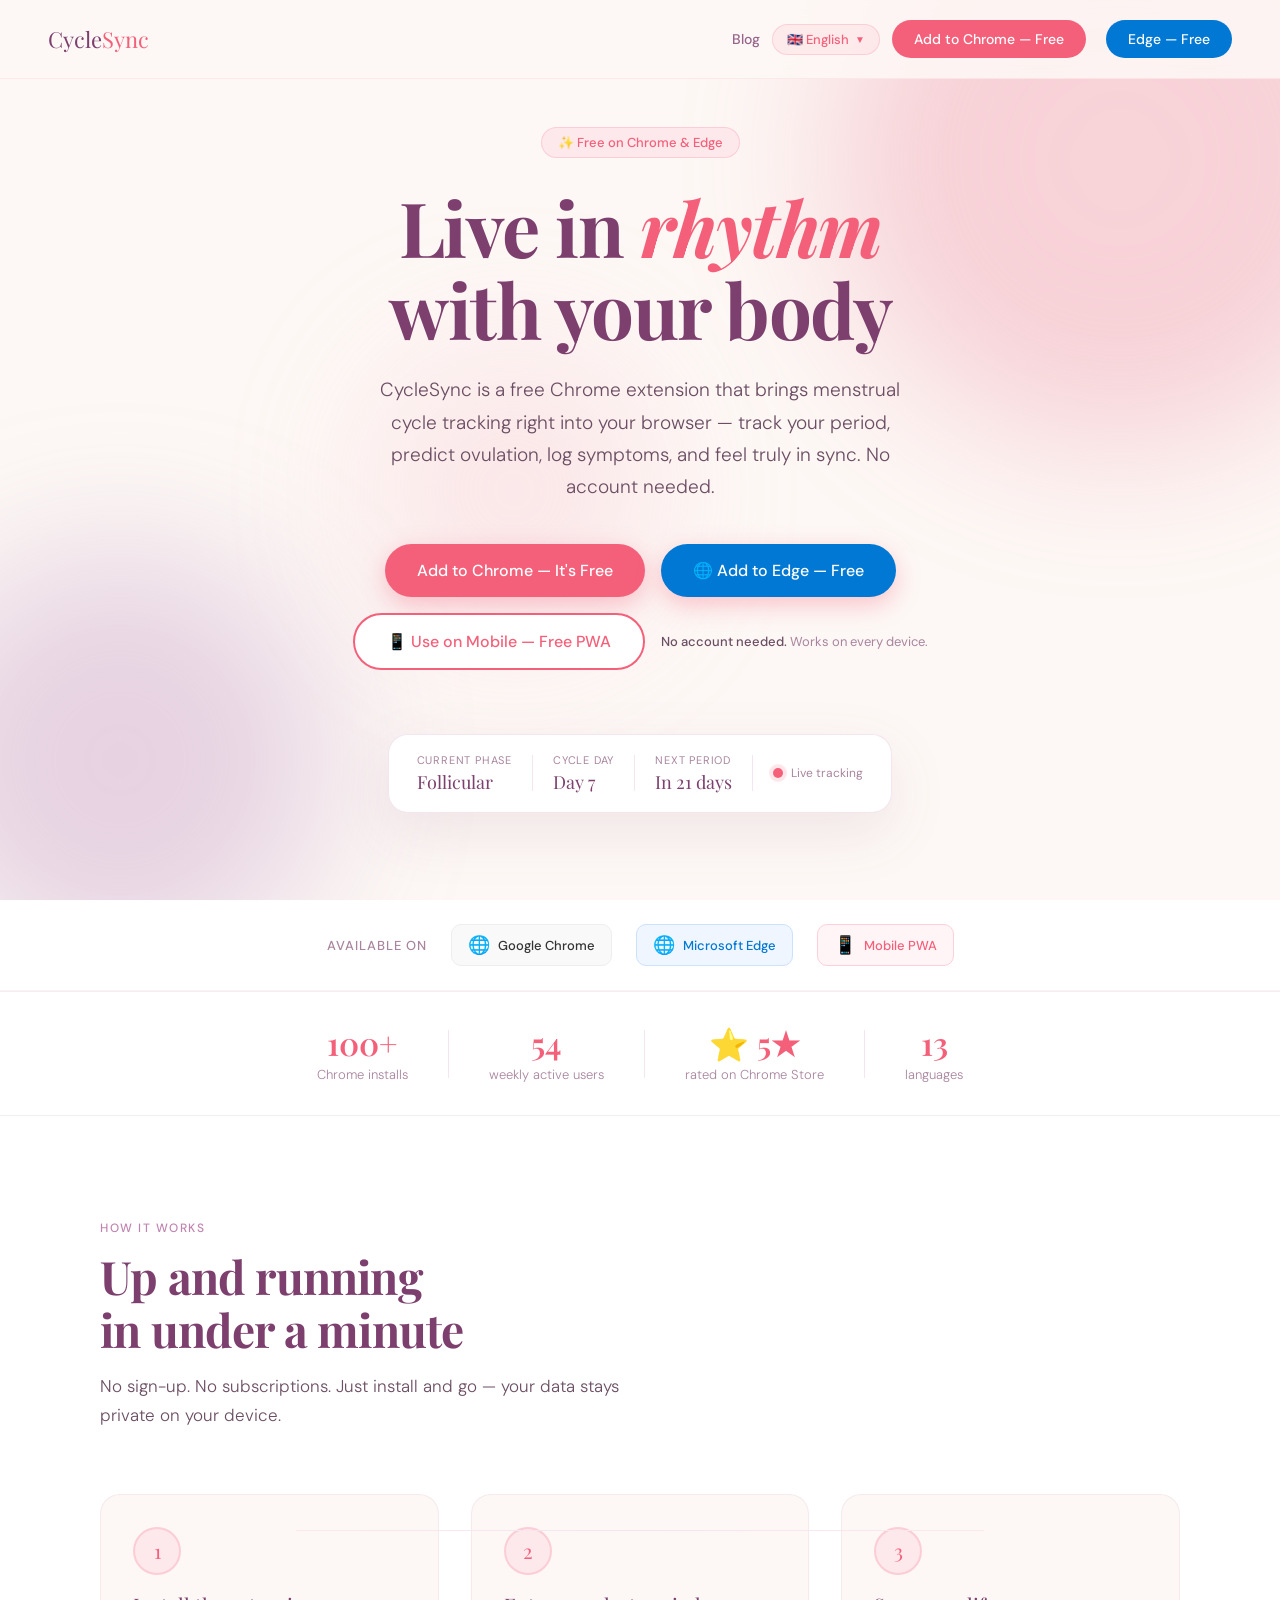
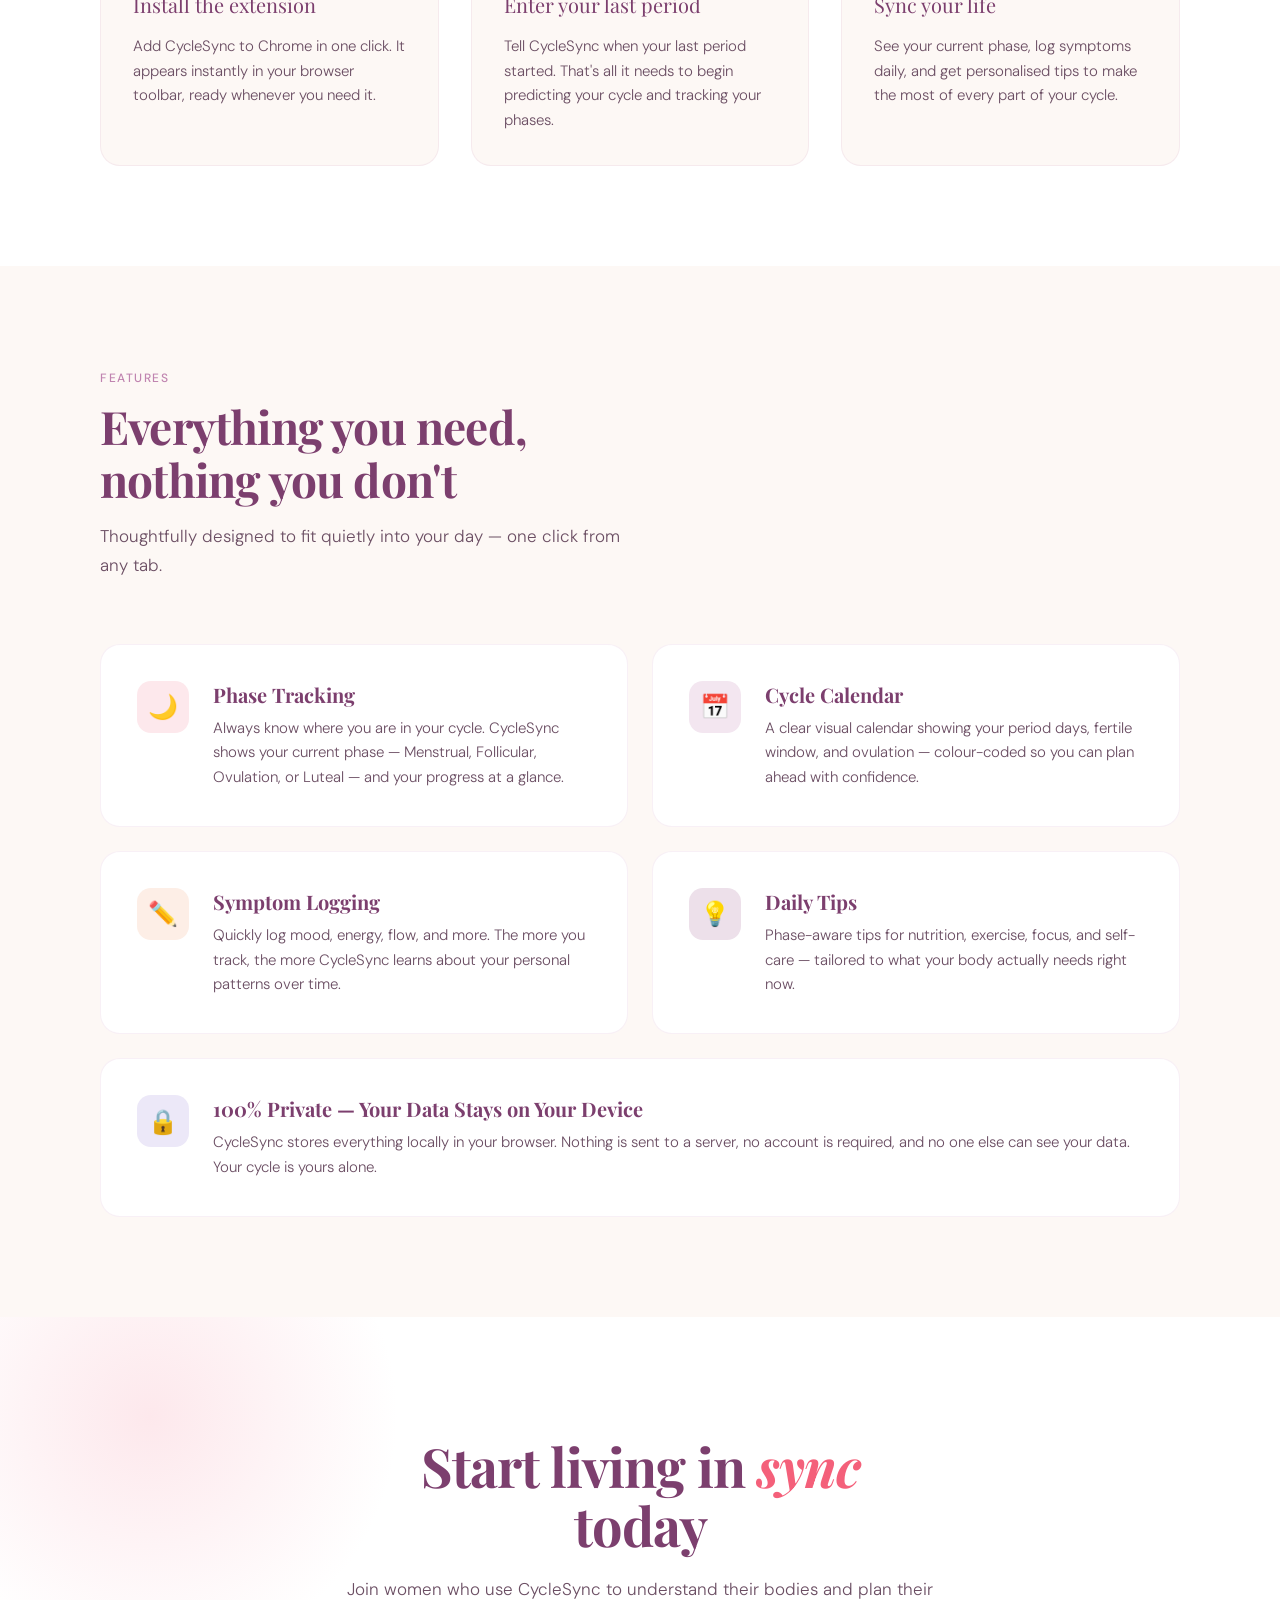
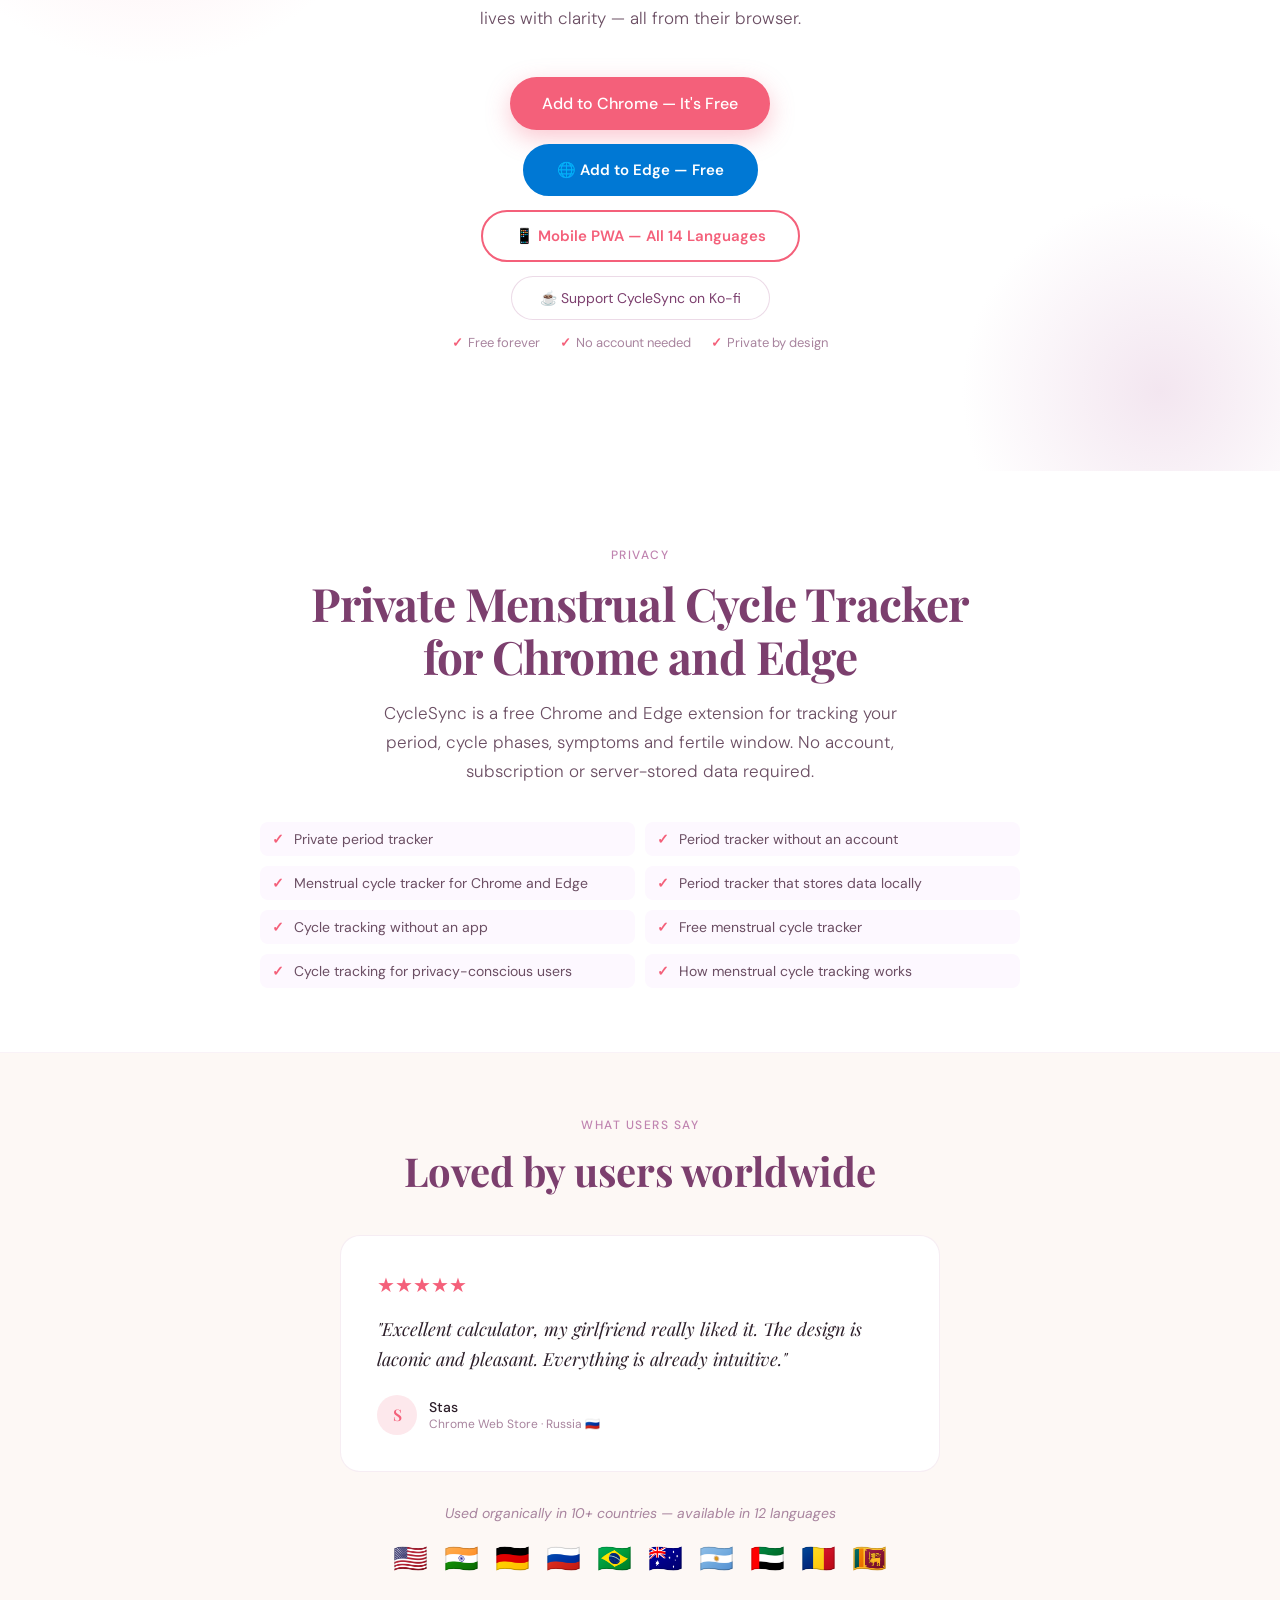
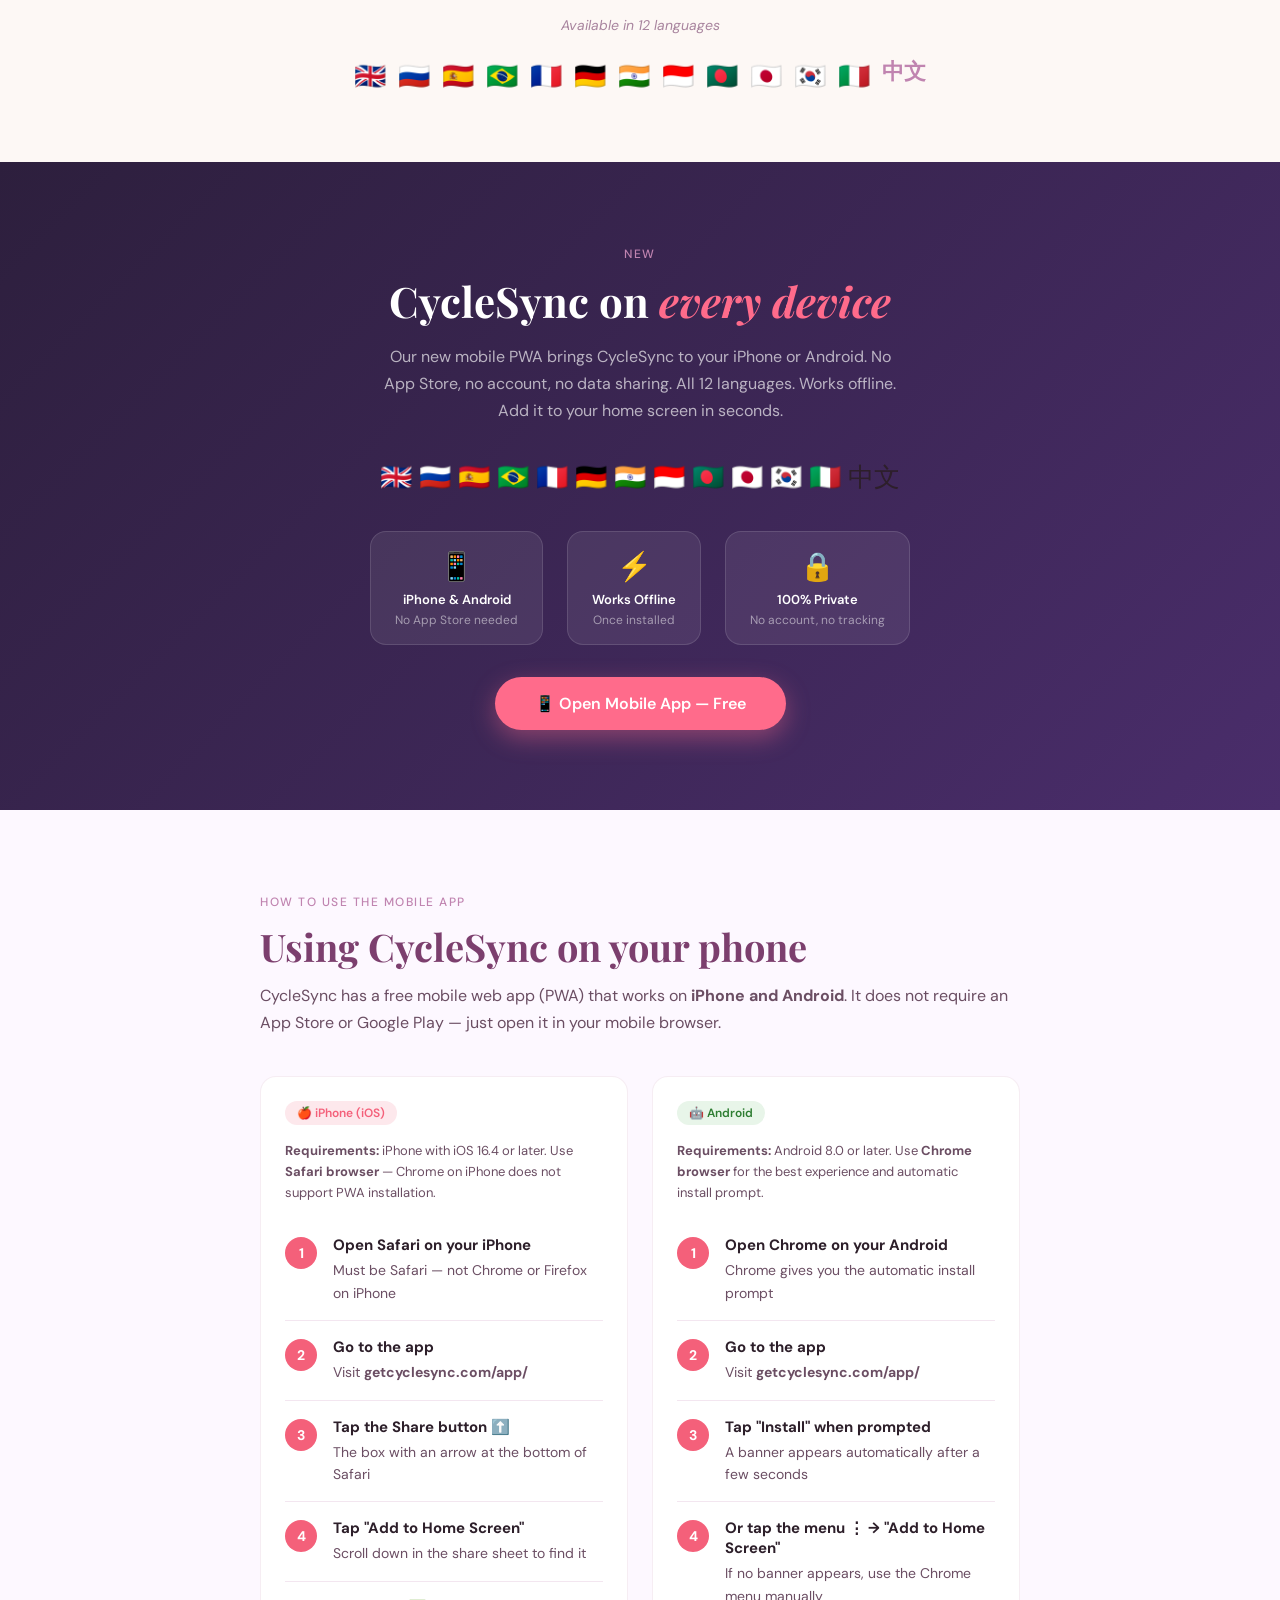
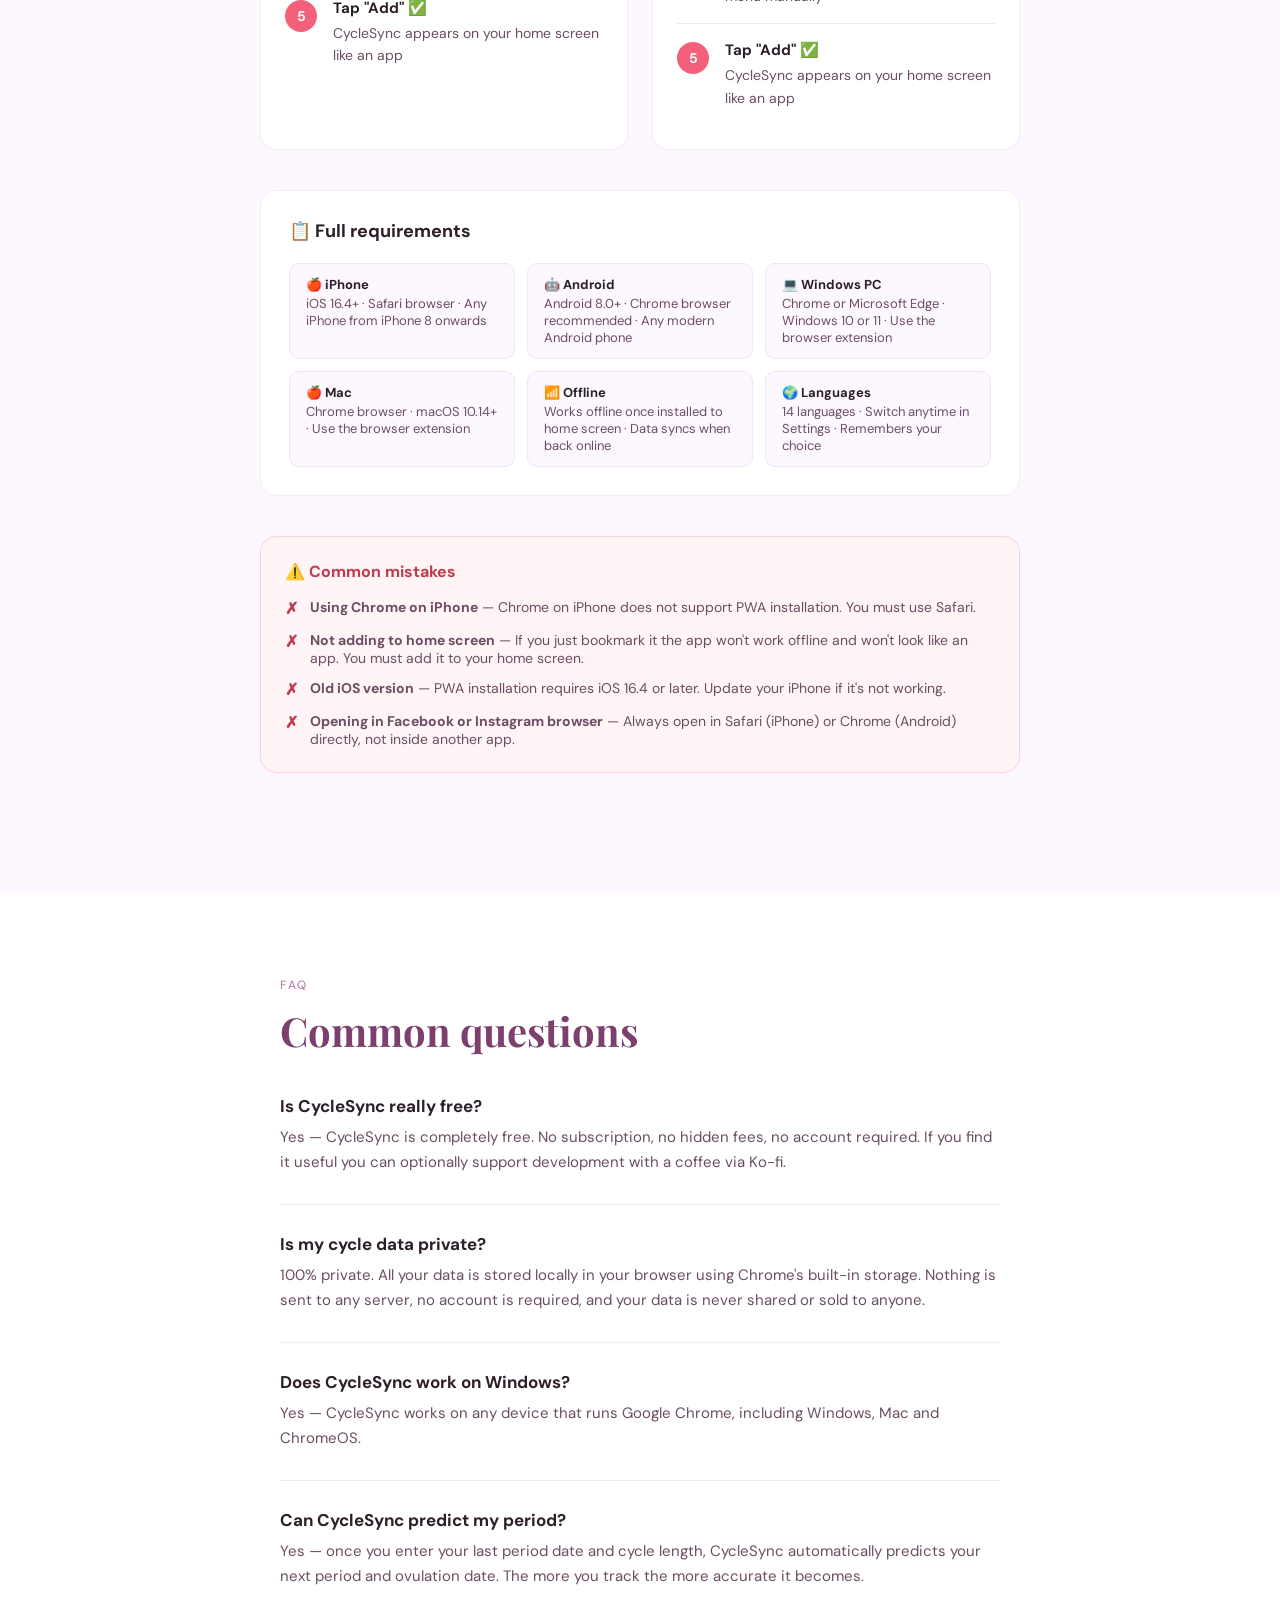
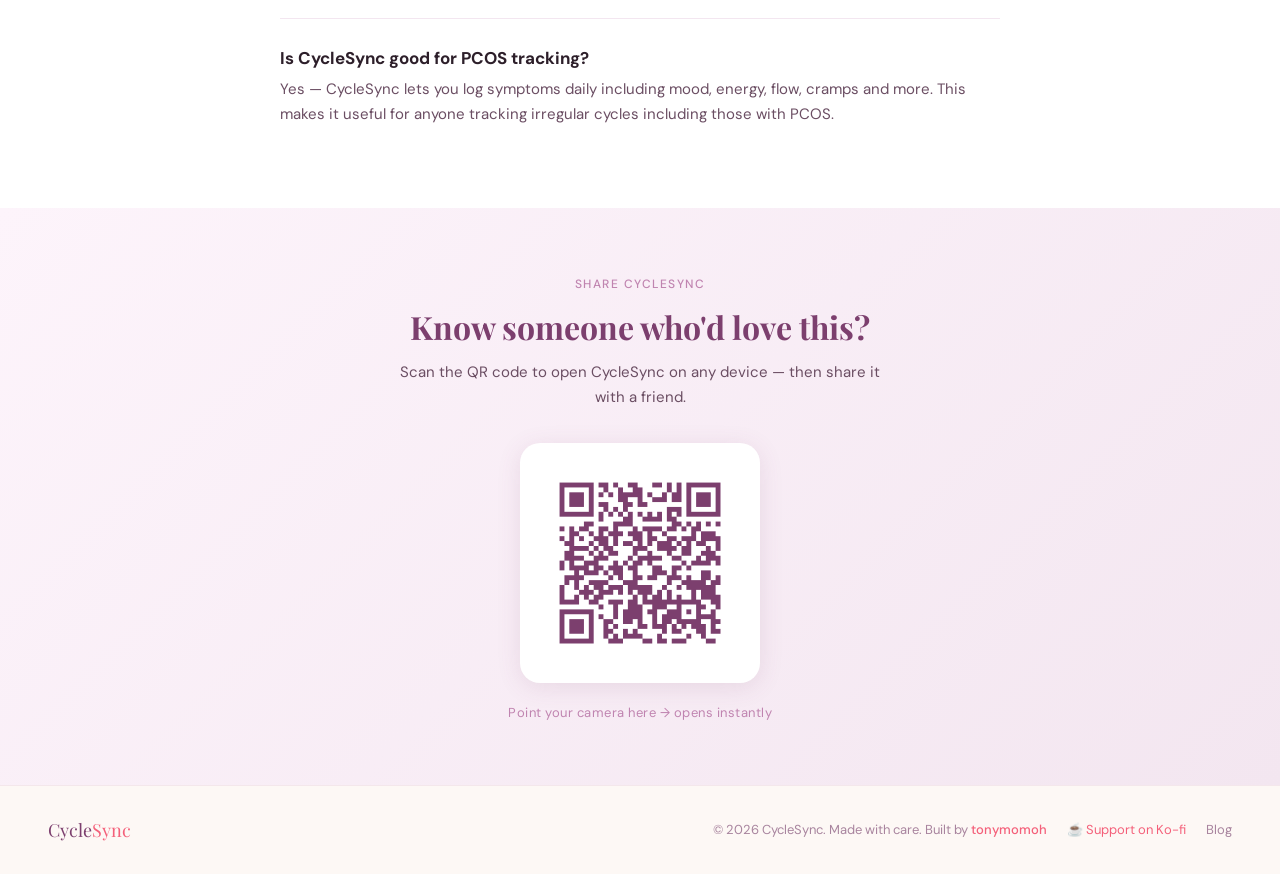
<file: index.html>
<!DOCTYPE html>
<html lang="en">
<head>
  <meta charset="UTF-8" />
  <meta name="viewport" content="width=device-width, initial-scale=1.0" />

  <!-- Primary SEO -->
  <title>CycleSync — Free Period & Cycle Tracker Chrome Extension | No Account Needed</title>
  <meta name="description" content="CycleSync is a free Chrome and Edge extension for tracking your period, cycle phases, symptoms and fertile window. No account, subscription or server-stored data required. Private period tracker that stores data locally. Available in 14 languages." />
  <meta name="keywords" content="private period tracker, period tracker without an account, menstrual cycle tracker for Chrome, period tracker that stores data locally, cycle tracking without an app, free menstrual cycle tracker, cycle tracking for privacy-conscious users, how menstrual cycle tracking works, menstrual cycle tracker Edge, period tracker Microsoft Edge, private cycle tracker browser extension, PCOS tracker no account, ovulation predictor Chrome" />
  <meta name="author" content="CycleSync" />
  <link rel="canonical" href="https://getcyclesync.com/" />

  <!-- Open Graph (Facebook, LinkedIn) -->
  <meta property="og:type" content="website" />
  <meta property="og:url" content="https://getcyclesync.com/" />
  <meta property="og:title" content="CycleSync — Free Period & Cycle Tracker Chrome Extension" />
  <meta property="og:description" content="Track your menstrual cycle privately in your browser. No account, no app, no data sharing. Free Chrome extension available in 14 languages including Simplified Chinese. Used in 10+ countries." />
  <meta property="og:image" content="https://getcyclesync.com/images/og-image.png" />

  <!-- Twitter Card -->
  <meta name="twitter:card" content="summary_large_image" />
  <meta name="twitter:title" content="CycleSync — Free Period & Cycle Tracker Chrome Extension" />
  <meta name="twitter:description" content="Private Menstrual Cycle Tracker for Chrome and Edge. No account, no server, no data sharing. Free extension in 14 languages. Period tracker that stores data locally on your device." />
  <meta name="twitter:image" content="https://getcyclesync.com/images/og-image.png" />

  <!-- Schema.org Structured Data -->
  <script type="application/ld+json">
  {
    "@context": "https://schema.org",
    "@type": "SoftwareApplication",
    "name": "CycleSync",
    "applicationCategory": "HealthApplication",
    "operatingSystem": "Chrome, Edge, Firefox",
    "description": "A free Chrome extension for menstrual cycle tracking. Track your period, predict ovulation, log symptoms and get daily tips — all privately in your browser.",
    "url": "https://getcyclesync.com/",
    "downloadUrl": "https://chromewebstore.google.com/detail/cyclesync/egmjjdfhnnbkloiijjehpkjgfeghifeb",
    "offers": {
      "@type": "Offer",
      "price": "0",
      "priceCurrency": "GBP"
    },
    "aggregateRating": {
      "@type": "AggregateRating",
      "ratingValue": "5",
      "reviewCount": "1"
    },
    "author": {
      "@type": "Person",
      "name": "CycleSync"
    }
  }
  </script>

  <!-- Robots -->
  <meta name="robots" content="index, follow" />
  <meta name="googlebot" content="index, follow, max-snippet:-1, max-image-preview:large, max-video-preview:-1" />

  <!-- Schema.org structured data -->
  <script type="application/ld+json">
  {
    "@context": "https://schema.org",
    "@type": "SoftwareApplication",
    "name": "CycleSync",
    "applicationCategory": "HealthApplication",
    "operatingSystem": "Chrome, Edge, iOS, Android",
    "description": "Private menstrual cycle tracker for Chrome and Edge. No account, no server, no data sharing. Free period tracker that stores data locally in your browser.",
    "url": "https://getcyclesync.com/",
    "downloadUrl": "https://chromewebstore.google.com/detail/cyclesync/egmjjdfhnnbkloiijjehpkjgfeghifeb",
    "offers": {
      "@type": "Offer",
      "price": "0",
      "priceCurrency": "USD"
    },
    "author": {
      "@type": "Person",
      "name": "Tony Momoh",
      "url": "https://tonymomoh.co.uk/"
    },
    "aggregateRating": {
      "@type": "AggregateRating",
      "ratingValue": "5",
      "ratingCount": "1"
    },
    "featureList": [
      "Private period tracker without an account",
      "Menstrual cycle tracker for Chrome and Edge",
      "Period tracker that stores data locally",
      "Cycle tracking without an app",
      "Free menstrual cycle tracker",
      "14 languages supported",
      "Offline capable PWA",
      "iCal calendar export"
    ]
  }
  </script>

  <link rel="preconnect" href="https://fonts.googleapis.com" />
  <link rel="preconnect" href="https://fonts.gstatic.com" crossorigin />
  <link href="https://fonts.googleapis.com/css2?family=Playfair+Display:ital,wght@0,400;0,600;1,400&family=DM+Sans:wght@300;400;500&display=swap" rel="stylesheet" />
  <style>
    :root {
      --rose: #f4607a;
      --rose-light: #fde8ec;
      --mauve: #c084b0;
      --mauve-light: #f3e6f0;
      --plum: #7c3f6e;
      --cream: #fdf8f5;
      --text: #2d1f2a;
      --text-mid: #6b4e63;
      --text-light: #a8849e;
    }
    *, *::before, *::after { box-sizing: border-box; margin: 0; padding: 0; }
    html { scroll-behavior: smooth; }
    body { font-family: 'DM Sans', sans-serif; background: var(--cream); color: var(--text); overflow-x: hidden; }

    /* NAV */
    nav {
      position: fixed; top: 0; left: 0; right: 0; z-index: 100;
      display: flex; align-items: center; justify-content: space-between;
      padding: 20px 48px;
      background: rgba(253,248,245,0.88);
      backdrop-filter: blur(12px);
      border-bottom: 1px solid rgba(244,96,122,0.1);
    }
    .nav-logo { font-family: 'Playfair Display', serif; font-size: 22px; color: var(--plum); text-decoration: none; }
    .nav-logo span { color: var(--rose); }
    .nav-cta {
      display: inline-flex; align-items: center; gap: 8px;
      background: var(--rose); color: white; text-decoration: none;
      font-size: 14px; font-weight: 500; padding: 10px 22px;
      border-radius: 100px; transition: background 0.2s, transform 0.2s;
    }
    .nav-cta:hover { background: #d44d67; transform: translateY(-1px); }

    /* HERO */
    .hero {
      min-height: 100vh; display: flex; align-items: center; justify-content: center;
      padding: 120px 48px 80px; position: relative; overflow: hidden;
    }
    .blob { position: absolute; border-radius: 50%; filter: blur(80px); opacity: 0.35; pointer-events: none; }
    .blob-1 { width: 560px; height: 560px; background: radial-gradient(circle, #f4a0b0, #e06080); top: -120px; right: -120px; animation: drift 12s ease-in-out infinite alternate; }
    .blob-2 { width: 400px; height: 400px; background: radial-gradient(circle, #d4a0cc, #9060a0); bottom: -60px; left: -80px; animation: drift 16s ease-in-out infinite alternate-reverse; }
    .blob-3 { width: 260px; height: 260px; background: radial-gradient(circle, #f9d0dc, #f4a0b0); top: 40%; left: 30%; animation: drift 10s ease-in-out infinite alternate; }
    @keyframes drift { from { transform: translate(0,0) scale(1); } to { transform: translate(30px,20px) scale(1.05); } }

    .hero-inner { max-width: 780px; text-align: center; position: relative; z-index: 1; }
    .hero-badge {
      display: inline-flex; align-items: center; gap: 6px;
      background: var(--rose-light); color: var(--rose);
      font-size: 13px; font-weight: 500; padding: 6px 16px; border-radius: 100px;
      margin-bottom: 28px; border: 1px solid rgba(244,96,122,0.2);
      animation: fadeUp 0.6s ease both;
    }
    .hero-title {
      font-family: 'Playfair Display', serif;
      font-size: clamp(44px,7vw,76px); line-height: 1.08;
      letter-spacing: -1.5px; color: var(--plum); margin-bottom: 24px;
      animation: fadeUp 0.6s 0.1s ease both;
    }
    .hero-title em { font-style: italic; color: var(--rose); }
    .hero-subtitle {
      font-size: clamp(16px,2vw,19px); font-weight: 300; color: var(--text-mid);
      line-height: 1.7; max-width: 560px; margin: 0 auto 40px;
      animation: fadeUp 0.6s 0.2s ease both;
    }
    .hero-actions {
      display: flex; align-items: center; justify-content: center; gap: 16px; flex-wrap: wrap;
      animation: fadeUp 0.6s 0.3s ease both;
    }
    .btn-primary {
      display: inline-flex; align-items: center; gap: 10px;
      background: var(--rose); color: white; text-decoration: none;
      font-size: 16px; font-weight: 500; padding: 16px 32px; border-radius: 100px;
      transition: all 0.25s; box-shadow: 0 8px 24px rgba(244,96,122,0.35);
    }
    .btn-primary:hover { background: #d44d67; transform: translateY(-2px); box-shadow: 0 12px 32px rgba(244,96,122,0.45); }
    .hero-note { font-size: 13px; color: var(--text-light); }
    .hero-note strong { color: var(--text-mid); font-weight: 500; }

    .hero-preview {
      margin-top: 64px; display: inline-flex; align-items: center; gap: 20px; flex-wrap: wrap; justify-content: center;
      background: white; border: 1px solid rgba(192,132,176,0.2); border-radius: 20px;
      padding: 18px 28px; box-shadow: 0 20px 60px rgba(124,63,110,0.1);
      animation: fadeUp 0.6s 0.4s ease both;
    }
    .preview-col { display: flex; flex-direction: column; align-items: flex-start; }
    .preview-label { font-size: 11px; color: var(--text-light); text-transform: uppercase; letter-spacing: 0.8px; margin-bottom: 3px; }
    .preview-value { font-family: 'Playfair Display', serif; font-size: 18px; color: var(--plum); }
    .preview-divider { width: 1px; height: 36px; background: var(--mauve-light); flex-shrink: 0; }
    .preview-live { display: flex; align-items: center; gap: 8px; font-size: 12px; color: var(--text-light); }
    .preview-dot { width: 10px; height: 10px; border-radius: 50%; background: var(--rose); box-shadow: 0 0 0 4px rgba(244,96,122,0.15); animation: pulse 2s ease infinite; }
    @keyframes pulse { 0%,100% { box-shadow: 0 0 0 4px rgba(244,96,122,0.15); } 50% { box-shadow: 0 0 0 8px rgba(244,96,122,0.06); } }
    @keyframes fadeUp { from { opacity: 0; transform: translateY(20px); } to { opacity: 1; transform: translateY(0); } }

    /* SHARED */
    section { position: relative; z-index: 1; }
    .section-label { display: inline-block; font-size: 12px; font-weight: 500; letter-spacing: 1.5px; text-transform: uppercase; color: var(--mauve); margin-bottom: 14px; }
    .section-title { font-family: 'Playfair Display', serif; font-size: clamp(30px,4vw,46px); line-height: 1.15; letter-spacing: -0.8px; color: var(--plum); margin-bottom: 16px; }
    .section-subtitle { font-size: 17px; font-weight: 300; color: var(--text-mid); line-height: 1.7; max-width: 520px; }

    /* TRUST BAR */
    .trust-bar {
      background: white;
      border-top: 1px solid rgba(192,132,176,0.15);
      border-bottom: 1px solid rgba(192,132,176,0.15);
      padding: 32px 48px;
    }
    .trust-bar-inner {
      max-width: 1080px; margin: 0 auto;
      display: flex; justify-content: center; align-items: center;
      flex-wrap: wrap; gap: 0;
    }
    .trust-stat {
      display: flex; flex-direction: column; align-items: center;
      padding: 0 40px;
    }
    .trust-number {
      font-family: 'Playfair Display', serif;
      font-size: 32px; font-weight: 600;
      color: var(--rose); line-height: 1.2;
    }
    .trust-label {
      font-size: 13px; font-weight: 300;
      color: var(--text-light); margin-top: 4px; text-align: center;
    }
    .trust-divider {
      width: 1px; height: 48px;
      background: rgba(192,132,176,0.2);
    }
    @media (max-width: 768px) {
      .trust-bar { padding: 28px 24px; }
      .trust-divider { display: none; }
      .trust-bar-inner { gap: 24px; }
      .trust-stat { padding: 0 16px; }
      .trust-number { font-size: 26px; }
    }

    /* HOW IT WORKS */
    .how { padding: 100px 48px; background: white; }
    .how-inner { max-width: 1080px; margin: 0 auto; }
    .how-header { margin-bottom: 64px; }
    .steps { display: grid; grid-template-columns: repeat(3,1fr); gap: 32px; position: relative; }
    .steps::before {
      content: ''; position: absolute; top: 36px;
      left: calc(16.66% + 16px); right: calc(16.66% + 16px); height: 1px;
      background: linear-gradient(to right, var(--rose-light), var(--mauve-light), var(--rose-light));
    }
    .step {
      display: flex; flex-direction: column; align-items: flex-start; gap: 16px;
      padding: 32px; border-radius: 20px; background: var(--cream);
      border: 1px solid rgba(192,132,176,0.12); transition: transform 0.25s, box-shadow 0.25s;
    }
    .step:hover { transform: translateY(-4px); box-shadow: 0 16px 40px rgba(124,63,110,0.1); }
    .step-number {
      width: 48px; height: 48px; border-radius: 50%;
      background: var(--rose-light); color: var(--rose);
      font-family: 'Playfair Display', serif; font-size: 20px;
      display: flex; align-items: center; justify-content: center;
      border: 2px solid rgba(244,96,122,0.2); flex-shrink: 0;
    }
    .step-title { font-family: 'Playfair Display', serif; font-size: 20px; color: var(--plum); }
    .step-desc { font-size: 15px; font-weight: 300; color: var(--text-mid); line-height: 1.65; }

    /* FEATURES */
    .features { padding: 100px 48px; background: var(--cream); }
    .features-inner { max-width: 1080px; margin: 0 auto; }
    .features-header { margin-bottom: 64px; }
    .features-grid { display: grid; grid-template-columns: repeat(2,1fr); gap: 24px; }
    .feature-card {
      background: white; border-radius: 20px; padding: 36px;
      border: 1px solid rgba(192,132,176,0.12);
      display: flex; gap: 24px; align-items: flex-start;
      transition: transform 0.25s, box-shadow 0.25s;
    }
    .feature-card:hover { transform: translateY(-3px); box-shadow: 0 16px 40px rgba(124,63,110,0.08); }
    .feature-card.wide { grid-column: span 2; }
    .feature-icon { width: 52px; height: 52px; border-radius: 14px; display: flex; align-items: center; justify-content: center; font-size: 24px; flex-shrink: 0; }
    .icon-rose  { background: var(--rose-light); }
    .icon-mauve { background: var(--mauve-light); }
    .icon-plum  { background: #ede0ea; }
    .icon-peach { background: #fdeee6; }
    .icon-lilac { background: #ece8f8; }
    .feature-title { font-family: 'Playfair Display', serif; font-size: 20px; color: var(--plum); margin-bottom: 8px; }
    .feature-desc { font-size: 15px; font-weight: 300; color: var(--text-mid); line-height: 1.65; }

    /* CTA */
    .cta { padding: 120px 48px; text-align: center; background: white; position: relative; overflow: hidden; }
    .cta-blob-1 { position: absolute; width: 500px; height: 500px; background: radial-gradient(circle, #fde8ec, transparent 70%); top: -150px; left: -100px; border-radius: 50%; pointer-events: none; }
    .cta-blob-2 { position: absolute; width: 400px; height: 400px; background: radial-gradient(circle, #f3e6f0, transparent 70%); bottom: -120px; right: -80px; border-radius: 50%; pointer-events: none; }
    .cta-inner { max-width: 620px; margin: 0 auto; position: relative; z-index: 1; }
    .cta-title { font-family: 'Playfair Display', serif; font-size: clamp(34px,5vw,54px); line-height: 1.1; letter-spacing: -1px; color: var(--plum); margin-bottom: 20px; }
    .cta-title em { font-style: italic; color: var(--rose); }
    .cta-subtitle { font-size: 17px; font-weight: 300; color: var(--text-mid); line-height: 1.7; margin-bottom: 44px; }
    .cta-actions { display: flex; flex-direction: column; align-items: center; gap: 14px; }
    .cta-perks { display: flex; align-items: center; gap: 20px; flex-wrap: wrap; justify-content: center; font-size: 13px; color: var(--text-light); }
    .perk { display: flex; align-items: center; gap: 5px; }
    .perk-check { color: var(--rose); font-weight: 700; }

    /* FOOTER */
    footer {
      padding: 32px 48px; background: var(--cream);
      border-top: 1px solid rgba(192,132,176,0.15);
      display: flex; align-items: center; justify-content: space-between; flex-wrap: wrap; gap: 16px;
    }
    .footer-logo { font-family: 'Playfair Display', serif; font-size: 18px; color: var(--plum); text-decoration: none; }
    .footer-logo span { color: var(--rose); }
    .footer-note { font-size: 13px; color: var(--text-light); }

    /* RESPONSIVE */
    @media (max-width: 768px) {
      nav { padding: 16px 24px; }
      .hero { padding: 100px 24px 60px; }
      .how, .features, .cta { padding: 72px 24px; }
      .steps { grid-template-columns: 1fr; }
      .steps::before { display: none; }
      .features-grid { grid-template-columns: 1fr; }
      .feature-card.wide { grid-column: span 1; }
      footer { padding: 24px; flex-direction: column; text-align: center; }
    }
  </style>

<style>
/* Language Switcher */
.lang-switcher {
  position: relative;
  display: inline-block;
}
.lang-btn-top {
  background: rgba(244,96,122,0.08);
  border: 1px solid rgba(244,96,122,0.2);
  border-radius: 20px;
  padding: 6px 14px;
  font-size: 13px;
  color: #f4607a;
  cursor: pointer;
  font-family: inherit;
  font-weight: 500;
  display: flex;
  align-items: center;
  gap: 6px;
  transition: all 0.2s;
}
.lang-btn-top:hover { background: rgba(244,96,122,0.15); }
.lang-dropdown {
  display: none;
  position: absolute;
  top: calc(100% + 8px);
  right: 0;
  background: white;
  border: 1px solid rgba(192,132,176,0.2);
  border-radius: 14px;
  box-shadow: 0 8px 32px rgba(45,31,61,0.12);
  z-index: 1000;
  min-width: 220px;
  padding: 8px;
  display: none;
}
.lang-dropdown.open { display: block; }
.lang-option {
  display: flex;
  align-items: center;
  gap: 10px;
  padding: 8px 12px;
  border-radius: 8px;
  cursor: pointer;
  font-size: 13px;
  color: #2d1f2a;
  transition: background 0.15s;
  border: none;
  background: none;
  width: 100%;
  text-align: left;
  font-family: inherit;
}
.lang-option:hover { background: #fdf0f3; }
.lang-option.active { background: #fde8ec; color: #f4607a; font-weight: 500; }
.lang-flag { font-size: 18px; }
.pwa-em { color: #FF6B8B; font-style: italic; }
/* PWA Guide */
.pwa-step {
  display: flex;
  gap: 16px;
  align-items: flex-start;
  padding: 16px 0;
  border-bottom: 1px solid #f3e6f0;
}
.pwa-step:last-child { border-bottom: none; }
.pwa-step-num {
  width: 32px;
  height: 32px;
  border-radius: 50%;
  background: #f4607a;
  color: white;
  display: flex;
  align-items: center;
  justify-content: center;
  font-weight: 700;
  font-size: 14px;
  flex-shrink: 0;
  margin-top: 2px;
}
.pwa-step-content h4 { font-size: 15px; color: #2d1f2a; margin-bottom: 4px; }
.pwa-step-content p { font-size: 14px; color: #6b4e63; line-height: 1.6; margin: 0; }
.device-card {
  background: white;
  border-radius: 16px;
  padding: 24px;
  border: 1px solid rgba(192,132,176,0.15);
}
.device-badge {
  display: inline-flex;
  align-items: center;
  gap: 6px;
  background: #fde8ec;
  color: #f4607a;
  padding: 4px 12px;
  border-radius: 20px;
  font-size: 12px;
  font-weight: 600;
  margin-bottom: 16px;
}
.req-grid {
  display: grid;
  grid-template-columns: repeat(auto-fit, minmax(200px, 1fr));
  gap: 12px;
  margin-top: 16px;
}
.req-item {
  background: #fdf8ff;
  border: 1px solid #f0e4f5;
  border-radius: 10px;
  padding: 12px 16px;
  font-size: 13px;
}
.req-item strong { color: #2d1f2a; display: block; margin-bottom: 2px; }
.req-item span { color: #6b4e63; }
</style>

<script>
// ===== WEBSITE TRANSLATIONS =====
const SITE_TRANSLATIONS = {
  en: {
    flag: '🇬🇧', name: 'English',
    heroBadge: '✨ Free on Chrome & Edge',
    heroTitle: 'Live in <em>rhythm</em><br/>with your body',
    heroSub: 'CycleSync is a free Chrome extension that brings menstrual cycle tracking right into your browser — track your period, predict ovulation, log symptoms, and feel truly in sync. No account needed.',
    heroNote: 'No account needed.', heroNoteText: 'Works on every device.',
    addChrome: "Add to Chrome — It's Free", useMobile: '📱 Use on Mobile — Free PWA',
    trustInstalls: 'Chrome installs', trustUsers: 'weekly active users',
    trustRated: 'rated on Chrome Store', trustLangs: 'languages',
    howLabel: 'How it works', howTitle: 'Up and running<br/>in under a minute',
    howSub: 'No sign-up. No subscriptions. Just install and go — your data stays private on your device.',
    step1Title: 'Install the extension', step1Desc: 'Add CycleSync to Chrome in one click. It appears instantly in your browser toolbar, ready whenever you need it.',
    step2Title: 'Enter your last period', step2Desc: "Tell CycleSync when your last period started. That's all it needs to begin predicting your cycle and tracking your phases.",
    step3Title: 'Sync your life', step3Desc: 'See your current phase, log symptoms daily, and get personalised tips to make the most of every part of your cycle.',
    featLabel: 'Features', featTitle: "Everything you need,<br/>nothing you don't",
    featSub: 'Thoughtfully designed to fit quietly into your day — one click from any tab.',
    feat1Title: 'Phase Tracking', feat1Desc: 'Always know where you are in your cycle. CycleSync shows your current phase — Menstrual, Follicular, Ovulation, or Luteal — and your progress at a glance.',
    feat2Title: 'Cycle Calendar', feat2Desc: 'A clear visual calendar showing your period days, fertile window, and ovulation — colour-coded so you can plan ahead with confidence.',
    feat3Title: 'Symptom Logging', feat3Desc: 'Quickly log mood, energy, flow, and more. The more you track, the more CycleSync learns about your personal patterns over time.',
    feat4Title: 'Daily Tips', feat4Desc: 'Phase-aware tips for nutrition, exercise, focus, and self-care — tailored to what your body actually needs right now.',
    feat5Title: '100% Private — Your Data Stays on Your Device', feat5Desc: 'CycleSync stores everything locally in your browser. Nothing is sent to a server, no account is required, and no one else can see your data. Your cycle is yours alone.',
    ctaTitle: 'Start living in <em>sync</em><br/>today', ctaSub: 'Join women who use CycleSync to understand their bodies and plan their lives with clarity — all from their browser.',
    faqTitle: 'Common questions', footerNote: '© 2026 CycleSync. Made with care.',
    pwaLabel: 'New',
    pwaTitle: 'CycleSync on <em class="pwa-em">every device</em>',
    pwaDesc: 'Our new mobile PWA brings CycleSync to your iPhone or Android. No App Store, no account, no data sharing. All 14 languages. Works offline. Add it to your home screen in seconds.',
    pwaCard1: 'iPhone & Android',
    pwaCard1Sub: 'No App Store needed',
    pwaCard2: 'Works Offline',
    pwaCard2Sub: 'Once installed',
    pwaCard3: '100% Private',
    pwaCard3Sub: 'No account, no tracking',
    pwaBtn: '📱 Open Mobile App — Free',
    guideLabel: 'How to use the mobile app',
    guideTitle: 'Using CycleSync on your phone',
    guideDesc: 'CycleSync has a free mobile web app (PWA) that works on iPhone and Android. It does not require an App Store or Google Play — just open it in your mobile browser.',
    ios1: 'Open Safari on your iPhone',
    ios1d: 'Must be Safari — not Chrome or Firefox on iPhone',
    ios2: 'Go to the app',
    ios2d: 'Visit getcyclesync.com/app/',
    ios3: 'Tap the Share button ⬆️',
    ios3d: 'The box with an arrow at the bottom of Safari',
    ios4: "Tap “Add to Home Screen”",
    ios4d: 'Scroll down in the share sheet to find it',
    and1: 'Open Chrome on your Android',
    and1d: 'Chrome gives you the automatic install prompt',
    and3: "Tap “Install” when prompted",
    and3d: 'A banner appears automatically after a few seconds',
    and4: "Or tap the menu ⋮ → “Add to Home Screen”",
    and4d: 'If no banner appears, use the Chrome menu manually',
    reqTitle: '📋 Full requirements',
    mistakesTitle: '⚠️ Common mistakes',
    reviewLabel: 'What users say',
    reviewTitle: 'Loved by users worldwide',
    faq1q: 'Is CycleSync really free?',
    faq1a: 'Yes — CycleSync is completely free. No subscription, no hidden fees, no account required.',
    faq2q: 'Is my cycle data private?',
    faq2a: '100% private. All your data is stored locally in your browser. Nothing is sent to any server, no account is required, and your data is never shared or sold.',
    faq3q: 'Does CycleSync work on Windows?',
    faq3a: 'Yes — CycleSync works on any device that runs Google Chrome or Microsoft Edge, including Windows, Mac and ChromeOS.',
    faq4q: 'Can CycleSync predict my period?',
    faq5q: 'Is CycleSync good for PCOS tracking?',
    footerKofi: '☕ Support on Ko-fi',
    iosReq: 'Requirements: iPhone with iOS 16.4 or later. Use Safari browser — Chrome on iPhone does not support PWA installation.',
    andReq: 'Requirements: Android 8.0 or later. Use Chrome browser for the best experience and automatic install prompt.',
    reqIphone: 'iOS 16.4+ · Safari browser · Any iPhone from iPhone 8 onwards',
    reqAndroid: 'Android 8.0+ · Chrome browser recommended · Any modern Android phone',
    reqWindows: 'Chrome or Microsoft Edge · Windows 10 or 11 · Use the browser extension',
    reqMac: 'Chrome browser · macOS 10.14+ · Use the browser extension',
    reqOffline: 'Works offline once installed to home screen · Data syncs when back online',
    reqLangs: '14 languages · Switch anytime in Settings · Remembers your choice',
    m1t: 'Using Chrome on iPhone',
    m1d: 'Chrome on iPhone does not support PWA installation. You must use Safari.',
    m2t: 'Not adding to home screen',
    m2d: 'If you just bookmark it the app won’t work offline and won’t look like an app. You must add it to your home screen.',
    m3t: 'Old iOS version',
    m3d: 'PWA installation requires iOS 16.4 or later. Update your iPhone if it’s not working.',
    m4t: 'Opening in Facebook or Instagram browser',
    m4d: 'Always open in Safari (iPhone) or Chrome (Android) directly, not inside another app.',
    faq4a: 'Yes — once you enter your last period date and cycle length, CycleSync automatically predicts your next period and ovulation date. The more you track the more accurate it becomes.',
    faq5a: 'Yes — CycleSync lets you log symptoms daily including mood, energy, flow, cramps and more. This makes it useful for anyone tracking irregular cycles including those with PCOS.',
    ios5: 'Tap "Add" ✅',
    ios5d: 'CycleSync appears on your home screen like an app',
    and5: 'Tap "Add" ✅',
    and5d: 'CycleSync appears on your home screen like an app',
    seoLabel: 'Privacy',
    seoTitle: 'Private Menstrual Cycle Tracker<br/>for Chrome and Edge',
    seoSub: 'CycleSync is a free Chrome and Edge extension for tracking your period, cycle phases, symptoms and fertile window. No account, subscription or server-stored data required.',
    seoF1: 'Private period tracker',
    seoF2: 'Period tracker without an account',
    seoF3: 'Menstrual cycle tracker for Chrome and Edge',
    seoF4: 'Period tracker that stores data locally',
    seoF5: 'Cycle tracking without an app',
    seoF6: 'Free menstrual cycle tracker',
    seoF7: 'Cycle tracking for privacy-conscious users',
    seoF8: 'How menstrual cycle tracking works'
  },
  ru: {
    flag: '🇷🇺', name: 'Русский',
    heroBadge: '✨ Бесплатно для Chrome и Edge',
    heroTitle: 'Живите в <em>ритме</em><br/>своего тела',
    heroSub: 'CycleSync — бесплатное расширение Chrome для отслеживания менструального цикла прямо в браузере. Без аккаунта. Без передачи данных.',
    heroNote: 'Аккаунт не нужен.', heroNoteText: 'Работает на любом устройстве.',
    addChrome: 'Добавить в Chrome — Бесплатно', useMobile: '📱 Мобильная версия — Бесплатно',
    trustInstalls: 'установок Chrome', trustUsers: 'активных пользователей в неделю',
    trustRated: 'рейтинг в Chrome Store', trustLangs: 'языков',
    howLabel: 'Как это работает', howTitle: 'Готово<br/>за одну минуту',
    howSub: 'Без регистрации. Без подписки. Просто установите — ваши данные остаются приватными.',
    step1Title: 'Установите расширение', step1Desc: 'Добавьте CycleSync в Chrome одним кликом. Он сразу появится в панели браузера.',
    step2Title: 'Введите дату последних месячных', step2Desc: 'Укажите, когда начались последние месячные. Это всё, что нужно для начала отслеживания цикла.',
    step3Title: 'Синхронизируйте свою жизнь', step3Desc: 'Узнайте текущую фазу, ведите дневник симптомов и получайте персональные советы.',
    featLabel: 'Возможности', featTitle: 'Всё необходимое,<br/>ничего лишнего',
    featSub: 'Разработано так, чтобы ненавязчиво вписаться в ваш день — один клик из любой вкладки.',
    feat1Title: 'Отслеживание фаз', feat1Desc: 'Всегда знайте, в какой фазе цикла вы находитесь — Менструальная, Фолликулярная, Овуляция или Лютеиновая.',
    feat2Title: 'Календарь цикла', feat2Desc: 'Наглядный календарь с днями менструации, фертильным окном и овуляцией — цветовая кодировка для удобства планирования.',
    feat3Title: 'Ведение дневника симптомов', feat3Desc: 'Быстро отмечайте настроение, энергию, выделения и многое другое. Чем больше вы отслеживаете, тем точнее прогнозы.',
    feat4Title: 'Ежедневные советы', feat4Desc: 'Советы по питанию, упражнениям, концентрации и уходу за собой — адаптированные к вашей текущей фазе.',
    feat5Title: '100% конфиденциально — ваши данные остаются на устройстве', feat5Desc: 'CycleSync хранит всё локально в вашем браузере. Ничего не отправляется на сервер, аккаунт не нужен.',
    ctaTitle: 'Начните жить<br/>в <em>синхронизации</em>', ctaSub: 'Присоединяйтесь к женщинам, которые используют CycleSync для понимания своего тела.',
    faqTitle: 'Частые вопросы', footerNote: '© 2026 CycleSync. Сделано с заботой.',
    pwaLabel: 'Новое',
    pwaTitle: 'CycleSync on <em class="pwa-em">every device</em>',
    pwaDesc: 'Наше новое мобильное приложение PWA доступно на iPhone и Android. Без App Store, без аккаунта, без передачи данных. 14 языков. Работает офлайн.',
    pwaCard1: 'iPhone и Android',
    pwaCard1Sub: 'App Store не нужен',
    pwaCard2: 'Работает офлайн',
    pwaCard2Sub: 'После установки',
    pwaCard3: '100% конфиденциально',
    pwaCard3Sub: 'Без аккаунта и слежки',
    pwaBtn: '📱 Открыть мобильное приложение — Бесплатно',
    guideLabel: 'Как использовать мобильное приложение',
    guideTitle: 'CycleSync на вашем телефоне',
    guideDesc: 'CycleSync — бесплатное мобильное веб-приложение (PWA) для iPhone и Android. Не требует App Store или Google Play.',
    ios1: 'Откройте Safari на iPhone',
    ios1d: 'Только Safari — не Chrome и не Firefox на iPhone',
    ios2: 'Перейдите в приложение',
    ios2d: 'Посетите getcyclesync.com/app/',
    ios3: 'Нажмите кнопку «Поделиться» ⬆️',
    ios3d: 'Кнопка со стрелкой внизу Safari',
    ios4: 'Нажмите «На экран «Домой»',
    ios4d: 'Прокрутите вниз в меню «Поделиться»',
    and1: 'Откройте Chrome на Android',
    and1d: 'Chrome покажет автоматический запрос установки',
    and3: 'Нажмите «Установить»',
    and3d: 'Баннер появится автоматически через несколько секунд',
    and4: 'Или меню ⋮ → «Добавить на главный экран»',
    and4d: 'Если баннер не появился, используйте меню Chrome',
    reqTitle: '📋 Требования',
    mistakesTitle: '⚠️ Частые ошибки',
    reviewLabel: 'Отзывы пользователей',
    reviewTitle: 'Любимое приложение по всему миру',
    faq1q: 'CycleSync действительно бесплатный?',
    faq1a: 'Да — CycleSync полностью бесплатен. Без подписки, без скрытых платежей, без аккаунта.',
    faq2q: 'Мои данные о цикле приватны?',
    faq2a: '100% приватно. Все данные хранятся локально в вашем браузере. Ничего не отправляется на сервер.',
    faq3q: 'CycleSync работает на Windows?',
    faq3a: 'Да — CycleSync работает на любом устройстве с Google Chrome или Microsoft Edge, включая Windows, Mac и ChromeOS.',
    faq4q: 'CycleSync может предсказать месячные?',
    faq5q: 'CycleSync подходит для отслеживания СПКЯ?',
    footerKofi: '☕ Поддержать на Ko-fi',
    iosReq: 'Требования: iPhone с iOS 16.4 или выше. Используйте браузер Safari — Chrome на iPhone не поддерживает установку PWA.',
    andReq: 'Требования: Android 8.0 или выше. Рекомендуется Chrome для автоматического запроса установки.',
    reqIphone: 'iOS 16.4+ · Браузер Safari · Любой iPhone начиная с iPhone 8',
    reqAndroid: 'Android 8.0+ · Рекомендуется Chrome · Любой современный Android',
    reqWindows: 'Chrome или Microsoft Edge · Windows 10 или 11 · Используйте расширение браузера',
    reqMac: 'Браузер Chrome · macOS 10.14+ · Используйте расширение браузера',
    reqOffline: 'Работает офлайн после установки на главный экран · Данные синхронизируются при подключении',
    reqLangs: '14 языков · Переключайте в любое время в Настройках · Запоминает ваш выбор',
    m1t: 'Использование Chrome на iPhone',
    m1d: 'Chrome на iPhone не поддерживает установку PWA. Необходимо использовать Safari.',
    m2t: 'Не добавляете на главный экран',
    m2d: 'Если просто добавить в закладки, приложение не будет работать офлайн. Необходимо добавить на главный экран.',
    m3t: 'Старая версия iOS',
    m3d: 'Для установки PWA требуется iOS 16.4 или выше. Обновите iPhone если не работает.',
    m4t: 'Открытие во встроенном браузере Facebook или Instagram',
    m4d: 'Всегда открывайте напрямую в Safari (iPhone) или Chrome (Android), не внутри другого приложения.',
    faq4a: 'Да — как только вы введёте дату последних месячных и длину цикла, CycleSync автоматически предскажет следующие месячные и овуляцию. Чем больше вы отслеживаете, тем точнее прогноз.',
    faq5a: 'Да — CycleSync позволяет ежедневно записывать симптомы: настроение, энергию, выделения, спазмы и многое другое. Это полезно для всех, кто отслеживает нерегулярные циклы, включая СПКЯ.',
    ios5: 'Нажмите «Добавить» ✅',
    ios5d: 'CycleSync появится на главном экране как приложение',
    and5: 'Нажмите «Добавить» ✅',
    and5d: 'CycleSync появится на главном экране как приложение',
    seoLabel: 'Конфиденциальность',
    seoTitle: 'Приватный трекер цикла<br/>для Chrome и Edge',
    seoSub: 'CycleSync — бесплатное расширение для Chrome и Edge для отслеживания цикла, фаз, симптомов и окна овуляции. Без аккаунта, подписки и хранения данных на серверах.',
    seoF1: 'Приватный трекер месячных',
    seoF2: 'Без регистрации аккаунта',
    seoF3: 'Трекер цикла для Chrome и Edge',
    seoF4: 'Данные хранятся локально',
    seoF5: 'Отслеживание без приложения',
    seoF6: 'Бесплатный трекер цикла',
    seoF7: 'Для пользователей, ценящих конфиденциальность',
    seoF8: 'Как работает отслеживание цикла'
  },
  es: {
    flag: '🇪🇸', name: 'Español',
    heroBadge: '✨ Extensión gratuita de Chrome',
    heroTitle: 'Vive en <em>ritmo</em><br/>con tu cuerpo',
    heroSub: 'CycleSync es una extensión gratuita de Chrome que lleva el seguimiento del ciclo menstrual directamente a tu navegador. Sin cuenta. Sin compartir datos.',
    heroNote: 'Sin cuenta necesaria.', heroNoteText: 'Funciona en cualquier dispositivo.',
    addChrome: 'Añadir a Chrome — Gratis', useMobile: '📱 Usar en Móvil — PWA Gratis',
    trustInstalls: 'instalaciones en Chrome', trustUsers: 'usuarias activas semanales',
    trustRated: 'valorado en Chrome Store', trustLangs: 'idiomas',
    howLabel: 'Cómo funciona', howTitle: 'Listo<br/>en menos de un minuto',
    howSub: 'Sin registro. Sin suscripciones. Solo instala — tus datos se quedan en tu dispositivo.',
    step1Title: 'Instala la extensión', step1Desc: 'Añade CycleSync a Chrome con un clic. Aparece instantáneamente en tu barra del navegador.',
    step2Title: 'Introduce tu última menstruación', step2Desc: 'Dile a CycleSync cuándo comenzó tu última menstruación. Es todo lo que necesita para empezar.',
    step3Title: 'Sincroniza tu vida', step3Desc: 'Ve tu fase actual, registra síntomas diariamente y recibe consejos personalizados.',
    featLabel: 'Funciones', featTitle: 'Todo lo que necesitas,<br/>nada que no necesitas',
    featSub: 'Diseñado para encajar discretamente en tu día — un clic desde cualquier pestaña.',
    feat1Title: 'Seguimiento de fases', feat1Desc: 'Siempre sabe en qué fase de tu ciclo estás — Menstrual, Folicular, Ovulación o Lútea.',
    feat2Title: 'Calendario del ciclo', feat2Desc: 'Un calendario visual claro con tus días de menstruación, ventana fértil y ovulación.',
    feat3Title: 'Registro de síntomas', feat3Desc: 'Registra rápidamente estado de ánimo, energía, flujo y más. Cuanto más registras, más aprende CycleSync.',
    feat4Title: 'Consejos diarios', feat4Desc: 'Consejos de nutrición, ejercicio, concentración y autocuidado adaptados a tu fase actual.',
    feat5Title: '100% privado — Tus datos se quedan en tu dispositivo', feat5Desc: 'CycleSync almacena todo localmente en tu navegador. Nada se envía a un servidor y no se necesita cuenta.',
    ctaTitle: 'Empieza a vivir en <em>sintonía</em><br/>hoy', ctaSub: 'Únete a mujeres que usan CycleSync para entender su cuerpo y planificar su vida con claridad.',
    faqTitle: 'Preguntas frecuentes', footerNote: '© 2026 CycleSync. Hecho con cuidado.',
    pwaLabel: 'Nuevo',
    pwaTitle: 'CycleSync on <em class="pwa-em">every device</em>',
    pwaDesc: 'Nuestra nueva app móvil PWA lleva CycleSync a tu iPhone o Android. Sin App Store, sin cuenta, sin compartir datos. 14 idiomas. Funciona sin conexión.',
    pwaCard1: 'iPhone y Android',
    pwaCard1Sub: 'Sin App Store',
    pwaCard2: 'Funciona sin conexión',
    pwaCard2Sub: 'Una vez instalada',
    pwaCard3: '100% Privado',
    pwaCard3Sub: 'Sin cuenta, sin rastreo',
    pwaBtn: '📱 Abrir app móvil — Gratis',
    guideLabel: 'Cómo usar la app móvil',
    guideTitle: 'CycleSync en tu teléfono',
    guideDesc: 'CycleSync tiene una app web móvil gratuita (PWA) que funciona en iPhone y Android. No requiere App Store ni Google Play.',
    ios1: 'Abre Safari en tu iPhone',
    ios1d: 'Debe ser Safari — no Chrome ni Firefox en iPhone',
    ios2: 'Ve a la app',
    ios2d: 'Visita getcyclesync.com/app/',
    ios3: 'Toca el botón Compartir ⬆️',
    ios3d: 'El cuadro con flecha en la parte inferior de Safari',
    ios4: "Toca “Añadir a pantalla de inicio”",
    ios4d: 'Desplázate hacia abajo en el menú compartir',
    and1: 'Abre Chrome en tu Android',
    and1d: 'Chrome muestra el aviso de instalación automáticamente',
    and3:'Toca "Instalar" cuando aparezca',
    and3d: 'Un banner aparece automáticamente después de unos segundos',
    and4: "O menú ⋮ → “Añadir a pantalla de inicio”",
    and4d: 'Si no aparece el banner, usa el menú de Chrome',
    reqTitle: '📋 Requisitos completos',
    mistakesTitle: '⚠️ Errores comunes',
    reviewLabel: 'Lo que dicen los usuarios',
    reviewTitle: 'Amado por usuarios en todo el mundo',
    faq1q: '¿CycleSync es realmente gratuito?',
    faq1a: 'Sí — CycleSync es completamente gratuito. Sin suscripción, sin cargos ocultos, sin cuenta.',
    faq2q: '¿Son privados mis datos del ciclo?',
    faq2a: '100% privado. Todos tus datos se almacenan localmente en tu navegador. Nada se envía a ningún servidor.',
    faq3q: '¿CycleSync funciona en Windows?',
    faq3a: 'Sí — CycleSync funciona en cualquier dispositivo con Google Chrome o Microsoft Edge, incluyendo Windows, Mac y ChromeOS.',
    faq4q: '¿CycleSync puede predecir mi período?',
    faq5q: '¿CycleSync es bueno para el seguimiento del SOP?',
    footerKofi: '☕ Apoyar en Ko-fi',
    iosReq: 'Requisitos: iPhone con iOS 16.4 o posterior. Usa Safari — Chrome en iPhone no admite la instalación de PWA.',
    andReq: 'Requisitos: Android 8.0 o posterior. Usa Chrome para la mejor experiencia y el aviso de instalación automático.',
    reqIphone: 'iOS 16.4+ · Navegador Safari · Cualquier iPhone desde iPhone 8',
    reqAndroid: 'Android 8.0+ · Chrome recomendado · Cualquier Android moderno',
    reqWindows: 'Chrome o Microsoft Edge · Windows 10 u 11 · Usa la extensión del navegador',
    reqMac: 'Navegador Chrome · macOS 10.14+ · Usa la extensión del navegador',
    reqOffline: 'Funciona sin conexión una vez instalada en la pantalla de inicio · Los datos se sincronizan al conectarse',
    reqLangs: '14 idiomas · Cambia en cualquier momento en Ajustes · Recuerda tu elección',
    m1t: 'Usar Chrome en iPhone',
    m1d: 'Chrome en iPhone no admite la instalación de PWA. Debes usar Safari.',
    m2t: 'No añadir a la pantalla de inicio',
    m2d: 'Si solo la marcas como favorita, la app no funcionará sin conexión. Debes añadirla a la pantalla de inicio.',
    m3t: 'Versión de iOS antigua',
    m3d: 'La instalación de PWA requiere iOS 16.4 o posterior. Actualiza tu iPhone si no funciona.',
    m4t: 'Abrir en el navegador de Facebook o Instagram',
    m4d: 'Siempre abre directamente en Safari (iPhone) o Chrome (Android), no dentro de otra app.',
    faq4a: 'Sí — una vez que introduces la fecha de tu última menstruación y la duración del ciclo, CycleSync predice automáticamente tu próxima menstruación y ovulación. Cuanto más registres, más preciso será.',
    faq5a: 'Sí — CycleSync te permite registrar síntomas diariamente incluyendo estado de ánimo, energía, flujo, cólicos y más. Esto lo hace útil para cualquiera que siga ciclos irregulares, incluidas las personas con SOP.',
    ios5: 'Toca "Añadir" ✅',
    ios5d: 'CycleSync aparece en tu pantalla de inicio como una app',
    and5: 'Toca "Añadir" ✅',
    and5d: 'CycleSync aparece en tu pantalla de inicio como una app',
    seoLabel: 'Privacidad',
    seoTitle: 'Rastreador de ciclo menstrual privado<br/>para Chrome y Edge',
    seoSub: 'CycleSync es una extensión gratuita para Chrome y Edge para rastrear tu período, fases del ciclo, síntomas y ventana fértil. Sin cuenta, suscripción ni datos en servidores.',
    seoF1: 'Rastreador de período privado',
    seoF2: 'Sin necesidad de cuenta',
    seoF3: 'Rastreador de ciclo para Chrome y Edge',
    seoF4: 'Datos almacenados localmente',
    seoF5: 'Seguimiento sin aplicación',
    seoF6: 'Rastreador de ciclo gratuito',
    seoF7: 'Para usuarias que valoran su privacidad',
    seoF8: 'Cómo funciona el seguimiento del ciclo'
  },
  pt: {
    flag: '🇧🇷', name: 'Português',
    heroBadge: '✨ Extensão gratuita do Chrome',
    heroTitle: 'Viva em <em>ritmo</em><br/>com seu corpo',
    heroSub: 'CycleSync é uma extensão gratuita do Chrome que traz o rastreamento do ciclo menstrual diretamente ao seu navegador. Sem conta. Sem compartilhamento de dados.',
    heroNote: 'Sem conta necessária.', heroNoteText: 'Funciona em qualquer dispositivo.',
    addChrome: 'Adicionar ao Chrome — Grátis', useMobile: '📱 Usar no Celular — PWA Grátis',
    trustInstalls: 'instalações no Chrome', trustUsers: 'usuárias ativas semanais',
    trustRated: 'avaliado na Chrome Store', trustLangs: 'idiomas',
    howLabel: 'Como funciona', howTitle: 'Pronto<br/>em menos de um minuto',
    howSub: 'Sem cadastro. Sem assinatura. Instale e use — seus dados ficam no seu dispositivo.',
    step1Title: 'Instale a extensão', step1Desc: 'Adicione o CycleSync ao Chrome com um clique. Aparece instantaneamente na sua barra do navegador.',
    step2Title: 'Insira sua última menstruação', step2Desc: 'Diga ao CycleSync quando sua última menstruação começou. É tudo que precisa para começar.',
    step3Title: 'Sincronize sua vida', step3Desc: 'Veja sua fase atual, registre sintomas diariamente e receba dicas personalizadas.',
    featLabel: 'Recursos', featTitle: 'Tudo que você precisa,<br/>nada que não precisa',
    featSub: 'Projetado para se encaixar discretamente no seu dia — um clique de qualquer aba.',
    feat1Title: 'Rastreamento de fases', feat1Desc: 'Sempre saiba em que fase do ciclo você está — Menstrual, Folicular, Ovulação ou Lútea.',
    feat2Title: 'Calendário do ciclo', feat2Desc: 'Um calendário visual claro com seus dias de menstruação, janela fértil e ovulação.',
    feat3Title: 'Registro de sintomas', feat3Desc: 'Registre rapidamente humor, energia, fluxo e mais. Quanto mais você registra, mais o CycleSync aprende.',
    feat4Title: 'Dicas diárias', feat4Desc: 'Dicas de nutrição, exercício, foco e autocuidado adaptadas à sua fase atual.',
    feat5Title: '100% privado — Seus dados ficam no seu dispositivo', feat5Desc: 'O CycleSync armazena tudo localmente no seu navegador. Nada é enviado a um servidor e não é necessária conta.',
    ctaTitle: 'Comece a viver em <em>sintonia</em><br/>hoje', ctaSub: 'Junte-se a mulheres que usam o CycleSync para entender seu corpo e planejar sua vida com clareza.',
    faqTitle: 'Perguntas frequentes', footerNote: '© 2026 CycleSync. Feito com cuidado.',
    pwaLabel: 'Novo',
    pwaTitle: 'CycleSync on <em class="pwa-em">every device</em>',
    pwaDesc: 'Nosso novo app móvel PWA leva o CycleSync ao seu iPhone ou Android. Sem App Store, sem conta, sem compartilhamento. 14 idiomas. Funciona offline.',
    pwaCard1: 'iPhone e Android',
    pwaCard1Sub: 'Sem App Store',
    pwaCard2: 'Funciona offline',
    pwaCard2Sub: 'Após instalação',
    pwaCard3: '100% Privado',
    pwaCard3Sub: 'Sem conta, sem rastreamento',
    pwaBtn: '📱 Abrir app móvel — Grátis',
    guideLabel: 'Como usar o app móvel',
    guideTitle: 'CycleSync no seu celular',
    guideDesc: 'O CycleSync tem um app web móvel gratuito (PWA) que funciona no iPhone e Android. Não requer App Store ou Google Play.',
    ios1: 'Abra o Safari no iPhone',
    ios1d: 'Deve ser Safari — não Chrome ou Firefox no iPhone',
    ios2: 'Vá para o app',
    ios2d: 'Visite getcyclesync.com/app/',
    ios3: 'Toque no botão Compartilhar ⬆️',
    ios3d: 'A caixa com seta na parte inferior do Safari',
    ios4: "Toque em “Adicionar à Tela de Início”",
    ios4d: 'Role para baixo no menu compartilhar',
    and1: 'Abra o Chrome no Android',
    and1d: 'O Chrome mostra o aviso de instalação automaticamente',
    and3:'Toque em "Instalar" quando solicitado',
    and3d: 'Um banner aparece automaticamente após alguns segundos',
    and4: "Ou menu ⋮ → “Adicionar à Tela de Início”",
    and4d: 'Se não aparecer banner, use o menu do Chrome',
    reqTitle: '📋 Requisitos completos',
    mistakesTitle: '⚠️ Erros comuns',
    reviewLabel: 'O que os usuários dizem',
    reviewTitle: 'Amado por usuários no mundo todo',
    faq1q: 'O CycleSync é realmente gratuito?',
    faq1a: 'Sim — o CycleSync é completamente gratuito. Sem assinatura, sem taxas ocultas, sem conta.',
    faq2q: 'Meus dados do ciclo são privados?',
    faq2a: '100% privado. Todos os dados são armazenados localmente no seu navegador. Nada é enviado a nenhum servidor.',
    faq3q: 'O CycleSync funciona no Windows?',
    faq3a: 'Sim — funciona em qualquer dispositivo com Google Chrome ou Microsoft Edge, incluindo Windows, Mac e ChromeOS.',
    faq4q: 'O CycleSync pode prever minha menstruação?',
    faq5q: 'O CycleSync é bom para rastrear SOP?',
    footerKofi: '☕ Apoiar no Ko-fi',
    iosReq: 'Requisitos: iPhone com iOS 16.4 ou posterior. Use Safari — Chrome no iPhone não suporta instalação de PWA.',
    andReq: 'Requisitos: Android 8.0 ou posterior. Use Chrome para a melhor experiência e aviso de instalação automático.',
    reqIphone: 'iOS 16.4+ · Navegador Safari · Qualquer iPhone a partir do iPhone 8',
    reqAndroid: 'Android 8.0+ · Chrome recomendado · Qualquer Android moderno',
    reqWindows: 'Chrome ou Microsoft Edge · Windows 10 ou 11 · Use a extensão do navegador',
    reqMac: 'Navegador Chrome · macOS 10.14+ · Use a extensão do navegador',
    reqOffline: 'Funciona offline após instalação na tela inicial · Dados sincronizam ao conectar',
    reqLangs: '14 idiomas · Troque a qualquer momento nas Configurações · Lembra sua escolha',
    m1t: 'Usar Chrome no iPhone',
    m1d: 'Chrome no iPhone não suporta instalação de PWA. Você deve usar Safari.',
    m2t: 'Não adicionar à tela inicial',
    m2d: 'Se apenas marcar como favorito, o app não funcionará offline. Você deve adicioná-lo à tela inicial.',
    m3t: 'Versão antiga do iOS',
    m3d: 'A instalação de PWA requer iOS 16.4 ou posterior. Atualize seu iPhone se não funcionar.',
    m4t: 'Abrir no navegador do Facebook ou Instagram',
    m4d: 'Sempre abra diretamente no Safari (iPhone) ou Chrome (Android), não dentro de outro app.',
    faq4a: 'Sim — assim que você inserir a data da última menstruação e a duração do ciclo, o CycleSync prevê automaticamente a próxima menstruação e ovulação. Quanto mais você registra, mais preciso fica.',
    faq5a: 'Sim — o CycleSync permite registrar sintomas diariamente, incluindo humor, energia, fluxo, cólicas e muito mais. Isso o torna útil para qualquer pessoa com ciclos irregulares, incluindo SOP.',
    ios5: 'Toque em "Adicionar" ✅',
    ios5d: 'CycleSync aparece na sua tela inicial como um app',
    and5: 'Toque em "Adicionar" ✅',
    and5d: 'CycleSync aparece na sua tela inicial como um app',
    seoLabel: 'Privacidade',
    seoTitle: 'Rastreador de ciclo menstrual privado<br/>para Chrome e Edge',
    seoSub: 'CycleSync é uma extensão gratuita para Chrome e Edge para rastrear seu ciclo, fases, sintomas e janela fértil. Sem conta, assinatura ou dados em servidores.',
    seoF1: 'Rastreador de período privado',
    seoF2: 'Sem necessidade de conta',
    seoF3: 'Rastreador de ciclo para Chrome e Edge',
    seoF4: 'Dados armazenados localmente',
    seoF5: 'Rastreamento sem aplicativo',
    seoF6: 'Rastreador de ciclo gratuito',
    seoF7: 'Para usuárias que valorizam privacidade',
    seoF8: 'Como funciona o rastreamento do ciclo'
  },
  fr: {
    flag: "🇫🇷", name: "Français",
    heroBadge: "✨ Extension Chrome gratuite",
    heroTitle: "Vivez en <em>rythme</em><br/>avec votre corps",
    heroSub: "CycleSync est une extension Chrome gratuite qui apporte le suivi du cycle menstruel directement dans votre navigateur. Sans compte. Sans partage de données.",
    heroNote: "Sans compte requis.", heroNoteText: "Fonctionne sur tous les appareils.",
    addChrome: "Ajouter à Chrome — Gratuit", useMobile: "📱 Utiliser sur Mobile — PWA Gratuit",
    trustInstalls: "installations Chrome", trustUsers: "utilisatrices actives par semaine",
    trustRated: "noté sur Chrome Store", trustLangs: "langues",
    howLabel: "Comment ça marche", howTitle: "Prêt<br/>en moins d’une minute",
    howSub: "Sans inscription. Sans abonnement. Installez et utilisez — vos données restent sur votre appareil.",
    step1Title: "Installez l’extension", step1Desc: "Ajoutez CycleSync à Chrome en un clic. Il apparaît instantanément dans votre barre de navigation.",
    step2Title: "Entrez vos dernières règles", step2Desc: "Dites à CycleSync quand vos dernières règles ont commencé. C’est tout ce dont il a besoin.",
    step3Title: "Synchronisez votre vie", step3Desc: "Voyez votre phase actuelle, enregistrez vos symptômes quotidiennement et recevez des conseils personnalisés.",
    featLabel: "Fonctionnalités", featTitle: "Tout ce dont vous avez besoin,<br/>rien de superflu",
    featSub: "Conçu pour s’intégrer discrètement dans votre journée — un clic depuis n’importe quel onglet.",
    feat1Title: "Suivi des phases", feat1Desc: "Sachez toujours dans quelle phase de votre cycle vous vous trouvez — Menstruelle, Folliculaire, Ovulation ou Lutéale.",
    feat2Title: "Calendrier du cycle", feat2Desc: "Un calendrier visuel clair montrant vos jours de règles, votre fenêtre fertile et l’ovulation.",
    feat3Title: "Enregistrement des symptômes", feat3Desc: "Enregistrez rapidement humeur, énergie, flux et plus. Plus vous suivez, plus CycleSync apprend.",
    feat4Title: "Conseils quotidiens", feat4Desc: "Conseils de nutrition, d’exercice, de concentration et d’autosoins adaptés à votre phase actuelle.",
    feat5Title: "100% privé — Vos données restent sur votre appareil", feat5Desc: "CycleSync stocke tout localement dans votre navigateur. Rien n’est envoyé à un serveur et aucun compte n’est requis.",
    ctaTitle: "Commencez à vivre en <em>sync</em><br/>aujourd’hui", ctaSub: "Rejoignez des femmes qui utilisent CycleSync pour comprendre leur corps et planifier leur vie avec clarté.",
    faqTitle: "Questions fréquentes", footerNote: "© 2026 CycleSync. Fait avec soin.",
    pwaLabel: 'Nouveau',
    pwaTitle: 'CycleSync on <em class="pwa-em">every device</em>',
    pwaDesc: 'Notre nouvelle app mobile PWA apporte CycleSync sur votre iPhone ou Android. Sans App Store, sans compte, sans partage. 14 langues. Fonctionne hors ligne.',
    pwaCard1: 'iPhone et Android',
    pwaCard1Sub: 'Sans App Store',
    pwaCard2: 'Fonctionne hors ligne',
    pwaCard2Sub: 'Une fois installée',
    pwaCard3: '100% Privé',
    pwaCard3Sub: 'Sans compte, sans traçage',
    pwaBtn: "📱 Ouvrir l’app mobile — Gratuit",
    guideLabel: "Comment utiliser l’app mobile",
    guideTitle: 'CycleSync sur votre téléphone',
    guideDesc: "CycleSync dispose d’une app web mobile gratuite (PWA) qui fonctionne sur iPhone et Android. Elle ne nécessite pas l’App Store ni Google Play.",
    ios1: 'Ouvrez Safari sur votre iPhone',
    ios1d: 'Doit être Safari — pas Chrome ou Firefox sur iPhone',
    ios2: "Allez sur l’app",
    ios2d: 'Visitez getcyclesync.com/app/',
    ios3: 'Appuyez sur le bouton Partager ⬆️',
    ios3d: 'La boîte avec flèche en bas de Safari',
    ios4: "Appuyez sur “Sur l’écran d’accueil”",
    ios4d: 'Faites défiler vers le bas dans le menu partager',
    and1: 'Ouvrez Chrome sur votre Android',
    and1d: "Chrome affiche automatiquement l’invite d’installation",
    and3:'Appuyez sur "Installer"',
    and3d: 'Une bannière apparaît automatiquement après quelques secondes',
    and4:'Ou menu ⋮ → "Ajouter à l’écran d’accueil"',
    and4d: 'Si aucune bannière, utilisez le menu Chrome',
    reqTitle: '📋 Configuration requise',
    mistakesTitle: '⚠️ Erreurs courantes',
    reviewLabel: 'Ce que disent les utilisateurs',
    reviewTitle: 'Apprécié dans le monde entier',
    faq1q: 'CycleSync est-il vraiment gratuit?',
    faq1a: 'Oui — CycleSync est entièrement gratuit. Sans abonnement, sans frais cachés, sans compte.',
    faq2q: 'Mes données de cycle sont-elles privées?',
    faq2a: '100% privé. Toutes vos données sont stockées localement dans votre navigateur. Rien n’est envoyé à aucun serveur.',
    faq3q: 'CycleSync fonctionne-t-il sur Windows?',
    faq3a: 'Oui — fonctionne sur tout appareil avec Google Chrome ou Microsoft Edge, y compris Windows, Mac et ChromeOS.',
    faq4q: 'CycleSync peut-il prédire mes règles?',
    faq5q: 'CycleSync est-il bon pour le suivi du SOPK?',
    footerKofi: '☕ Soutenir sur Ko-fi',
    iosReq: 'Exigences : iPhone avec iOS 16.4 ou version ultérieure. Utilisez Safari — Chrome sur iPhone ne prend pas en charge l’installation PWA.',
    andReq: 'Exigences : Android 8.0 ou version ultérieure. Utilisez Chrome pour la meilleure expérience et l’invite d’installation automatique.',
    reqIphone: 'iOS 16.4+ · Navigateur Safari · Tout iPhone à partir de l’iPhone 8',
    reqAndroid: 'Android 8.0+ · Chrome recommandé · Tout Android moderne',
    reqWindows: 'Chrome ou Microsoft Edge · Windows 10 ou 11 · Utilisez l’extension navigateur',
    reqMac: 'Navigateur Chrome · macOS 10.14+ · Utilisez l’extension navigateur',
    reqOffline: 'Fonctionne hors ligne une fois installée sur l’écran d’accueil · Les données se synchronisent en ligne',
    reqLangs: '14 langues · Changez à tout moment dans Paramètres · Mémorise votre choix',
    m1t: 'Utiliser Chrome sur iPhone',
    m1d: 'Chrome sur iPhone ne prend pas en charge l’installation PWA. Vous devez utiliser Safari.',
    m2t: 'Ne pas ajouter à l’écran d’accueil',
    m2d: 'Si vous mettez juste en favori, l’app ne fonctionnera pas hors ligne. Vous devez l’ajouter à l’écran d’accueil.',
    m3t: 'Version iOS ancienne',
    m3d: 'L’installation PWA nécessite iOS 16.4 ou ultérieur. Mettez à jour votre iPhone si ça ne fonctionne pas.',
    m4t: 'Ouvrir dans le navigateur Facebook ou Instagram',
    m4d: 'Ouvrez toujours directement dans Safari (iPhone) ou Chrome (Android), pas dans une autre app.',
    faq4a: 'Oui — une fois que vous avez entré la date de vos dernières règles et la durée du cycle, CycleSync prédit automatiquement vos prochaines règles et l’ovulation. Plus vous suivez, plus c’est précis.',
    faq5a: 'Oui — CycleSync vous permet d’enregistrer quotidiennement vos symptômes : humeur, énergie, flux, crampes et plus encore. Cela le rend utile pour toutes celles qui suivent des cycles irréguliers, y compris en cas de SOPK.',
    ios5: 'Appuyez sur « Ajouter » ✅',
    ios5d: 'CycleSync apparaît sur votre écran d’accueil comme une app',
    and5: 'Appuyez sur « Ajouter » ✅',
    and5d: 'CycleSync apparaît sur votre écran d’accueil comme une app',
    seoLabel: 'Confidentialité',
    seoTitle: 'Suivi du cycle menstruel privé<br/>pour Chrome et Edge',
    seoSub: 'CycleSync est une extension gratuite pour Chrome et Edge pour suivre votre cycle, phases, symptômes et fenêtre fertile. Sans compte, abonnement ni données sur serveur.',
    seoF1: 'Suivi des règles privé',
    seoF2: 'Sans compte requis',
    seoF3: 'Suivi du cycle pour Chrome et Edge',
    seoF4: 'Données stockées localement',
    seoF5: 'Suivi sans application',
    seoF6: 'Suivi du cycle gratuit',
    seoF7: 'Pour les utilisatrices soucieuses de leur vie privée',
    seoF8: 'Comment fonctionne le suivi du cycle'
  },
  de: {
    flag: '🇩🇪', name: 'Deutsch',
    heroBadge: '✨ Kostenlos für Chrome und Edge',
    heroTitle: 'Leben Sie im <em>Rhythmus</em><br/>Ihres Körpers',
    heroSub: 'CycleSync ist eine kostenlose Chrome-Erweiterung, die die Verfolgung des Menstruationszyklus direkt in Ihren Browser bringt. Ohne Konto. Ohne Datenweitergabe.',
    heroNote: 'Kein Konto erforderlich.', heroNoteText: 'Funktioniert auf jedem Gerät.',
    addChrome: 'Zu Chrome hinzufügen — Kostenlos', useMobile: '📱 Mobil nutzen — Kostenlose PWA',
    trustInstalls: 'Chrome-Installationen', trustUsers: 'aktive Nutzerinnen pro Woche',
    trustRated: 'bewertet im Chrome Store', trustLangs: 'Sprachen',
    howLabel: 'So funktioniert es', howTitle: 'Startklar<br/>in unter einer Minute',
    howSub: 'Ohne Anmeldung. Ohne Abonnement. Einfach installieren — Ihre Daten bleiben auf Ihrem Gerät.',
    step1Title: 'Erweiterung installieren', step1Desc: 'Fügen Sie CycleSync mit einem Klick zu Chrome hinzu. Es erscheint sofort in Ihrer Browser-Symbolleiste.',
    step2Title: 'Letzte Periode eingeben', step2Desc: 'Teilen Sie CycleSync mit, wann Ihre letzte Periode begann. Das ist alles, was es braucht.',
    step3Title: 'Leben synchronisieren', step3Desc: 'Sehen Sie Ihre aktuelle Phase, protokollieren Sie täglich Symptome und erhalten Sie personalisierte Tipps.',
    featLabel: 'Funktionen', featTitle: 'Alles was Sie brauchen,<br/>nichts was Sie nicht brauchen',
    featSub: 'Durchdacht gestaltet, um sich unauffällig in Ihren Tag einzufügen — ein Klick von jedem Tab.',
    feat1Title: 'Phasenverfolgung', feat1Desc: 'Wissen Sie immer, in welcher Phase Ihres Zyklus Sie sich befinden — Menstruation, Follikelphase, Eisprung oder Lutealphase.',
    feat2Title: 'Zykluskalender', feat2Desc: 'Ein übersichtlicher visueller Kalender mit Ihren Periodentagen, dem fruchtbaren Fenster und dem Eisprung.',
    feat3Title: 'Symptomprotokollierung', feat3Desc: 'Protokollieren Sie schnell Stimmung, Energie, Fluss und mehr. Je mehr Sie verfolgen, desto mehr lernt CycleSync.',
    feat4Title: 'Tägliche Tipps', feat4Desc: 'Tipps zu Ernährung, Bewegung, Fokus und Selbstfürsorge — abgestimmt auf Ihre aktuelle Phase.',
    feat5Title: '100% privat — Ihre Daten bleiben auf Ihrem Gerät', feat5Desc: 'CycleSync speichert alles lokal in Ihrem Browser. Nichts wird an einen Server gesendet und kein Konto wird benötigt.',
    ctaTitle: 'Leben Sie ab heute<br/>in <em>Synchronisierung</em>', ctaSub: 'Schließen Sie sich Frauen an, die CycleSync nutzen, um ihren Körper zu verstehen und ihr Leben zu planen.',
    faqTitle: 'Häufige Fragen', footerNote: '© 2026 CycleSync. Mit Sorgfalt gemacht.',
    pwaLabel: 'Neu',
    pwaTitle: 'CycleSync on <em class="pwa-em">every device</em>',
    pwaDesc: 'Unsere neue mobile PWA bringt CycleSync auf Ihr iPhone oder Android. Ohne App Store, ohne Konto, ohne Datenweitergabe. 14 Sprachen. Funktioniert offline.',
    pwaCard1: 'iPhone und Android',
    pwaCard1Sub: 'Kein App Store nötig',
    pwaCard2: 'Offline verfügbar',
    pwaCard2Sub: 'Nach der Installation',
    pwaCard3: '100% Privat',
    pwaCard3Sub: 'Kein Konto, kein Tracking',
    pwaBtn: '📱 Mobile App öffnen — Kostenlos',
    guideLabel: 'So nutzen Sie die mobile App',
    guideTitle: 'CycleSync auf Ihrem Telefon',
    guideDesc: 'CycleSync hat eine kostenlose mobile Web-App (PWA) für iPhone und Android. Kein App Store oder Google Play erforderlich.',
    ios1: 'Öffnen Sie Safari auf Ihrem iPhone',
    ios1d: 'Muss Safari sein — nicht Chrome oder Firefox auf iPhone',
    ios2: 'Gehen Sie zur App',
    ios2d: 'Besuchen Sie getcyclesync.com/app/',
    ios3: 'Tippen Sie auf Teilen ⬆️',
    ios3d: 'Das Feld mit Pfeil am unteren Rand von Safari',
    ios4: "Tippen Sie auf “Zum Startbildschirm”",
    ios4d: 'Scrollen Sie im Teilen-Menü nach unten',
    and1: 'Öffnen Sie Chrome auf Ihrem Android',
    and1d: 'Chrome zeigt automatisch eine Installationsaufforderung',
    and3:'Tippen Sie auf "Installieren"',
    and3d: 'Ein Banner erscheint automatisch nach einigen Sekunden',
    and4:'Oder Menü ⋮ → "Zum Startbildschirm hinzufügen"',
    and4d: 'Falls kein Banner erscheint, nutzen Sie das Chrome-Menü',
    reqTitle: '📋 Systemanforderungen',
    mistakesTitle: '⚠️ Häufige Fehler',
    reviewLabel: 'Was Nutzerinnen sagen',
    reviewTitle: 'Weltweit geliebt',
    faq1q: 'Ist CycleSync wirklich kostenlos?',
    faq1a: 'Ja — CycleSync ist vollständig kostenlos. Ohne Abonnement, ohne versteckte Gebühren, ohne Konto.',
    faq2q: 'Sind meine Zyklusdaten privat?',
    faq2a: '100% privat. Alle Daten werden lokal in Ihrem Browser gespeichert. Nichts wird an einen Server gesendet.',
    faq3q: 'Funktioniert CycleSync auf Windows?',
    faq3a: 'Ja — funktioniert auf jedem Gerät mit Google Chrome oder Microsoft Edge, einschließlich Windows, Mac und ChromeOS.',
    faq4q: 'Kann CycleSync meine Periode vorhersagen?',
    faq5q: 'Ist CycleSync gut für PCOS-Tracking?',
    footerKofi: '☕ Auf Ko-fi unterstützen',
    iosReq: 'Anforderungen: iPhone mit iOS 16.4 oder höher. Verwenden Sie Safari — Chrome auf iPhone unterstützt keine PWA-Installation.',
    andReq: 'Anforderungen: Android 8.0 oder höher. Chrome empfohlen für automatische Installationsaufforderung.',
    reqIphone: 'iOS 16.4+ · Safari-Browser · Jedes iPhone ab iPhone 8',
    reqAndroid: 'Android 8.0+ · Chrome empfohlen · Jedes moderne Android-Gerät',
    reqWindows: 'Chrome oder Microsoft Edge · Windows 10 oder 11 · Browser-Erweiterung verwenden',
    reqMac: 'Chrome-Browser · macOS 10.14+ · Browser-Erweiterung verwenden',
    reqOffline: 'Funktioniert offline nach Installation auf dem Startbildschirm · Daten synchronisieren bei Verbindung',
    reqLangs: '14 Sprachen · Jederzeit in den Einstellungen wechseln · Merkt sich Ihre Wahl',
    m1t: 'Chrome auf iPhone verwenden',
    m1d: 'Chrome auf iPhone unterstützt keine PWA-Installation. Sie müssen Safari verwenden.',
    m2t: 'Nicht zum Startbildschirm hinzufügen',
    m2d: 'Wenn Sie nur ein Lesezeichen setzen, funktioniert die App nicht offline. Sie müssen sie zum Startbildschirm hinzufügen.',
    m3t: 'Alte iOS-Version',
    m3d: 'Die PWA-Installation erfordert iOS 16.4 oder höher. Aktualisieren Sie Ihr iPhone wenn es nicht funktioniert.',
    m4t: 'Im Facebook- oder Instagram-Browser öffnen',
    m4d: 'Immer direkt in Safari (iPhone) oder Chrome (Android) öffnen, nicht innerhalb einer anderen App.',
    faq4a: 'Ja — sobald Sie das Datum Ihrer letzten Periode und die Zykluslänge eingeben, sagt CycleSync automatisch Ihre nächste Periode und den Eisprung vorher. Je mehr Sie tracken, desto genauer wird es.',
    faq5a: 'Ja — CycleSync ermöglicht es Ihnen, täglich Symptome zu protokollieren, darunter Stimmung, Energie, Fluss, Krämpfe und mehr. Das macht es nützlich für alle, die unregelmäßige Zyklen verfolgen, einschließlich PCOS.',
    ios5: 'Tippen Sie auf «Hinzufügen» ✅',
    ios5d: 'CycleSync erscheint auf Ihrem Startbildschirm wie eine App',
    and5: 'Tippen Sie auf «Hinzufügen» ✅',
    and5d: 'CycleSync erscheint auf Ihrem Startbildschirm wie eine App',
    seoLabel: 'Datenschutz',
    seoTitle: 'Privater Menstruationszyklus-Tracker<br/>für Chrome und Edge',
    seoSub: 'CycleSync ist eine kostenlose Erweiterung für Chrome und Edge zur Verfolgung Ihres Zyklus, der Phasen, Symptome und des fruchtbaren Fensters. Ohne Konto, Abonnement oder Serverdaten.',
    seoF1: 'Privater Periodentracker',
    seoF2: 'Ohne Konto',
    seoF3: 'Zyklustracker für Chrome und Edge',
    seoF4: 'Daten lokal gespeichert',
    seoF5: 'Tracking ohne App',
    seoF6: 'Kostenloser Zyklustracker',
    seoF7: 'Für datenschutzbewusste Nutzerinnen',
    seoF8: 'Wie die Zyklusverfolgung funktioniert'
  },
  hi: {
    flag: '🇮🇳', name: 'हिन्दी',
    heroBadge: '✨ Chrome और Edge के लिए मुफ्त',
    heroTitle: 'अपने शरीर के <em>ताल</em><br/>में जीएं',
    heroSub: 'CycleSync एक मुफ्त Chrome एक्सटेंशन है जो मासिक धर्म चक्र ट्रैकिंग को सीधे आपके ब्राउज़र में लाता है। कोई खाता नहीं। कोई डेटा साझाकरण नहीं।',
    heroNote: 'कोई खाता नहीं चाहिए।', heroNoteText: 'हर डिवाइस पर काम करता है।',
    addChrome: 'Chrome में जोड़ें — मुफ्त', useMobile: '📱 मोबाइल पर उपयोग करें — मुफ्त PWA',
    trustInstalls: 'Chrome इंस्टॉल', trustUsers: 'साप्ताहिक सक्रिय उपयोगकर्ता',
    trustRated: 'Chrome Store पर रेटिंग', trustLangs: 'भाषाएं',
    howLabel: 'यह कैसे काम करता है', howTitle: 'एक मिनट में<br/>तैयार',
    howSub: 'कोई साइनअप नहीं। कोई सदस्यता नहीं। बस इंस्टॉल करें — आपका डेटा आपके डिवाइस पर रहता है।',
    step1Title: 'एक्सटेंशन इंस्टॉल करें', step1Desc: 'एक क्लिक में CycleSync को Chrome में जोड़ें। यह तुरंत आपके ब्राउज़र टूलबार में दिखाई देता है।',
    step2Title: 'अपना आखिरी मासिक धर्म दर्ज करें', step2Desc: 'CycleSync को बताएं कि आपका आखिरी मासिक धर्म कब शुरू हुआ। यही सब चाहिए।',
    step3Title: 'अपनी जिंदगी सिंक करें', step3Desc: 'अपनी वर्तमान फेज देखें, रोज लक्षण दर्ज करें और व्यक्तिगत सुझाव पाएं।',
    featLabel: 'विशेषताएं', featTitle: 'जो चाहिए वो सब,<br/>जो नहीं चाहिए वो नहीं',
    featSub: 'आपके दिन में चुपचाप फिट होने के लिए डिज़ाइन किया गया — किसी भी टैब से एक क्लिक।',
    feat1Title: 'फेज ट्रैकिंग', feat1Desc: 'हमेशा जानें आप अपने चक्र की किस फेज में हैं — मासिक धर्म, फॉलिकुलर, ओव्यूलेशन या ल्यूटियल।',
    feat2Title: 'चक्र कैलेंडर', feat2Desc: 'आपके मासिक धर्म के दिनों, उपजाऊ खिड़की और ओव्यूलेशन को दिखाने वाला स्पष्ट कैलेंडर।',
    feat3Title: 'लक्षण लॉगिंग', feat3Desc: 'मूड, ऊर्जा, प्रवाह और अधिक को जल्दी से दर्ज करें। जितना अधिक आप ट्रैक करती हैं, उतना अधिक CycleSync सीखता है।',
    feat4Title: 'दैनिक सुझाव', feat4Desc: 'पोषण, व्यायाम, फोकस और स्व-देखभाल के लिए सुझाव — आपकी वर्तमान फेज के अनुसार।',
    feat5Title: '100% निजी — आपका डेटा आपके डिवाइस पर रहता है', feat5Desc: 'CycleSync सब कुछ आपके ब्राउज़र में स्थानीय रूप से संग्रहीत करता है। कुछ भी सर्वर पर नहीं भेजा जाता।',
    ctaTitle: 'आज <em>सिंक</em> में<br/>जीना शुरू करें', ctaSub: 'उन महिलाओं से जुड़ें जो CycleSync का उपयोग अपने शरीर को समझने और अपने जीवन की योजना बनाने के लिए करती हैं।',
    faqTitle: 'सामान्य प्रश्न', footerNote: '© 2026 CycleSync. देखभाल के साथ बनाया गया।',
    pwaLabel: 'नया',
    pwaTitle: 'CycleSync on <em class="pwa-em">every device</em>',
    pwaDesc: 'हमारा नया मोबाइल PWA ऐप CycleSync को iPhone और Android पर लाता है। कोई App Store नहीं, कोई खाता नहीं, कोई डेटा साझाकरण नहीं। 13 भाषाएं। ऑफलाइन काम करता है।',
    pwaCard1: 'iPhone और Android',
    pwaCard1Sub: 'App Store की जरूरत नहीं',
    pwaCard2: 'ऑफलाइन काम करता है',
    pwaCard2Sub: 'इंस्टॉल होने के बाद',
    pwaCard3: '100% निजी',
    pwaCard3Sub: 'कोई खाता नहीं, कोई ट्रैकिंग नहीं',
    pwaBtn: '📱 मोबाइल ऐप खोलें — मुफ्त',
    guideLabel: 'मोबाइल ऐप कैसे इस्तेमाल करें',
    guideTitle: 'अपने फोन पर CycleSync',
    guideDesc: 'CycleSync में एक मुफ्त मोबाइल वेब ऐप (PWA) है जो iPhone और Android पर काम करता है। App Store या Google Play की जरूरत नहीं।',
    ios1: 'iPhone पर Safari खोलें',
    ios1d: 'Safari होना चाहिए — iPhone पर Chrome या Firefox नहीं',
    ios2: 'ऐप पर जाएं',
    ios2d: 'getcyclesync.com/app/ विजिट करें',
    ios3: 'Share बटन ⬆️ टैप करें',
    ios3d: 'Safari के नीचे तीर वाला बॉक्स',
    ios4:'"होम स्क्रीन पर जोड़ें" टैप करें',
    ios4d: 'शेयर शीट में नीचे स्क्रॉल करें',
    and1: 'Android पर Chrome खोलें',
    and1d: 'Chrome अपने आप इंस्टॉल प्रॉम्प्ट दिखाएगा',
    and3: "“इंस्टॉल करें” टैप करें",
    and3d: 'कुछ सेकंड बाद बैनर अपने आप आ जाता है',
    and4:'या मेनू ⋮ → "होम स्क्रीन पर जोड़ें"',
    and4d: 'अगर बैनर न आए तो Chrome मेनू इस्तेमाल करें',
    reqTitle: '📋 पूरी आवश्यकताएं',
    mistakesTitle: '⚠️ सामान्य गलतियां',
    reviewLabel: 'उपयोगकर्ताओं की राय',
    reviewTitle: 'दुनिया भर में पसंद किया गया',
    faq1q: 'क्या CycleSync सच में मुफ्त है?',
    faq1a: 'हां — CycleSync पूरी तरह मुफ्त है। कोई सदस्यता नहीं, कोई छिपी फीस नहीं, कोई खाता नहीं।',
    faq2q: 'क्या मेरा चक्र डेटा निजी है?',
    faq2a: '100% निजी। सभी डेटा आपके ब्राउज़र में स्थानीय रूप से संग्रहीत होता है। कुछ भी किसी सर्वर पर नहीं भेजा जाता।',
    faq3q: 'क्या CycleSync Windows पर काम करता है?',
    faq3a: 'हां — Google Chrome या Microsoft Edge वाले किसी भी डिवाइस पर, जिसमें Windows, Mac और ChromeOS शामिल हैं।',
    faq4q: 'क्या CycleSync मेरी माहवारी की भविष्यवाणी कर सकता है?',
    faq5q: 'क्या CycleSync PCOS ट्रैकिंग के लिए अच्छा है?',
    footerKofi: '☕ Ko-fi पर समर्थन करें',
    iosReq: 'आवश्यकताएं: iOS 16.4 या बाद वाले iPhone। Safari ब्राउज़र का उपयोग करें — iPhone पर Chrome PWA इंस्टॉलेशन को सपोर्ट नहीं करता।',
    andReq: 'आवश्यकताएं: Android 8.0 या बाद वाला। सबसे अच्छे अनुभव के लिए Chrome का उपयोग करें।',
    reqIphone: 'iOS 16.4+ · Safari ब्राउज़र · iPhone 8 से कोई भी iPhone',
    reqAndroid: 'Android 8.0+ · Chrome अनुशंसित · कोई भी आधुनिक Android',
    reqWindows: 'Chrome या Microsoft Edge · Windows 10 या 11 · ब्राउज़र एक्सटेंशन का उपयोग करें',
    reqMac: 'Chrome ब्राउज़र · macOS 10.14+ · ब्राउज़र एक्सटेंशन का उपयोग करें',
    reqOffline: 'होम स्क्रीन पर इंस्टॉल होने के बाद ऑफलाइन काम करता है · कनेक्शन आने पर डेटा सिंक होता है',
    reqLangs: '13 भाषाएं · Settings में कभी भी बदलें · आपकी पसंद याद रखता है',
    m1t: 'iPhone पर Chrome का उपयोग करना',
    m1d: 'iPhone पर Chrome PWA इंस्टॉलेशन को सपोर्ट नहीं करता। Safari का उपयोग करना अनिवार्य है।',
    m2t: 'होम स्क्रीन पर न जोड़ना',
    m2d: 'अगर आप केवल बुकमार्क करते हैं तो ऐप ऑफलाइन काम नहीं करेगा। होम स्क्रीन पर जोड़ना अनिवार्य है।',
    m3t: 'पुराना iOS वर्शन',
    m3d: 'PWA इंस्टॉलेशन के लिए iOS 16.4 या बाद का वर्शन चाहिए। अगर काम नहीं कर रहा तो iPhone अपडेट करें।',
    m4t: 'Facebook या Instagram ब्राउज़र में खोलना',
    m4d: 'हमेशा Safari (iPhone) या Chrome (Android) में सीधे खोलें, किसी अन्य ऐप के अंदर नहीं।',
    faq4a: 'हां — एक बार जब आप अपनी आखिरी माहवारी की तारीख और चक्र की लंबाई दर्ज करते हैं, CycleSync स्वतः अगली माहवारी और ओव्यूलेशन की भविष्यवाणी करता है। जितना अधिक ट्रैक करेंगी, उतना सटीक होगा।',
    faq5a: 'हां — CycleSync आपको रोज मूड, ऊर्जा, प्रवाह, ऐंठन और अधिक सहित लक्षण दर्ज करने देता है। यह अनियमित चक्र ट्रैक करने वालों के लिए उपयोगी है, जिनमें PCOS वाली महिलाएं शामिल हैं।',
    ios5: '"जोड़ें" टैप करें ✅',
    ios5d: 'CycleSync आपकी होम स्क्रीन पर एक ऐप की तरह दिखाई देता है',
    and5: '"जोड़ें" टैप करें ✅',
    and5d: 'CycleSync आपकी होम स्क्रीन पर एक ऐप की तरह दिखाई देता है',
    seoLabel: 'गोपनीयता',
    seoTitle: 'Chrome और Edge के लिए<br/>निजी मासिक धर्म चक्र ट्रैकर',
    seoSub: 'CycleSync Chrome और Edge के लिए एक मुफ़्त एक्सटेंशन है। कोई खाता नहीं, सदस्यता नहीं, सर्वर पर डेटा नहीं।',
    seoF1: 'निजी पीरियड ट्रैकर',
    seoF2: 'खाते के बिना ट्रैकिंग',
    seoF3: 'Chrome और Edge के लिए ट्रैकर',
    seoF4: 'डेटा स्थानीय रूप से संग्रहीत',
    seoF5: 'एप के बिना ट्रैकिंग',
    seoF6: 'मुफ़्त मासिक ट्रैकर',
    seoF7: 'गोपनीयता सचेत उपयोगकर्ताओं के लिए',
    seoF8: 'मासिक चक्र ट्रैकिंग कैसे काम करती है'
  },
  id: {
    flag: '🇮🇩', name: 'Indonesia',
    heroBadge: '✨ Gratis untuk Chrome dan Edge',
    heroTitle: 'Hiduplah dalam <em>irama</em><br/>tubuh Anda',
    heroSub: 'CycleSync adalah ekstensi Chrome gratis yang membawa pelacakan siklus menstruasi langsung ke browser Anda. Tanpa akun. Tanpa berbagi data.',
    heroNote: 'Tanpa akun diperlukan.', heroNoteText: 'Bekerja di semua perangkat.',
    addChrome: 'Tambahkan ke Chrome — Gratis', useMobile: '📱 Gunakan di Ponsel — PWA Gratis',
    trustInstalls: 'instalasi Chrome', trustUsers: 'pengguna aktif mingguan',
    trustRated: 'dinilai di Chrome Store', trustLangs: 'bahasa',
    howLabel: 'Cara kerja', howTitle: 'Siap<br/>dalam satu menit',
    howSub: 'Tanpa daftar. Tanpa langganan. Instal dan gunakan — data Anda tetap di perangkat Anda.',
    step1Title: 'Instal ekstensi', step1Desc: 'Tambahkan CycleSync ke Chrome dengan satu klik. Muncul langsung di bilah browser Anda.',
    step2Title: 'Masukkan haid terakhir Anda', step2Desc: 'Beritahu CycleSync kapan haid terakhir Anda dimulai. Itu saja yang dibutuhkan.',
    step3Title: 'Sinkronkan hidup Anda', step3Desc: 'Lihat fase Anda saat ini, catat gejala setiap hari, dan dapatkan tips yang dipersonalisasi.',
    featLabel: 'Fitur', featTitle: 'Semua yang Anda butuhkan,<br/>tidak ada yang tidak perlu',
    featSub: 'Dirancang untuk masuk dengan tenang ke hari Anda — satu klik dari tab mana saja.',
    feat1Title: 'Pelacakan Fase', feat1Desc: 'Selalu tahu di fase mana siklus Anda — Menstruasi, Folikular, Ovulasi, atau Luteal.',
    feat2Title: 'Kalender Siklus', feat2Desc: 'Kalender visual yang jelas menampilkan hari haid, jendela subur, dan ovulasi Anda.',
    feat3Title: 'Pencatatan Gejala', feat3Desc: 'Catat suasana hati, energi, aliran, dan lainnya dengan cepat. Semakin banyak Anda melacak, semakin banyak CycleSync belajar.',
    feat4Title: 'Tips Harian', feat4Desc: 'Tips nutrisi, olahraga, fokus, dan perawatan diri — disesuaikan dengan fase Anda saat ini.',
    feat5Title: '100% Pribadi — Data Anda Tetap di Perangkat Anda', feat5Desc: 'CycleSync menyimpan segalanya secara lokal di browser Anda. Tidak ada yang dikirim ke server dan tidak perlu akun.',
    ctaTitle: 'Mulailah hidup dalam <em>sinkronisasi</em><br/>hari ini', ctaSub: 'Bergabunglah dengan wanita yang menggunakan CycleSync untuk memahami tubuh mereka dan merencanakan hidup mereka.',
    faqTitle: 'Pertanyaan umum', footerNote: '© 2026 CycleSync. Dibuat dengan penuh perhatian.',
    pwaLabel: 'Baru',
    pwaTitle: 'CycleSync on <em class="pwa-em">every device</em>',
    pwaDesc: 'PWA mobile baru kami membawa CycleSync ke iPhone atau Android Anda. Tanpa App Store, tanpa akun, tanpa berbagi data. 14 bahasa. Bekerja offline.',
    pwaCard1: 'iPhone & Android',
    pwaCard1Sub: 'Tanpa App Store',
    pwaCard2: 'Bekerja Offline',
    pwaCard2Sub: 'Setelah diinstal',
    pwaCard3: '100% Pribadi',
    pwaCard3Sub: 'Tanpa akun, tanpa pelacakan',
    pwaBtn: '📱 Buka Aplikasi Mobile — Gratis',
    guideLabel: 'Cara menggunakan aplikasi mobile',
    guideTitle: 'CycleSync di ponsel Anda',
    guideDesc: 'CycleSync memiliki aplikasi web mobile gratis (PWA) yang bekerja di iPhone dan Android. Tidak memerlukan App Store atau Google Play.',
    ios1: 'Buka Safari di iPhone Anda',
    ios1d: 'Harus Safari — bukan Chrome atau Firefox di iPhone',
    ios2: 'Buka aplikasinya',
    ios2d: 'Kunjungi getcyclesync.com/app/',
    ios3: 'Ketuk tombol Bagikan ⬆️',
    ios3d: 'Kotak dengan panah di bagian bawah Safari',
    ios4: "Ketuk “Tambahkan ke Layar Utama”",
    ios4d: 'Gulir ke bawah di lembar berbagi',
    and1: 'Buka Chrome di Android Anda',
    and1d: 'Chrome menampilkan prompt instalasi otomatis',
    and3: "Ketuk “Instal” saat diminta",
    and3d: 'Banner muncul otomatis setelah beberapa detik',
    and4: "Atau menu ⋮ → “Tambahkan ke Layar Utama”",
    and4d: 'Jika tidak ada banner, gunakan menu Chrome',
    reqTitle: '📋 Persyaratan lengkap',
    mistakesTitle: '⚠️ Kesalahan umum',
    reviewLabel: 'Apa kata pengguna',
    reviewTitle: 'Disukai pengguna di seluruh dunia',
    faq1q: 'Apakah CycleSync benar-benar gratis?',
    faq1a: 'Ya — CycleSync sepenuhnya gratis. Tanpa langganan, tanpa biaya tersembunyi, tanpa akun.',
    faq2q: 'Apakah data siklus saya pribadi?',
    faq2a: '100% pribadi. Semua data disimpan secara lokal di browser Anda. Tidak ada yang dikirim ke server.',
    faq3q: 'Apakah CycleSync bekerja di Windows?',
    faq3a: 'Ya — bekerja di perangkat apa pun dengan Google Chrome atau Microsoft Edge, termasuk Windows, Mac, dan ChromeOS.',
    faq4q: 'Bisakah CycleSync memprediksi haid saya?',
    faq5q: 'Apakah CycleSync bagus untuk melacak PCOS?',
    footerKofi: '☕ Dukung di Ko-fi',
    iosReq: 'Persyaratan: iPhone dengan iOS 16.4 atau lebih baru. Gunakan Safari — Chrome di iPhone tidak mendukung instalasi PWA.',
    andReq: 'Persyaratan: Android 8.0 atau lebih baru. Gunakan Chrome untuk pengalaman terbaik dan prompt instalasi otomatis.',
    reqIphone: 'iOS 16.4+ · Browser Safari · iPhone apa pun mulai dari iPhone 8',
    reqAndroid: 'Android 8.0+ · Chrome direkomendasikan · Android modern apa pun',
    reqWindows: 'Chrome atau Microsoft Edge · Windows 10 atau 11 · Gunakan ekstensi browser',
    reqMac: 'Browser Chrome · macOS 10.14+ · Gunakan ekstensi browser',
    reqOffline: 'Bekerja offline setelah dipasang di layar utama · Data tersinkron saat online',
    reqLangs: '14 bahasa · Ganti kapan saja di Pengaturan · Mengingat pilihan Anda',
    m1t: 'Menggunakan Chrome di iPhone',
    m1d: 'Chrome di iPhone tidak mendukung instalasi PWA. Anda harus menggunakan Safari.',
    m2t: 'Tidak menambahkan ke layar utama',
    m2d: 'Jika hanya membookmark, app tidak akan bekerja offline. Anda harus menambahkannya ke layar utama.',
    m3t: 'Versi iOS lama',
    m3d: 'Instalasi PWA memerlukan iOS 16.4 atau lebih baru. Perbarui iPhone jika tidak berfungsi.',
    m4t: 'Membuka di browser Facebook atau Instagram',
    m4d: 'Selalu buka langsung di Safari (iPhone) atau Chrome (Android), bukan di dalam aplikasi lain.',
    faq4a: 'Ya — setelah Anda memasukkan tanggal haid terakhir dan panjang siklus, CycleSync secara otomatis memprediksi haid berikutnya dan ovulasi. Semakin banyak Anda melacak, semakin akurat prediksinya.',
    faq5a: 'Ya — CycleSync memungkinkan Anda mencatat gejala setiap hari termasuk suasana hati, energi, aliran, kram, dan banyak lagi. Ini berguna bagi siapa saja yang melacak siklus tidak teratur termasuk PCOS.',
    ios5: 'Ketuk "Tambahkan" ✅',
    ios5d: 'CycleSync muncul di layar utama Anda seperti aplikasi',
    and5: 'Ketuk "Tambahkan" ✅',
    and5d: 'CycleSync muncul di layar utama Anda seperti aplikasi',
    seoLabel: 'Privasi',
    seoTitle: 'Pelacak Siklus Menstruasi Pribadi<br/>untuk Chrome dan Edge',
    seoSub: 'CycleSync adalah ekstensi gratis untuk Chrome dan Edge untuk melacak siklus, fase, gejala, dan jendela subur Anda. Tanpa akun, langganan, atau data di server.',
    seoF1: 'Pelacak haid pribadi',
    seoF2: 'Tanpa akun diperlukan',
    seoF3: 'Pelacak siklus untuk Chrome dan Edge',
    seoF4: 'Data tersimpan secara lokal',
    seoF5: 'Pelacakan tanpa aplikasi',
    seoF6: 'Pelacak siklus gratis',
    seoF7: 'Untuk pengguna yang peduli privasi',
    seoF8: 'Cara kerja pelacakan siklus menstruasi'
  },
  bn: {
    flag: '🇧🇩', name: 'বাংলা',
    heroBadge: '✨ Chrome ও Edge-এ বিনামূল্যে',
    heroTitle: 'আপনার শরীরের <em>ছন্দে</em><br/>বেঁচে থাকুন',
    heroSub: 'CycleSync একটি বিনামূল্যের Chrome এক্সটেনশন যা মাসিক চক্র ট্র্যাকিং সরাসরি আপনার ব্রাউজারে নিয়ে আসে। কোনো অ্যাকাউন্ট নেই। কোনো ডেটা শেয়ার নেই।',
    heroNote: 'কোনো অ্যাকাউন্ট লাগবে না।', heroNoteText: 'যেকোনো ডিভাইসে কাজ করে।',
    addChrome: 'Chrome-এ যোগ করুন — বিনামূল্যে', useMobile: '📱 মোবাইলে ব্যবহার করুন — বিনামূল্যে PWA',
    trustInstalls: 'Chrome ইনস্টল', trustUsers: 'সাপ্তাহিক সক্রিয় ব্যবহারকারী',
    trustRated: 'Chrome Store-এ রেটিং', trustLangs: 'ভাষা',
    howLabel: 'এটি কীভাবে কাজ করে', howTitle: 'এক মিনিটে<br/>প্রস্তুত',
    howSub: 'কোনো সাইনআপ নেই। কোনো সাবস্ক্রিপশন নেই। শুধু ইনস্টল করুন — আপনার ডেটা আপনার ডিভাইসে থাকে।',
    step1Title: 'এক্সটেনশন ইনস্টল করুন', step1Desc: 'এক ক্লিকে Chrome-এ CycleSync যোগ করুন। এটি আপনার ব্রাউজার টুলবারে তাৎক্ষণিকভাবে দেখা যায়।',
    step2Title: 'আপনার শেষ মাসিক দিন দিন', step2Desc: 'CycleSync-কে বলুন আপনার শেষ মাসিক কখন শুরু হয়েছিল। এটুকুই দরকার।',
    step3Title: 'আপনার জীবন সিঙ্ক করুন', step3Desc: 'আপনার বর্তমান পর্যায় দেখুন, প্রতিদিন লক্ষণ লগ করুন এবং ব্যক্তিগতকৃত টিপস পান।',
    featLabel: 'বৈশিষ্ট্য', featTitle: 'যা দরকার সব আছে,<br/>যা দরকার নেই তা নেই',
    featSub: 'আপনার দিনে চুপচাপ মিশে যাওয়ার জন্য ডিজাইন করা হয়েছে।',
    feat1Title: 'পর্যায় ট্র্যাকিং', feat1Desc: 'সবসময় জানুন আপনি আপনার চক্রের কোন পর্যায়ে আছেন।',
    feat2Title: 'চক্র ক্যালেন্ডার', feat2Desc: 'আপনার মাসিকের দিন, উর্বর উইন্ডো এবং ডিম্বস্ফোটন দেখানো স্পষ্ট ক্যালেন্ডার।',
    feat3Title: 'লক্ষণ লগিং', feat3Desc: 'মেজাজ, শক্তি, প্রবাহ এবং আরও দ্রুত লগ করুন।',
    feat4Title: 'দৈনিক টিপস', feat4Desc: 'পুষ্টি, ব্যায়াম, ফোকাস এবং স্ব-যত্নের জন্য টিপস — আপনার বর্তমান পর্যায় অনুযায়ী।',
    feat5Title: '100% ব্যক্তিগত — আপনার ডেটা আপনার ডিভাইসে থাকে', feat5Desc: 'CycleSync সব কিছু আপনার ব্রাউজারে স্থানীয়ভাবে সংরক্ষণ করে।',
    ctaTitle: 'আজই <em>সিঙ্কে</em><br/>বাঁচতে শুরু করুন', ctaSub: 'সেই মহিলাদের সাথে যোগ দিন যারা তাদের শরীর বুঝতে CycleSync ব্যবহার করেন।',
    faqTitle: 'সাধারণ প্রশ্ন', footerNote: '© 2026 CycleSync. যত্ন সহকারে তৈরি।',
    pwaLabel: 'নতুন',
    pwaTitle: 'CycleSync on <em class="pwa-em">every device</em>',
    pwaDesc: 'আমাদের নতুন মোবাইল PWA অ্যাপ iPhone এবং Android-এ CycleSync নিয়ে আসে। কোনো App Store নেই, কোনো অ্যাকাউন্ট নেই। 14টি ভাষা। অফলাইনে কাজ করে।',
    pwaCard1: 'iPhone ও Android',
    pwaCard1Sub: 'App Store লাগবে না',
    pwaCard2: 'অফলাইনে কাজ করে',
    pwaCard2Sub: 'একবার ইনস্টল হলে',
    pwaCard3: '100% ব্যক্তিগত',
    pwaCard3Sub: 'কোনো অ্যাকাউন্ট নেই',
    pwaBtn: '📱 মোবাইল অ্যাপ খুলুন — বিনামূল্যে',
    guideLabel: 'মোবাইল অ্যাপ কীভাবে ব্যবহার করবেন',
    guideTitle: 'আপনার ফোনে CycleSync',
    guideDesc: 'CycleSync-এর একটি বিনামূল্যের মোবাইল ওয়েব অ্যাপ (PWA) আছে যা iPhone এবং Android-এ কাজ করে।',
    ios1: 'iPhone-এ Safari খুলুন',
    ios1d: 'Safari হতে হবে — iPhone-এ Chrome বা Firefox নয়',
    ios2: 'অ্যাপে যান',
    ios2d: 'getcyclesync.com/app/ ভিজিট করুন',
    ios3: 'Share বাটন ⬆️ ট্যাপ করুন',
    ios3d: 'Safari-র নিচে তীর সহ বাক্স',
    ios4: "“হোম স্ক্রিনে যোগ করুন” ট্যাপ করুন",
    ios4d: 'শেয়ার শীটে নিচে স্ক্রোল করুন',
    and1: 'Android-এ Chrome খুলুন',
    and1d: 'Chrome স্বয়ংক্রিয়ভাবে ইনস্টল প্রম্পট দেখাবে',
    and3: "“ইনস্টল করুন” ট্যাপ করুন",
    and3d: 'কয়েক সেকেন্ড পরে ব্যানার স্বয়ংক্রিয়ভাবে দেখা যাবে',
    and4: "বা মেনু ⋮ → “হোম স্ক্রিনে যোগ করুন”",
    and4d: 'ব্যানার না এলে Chrome মেনু ব্যবহার করুন',
    reqTitle: '📋 সম্পূর্ণ প্রয়োজনীয়তা',
    mistakesTitle: '⚠️ সাধারণ ভুল',
    reviewLabel: 'ব্যবহারকারীরা কী বলছেন',
    reviewTitle: 'সারা বিশ্বে প্রিয়',
    faq1q: 'CycleSync কি সত্যিই বিনামূল্যে?',
    faq1a: 'হ্যাঁ — CycleSync সম্পূর্ণ বিনামূল্যে। কোনো সদস্যতা নেই, কোনো লুকানো ফি নেই।',
    faq2q: 'আমার চক্রের ডেটা কি ব্যক্তিগত?',
    faq2a: '100% ব্যক্তিগত। সমস্ত ডেটা আপনার ব্রাউজারে স্থানীয়ভাবে সংরক্ষিত হয়।',
    faq3q: 'CycleSync কি Windows-এ কাজ করে?',
    faq3a: 'হ্যাঁ — Google Chrome বা Microsoft Edge সহ যেকোনো ডিভাইসে কাজ করে।',
    faq4q: 'CycleSync কি আমার মাসিক পূর্বাভাস দিতে পারে?',
    faq5q: 'CycleSync কি PCOS ট্র্যাকিংয়ের জন্য ভালো?',
    footerKofi: '☕ Ko-fi-এ সহায়তা করুন',
    iosReq: 'প্রয়োজনীয়তা: iOS 16.4 বা তার পরবর্তী iPhone। Safari ব্যবহার করুন — iPhone-এ Chrome PWA ইনস্টলেশন সমর্থন করে না।',
    andReq: 'প্রয়োজনীয়তা: Android 8.0 বা তার পরে। সেরা অভিজ্ঞতার জন্য Chrome ব্যবহার করুন।',
    reqIphone: 'iOS 16.4+ · Safari ব্রাউজার · iPhone 8 থেকে যেকোনো iPhone',
    reqAndroid: 'Android 8.0+ · Chrome প্রস্তাবিত · যেকোনো আধুনিক Android',
    reqWindows: 'Chrome বা Microsoft Edge · Windows 10 বা 11 · ব্রাউজার এক্সটেনশন ব্যবহার করুন',
    reqMac: 'Chrome ব্রাউজার · macOS 10.14+ · ব্রাউজার এক্সটেনশন ব্যবহার করুন',
    reqOffline: 'হোম স্ক্রিনে ইনস্টল হওয়ার পরে অফলাইনে কাজ করে · সংযোগ এলে ডেটা সিঙ্ক হয়',
    reqLangs: '14টি ভাষা · Settings-এ যেকোনো সময় পরিবর্তন করুন · আপনার পছন্দ মনে রাখে',
    m1t: 'iPhone-এ Chrome ব্যবহার করা',
    m1d: 'iPhone-এ Chrome PWA ইনস্টলেশন সমর্থন করে না। Safari ব্যবহার করতে হবে।',
    m2t: 'হোম স্ক্রিনে না যোগ করা',
    m2d: 'শুধু বুকমার্ক করলে অ্যাপ অফলাইনে কাজ করবে না। হোম স্ক্রিনে যোগ করতে হবে।',
    m3t: 'পুরনো iOS সংস্করণ',
    m3d: 'PWA ইনস্টলেশনের জন্য iOS 16.4 বা তার পরে প্রয়োজন। কাজ না করলে iPhone আপডেট করুন।',
    m4t: 'Facebook বা Instagram ব্রাউজারে খোলা',
    m4d: 'সবসময় Safari (iPhone) বা Chrome (Android)-এ সরাসরি খুলুন, অন্য অ্যাপের ভেতরে নয়।',
    faq4a: 'হ্যাঁ — একবার আপনি আপনার শেষ মাসিকের তারিখ এবং চক্রের দৈর্ঘ্য দিলে, CycleSync স্বয়ংক্রিয়ভাবে পরবর্তী মাসিক এবং ডিম্বস্ফোটনের পূর্বাভাস দেয়। যত বেশি ট্র্যাক করবেন, তত সঠিক হবে।',
    faq5a: 'হ্যাঁ — CycleSync আপনাকে প্রতিদিন মেজাজ, শক্তি, প্রবাহ, ক্র্যাম্প সহ আরও অনেক লক্ষণ লগ করতে দেয়। এটি PCOS সহ অনিয়মিত চক্র ট্র্যাককারীদের জন্য উপযোগী।',
    ios5: '"যোগ করুন" ট্যাপ করুন ✅',
    ios5d: 'CycleSync আপনার হোম স্ক্রিনে একটি অ্যাপের মতো দেখা যাবে',
    and5: '"যোগ করুন" ট্যাপ করুন ✅',
    and5d: 'CycleSync আপনার হোম স্ক্রিনে একটি অ্যাপের মতো দেখা যাবে',
    seoLabel: 'গোপনীয়তা',
    seoTitle: 'Chrome ও Edge-এর জন্য<br/>ব্যক্তিগত মাসিক চক্র ট্র্যাকার',
    seoSub: 'CycleSync Chrome ও Edge-এর জন্য বিনামূল্যে একটি এক্সটেনশন। কোনো অ্যাকাউন্ট নেই, সার্ভারে ডেটা নেই।',
    seoF1: 'ব্যক্তিগত মাসিক ট্র্যাকার',
    seoF2: 'অ্যাকাউন্ট ছাড়া',
    seoF3: 'Chrome ও Edge-এর জন্য ট্র্যাকার',
    seoF4: 'ডেটা স্থানীয়ভাবে সংরক্ষিত',
    seoF5: 'অ্যাপ ছাড়া ট্র্যাকিং',
    seoF6: 'বিনামূল্যে মাসিক ট্র্যাকার',
    seoF7: 'গোপনীয়তা সচেতন ব্যবহারকারীদের জন্য',
    seoF8: 'মাসিক চক্র ট্র্যাকিং কীভাবে কাজ করে'
  },
  ja: {
    flag: '🇯🇵', name: '日本語',
    heroBadge: '✨ ChromeとEdgeで無料',
    heroTitle: '体の<em>リズム</em>に<br/>合わせて生きる',
    heroSub: 'CycleSyncは生理周期の追跡をブラウザで直接行える無料のChrome拡張機能です。アカウント不要。データ共有なし。',
    heroNote: 'アカウント不要。', heroNoteText: 'あらゆるデバイスで動作します。',
    addChrome: 'Chromeに追加 — 無料', useMobile: '📱 モバイルで使う — 無料PWA',
    trustInstalls: 'Chromeインストール数', trustUsers: '週間アクティブユーザー',
    trustRated: 'Chrome Storeでの評価', trustLangs: '言語',
    howLabel: '使い方', howTitle: '1分以内に<br/>準備完了',
    howSub: '登録不要。サブスクリプション不要。インストールするだけ — データはあなたのデバイスに保存されます。',
    step1Title: '拡張機能をインストール', step1Desc: 'ワンクリックでCycleSyncをChromeに追加。ブラウザのツールバーにすぐに表示されます。',
    step2Title: '最後の生理日を入力', step2Desc: '最後の生理がいつ始まったかをCycleSyncに伝えるだけ。それだけで追跡が始まります。',
    step3Title: '生活をシンクする', step3Desc: '現在のフェーズを確認し、毎日症状を記録して、パーソナライズされたヒントを受け取りましょう。',
    featLabel: '機能', featTitle: '必要なものすべて、<br/>不要なものは一切なし',
    featSub: '毎日のルーティンにひっそりと溶け込むよう設計されています。',
    feat1Title: 'フェーズトラッキング', feat1Desc: '月経期、卵胞期、排卵期、黄体期のどのフェーズにいるか常に把握できます。',
    feat2Title: 'サイクルカレンダー', feat2Desc: '生理日、妊娠可能期間、排卵日を色分けで表示する見やすいカレンダー。',
    feat3Title: '症状の記録', feat3Desc: '気分、エネルギー、経血量などを素早く記録。記録するほどCycleSyncがあなたのパターンを学習します。',
    feat4Title: '毎日のヒント', feat4Desc: '現在のフェーズに合わせた栄養、運動、集中力、セルフケアのヒント。',
    feat5Title: '100%プライベート — データはあなたのデバイスに保存', feat5Desc: 'CycleSyncはすべてをブラウザにローカル保存します。サーバーには何も送信されず、アカウントも不要です。',
    ctaTitle: '今日から<em>シンク</em>した<br/>生活を始めよう', ctaSub: 'CycleSyncを使って自分の体を理解し、人生を計画している女性たちに参加しましょう。',
    faqTitle: 'よくある質問', footerNote: '© 2026 CycleSync. 心を込めて作りました。',
    pwaLabel: '新機能',
    pwaTitle: 'CycleSync on <em class="pwa-em">every device</em>',
    pwaDesc: '新しいモバイルPWAがCycleSyncをiPhoneやAndroidにお届けします。App Store不要、アカウント不要、データ共有なし。13言語対応。オフラインで動作します。',
    pwaCard1: 'iPhone & Android',
    pwaCard1Sub: 'App Store不要',
    pwaCard2: 'オフライン対応',
    pwaCard2Sub: 'インストール後に利用可能',
    pwaCard3: '100%プライベート',
    pwaCard3Sub: 'アカウント不要、追跡なし',
    pwaBtn: '📱 モバイルアプリを開く — 無料',
    guideLabel: 'モバイルアプリの使い方',
    guideTitle: 'スマートフォンでのCycleSync',
    guideDesc: 'CycleSyncにはiPhoneとAndroidで動作する無料のモバイルウェブアプリ（PWA）があります。App StoreやGoogle Playは不要です。',
    ios1: 'iPhoneでSafariを開く',
    ios1d: 'SafariのみOK — iPhone上のChromeやFirefoxは不可',
    ios2: 'アプリにアクセス',
    ios2d: 'getcyclesync.com/app/にアクセス',
    ios3: '共有ボタン ⬆️ をタップ',
    ios3d: 'Safariの下部にある矢印付きのボックス',
    ios4: '「ホーム画面に追加」をタップ',
    ios4d: '共有シートで下にスクロールして見つける',
    and1: 'AndroidでChromeを開く',
    and1d: 'Chromeが自動的にインストールプロンプトを表示します',
    and3: '「インストール」をタップ',
    and3d: '数秒後にバナーが自動的に表示されます',
    and4: 'またはメニュー ⋮ →「ホーム画面に追加」',
    and4d: 'バナーが表示されない場合はChromeメニューを使用',
    reqTitle: '📋 動作要件',
    mistakesTitle: '⚠️ よくある間違い',
    reviewLabel: 'ユーザーの声',
    reviewTitle: '世界中で愛されています',
    faq1q: 'CycleSyncは本当に無料ですか？',
    faq1a: 'はい — CycleSyncは完全無料です。サブスクリプションなし、隠れた料金なし、アカウント不要。',
    faq2q: '私のサイクルデータはプライベートですか？',
    faq2a: '100%プライベート。すべてのデータはブラウザにローカル保存されます。サーバーには何も送信されません。',
    faq3q: 'CycleSyncはWindowsで動作しますか？',
    faq3a: 'はい — Google ChromeまたはMicrosoft Edgeが動作するデバイスならどこでも使えます。',
    faq4q: 'CycleSyncは生理日を予測できますか？',
    faq5q: 'PCOSの追跡にCycleSyncは適していますか？',
    footerKofi: '☕ Ko-fiでサポート',
    iosReq: '要件：iOS 16.4以降のiPhone。Safariを使用してください — iPhone上のChromeはPWAインストールをサポートしていません。',
    andReq: '要件：Android 8.0以降。自動インストールプロンプトのためChromeを推奨します。',
    reqIphone: 'iOS 16.4以降 · Safariブラウザ · iPhone 8以降のiPhone',
    reqAndroid: 'Android 8.0以降 · Chrome推奨 · 最新のAndroid端末',
    reqWindows: 'ChromeまたはMicrosoft Edge · Windows 10または11 · ブラウザ拡張機能を使用',
    reqMac: 'Chromeブラウザ · macOS 10.14以降 · ブラウザ拡張機能を使用',
    reqOffline: 'ホーム画面にインストール後はオフラインで動作 · オンライン時にデータ同期',
    reqLangs: '13言語 · 設定でいつでも切替可能 · 選択を記憶します',
    m1t: 'iPhone上でChromeを使用',
    m1d: 'iPhone上のChromeはPWAインストールをサポートしていません。Safariを使用する必要があります。',
    m2t: 'ホーム画面に追加しない',
    m2d: 'ブックマークするだけではオフラインで動作しません。ホーム画面に追加する必要があります。',
    m3t: '古いiOSバージョン',
    m3d: 'PWAインストールにはiOS 16.4以降が必要です。動作しない場合はiPhoneをアップデートしてください。',
    m4t: 'FacebookやInstagramのブラウザで開く',
    m4d: '必ずSafari（iPhone）またはChrome（Android）で直接開いてください。別のアプリ内では不可です。',
    faq4a: 'はい — 最後の生理日とサイクルの長さを入力すると、CycleSyncが次の生理日と排卵日を自動的に予測します。記録するほど予測が正確になります。',
    faq5a: 'はい — CycleSyncでは気分、エネルギー、経血量、生理痛など毎日症状を記録できます。PCOSを含む不規則なサイクルを追跡する方にも役立ちます。',
    ios5: '「追加」をタップ ✅',
    ios5d: 'CycleSyncがホーム画面にアプリのように表示されます',
    and5: '「追加」をタップ ✅',
    and5d: 'CycleSyncがホーム画面にアプリのように表示されます',
    seoLabel: 'プライバシー',
    seoTitle: 'ChromeとEdgeのための<br/>プライベート生理周期トラッカー',
    seoSub: 'CycleSyncはChromeとEdgeの無料拡張機能です。周期、フェーズ、症状、妊娠可能期間を追跡します。アカウント不要、サブスクリプション不要、サーバー保存なし。',
    seoF1: 'プライベートな生理トラッカー',
    seoF2: 'アカウント不要のトラッカー',
    seoF3: 'ChromeとEdge用サイクルトラッカー',
    seoF4: 'データをローカルに保存',
    seoF5: 'アプリなしでのトラッキング',
    seoF6: '無料の生理周期トラッカー',
    seoF7: 'プライバシー重視のユーザー向け',
    seoF8: 'サイクルトラッキングの仕組み'
  },
  ko: {
    flag: '🇰🇷', name: '한국어',
    heroBadge: '✨ Chrome 및 Edge 무료',
    heroTitle: '몸의 <em>리듬</em>에<br/>맞춰 살아가세요',
    heroSub: 'CycleSync는 생리 주기 추적을 브라우저에서 직접 할 수 있는 무료 Chrome 확장 프로그램입니다. 계정 불필요. 데이터 공유 없음.',
    heroNote: '계정이 필요 없습니다.', heroNoteText: '모든 기기에서 작동합니다.',
    addChrome: 'Chrome에 추가 — 무료', useMobile: '📱 모바일에서 사용 — 무료 PWA',
    trustInstalls: 'Chrome 설치 수', trustUsers: '주간 활성 사용자',
    trustRated: 'Chrome Store 평점', trustLangs: '언어',
    howLabel: '사용 방법', howTitle: '1분 안에<br/>준비 완료',
    howSub: '회원가입 불필요. 구독 불필요. 설치하고 바로 사용 — 데이터는 내 기기에 저장됩니다.',
    step1Title: '확장 프로그램 설치', step1Desc: '클릭 한 번으로 CycleSync를 Chrome에 추가하세요. 브라우저 툴바에 즉시 나타납니다.',
    step2Title: '마지막 생리 날짜 입력', step2Desc: '마지막 생리가 언제 시작됐는지 CycleSync에 알려주세요. 그것만으로 충분합니다.',
    step3Title: '생활을 동기화하세요', step3Desc: '현재 단계를 확인하고, 매일 증상을 기록하고, 맞춤형 팁을 받으세요.',
    featLabel: '기능', featTitle: '필요한 모든 것,<br/>불필요한 것은 없음',
    featSub: '하루에 조용히 녹아드는 설계 — 어느 탭에서나 클릭 한 번.',
    feat1Title: '주기 단계 추적', feat1Desc: '월경기, 난포기, 배란기, 황체기 중 어느 단계인지 항상 파악하세요.',
    feat2Title: '사이클 달력', feat2Desc: '생리일, 가임기, 배란일을 색상으로 구분해 표시하는 명확한 달력.',
    feat3Title: '증상 기록', feat3Desc: '기분, 에너지, 혈량 등을 빠르게 기록하세요. 기록할수록 CycleSync가 더 잘 이해합니다.',
    feat4Title: '매일 팁', feat4Desc: '현재 단계에 맞춘 영양, 운동, 집중력, 자기 관리 팁.',
    feat5Title: '100% 프라이빗 — 데이터는 내 기기에 저장', feat5Desc: 'CycleSync는 모든 것을 브라우저에 로컬 저장합니다. 서버로 전송되는 것은 없으며 계정도 필요 없습니다.',
    ctaTitle: '오늘부터 <em>동기화된</em><br/>삶을 시작하세요', ctaSub: 'CycleSync를 사용해 자신의 몸을 이해하고 삶을 계획하는 여성들과 함께하세요.',
    faqTitle: '자주 묻는 질문', footerNote: '© 2026 CycleSync. 정성껏 만들었습니다.',
    pwaLabel: '신규',
    pwaTitle: 'CycleSync on <em class="pwa-em">every device</em>',
    pwaDesc: '새로운 모바일 PWA가 CycleSync를 iPhone과 Android에 제공합니다. App Store 불필요, 계정 불필요, 데이터 공유 없음. 14개 언어. 오프라인 작동.',
    pwaCard1: 'iPhone & Android',
    pwaCard1Sub: 'App Store 불필요',
    pwaCard2: '오프라인 지원',
    pwaCard2Sub: '설치 후 사용 가능',
    pwaCard3: '100% 프라이빗',
    pwaCard3Sub: '계정 없음, 추적 없음',
    pwaBtn: '📱 모바일 앱 열기 — 무료',
    guideLabel: '모바일 앱 사용 방법',
    guideTitle: '스마트폰에서 CycleSync',
    guideDesc: 'CycleSync에는 iPhone과 Android에서 작동하는 무료 모바일 웹 앱(PWA)이 있습니다. App Store나 Google Play가 필요 없습니다.',
    ios1: 'iPhone에서 Safari 열기',
    ios1d: 'Safari만 가능 — iPhone의 Chrome이나 Firefox는 불가',
    ios2: '앱으로 이동',
    ios2d: 'getcyclesync.com/app/ 방문',
    ios3: '공유 버튼 ⬆️ 탭',
    ios3d: 'Safari 하단의 화살표가 있는 상자',
    ios4: "“홈 화면에 추가” 탭",
    ios4d: '공유 시트를 아래로 스크롤하여 찾기',
    and1: 'Android에서 Chrome 열기',
    and1d: 'Chrome이 자동으로 설치 프롬프트를 표시합니다',
    and3: "“설치” 탭",
    and3d: '몇 초 후 배너가 자동으로 나타납니다',
    and4: "또는 메뉴 ⋮ → “홈 화면에 추가”",
    and4d: '배너가 없으면 Chrome 메뉴 사용',
    reqTitle: '📋 전체 요구사항',
    mistakesTitle: '⚠️ 흔한 실수',
    reviewLabel: '사용자 후기',
    reviewTitle: '전 세계에서 사랑받고 있습니다',
    faq1q: 'CycleSync는 정말 무료인가요?',
    faq1a: '네 — CycleSync는 완전 무료입니다. 구독 없음, 숨겨진 비용 없음, 계정 불필요.',
    faq2q: '내 주기 데이터는 비공개인가요?',
    faq2a: '100% 비공개. 모든 데이터는 브라우저에 로컬 저장됩니다. 서버로 전송되는 것은 없습니다.',
    faq3q: 'CycleSync는 Windows에서 작동하나요?',
    faq3a: '네 — Google Chrome 또는 Microsoft Edge가 있는 모든 기기에서 작동합니다.',
    faq4q: 'CycleSync가 생리 예측을 할 수 있나요?',
    faq5q: 'CycleSync는 PCOS 추적에 좋은가요?',
    footerKofi: '☕ Ko-fi로 후원',
    iosReq: '요구사항: iOS 16.4 이상의 iPhone. Safari를 사용하세요 — iPhone의 Chrome은 PWA 설치를 지원하지 않습니다.',
    andReq: '요구사항: Android 8.0 이상. 자동 설치 프롬프트를 위해 Chrome을 권장합니다.',
    reqIphone: 'iOS 16.4+ · Safari 브라우저 · iPhone 8부터 모든 iPhone',
    reqAndroid: 'Android 8.0+ · Chrome 권장 · 모든 최신 Android',
    reqWindows: 'Chrome 또는 Microsoft Edge · Windows 10 또는 11 · 브라우저 확장 프로그램 사용',
    reqMac: 'Chrome 브라우저 · macOS 10.14+ · 브라우저 확장 프로그램 사용',
    reqOffline: '홈 화면에 설치 후 오프라인 사용 가능 · 온라인 시 데이터 동기화',
    reqLangs: '14개 언어 · 설정에서 언제든지 변경 · 선택 사항 저장',
    m1t: 'iPhone에서 Chrome 사용',
    m1d: 'iPhone의 Chrome은 PWA 설치를 지원하지 않습니다. Safari를 사용해야 합니다.',
    m2t: '홈 화면에 추가하지 않음',
    m2d: '북마크만 하면 앱이 오프라인으로 작동하지 않습니다. 홈 화면에 추가해야 합니다.',
    m3t: '오래된 iOS 버전',
    m3d: 'PWA 설치에는 iOS 16.4 이상이 필요합니다. 작동하지 않으면 iPhone을 업데이트하세요.',
    m4t: 'Facebook 또는 Instagram 브라우저에서 열기',
    m4d: '항상 Safari(iPhone) 또는 Chrome(Android)에서 직접 여세요. 다른 앱 내에서 열지 마세요.',
    faq4a: '네 — 마지막 생리 날짜와 주기 길이를 입력하면 CycleSync가 다음 생리와 배란일을 자동으로 예측합니다. 더 많이 기록할수록 더 정확해집니다.',
    faq5a: '네 — CycleSync를 사용하면 기분, 에너지, 혈량, 생리통 등의 증상을 매일 기록할 수 있습니다. PCOS를 포함한 불규칙한 주기를 추적하는 모든 분께 유용합니다.',
    ios5: '"추가" 탭 ✅',
    ios5d: 'CycleSync가 홈 화면에 앱처럼 나타납니다',
    and5: '"추가" 탭 ✅',
    and5d: 'CycleSync가 홈 화면에 앱처럼 나타납니다',
    seoLabel: '개인정보 보호',
    seoTitle: 'Chrome과 Edge를 위한<br/>프라이빗 생리 주기 트래커',
    seoSub: 'CycleSync는 Chrome과 Edge의 무료 확장 프로그램입니다. 주기, 단계, 증상, 가임기를 추적합니다. 계정 불필요, 구독 불필요, 서버 저장 없음.',
    seoF1: '프라이빗 생리 트래커',
    seoF2: '계정 없이 사용하는 트래커',
    seoF3: 'Chrome과 Edge용 사이클 트래커',
    seoF4: '데이터 로컬 저장',
    seoF5: '앱 없이 트래킹',
    seoF6: '무료 생리 주기 트래커',
    seoF7: '개인정보 중시 사용자를 위한',
    seoF8: '생리 주기 트래킹 작동 방식'
  },
  it: {
    flag: '🇮🇹', name: 'Italiano',
    heroBadge: '✨ Gratis per Chrome ed Edge',
    heroTitle: 'Vivi nel <em>ritmo</em><br/>del tuo corpo',
    heroSub: "CycleSync è un'estensione Chrome gratuita che porta il monitoraggio del ciclo mestruale direttamente nel tuo browser. Senza account. Senza condivisione dei dati.",
    heroNote: 'Nessun account richiesto.', heroNoteText: 'Funziona su qualsiasi dispositivo.',
    addChrome: 'Aggiungi a Chrome — Gratis', useMobile: '📱 Usa su Mobile — PWA Gratis',
    trustInstalls: 'installazioni Chrome', trustUsers: 'utenti attive settimanali',
    trustRated: 'valutato su Chrome Store', trustLangs: 'lingue',
    howLabel: 'Come funziona', howTitle: 'Pronto<br/>in meno di un minuto',
    howSub: 'Senza registrazione. Senza abbonamento. Installa e vai — i tuoi dati rimangono sul tuo dispositivo.',
    step1Title: "Installa l'estensione", step1Desc: "Aggiungi CycleSync a Chrome con un clic. Appare immediatamente nella barra del browser.",
    step2Title: 'Inserisci il tuo ultimo ciclo', step2Desc: "Dimmi a CycleSync quando è iniziato il tuo ultimo ciclo. È tutto ciò che serve.",
    step3Title: 'Sincronizza la tua vita', step3Desc: 'Vedi la tua fase attuale, registra i sintomi ogni giorno e ricevi consigli personalizzati.',
    featLabel: 'Funzionalità', featTitle: 'Tutto ciò di cui hai bisogno,<br/>niente di superfluo',
    featSub: 'Progettato per integrarsi discretamente nella tua giornata — un clic da qualsiasi scheda.',
    feat1Title: 'Monitoraggio delle fasi', feat1Desc: 'Sappi sempre in quale fase del ciclo ti trovi — Mestruale, Follicolare, Ovulazione o Luteale.',
    feat2Title: 'Calendario del ciclo', feat2Desc: "Un calendario visivo chiaro con i giorni del ciclo, la finestra fertile e l’ovulazione.",
    feat3Title: 'Registrazione dei sintomi', feat3Desc: 'Registra rapidamente umore, energia, flusso e altro. Più tieni traccia, più CycleSync impara.',
    feat4Title: 'Consigli quotidiani', feat4Desc: 'Consigli su nutrizione, esercizio, concentrazione e autocura — adattati alla tua fase attuale.',
    feat5Title: '100% privato — I tuoi dati restano sul tuo dispositivo', feat5Desc: 'CycleSync memorizza tutto localmente nel tuo browser. Nulla viene inviato a un server e non è richiesto alcun account.',
    ctaTitle: 'Inizia a vivere in <em>sincronia</em><br/>oggi', ctaSub: 'Unisciti alle donne che usano CycleSync per capire il proprio corpo e pianificare la propria vita con chiarezza.',
    faqTitle: 'Domande frequenti', footerNote: '© 2026 CycleSync. Fatto con cura.',
    pwaLabel: 'Novità',
    pwaTitle: 'CycleSync on <em class="pwa-em">every device</em>',
    pwaDesc: 'La nostra nuova PWA mobile porta CycleSync su iPhone o Android. Senza App Store, senza account, senza condivisione dati. 14 lingue. Funziona offline.',
    pwaCard1: 'iPhone e Android',
    pwaCard1Sub: 'Senza App Store',
    pwaCard2: 'Funziona offline',
    pwaCard2Sub: 'Una volta installata',
    pwaCard3: '100% Privato',
    pwaCard3Sub: 'Senza account, senza tracciamento',
    pwaBtn: '📱 Apri app mobile — Gratis',
    guideLabel: "Come usare l’app mobile",
    guideTitle: 'CycleSync sul tuo telefono',
    guideDesc: "CycleSync ha un’app web mobile gratuita (PWA) che funziona su iPhone e Android. Non richiede App Store o Google Play.",
    ios1: 'Apri Safari sul tuo iPhone',
    ios1d: 'Deve essere Safari — non Chrome o Firefox su iPhone',
    ios2: "Vai all’app",
    ios2d: 'Visita getcyclesync.com/app/',
    ios3: 'Tocca il pulsante Condividi ⬆️',
    ios3d: 'Il riquadro con la freccia in basso in Safari',
    ios4: "Tocca “Aggiungi alla schermata Home”",
    ios4d: 'Scorri verso il basso nel foglio di condivisione',
    and1: 'Apri Chrome su Android',
    and1d: 'Chrome mostra automaticamente il prompt di installazione',
    and3: "Tocca “Installa” quando richiesto",
    and3d: 'Un banner appare automaticamente dopo pochi secondi',
    and4: "O menu ⋮ → “Aggiungi alla schermata Home”",
    and4d: 'Se nessun banner, usa il menu Chrome',
    reqTitle: '📋 Requisiti completi',
    mistakesTitle: '⚠️ Errori comuni',
    reviewLabel: 'Cosa dicono gli utenti',
    reviewTitle: 'Amato dagli utenti in tutto il mondo',
    faq1q: 'CycleSync è davvero gratuito?',
    faq1a: 'Sì — CycleSync è completamente gratuito. Senza abbonamento, senza costi nascosti, senza account.',
    faq2q: 'I miei dati del ciclo sono privati?',
    faq2a: '100% privato. Tutti i dati sono memorizzati localmente nel browser. Nulla viene inviato a nessun server.',
    faq3q: 'CycleSync funziona su Windows?',
    faq3a: 'Sì — funziona su qualsiasi dispositivo con Google Chrome o Microsoft Edge, inclusi Windows, Mac e ChromeOS.',
    faq4q: 'CycleSync può prevedere il mio ciclo?',
    faq5q: 'CycleSync è adatto per tracciare la PCOS?',
    footerKofi: '☕ Supporta su Ko-fi',
    iosReq: 'Requisiti: iPhone con iOS 16.4 o successivo. Usa Safari — Chrome su iPhone non supporta l’installazione PWA.',
    andReq: 'Requisiti: Android 8.0 o successivo. Usa Chrome per la migliore esperienza e il prompt di installazione automatico.',
    reqIphone: 'iOS 16.4+ · Browser Safari · Qualsiasi iPhone dall’iPhone 8 in poi',
    reqAndroid: 'Android 8.0+ · Chrome consigliato · Qualsiasi Android moderno',
    reqWindows: 'Chrome o Microsoft Edge · Windows 10 o 11 · Usa l’estensione del browser',
    reqMac: 'Browser Chrome · macOS 10.14+ · Usa l’estensione del browser',
    reqOffline: 'Funziona offline una volta installata sulla schermata Home · I dati si sincronizzano quando sei online',
    reqLangs: '14 lingue · Cambia in qualsiasi momento nelle Impostazioni · Ricorda la tua scelta',
    m1t: 'Usare Chrome su iPhone',
    m1d: 'Chrome su iPhone non supporta l’installazione PWA. Devi usare Safari.',
    m2t: 'Non aggiungere alla schermata Home',
    m2d: 'Se metti solo un segnalibro, l’app non funzionerà offline. Devi aggiungerla alla schermata Home.',
    m3t: 'Versione iOS vecchia',
    m3d: 'L’installazione PWA richiede iOS 16.4 o successivo. Aggiorna il tuo iPhone se non funziona.',
    m4t: 'Aprire nel browser di Facebook o Instagram',
    m4d: 'Apri sempre direttamente in Safari (iPhone) o Chrome (Android), non all’interno di un’altra app.',
    faq4a: 'Sì — una volta inserita la data dell’ultimo ciclo e la durata, CycleSync prevede automaticamente il ciclo successivo e l’ovulazione. Più tieni traccia, più diventa preciso.',
    faq5a: 'Sì — CycleSync ti permette di registrare quotidianamente i sintomi inclusi umore, energia, flusso, crampi e altro. È utile per chiunque tenga traccia di cicli irregolari, incluse le persone con PCOS.',
    ios5: 'Tocca "Aggiungi" ✅',
    ios5d: 'CycleSync appare sulla schermata Home come un\'app',
    and5: 'Tocca "Aggiungi" ✅',
    and5d: 'CycleSync appare sulla schermata Home come un\'app',
    seoLabel: 'Privacy',
    seoTitle: 'Tracker del ciclo mestruale privato<br/>per Chrome ed Edge',
    seoSub: 'CycleSync è un’estensione gratuita per Chrome ed Edge per tracciare il ciclo, le fasi, i sintomi e la finestra fertile. Senza account, abbonamento o dati su server.',
    seoF1: 'Tracker del ciclo privato',
    seoF2: 'Senza account richiesto',
    seoF3: 'Tracker del ciclo per Chrome ed Edge',
    seoF4: 'Dati archiviati localmente',
    seoF5: 'Tracciamento senza app',
    seoF6: 'Tracker del ciclo gratuito',
    seoF7: 'Per utenti attente alla privacy',
    seoF8: 'Come funziona il tracciamento del ciclo'
  },
  zh: {
    flag: '🇨🇳', name: '中文(简体)',
    heroBadge: '✨ Chrome和Edge免费使用',
    heroTitle: '与您的身体<em>节奏</em><br/>同步生活',
    heroSub: 'CycleSync是一款免费的Chrome扩展程序，将月经周期追踪直接带入您的浏览器。无需账户。不共享数据。',
    heroNote: '无需账户。', heroNoteText: '适用于所有设备。',
    addChrome: '添加到Chrome — 免费', useMobile: '📱 在手机上使用 — 免费PWA',
    trustInstalls: 'Chrome安装量', trustUsers: '每周活跃用户',
    trustRated: 'Chrome商店评分', trustLangs: '种语言',
    howLabel: '使用方法', howTitle: '不到一分钟<br/>即可准备就绪',
    howSub: '无需注册。无需订阅。安装即用 — 您的数据保存在您的设备上。',
    step1Title: '安装扩展程序', step1Desc: '一键将CycleSync添加到Chrome。它会立即出现在您的浏览器工具栏中。',
    step2Title: '输入最近一次月经日期', step2Desc: '告诉CycleSync您最近一次月经是什么时候开始的。这就是开始所需的全部信息。',
    step3Title: '同步您的生活', step3Desc: '查看当前周期阶段，每天记录症状，获取个性化建议。',
    featLabel: '功能', featTitle: '一切您需要的，<br/>没有多余的',
    featSub: '精心设计，悄然融入您的日常 — 从任何标签页一键即达。',
    feat1Title: '周期阶段追踪', feat1Desc: '随时了解您处于周期的哪个阶段 — 月经期、卵泡期、排卵期或黄体期。',
    feat2Title: '周期日历', feat2Desc: '清晰的可视化日历，显示您的月经日、排卵窗口和排卵期，颜色编码，便于提前规划。',
    feat3Title: '症状记录', feat3Desc: '快速记录情绪、精力、经量等。追踪越多，CycleSync对您的了解越深。',
    feat4Title: '每日建议', feat4Desc: '根据您当前周期阶段定制的营养、运动、专注力和自我护理建议。',
    feat5Title: '100%私密 — 您的数据保存在您的设备上', feat5Desc: 'CycleSync将所有内容本地存储在您的浏览器中。没有任何内容发送到服务器，也不需要账户。',
    ctaTitle: '今天就开始<em>同步</em><br/>生活吧', ctaSub: '加入使用CycleSync了解自己身体、清晰规划生活的女性们。',
    faqTitle: '常见问题', footerNote: '© 2026 CycleSync. 用心制作。',
    pwaLabel: '全新',
    pwaTitle: 'CycleSync on <em class="pwa-em">every device</em>',
    pwaDesc: '我们全新的移动PWA将CycleSync带到您的iPhone或Android上。无需App Store，无需账户，不共享数据。14种语言。支持离线使用。',
    pwaCard1: 'iPhone和Android',
    pwaCard1Sub: '无需App Store',
    pwaCard2: '支持离线使用',
    pwaCard2Sub: '安装后即可离线',
    pwaCard3: '100%私密',
    pwaCard3Sub: '无账户，无追踪',
    pwaBtn: '📱 打开移动应用 — 免费',
    guideLabel: '如何使用移动应用',
    guideTitle: '在手机上使用CycleSync',
    guideDesc: 'CycleSync有一个免费的移动网络应用（PWA），适用于iPhone和Android。无需App Store或Google Play。',
    ios1: '在iPhone上打开Safari',
    ios1d: '必须是Safari — iPhone上的Chrome或Firefox不支持',
    ios2: '前往应用',
    ios2d: '访问getcyclesync.com/app/',
    ios3: '点击分享按钮 ⬆️',
    ios3d: 'Safari底部带箭头的方框',
    ios4: "点击“添加到主屏幕”",
    ios4d: '在分享菜单中向下滚动找到它',
    and1: '在Android上打开Chrome',
    and1d: 'Chrome会自动显示安装提示',
    and3: "出现提示时点击“安装”",
    and3d: '几秒后横幅会自动出现',
    and4: "或菜单 ⋮ → “添加到主屏幕”",
    and4d: '如果没有横幅，手动使用Chrome菜单',
    reqTitle: '📋 完整要求',
    mistakesTitle: '⚠️ 常见错误',
    reviewLabel: '用户评价',
    reviewTitle: '深受全球用户喜爱',
    faq1q: 'CycleSync真的免费吗？',
    faq1a: '是的 — CycleSync完全免费。无订阅费，无隐藏费用，无需账户。',
    faq2q: '我的周期数据是私密的吗？',
    faq2a: '100%私密。所有数据都本地存储在您的浏览器中。没有任何内容发送到服务器。',
    faq3q: 'CycleSync在Windows上运行吗？',
    faq3a: '是的 — 适用于任何运行Google Chrome或Microsoft Edge的设备，包括Windows、Mac和ChromeOS。',
    faq4q: 'CycleSync能预测我的月经吗？',
    faq5q: 'CycleSync适合追踪PCOS吗？',
    footerKofi: '☕ 在Ko-fi上支持',
    iosReq: '要求：iOS 16.4或更高版本的iPhone。使用Safari — iPhone上的Chrome不支持PWA安装。',
    andReq: '要求：Android 8.0或更高版本。使用Chrome获得最佳体验和自动安装提示。',
    reqIphone: 'iOS 16.4+ · Safari浏览器 · iPhone 8及以上的任何iPhone',
    reqAndroid: 'Android 8.0+ · 推荐Chrome · 任何现代Android手机',
    reqWindows: 'Chrome或Microsoft Edge · Windows 10或11 · 使用浏览器扩展程序',
    reqMac: 'Chrome浏览器 · macOS 10.14+ · 使用浏览器扩展程序',
    reqOffline: '安装到主屏幕后可离线使用 · 联网时数据自动同步',
    reqLangs: '14种语言 · 随时在设置中切换 · 记住您的选择',
    m1t: '在iPhone上使用Chrome',
    m1d: 'iPhone上的Chrome不支持PWA安装。您必须使用Safari。',
    m2t: '未添加到主屏幕',
    m2d: '如果只是收藏书签，应用将无法离线使用。您必须将其添加到主屏幕。',
    m3t: 'iOS版本过旧',
    m3d: 'PWA安装需要iOS 16.4或更高版本。如果无法使用，请更新您的iPhone。',
    m4t: '在Facebook或Instagram浏览器中打开',
    m4d: '始终直接在Safari（iPhone）或Chrome（Android）中打开，不要在其他应用内打开。',
    faq4a: '是的 — 输入最近一次月经日期和周期长度后，CycleSync会自动预测下次月经和排卵日期。追踪得越多，预测就越准确。',
    faq5a: '是的 — CycleSync让您每天记录情绪、精力、经量、痛经等症状。这对追踪不规则周期的人非常有用，包括多囊卵巢综合征（PCOS）患者。',
    ios5: '点击"添加" ✅',
    ios5d: 'CycleSync将像应用程序一样出现在您的主屏幕上',
    and5: '点击"添加" ✅',
    and5d: 'CycleSync将像应用程序一样出现在您的主屏幕上',
    seoLabel: '隐私保护',
    seoTitle: 'Chrome和Edge专属<br/>私密月经周期追踪器',
    seoSub: 'CycleSync是Chrome和Edge的免费扩展程序。追踪您的周期、阶段、症状和排卵窗口。无需账户、订阅或服务器存储。',
    seoF1: '私密月经追踪器',
    seoF2: '无需账户',
    seoF3: 'Chrome和Edge周期追踪器',
    seoF4: '数据本地存储',
    seoF5: '无需应用程序',
    seoF6: '免费月经周期追踪器',
    seoF7: '隐私意识用户的首选',
    seoF8: '月经周期追踪如何工作'
  },
  ar: {
    flag: '🇸🇦', name: 'العربية',
    heroBadge: '✨ مجاني على Chrome و Edge',
    heroTitle: 'تتبعي دورتك،<br/><em>مباشرة في متصفحك</em>',
    heroSub: 'متتبع الدورة الشهرية الوحيد في المتصفح. خاص وآمن دائماً.',
    navCta: 'أضيفي إلى Chrome — مجاناً',
    trustInstalls: 'تثبيت Chrome', trustUsers: 'مستخدمون أسبوعياً',
    trustRated: 'تقييم على Chrome Store', trustLangs: 'لغة',
    howLabel: 'كيف يعمل', howTitle: 'جاهز<br/>في أقل من دقيقة',
    howSub: 'بدون تسجيل. بدون اشتراكات. بياناتك تبقى خاصة.',
    step1Title: 'ثبّتي الإضافة', step1Desc: 'أضيفي CycleSync إلى Chrome بنقرة واحدة.',
    step2Title: 'أدخلي آخر دورة', step2Desc: 'أخبري CycleSync متى بدأت آخر دورتك.',
    step3Title: 'زامني حياتك', step3Desc: 'اعرفي مرحلتك الحالية وسجّلي الأعراض يومياً.',
    featLabel: 'الميزات', featTitle: 'كل ما تحتاجينه،<br/>بدون ما لا تحتاجينه',
    featSub: 'مصمّم بعناية ليناسب يومك.',
    feat1Title: 'تتبع المراحل', feat1Desc: 'اعرفي دائماً أين أنت في دورتك.',
    feat2Title: 'تقويم الدورة', feat2Desc: 'تقويم مرئي يُظهِر أيام الدورة ونافذة الخصوبة.',
    feat3Title: 'تسجيل الأعراض', feat3Desc: 'سجّلي المزاج والطاقة والتدفق بسرعة.',
    feat4Title: 'نصائح يومية', feat4Desc: 'نصائح مخصصة للتغذية والرياضة.',
    feat5Title: '100% خصوصية', feat5Desc: 'CycleSync يحفظ كل شيء محلياً. لا شيء يُرسل لأي خادم.',
    ctaTitle: 'ابدئي العيش في <em>توافق</em><br/>اليوم', ctaSub: 'انضمّي للنساء اللواتي يستخدمن CycleSync.',
    faqTitle: 'أسئلة شائعة', footerNote: '© 2026 CycleSync. صُنع بعناية.',
    pwaLabel: 'جديد',
    pwaTitle: 'CycleSync على <em class="pwa-em">كل جهاز</em>',
    pwaDesc: 'تطبيق PWA الجديد يجلب CycleSync إلى iPhone و Android. بدون App Store، بدون حساب. 14 لغة.',
    pwaCard1: 'iPhone و Android', pwaCard1Sub: 'بدون App Store',
    pwaCard2: 'يعمل دون اتصال', pwaCard2Sub: 'بعد التثبيت',
    pwaCard3: '100% خاص', pwaCard3Sub: 'بدون حساب',
    pwaBtn: '📱 افتحي تطبيق الجوال — مجاناً',
    footerKofi: '☉ ادعمينا على Ko-fi',
    faq1q: 'هل CycleSync مجاني تماماً؟', faq1a: 'نعم، CycleSync مجاني تماماً.',
    faq2q: 'هل بياناتي آمنة؟', faq2a: 'نعم. كل شيء يُحفظ على جهازك فقط.',
    faq3q: 'هل يعمل على iPhone؟', faq3a: 'نعم. افتحي cyclesync.app/app في Safari وأضيفيه للشاشة الرئيسية.',
    faq4q: 'هل يمكن لـ CycleSync توقع دورتي؟', faq4a: 'نعم — بمجرد إدخال تاريخ آخر دورة وطولها.',
    faq5q: 'هل CycleSync مفيد لتتبع متلازمة المبيض؟', faq5a: 'نعم — يمكنك تسجيل الأعراض يومياً.',
    iosStep1: 'افتحي cyclesync.app/app في Safari', iosStep2: 'اضغطي على زر المشاركة ⬆️',
    iosStep3: 'اختاري إضافة إلى الشاشة الرئيسية', iosStep4: 'اضغطي إضافة ✅',
    andStep1: 'افتحي cyclesync.app/app في Chrome', andStep2: 'اضغطي على القائمة ⋮',
    andStep3: 'اختاري إضافة إلى الشاشة الرئيسية', andStep4: 'اضغطي إضافة ✅',
    ios5: 'اضغطي إضافة ✅', ios5d: 'يظهر CycleSync على شاشتك كتطبيق',
    and5: 'اضغطي إضافة ✅', and5d: 'يظهر CycleSync على شاشتك كتطبيق',
    iosReq: 'المتطلبات: iPhone مع iOS 16.4 أو أحدث. استخدمي Safari.',
    andReq: 'المتطلبات: Android 8.0 أو أحدث. استخدمي Chrome.',
    reqIphone: 'iOS 16.4+ · متصفح Safari · أي iPhone من iPhone 8',
    reqAndroid: 'Android 8.0+ · Chrome مُوصى به · أي Android حديث',
    reqWindows: 'Chrome أو Microsoft Edge · Windows 10 أو 11',
    reqMac: 'متصفح Chrome · macOS 10.14+',
    reqOffline: 'يعمل دون اتصال بعد التثبيت',
    reqLangs: '14 لغة · غيّري في أي وقت · يتذكّر اختيارك',
    mistake1: 'استخدام Chrome على iPhone', mistake1d: 'Chrome على iPhone لا يدعم PWA.',
    mistake2: 'عدم الإضافة للشاشة الرئيسية', mistake2d: 'يجب إضافته للشاشة الرئيسية.',
    mistake3: 'إصدار iOS قديم', mistake3d: 'يتطلب iOS 16.4 أو أحدث.',
    mistake4: 'فتحه في متصفح Facebook أو Instagram', mistake4d: 'افتحيه دائماً في Safari أو Chrome مباشرة.',
    seoLabel: 'الخصوصية',
    seoTitle: 'متتبع الدورة الشهرية الخاص<br/>لـ Chrome و Edge',
    seoSub: 'CycleSync إضافة مجانية لـ Chrome و Edge. بدون حساب أو بيانات على خادم.',
    seoF1: 'متتبع دورة خاص', seoF2: 'بدون حساب',
    seoF3: 'لـ Chrome و Edge', seoF4: 'بيانات محلية',
    seoF5: 'تتبع بدون تطبيق', seoF6: 'مجاني',
    seoF7: 'للمهتمات بالخصوصية', seoF8: 'كيف يعمل التتبع'
  }
};

function setText(id, val, isHTML) {
  var el = document.getElementById(id);
  if (!el || !val) return;
  if (isHTML) el.innerHTML = val; else el.textContent = val;
}

function switchLang(code) {
  var t = SITE_TRANSLATIONS[code];
  if (!t) return;
  localStorage.setItem('site_lang', code);

  // RTL for Arabic
  if (code === 'ar') {
    document.documentElement.dir = 'rtl';
    document.body.style.fontFamily = "'Cairo','Geeza Pro','Arabic UI Text',sans-serif";
  } else {
    document.documentElement.dir = 'ltr';
    document.body.style.fontFamily = '';
  }

  // Hero
  setText('hero-badge', t.heroBadge);
  setText('hero-title', t.heroTitle, true);
  setText('hero-sub', t.heroSub);
  setText('hero-note-strong', t.heroNote);
  setText('hero-note-text', t.heroNoteText);

  // Buttons
  document.querySelectorAll('.chrome-cta').forEach(function(el) { el.textContent = t.addChrome; });
  document.querySelectorAll('.pwa-cta').forEach(function(el) { el.textContent = t.useMobile; });

  // Trust bar
  setText('trust-installs', t.trustInstalls);
  setText('trust-users', t.trustUsers);
  setText('trust-rated', t.trustRated);
  setText('trust-langs', t.trustLangs);

  // How it works
  setText('how-label', t.howLabel);
  setText('how-title', t.howTitle, true);
  setText('how-sub', t.howSub);
  setText('step1-title', t.step1Title);
  setText('step1-desc', t.step1Desc);
  setText('step2-title', t.step2Title);
  setText('step2-desc', t.step2Desc);
  setText('step3-title', t.step3Title);
  setText('step3-desc', t.step3Desc);

  // Features
  setText('feat-label', t.featLabel);
  setText('feat-title', t.featTitle, true);
  setText('feat-sub', t.featSub);
  setText('feat1-title', t.feat1Title);
  setText('feat1-desc', t.feat1Desc);
  setText('feat2-title', t.feat2Title);
  setText('feat2-desc', t.feat2Desc);
  setText('feat3-title', t.feat3Title);
  setText('feat3-desc', t.feat3Desc);
  setText('feat4-title', t.feat4Title);
  setText('feat4-desc', t.feat4Desc);
  setText('feat5-title', t.feat5Title);
  setText('feat5-desc', t.feat5Desc);

  // CTA
  setText('cta-title', t.ctaTitle, true);
  setText('cta-sub', t.ctaSub);

  // PWA promo section
  setText('pwa-label', t.pwaLabel);
  setText('pwa-title', t.pwaTitle, true);
  setText('pwa-desc', t.pwaDesc);
  setText('pwa-card1-title', t.pwaCard1);
  setText('pwa-card1-sub', t.pwaCard1Sub);
  setText('pwa-card2-title', t.pwaCard2);
  setText('pwa-card2-sub', t.pwaCard2Sub);
  setText('pwa-card3-title', t.pwaCard3);
  setText('pwa-card3-sub', t.pwaCard3Sub);
  setText('pwa-open-btn', t.pwaBtn);

  // PWA guide section
  setText('guide-label', t.guideLabel);
  setText('guide-title', t.guideTitle);
  setText('guide-desc', t.guideDesc);
  setText('ios1-title', t.ios1); setText('ios1-desc', t.ios1d);
  setText('ios2-title', t.ios2); setText('ios2-desc', t.ios2d);
  setText('ios3-title', t.ios3); setText('ios3-desc', t.ios3d);
  setText('ios4-title', t.ios4); setText('ios4-desc', t.ios4d);
  setText('and1-title', t.and1); setText('and1-desc', t.and1d);
  setText('and3-title', t.and3); setText('and3-desc', t.and3d);
  setText('and4-title', t.and4); setText('and4-desc', t.and4d);
  setText('ios5-title', t.ios5); setText('ios5-desc', t.ios5d);
  setText('and5-title', t.and5); setText('and5-desc', t.and5d);
  setText('req-title', t.reqTitle);
  setText('mistakes-title', t.mistakesTitle);

  // Review section
  setText('review-label', t.reviewLabel);
  setText('review-title', t.reviewTitle);

  // FAQ questions
  setText('faq1-q', t.faq1q); setText('faq1-a', t.faq1a);
  setText('faq2-q', t.faq2q); setText('faq2-a', t.faq2a);
  setText('faq3-q', t.faq3q); setText('faq3-a', t.faq3a);
  setText('faq4-q', t.faq4q);
  setText('faq5-q', t.faq5q);
  setText('faq4-a', t.faq4a);
  setText('faq5-a', t.faq5a);

  // FAQ title + Footer
  setText('faq-title', t.faqTitle);
  setText('footer-note', t.footerNote);
  setText('footer-kofi', t.footerKofi);

  // SEO section
  setText('seo-label', t.seoLabel);
  setText('seo-title', t.seoTitle, true);
  setText('seo-sub', t.seoSub);
  setText('seo-f1', t.seoF1);
  setText('seo-f2', t.seoF2);
  setText('seo-f3', t.seoF3);
  setText('seo-f4', t.seoF4);
  setText('seo-f5', t.seoF5);
  setText('seo-f6', t.seoF6);
  setText('seo-f7', t.seoF7);
  setText('seo-f8', t.seoF8);

  // Requirements grid
  setText('req-iphone', t.reqIphone);
  setText('req-android', t.reqAndroid);
  setText('req-windows', t.reqWindows);
  setText('req-mac', t.reqMac);
  setText('req-offline', t.reqOffline);
  setText('req-langs', t.reqLangs);
  setText('ios-req', t.iosReq);
  setText('and-req', t.andReq);

  // Common mistakes
  setText('mistake1-title', t.m1t);
  setText('mistake1-desc', t.m1d);
  setText('mistake2-title', t.m2t);
  setText('mistake2-desc', t.m2d);
  setText('mistake3-title', t.m3t);
  setText('mistake3-desc', t.m3d);
  setText('mistake4-title', t.m4t);
  setText('mistake4-desc', t.m4d);

  // Nav lang button
  document.getElementById('current-lang').textContent = t.flag + ' ' + t.name;

  // Mark active lang
  document.querySelectorAll('.lang-option').forEach(function(el) {
    el.classList.toggle('active', el.getAttribute('data-lang') === code);
  });

  // Close dropdown
  document.getElementById('lang-dropdown').classList.remove('open');

  // RTL for Arabic (future)
  document.documentElement.dir = (code === 'ar') ? 'rtl' : 'ltr';
}

function toggleLangDropdown() {
  document.getElementById('lang-dropdown').classList.toggle('open');
}

// Close dropdown when clicking outside
document.addEventListener('click', function(e) {
  if (!e.target.closest('.lang-switcher')) {
    var dd = document.getElementById('lang-dropdown');
    if (dd) dd.classList.remove('open');
  }
});

// Load saved language on page load
window.addEventListener('DOMContentLoaded', function() {
  var saved = localStorage.getItem('site_lang');
  if (saved && SITE_TRANSLATIONS[saved]) {
    switchLang(saved);
  }
});
</script>
</head>
<body>

<nav>
  <a href="#" class="nav-logo">Cycle<span>Sync</span></a>
  <div style="display:flex; align-items:center; gap:12px;">
    <a href="/blog/privacy-period-tracking.html" style="font-size:14px; font-weight:500; color:var(--plum); text-decoration:none; opacity:0.8; white-space:nowrap; transition:opacity 0.2s;" onmouseover="this.style.opacity='1'" onmouseout="this.style.opacity='0.8'">Blog</a>
    <div class="lang-switcher">
      <button class="lang-btn-top" onclick="toggleLangDropdown()">
        <span id="current-lang">🇬🇧 English</span>
        <span style="font-size:10px;">▼</span>
      </button>
      <div class="lang-dropdown" id="lang-dropdown">
        <button class="lang-option active" data-lang="en" onclick="switchLang('en')"><span class="lang-flag">🇬🇧</span> English</button>
        <button class="lang-option" data-lang="ru" onclick="switchLang('ru')"><span class="lang-flag">🇷🇺</span> Русский</button>
        <button class="lang-option" data-lang="es" onclick="switchLang('es')"><span class="lang-flag">🇪🇸</span> Español</button>
        <button class="lang-option" data-lang="pt" onclick="switchLang('pt')"><span class="lang-flag">🇧🇷</span> Português</button>
        <button class="lang-option" data-lang="fr" onclick="switchLang('fr')"><span class="lang-flag">🇫🇷</span> Français</button>
        <button class="lang-option" data-lang="de" onclick="switchLang('de')"><span class="lang-flag">🇩🇪</span> Deutsch</button>
        <button class="lang-option" data-lang="hi" onclick="switchLang('hi')"><span class="lang-flag">🇮🇳</span> हिन्दी</button>
        <button class="lang-option" data-lang="id" onclick="switchLang('id')"><span class="lang-flag">🇮🇩</span> Indonesia</button>
        <button class="lang-option" data-lang="bn" onclick="switchLang('bn')"><span class="lang-flag">🇧🇩</span> বাংলা</button>
        <button class="lang-option" data-lang="ja" onclick="switchLang('ja')"><span class="lang-flag">🇯🇵</span> 日本語</button>
        <button class="lang-option" data-lang="ko" onclick="switchLang('ko')"><span class="lang-flag">🇰🇷</span> 한국어</button>
        <button class="lang-option" data-lang="it" onclick="switchLang('it')"><span class="lang-flag">🇮🇹</span> Italiano</button>
        <button class="lang-option" data-lang="zh" onclick="switchLang('zh')"><span class="lang-flag">🇨🇳</span> 中文(简体)</button>
        <button class="lang-option" data-lang="ar" onclick="switchLang('ar')" style="font-family:'Cairo','Geeza Pro',sans-serif;"><span class="lang-flag">🇸🇦</span> العربية</button>
      </div>
    </div>
    <a href="https://chromewebstore.google.com/detail/cyclesync/egmjjdfhnnbkloiijjehpkjgfeghifeb" class="nav-cta chrome-cta" target="_blank" rel="noopener">Add to Chrome &mdash; Free</a>
  <a href="https://microsoftedge.microsoft.com/addons/detail/cyclesync-%E2%80%94-menstrual-cyc/eogbdgceflibienfibgkjaabagnehheh" class="nav-cta edge-cta" target="_blank" rel="noopener" style="background:#0078d4; border-color:#0078d4; margin-left:8px;">Edge &mdash; Free</a>
  </div>
</nav>

<section class="hero">
  <div class="blob blob-1"></div>
  <div class="blob blob-2"></div>
  <div class="blob blob-3"></div>
  <div class="hero-inner">
    <div class="hero-badge" id="hero-badge">&#10024; Free on Chrome &amp; Edge</div>
    <h1 class="hero-title" id="hero-title">Live in <em>rhythm</em><br/>with your body</h1>
    <p class="hero-subtitle" id="hero-sub">CycleSync is a free Chrome extension that brings menstrual cycle tracking right into your browser &mdash; track your period, predict ovulation, log symptoms, and feel truly in sync. No account needed.</p>
    <div class="hero-actions">
      <a href="https://chromewebstore.google.com/detail/cyclesync/egmjjdfhnnbkloiijjehpkjgfeghifeb" class="btn-primary chrome-cta" target="_blank" rel="noopener">Add to Chrome &mdash; It's Free</a>
      <a href="https://microsoftedge.microsoft.com/addons/detail/cyclesync-%E2%80%94-menstrual-cyc/eogbdgceflibienfibgkjaabagnehheh" class="btn-primary edge-cta" target="_blank" rel="noopener" style="background:#0078d4; border-color:#0078d4;">🌐 Add to Edge &mdash; Free</a>
      <a href="https://getcyclesync.com/app/" class="btn-primary pwa-cta" target="_blank" rel="noopener" style="background:white; color:#f4607a; border:2px solid #f4607a; box-shadow:none;">📱 Use on Mobile &mdash; Free PWA</a>
      <span class="hero-note" id="hero-note"><strong id="hero-note-strong">No account needed.</strong> <span id="hero-note-text">Works on every device.</span></span>
    </div>
    <div class="hero-preview">
      <div class="preview-col">
        <span class="preview-label">Current Phase</span>
        <span class="preview-value">Follicular</span>
      </div>
      <div class="preview-divider"></div>
      <div class="preview-col">
        <span class="preview-label">Cycle Day</span>
        <span class="preview-value">Day 7</span>
      </div>
      <div class="preview-divider"></div>
      <div class="preview-col">
        <span class="preview-label">Next Period</span>
        <span class="preview-value">In 21 days</span>
      </div>
      <div class="preview-divider"></div>
      <div class="preview-live"><div class="preview-dot"></div> Live tracking</div>
    </div>
  </div>
</section>

<section style="padding:24px 48px; background:white; border-bottom:1px solid rgba(192,132,176,0.1);">
  <div style="max-width:760px; margin:0 auto; display:flex; justify-content:center; align-items:center; gap:24px; flex-wrap:wrap;">
    <span style="font-size:13px; color:#a8849e; font-weight:500; text-transform:uppercase; letter-spacing:1px;">Available on</span>
    <a href="https://chromewebstore.google.com/detail/cyclesync/egmjjdfhnnbkloiijjehpkjgfeghifeb" target="_blank" rel="noopener" style="display:flex; align-items:center; gap:8px; padding:8px 16px; background:#f9f9f9; border:1px solid #eee; border-radius:10px; text-decoration:none; color:#333; font-size:13px; font-weight:500;">
      <span style="font-size:18px;">🌐</span> Google Chrome
    </a>
    <a href="https://microsoftedge.microsoft.com/addons/detail/cyclesync-%E2%80%94-menstrual-cyc/eogbdgceflibienfibgkjaabagnehheh" target="_blank" rel="noopener" style="display:flex; align-items:center; gap:8px; padding:8px 16px; background:#f0f6ff; border:1px solid #cce0ff; border-radius:10px; text-decoration:none; color:#0078d4; font-size:13px; font-weight:500;">
      <span style="font-size:18px;">🌐</span> Microsoft Edge
    </a>
    <a href="https://getcyclesync.com/app/" target="_blank" rel="noopener" style="display:flex; align-items:center; gap:8px; padding:8px 16px; background:#fff4f6; border:1px solid #ffd0da; border-radius:10px; text-decoration:none; color:#f4607a; font-size:13px; font-weight:500;">
      <span style="font-size:18px;">📱</span> Mobile PWA
    </a>
  </div>
</section>

<section class="trust-bar">
  <div class="trust-bar-inner">
    <div class="trust-stat">
      <span class="trust-number">100+</span>
      <span class="trust-label" id="trust-installs">Chrome installs</span>
    </div>
    <div class="trust-divider"></div>
    <div class="trust-stat">
      <span class="trust-number">54</span>
      <span class="trust-label" id="trust-users">weekly active users</span>
    </div>
    <div class="trust-divider"></div>
    <div class="trust-stat">
      <span class="trust-number">⭐ 5★</span>
      <span class="trust-label" id="trust-rated">rated on Chrome Store</span>
    </div>
    <div class="trust-divider"></div>
    <div class="trust-stat">
      <span class="trust-number">13</span>
      <span class="trust-label" id="trust-langs">languages</span>
    </div>
  </div>
</section>

<section class="how">
  <div class="how-inner">
    <div class="how-header">
      <span class="section-label" id="how-label">How it works</span>
      <h2 class="section-title" id="how-title">Up and running<br/>in under a minute</h2>
      <p class="section-subtitle" id="how-sub">No sign-up. No subscriptions. Just install and go &mdash; your data stays private on your device.</p>
    </div>
    <div class="steps">
      <div class="step">
        <div class="step-number">1</div>
        <div class="step-title" id="step1-title">Install the extension</div>
        <p class="step-desc" id="step1-desc">Add CycleSync to Chrome in one click. It appears instantly in your browser toolbar, ready whenever you need it.</p>
      </div>
      <div class="step">
        <div class="step-number">2</div>
        <div class="step-title" id="step2-title">Enter your last period</div>
        <p class="step-desc" id="step2-desc">Tell CycleSync when your last period started. That's all it needs to begin predicting your cycle and tracking your phases.</p>
      </div>
      <div class="step">
        <div class="step-number">3</div>
        <div class="step-title" id="step3-title">Sync your life</div>
        <p class="step-desc" id="step3-desc">See your current phase, log symptoms daily, and get personalised tips to make the most of every part of your cycle.</p>
      </div>
    </div>
  </div>
</section>

<section class="features">
  <div class="features-inner">
    <div class="features-header">
      <span class="section-label" id="feat-label">Features</span>
      <h2 class="section-title" id="feat-title">Everything you need,<br/>nothing you don't</h2>
      <p class="section-subtitle" id="feat-sub">Thoughtfully designed to fit quietly into your day &mdash; one click from any tab.</p>
    </div>
    <div class="features-grid">
      <div class="feature-card">
        <div class="feature-icon icon-rose">&#127769;</div>
        <div>
          <h3 class="feature-title" id="feat1-title">Phase Tracking</h3>
          <p class="feature-desc" id="feat1-desc">Always know where you are in your cycle. CycleSync shows your current phase &mdash; Menstrual, Follicular, Ovulation, or Luteal &mdash; and your progress at a glance.</p>
        </div>
      </div>
      <div class="feature-card">
        <div class="feature-icon icon-mauve">&#128197;</div>
        <div>
          <h3 class="feature-title" id="feat2-title">Cycle Calendar</h3>
          <p class="feature-desc" id="feat2-desc">A clear visual calendar showing your period days, fertile window, and ovulation &mdash; colour-coded so you can plan ahead with confidence.</p>
        </div>
      </div>
      <div class="feature-card">
        <div class="feature-icon icon-peach">&#9999;&#65039;</div>
        <div>
          <h3 class="feature-title" id="feat3-title">Symptom Logging</h3>
          <p class="feature-desc" id="feat3-desc">Quickly log mood, energy, flow, and more. The more you track, the more CycleSync learns about your personal patterns over time.</p>
        </div>
      </div>
      <div class="feature-card">
        <div class="feature-icon icon-plum">&#128161;</div>
        <div>
          <h3 class="feature-title" id="feat4-title">Daily Tips</h3>
          <p class="feature-desc" id="feat4-desc">Phase-aware tips for nutrition, exercise, focus, and self-care &mdash; tailored to what your body actually needs right now.</p>
        </div>
      </div>
      <div class="feature-card wide">
        <div class="feature-icon icon-lilac">&#128274;</div>
        <div>
          <h3 class="feature-title" id="feat5-title">100% Private &mdash; Your Data Stays on Your Device</h3>
          <p class="feature-desc" id="feat5-desc">CycleSync stores everything locally in your browser. Nothing is sent to a server, no account is required, and no one else can see your data. Your cycle is yours alone.</p>
        </div>
      </div>
    </div>
  </div>
</section>

<section class="cta">
  <div class="cta-blob-1"></div>
  <div class="cta-blob-2"></div>
  <div class="cta-inner">
    <h2 class="cta-title" id="cta-title">Start living in <em>sync</em><br/>today</h2>
    <p class="cta-subtitle" id="cta-sub">Join women who use CycleSync to understand their bodies and plan their lives with clarity &mdash; all from their browser.</p>
    <div class="cta-actions">
      <a href="https://chromewebstore.google.com/detail/cyclesync/egmjjdfhnnbkloiijjehpkjgfeghifeb" class="btn-primary chrome-cta" target="_blank" rel="noopener">Add to Chrome &mdash; It's Free</a>
      <a href="https://microsoftedge.microsoft.com/addons/detail/cyclesync-%E2%80%94-menstrual-cyc/eogbdgceflibienfibgkjaabagnehheh" class="edge-cta" target="_blank" rel="noopener" style="display:inline-flex; align-items:center; gap:8px; padding:14px 32px; background:#0078d4; border:2px solid #0078d4; border-radius:50px; font-size:15px; font-weight:600; color:white; text-decoration:none; transition:all 0.3s;">🌐 Add to Edge &mdash; Free</a>
      <a href="https://getcyclesync.com/app/" target="_blank" rel="noopener" class="pwa-cta" style="display:inline-flex; align-items:center; gap:8px; padding:14px 32px; background:white; border:2px solid #f4607a; border-radius:50px; font-size:15px; font-weight:600; color:#f4607a; text-decoration:none; transition:all 0.3s;">📱 Mobile PWA &mdash; All 14 Languages</a>
      <a href="https://ko-fi.com/cyclesync" target="_blank" rel="noopener" style="display:inline-flex; align-items:center; gap:8px; padding:12px 28px; background:white; border:1px solid rgba(192,132,176,0.3); border-radius:50px; font-size:14px; color:#7c3f6e; text-decoration:none; transition:all 0.3s;">☕ Support CycleSync on Ko-fi</a>
      <div class="cta-perks">
        <span class="perk"><span class="perk-check">&#10003;</span> Free forever</span>
        <span class="perk"><span class="perk-check">&#10003;</span> No account needed</span>
        <span class="perk"><span class="perk-check">&#10003;</span> Private by design</span>
      </div>
    </div>
  </div>
</section>

<!-- SEO content section -->
<section style="padding:72px 48px 64px; background:white; border-bottom:1px solid rgba(192,132,176,0.1);">
  <div style="max-width:760px; margin:0 auto; text-align:center;">
    <span class="section-label" id="seo-label">Privacy</span>
    <h2 class="section-title" id="seo-title" style="text-align:center; margin-left:auto; margin-right:auto;">Private Menstrual Cycle Tracker<br/>for Chrome and Edge</h2>
    <p class="section-subtitle" id="seo-sub" style="text-align:center; margin:0 auto 36px;">CycleSync is a free Chrome and Edge extension for tracking your period, cycle phases, symptoms and fertile window. No account, subscription or server-stored data required.</p>
    <ul style="display:grid; grid-template-columns:repeat(auto-fit, minmax(280px, 1fr)); gap:10px; list-style:none; padding:0; margin:0; text-align:left;">
      <li style="font-size:14px; color:#6b4e63; padding:8px 12px; display:flex; align-items:center; gap:10px; background:#fdf8ff; border-radius:8px;"><span style="color:#f4607a; font-weight:700;">✓</span> <span id="seo-f1">Private period tracker</span></li>
      <li style="font-size:14px; color:#6b4e63; padding:8px 12px; display:flex; align-items:center; gap:10px; background:#fdf8ff; border-radius:8px;"><span style="color:#f4607a; font-weight:700;">✓</span> <span id="seo-f2">Period tracker without an account</span></li>
      <li style="font-size:14px; color:#6b4e63; padding:8px 12px; display:flex; align-items:center; gap:10px; background:#fdf8ff; border-radius:8px;"><span style="color:#f4607a; font-weight:700;">✓</span> <span id="seo-f3">Menstrual cycle tracker for Chrome and Edge</span></li>
      <li style="font-size:14px; color:#6b4e63; padding:8px 12px; display:flex; align-items:center; gap:10px; background:#fdf8ff; border-radius:8px;"><span style="color:#f4607a; font-weight:700;">✓</span> <span id="seo-f4">Period tracker that stores data locally</span></li>
      <li style="font-size:14px; color:#6b4e63; padding:8px 12px; display:flex; align-items:center; gap:10px; background:#fdf8ff; border-radius:8px;"><span style="color:#f4607a; font-weight:700;">✓</span> <span id="seo-f5">Cycle tracking without an app</span></li>
      <li style="font-size:14px; color:#6b4e63; padding:8px 12px; display:flex; align-items:center; gap:10px; background:#fdf8ff; border-radius:8px;"><span style="color:#f4607a; font-weight:700;">✓</span> <span id="seo-f6">Free menstrual cycle tracker</span></li>
      <li style="font-size:14px; color:#6b4e63; padding:8px 12px; display:flex; align-items:center; gap:10px; background:#fdf8ff; border-radius:8px;"><span style="color:#f4607a; font-weight:700;">✓</span> <span id="seo-f7">Cycle tracking for privacy-conscious users</span></li>
      <li style="font-size:14px; color:#6b4e63; padding:8px 12px; display:flex; align-items:center; gap:10px; background:#fdf8ff; border-radius:8px;"><span style="color:#f4607a; font-weight:700;">✓</span> <span id="seo-f8">How menstrual cycle tracking works</span></li>
    </ul>
  </div>
</section>

<section style="padding:60px 48px; background:var(--cream);">
  <div style="max-width:720px; margin:0 auto; text-align:center;">
    <span style="display:inline-block; font-size:12px; font-weight:500; letter-spacing:1.5px; text-transform:uppercase; color:#c084b0; margin-bottom:14px;" id="review-label">What users say</span>
    <h2 style="font-family:'Playfair Display',serif; font-size:clamp(28px,4vw,40px); color:#7c3f6e; margin-bottom:40px; line-height:1.2;" id="review-title">Loved by users worldwide</h2>
    <div style="background:white; border-radius:20px; padding:36px; border:1px solid rgba(192,132,176,0.15); max-width:600px; margin:0 auto; text-align:left;">
      <div style="display:flex; gap:4px; margin-bottom:16px;">
        <span style="color:#f4607a; font-size:20px;">★★★★★</span>
      </div>
      <p style="font-family:'Playfair Display',serif; font-size:18px; color:#2d1f2a; line-height:1.7; font-style:italic; margin-bottom:20px;">"Excellent calculator, my girlfriend really liked it. The design is laconic and pleasant. Everything is already intuitive."</p>
      <div style="display:flex; align-items:center; gap:12px;">
        <div style="width:40px; height:40px; border-radius:50%; background:var(--rose-light); display:flex; align-items:center; justify-content:center; font-family:'Playfair Display',serif; color:var(--rose); font-weight:600;">S</div>
        <div>
          <div style="font-size:14px; font-weight:500; color:#2d1f2a;">Stas</div>
          <div style="font-size:12px; color:#a8849e;">Chrome Web Store · Russia 🇷🇺</div>
        </div>
      </div>
    </div>

    <div style="margin-top:32px; text-align:center;">
      <p style="font-size:14px; color:#a8849e; margin-bottom:12px; font-style:italic;">Used organically in 10+ countries — available in 12 languages</p>
      <div style="display:flex; justify-content:center; gap:16px; flex-wrap:wrap; font-size:28px; line-height:1.8;">
        <span title="United States">🇺🇸</span>
        <span title="India">🇮🇳</span>
        <span title="Germany">🇩🇪</span>
        <span title="Russia">🇷🇺</span>
        <span title="Brazil">🇧🇷</span>
        <span title="Australia">🇦🇺</span>
        <span title="Argentina">🇦🇷</span>
        <span title="United Arab Emirates">🇦🇪</span>
        <span title="Romania">🇷🇴</span>
        <span title="Sri Lanka">🇱🇰</span>
      </div>

      <div style="margin-top:32px; text-align:center;">
        <p style="font-size:14px; color:#a8849e; margin-bottom:16px; font-style:italic;">Available in 12 languages</p>
        <div style="display:flex; justify-content:center; gap:12px; flex-wrap:wrap; font-size:26px; line-height:2;">
          <span title="English">🇬🇧</span>
          <span title="Russian">🇷🇺</span>
          <span title="Spanish">🇪🇸</span>
          <span title="Portuguese">🇧🇷</span>
          <span title="French">🇫🇷</span>
          <span title="German">🇩🇪</span>
          <span title="Hindi">🇮🇳</span>
          <span title="Indonesian">🇮🇩</span>
          <span title="Bengali">🇧🇩</span>
          <span title="Japanese">🇯🇵</span>
          <span title="Korean">🇰🇷</span>
          <span title="Italian">🇮🇹</span>
          <span title="Simplified Chinese" style="font-size:22px; font-weight:600; color:#c084b0;">中文</span>
        </div>
      </div>
    </div>
        </div>
      </div>
    </div>
  </div>
</section>

<section style="padding:80px 48px; background:linear-gradient(135deg, #2D1F3D 0%, #4A2D6B 100%);">
  <div style="max-width:720px; margin:0 auto; text-align:center;">
    <span style="display:inline-block; font-size:12px; font-weight:500; letter-spacing:1.5px; text-transform:uppercase; color:#c084b0; margin-bottom:14px;" id="pwa-label">New</span>
    <h2 style="font-family:'Playfair Display',serif; font-size:clamp(28px,4vw,42px); color:white; margin-bottom:16px; line-height:1.2;" id="pwa-title">CycleSync on <em style="color:#FF6B8B; font-style:italic;" id="pwa-title-em">every device</em></h2>
    <p style="font-size:16px; color:rgba(255,255,255,0.65); line-height:1.7; margin-bottom:36px; max-width:520px; margin-left:auto; margin-right:auto;" id="pwa-desc">Our new mobile PWA brings CycleSync to your iPhone or Android. No App Store, no account, no data sharing. All 12 languages. Works offline. Add it to your home screen in seconds.</p>
    <div style="display:flex; justify-content:center; gap:16px; flex-wrap:wrap; margin-bottom:36px; font-size:26px;">
      🇬🇧 🇷🇺 🇪🇸 🇧🇷 🇫🇷 🇩🇪 🇮🇳 🇮🇩 🇧🇩 🇯🇵 🇰🇷 🇮🇹 中文
    </div>
    <div style="display:flex; justify-content:center; gap:24px; flex-wrap:wrap; margin-bottom:32px;">
      <div style="background:rgba(255,255,255,0.08); border:1px solid rgba(255,255,255,0.12); border-radius:16px; padding:16px 24px; text-align:center;">
        <div style="font-size:28px; margin-bottom:6px;">📱</div>
        <div style="font-size:13px; color:white; font-weight:600;" id="pwa-card1-title">iPhone &amp; Android</div>
        <div style="font-size:12px; color:rgba(255,255,255,0.5); margin-top:4px;" id="pwa-card1-sub">No App Store needed</div>
      </div>
      <div style="background:rgba(255,255,255,0.08); border:1px solid rgba(255,255,255,0.12); border-radius:16px; padding:16px 24px; text-align:center;">
        <div style="font-size:28px; margin-bottom:6px;">⚡</div>
        <div style="font-size:13px; color:white; font-weight:600;" id="pwa-card2-title">Works Offline</div>
        <div style="font-size:12px; color:rgba(255,255,255,0.5); margin-top:4px;" id="pwa-card2-sub">Once installed</div>
      </div>
      <div style="background:rgba(255,255,255,0.08); border:1px solid rgba(255,255,255,0.12); border-radius:16px; padding:16px 24px; text-align:center;">
        <div style="font-size:28px; margin-bottom:6px;">🔒</div>
        <div style="font-size:13px; color:white; font-weight:600;" id="pwa-card3-title">100% Private</div>
        <div style="font-size:12px; color:rgba(255,255,255,0.5); margin-top:4px;" id="pwa-card3-sub">No account, no tracking</div>
      </div>
    </div>
    <a href="https://getcyclesync.com/app/" target="_blank" rel="noopener" style="display:inline-block; padding:16px 40px; background:#FF6B8B; color:white; border-radius:50px; font-size:16px; font-weight:600; text-decoration:none; transition:all 0.3s; box-shadow:0 8px 24px rgba(255,107,139,0.4);" id="pwa-open-btn">📱 Open Mobile App &mdash; Free</a>
  </div>
</section>

<section style="padding:80px 48px; background:#fdf8ff;">
  <div style="max-width:760px; margin:0 auto;">
    <span style="display:inline-block; font-size:12px; font-weight:500; letter-spacing:1.5px; text-transform:uppercase; color:#c084b0; margin-bottom:14px;" id="guide-label">How to use the mobile app</span>
    <h2 style="font-family:'Playfair Display',serif; font-size:clamp(26px,4vw,38px); color:#7c3f6e; margin-bottom:12px; line-height:1.2;" id="guide-title">Using CycleSync on your phone</h2>
    <p style="font-size:16px; color:#6b4e63; margin-bottom:40px; line-height:1.7;" id="guide-desc">CycleSync has a free mobile web app (PWA) that works on <strong>iPhone and Android</strong>. It does not require an App Store or Google Play — just open it in your mobile browser.</p>

    <div style="display:grid; grid-template-columns:1fr 1fr; gap:24px; margin-bottom:40px;">

      <!-- iOS Card -->
      <div class="device-card">
        <div class="device-badge">🍎 iPhone (iOS)</div>
        <div style="font-size:13px; color:#6b4e63; margin-bottom:16px; line-height:1.6;"><span id="ios-req"><strong>Requirements:</strong> iPhone with iOS 16.4 or later. Use <strong>Safari browser</strong> — Chrome on iPhone does not support PWA installation.</span></div>
        <div class="pwa-step">
          <div class="pwa-step-num">1</div>
          <div class="pwa-step-content">
            <h4 id="ios1-title">Open Safari on your iPhone</h4>
            <p id="ios1-desc">Must be Safari — not Chrome or Firefox on iPhone</p>
          </div>
        </div>
        <div class="pwa-step">
          <div class="pwa-step-num">2</div>
          <div class="pwa-step-content">
            <h4 id="ios2-title">Go to the app</h4>
            <p id="ios2-desc">Visit <strong>getcyclesync.com/app/</strong></p>
          </div>
        </div>
        <div class="pwa-step">
          <div class="pwa-step-num">3</div>
          <div class="pwa-step-content">
            <h4 id="ios3-title">Tap the Share button ⬆️</h4>
            <p id="ios3-desc">The box with an arrow at the bottom of Safari</p>
          </div>
        </div>
        <div class="pwa-step">
          <div class="pwa-step-num">4</div>
          <div class="pwa-step-content">
            <h4 id="ios4-title">Tap "Add to Home Screen"</h4>
            <p id="ios4-desc">Scroll down in the share sheet to find it</p>
          </div>
        </div>
        <div class="pwa-step">
          <div class="pwa-step-num">5</div>
          <div class="pwa-step-content">
            <h4 id="ios5-title">Tap "Add" ✅</h4>
            <p id="ios5-desc">CycleSync appears on your home screen like an app</p>
          </div>
        </div>
      </div>

      <!-- Android Card -->
      <div class="device-card">
        <div class="device-badge" style="background:#e8f5e9; color:#2e7d32;">🤖 Android</div>
        <div style="font-size:13px; color:#6b4e63; margin-bottom:16px; line-height:1.6;"><span id="and-req"><strong>Requirements:</strong> Android 8.0 or later. Use <strong>Chrome browser</strong> for the best experience and automatic install prompt.</span></div>
        <div class="pwa-step">
          <div class="pwa-step-num">1</div>
          <div class="pwa-step-content">
            <h4 id="and1-title">Open Chrome on your Android</h4>
            <p id="and1-desc">Chrome gives you the automatic install prompt</p>
          </div>
        </div>
        <div class="pwa-step">
          <div class="pwa-step-num">2</div>
          <div class="pwa-step-content">
            <h4>Go to the app</h4>
            <p>Visit <strong>getcyclesync.com/app/</strong></p>
          </div>
        </div>
        <div class="pwa-step">
          <div class="pwa-step-num">3</div>
          <div class="pwa-step-content">
            <h4 id="and3-title">Tap "Install" when prompted</h4>
            <p id="and3-desc">A banner appears automatically after a few seconds</p>
          </div>
        </div>
        <div class="pwa-step">
          <div class="pwa-step-num">4</div>
          <div class="pwa-step-content">
            <h4 id="and4-title">Or tap the menu ⋮ → "Add to Home Screen"</h4>
            <p id="and4-desc">If no banner appears, use the Chrome menu manually</p>
          </div>
        </div>
        <div class="pwa-step">
          <div class="pwa-step-num">5</div>
          <div class="pwa-step-content">
            <h4 id="and5-title">Tap "Add" ✅</h4>
            <p id="and5-desc">CycleSync appears on your home screen like an app</p>
          </div>
        </div>
      </div>
    </div>

    <!-- Requirements section -->
    <div style="background:white; border-radius:16px; padding:28px; border:1px solid rgba(192,132,176,0.15); margin-bottom:40px;">
      <h3 style="font-size:18px; color:#2d1f2a; margin-bottom:20px;" id="req-title">📋 Full requirements</h3>
      <div class="req-grid">
        <div class="req-item">
          <strong>🍎 iPhone</strong>
          <span id="req-iphone">iOS 16.4+ · Safari browser · Any iPhone from iPhone 8 onwards</span>
        </div>
        <div class="req-item">
          <strong>🤖 Android</strong>
          <span id="req-android">Android 8.0+ · Chrome browser recommended · Any modern Android phone</span>
        </div>
        <div class="req-item">
          <strong>💻 Windows PC</strong>
          <span id="req-windows">Chrome or Microsoft Edge · Windows 10 or 11 · Use the browser extension</span>
        </div>
        <div class="req-item">
          <strong>🍎 Mac</strong>
          <span id="req-mac">Chrome browser · macOS 10.14+ · Use the browser extension</span>
        </div>
        <div class="req-item">
          <strong>📶 Offline</strong>
          <span id="req-offline">Works offline once installed to home screen · Data syncs when back online</span>
        </div>
        <div class="req-item">
          <strong>🌍 Languages</strong>
          <span id="req-langs">14 languages · Switch anytime in Settings · Remembers your choice</span>
        </div>
      </div>
    </div>

    <!-- Common mistakes -->
    <div style="background:#fff4f6; border-radius:16px; padding:24px; border:1px solid #ffd0da; margin-bottom:40px;">
      <h3 style="font-size:16px; color:#c0394f; margin-bottom:16px;" id="mistakes-title">⚠️ Common mistakes</h3>
      <div style="display:flex; flex-direction:column; gap:12px;">
        <div style="display:flex; gap:12px; align-items:flex-start;">
          <span style="color:#c0394f; font-weight:700; flex-shrink:0;">✗</span>
          <div style="font-size:14px; color:#6b4e63;"><span id="mistake1"><strong id="mistake1-title">Using Chrome on iPhone</strong> — <span id="mistake1-desc">Chrome on iPhone does not support PWA installation. You must use Safari.</span></span></div>
        </div>
        <div style="display:flex; gap:12px; align-items:flex-start;">
          <span style="color:#c0394f; font-weight:700; flex-shrink:0;">✗</span>
          <div style="font-size:14px; color:#6b4e63;"><span id="mistake2"><strong id="mistake2-title">Not adding to home screen</strong> — <span id="mistake2-desc">If you just bookmark it the app won't work offline and won't look like an app. You must add it to your home screen.</span></span></div>
        </div>
        <div style="display:flex; gap:12px; align-items:flex-start;">
          <span style="color:#c0394f; font-weight:700; flex-shrink:0;">✗</span>
          <div style="font-size:14px; color:#6b4e63;"><span id="mistake3"><strong id="mistake3-title">Old iOS version</strong> — <span id="mistake3-desc">PWA installation requires iOS 16.4 or later. Update your iPhone if it's not working.</span></span></div>
        </div>
        <div style="display:flex; gap:12px; align-items:flex-start;">
          <span style="color:#c0394f; font-weight:700; flex-shrink:0;">✗</span>
          <div style="font-size:14px; color:#6b4e63;"><span id="mistake4"><strong id="mistake4-title">Opening in Facebook or Instagram browser</strong> — <span id="mistake4-desc">Always open in Safari (iPhone) or Chrome (Android) directly, not inside another app.</span></span></div>
        </div>
      </div>
    </div>

  </div>
</section>

<section style="padding:80px 48px; background:white;">
  <div style="max-width:720px; margin:0 auto;">
    <span style="display:inline-block; font-size:12px; font-weight:500; letter-spacing:1.5px; text-transform:uppercase; color:#c084b0; margin-bottom:14px;">FAQ</span>
    <h2 id="faq-title" style="font-family:'Playfair Display',serif; font-size:clamp(28px,4vw,40px); color:#7c3f6e; margin-bottom:40px; line-height:1.2;">Common questions</h2>

    <div itemscope itemtype="https://schema.org/FAQPage">

      <div itemscope itemprop="mainEntity" itemtype="https://schema.org/Question" style="margin-bottom:28px; padding-bottom:28px; border-bottom:1px solid #f3e6f0;">
        <h3 itemprop="name" style="font-size:17px; color:#2d1f2a; margin-bottom:8px;" id="faq1-q">Is CycleSync really free?</h3>
        <div itemscope itemprop="acceptedAnswer" itemtype="https://schema.org/Answer">
          <p itemprop="text" style="font-size:15px; color:#6b4e63; line-height:1.7;" id="faq1-a">Yes — CycleSync is completely free. No subscription, no hidden fees, no account required. If you find it useful you can optionally support development with a coffee via Ko-fi.</p>
        </div>
      </div>

      <div itemscope itemprop="mainEntity" itemtype="https://schema.org/Question" style="margin-bottom:28px; padding-bottom:28px; border-bottom:1px solid #f3e6f0;">
        <h3 itemprop="name" style="font-size:17px; color:#2d1f2a; margin-bottom:8px;" id="faq2-q">Is my cycle data private?</h3>
        <div itemscope itemprop="acceptedAnswer" itemtype="https://schema.org/Answer">
          <p itemprop="text" style="font-size:15px; color:#6b4e63; line-height:1.7;" id="faq2-a">100% private. All your data is stored locally in your browser using Chrome's built-in storage. Nothing is sent to any server, no account is required, and your data is never shared or sold to anyone.</p>
        </div>
      </div>

      <div itemscope itemprop="mainEntity" itemtype="https://schema.org/Question" style="margin-bottom:28px; padding-bottom:28px; border-bottom:1px solid #f3e6f0;">
        <h3 itemprop="name" style="font-size:17px; color:#2d1f2a; margin-bottom:8px;" id="faq3-q">Does CycleSync work on Windows?</h3>
        <div itemscope itemprop="acceptedAnswer" itemtype="https://schema.org/Answer">
          <p itemprop="text" style="font-size:15px; color:#6b4e63; line-height:1.7;" id="faq3-a">Yes — CycleSync works on any device that runs Google Chrome, including Windows, Mac and ChromeOS.</p>
        </div>
      </div>

      <div itemscope itemprop="mainEntity" itemtype="https://schema.org/Question" style="margin-bottom:28px; padding-bottom:28px; border-bottom:1px solid #f3e6f0;">
        <h3 itemprop="name" style="font-size:17px; color:#2d1f2a; margin-bottom:8px;" id="faq4-q">Can CycleSync predict my period?</h3>
        <div itemscope itemprop="acceptedAnswer" itemtype="https://schema.org/Answer">
          <p itemprop="text" style="font-size:15px; color:#6b4e63; line-height:1.7;" id="faq4-a">Yes — once you enter your last period date and cycle length, CycleSync automatically predicts your next period and ovulation date. The more you track the more accurate it becomes.</p>
        </div>
      </div>

      <div itemscope itemprop="mainEntity" itemtype="https://schema.org/Question" style="margin-bottom:0;">
        <h3 itemprop="name" style="font-size:17px; color:#2d1f2a; margin-bottom:8px;" id="faq5-q">Is CycleSync good for PCOS tracking?</h3>
        <div itemscope itemprop="acceptedAnswer" itemtype="https://schema.org/Answer">
          <p itemprop="text" style="font-size:15px; color:#6b4e63; line-height:1.7;" id="faq5-a">Yes — CycleSync lets you log symptoms daily including mood, energy, flow, cramps and more. This makes it useful for anyone tracking irregular cycles including those with PCOS.</p>
        </div>
      </div>

    </div>
  </div>
</section>

<!-- QR Share Section -->
<section style="padding:64px 48px; background:linear-gradient(135deg,#fdf4fb 0%,#f3e6f0 100%); text-align:center;">
  <div style="max-width:480px; margin:0 auto;">
    <span style="display:inline-block; font-size:12px; font-weight:500; letter-spacing:1.5px; text-transform:uppercase; color:#c084b0; margin-bottom:14px;">Share CycleSync</span>
    <h2 style="font-family:'Playfair Display',serif; font-size:clamp(22px,3vw,32px); color:#7c3f6e; margin-bottom:12px; line-height:1.3;">Know someone who'd love this?</h2>
    <p style="font-size:15px; color:#6b4e63; line-height:1.7; margin-bottom:32px;">Scan the QR code to open CycleSync on any device — then share it with a friend.</p>
    <div style="display:inline-block; background:white; border-radius:20px; padding:20px; box-shadow:0 4px 24px rgba(124,63,110,0.12);">
      <img src="[data-uri]" alt="Scan to open CycleSync" width="200" height="200" style="display:block;" />
    </div>
    <p style="font-size:13px; color:#c084b0; margin-top:16px; letter-spacing:0.5px;">Point your camera here → opens instantly</p>
  </div>
</section>

<footer>
  <a href="#" class="footer-logo">Cycle<span>Sync</span></a>
  <div style="display:flex; align-items:center; gap:20px; flex-wrap:wrap; justify-content:center;">
    <p class="footer-note" id="footer-note">&copy; 2026 CycleSync. Made with care. Built by <a href="https://tonymomoh.co.uk/" target="_blank" rel="noopener" style="color:#f4607a; text-decoration:none; font-weight:500;">tonymomoh</a></p>
    <a href="https://ko-fi.com/cyclesync" target="_blank" rel="noopener" style="font-size:13px; color:#f4607a; text-decoration:none;" id="footer-kofi">☕ Support on Ko-fi</a>
    <a href="/blog/privacy-period-tracking.html" style="font-size:13px; color:var(--text-light); text-decoration:none;" onmouseover="this.style.color='var(--plum)'" onmouseout="this.style.color='var(--text-light)'">Blog</a>
  </div>
</footer>

</body>
</html>
</file>
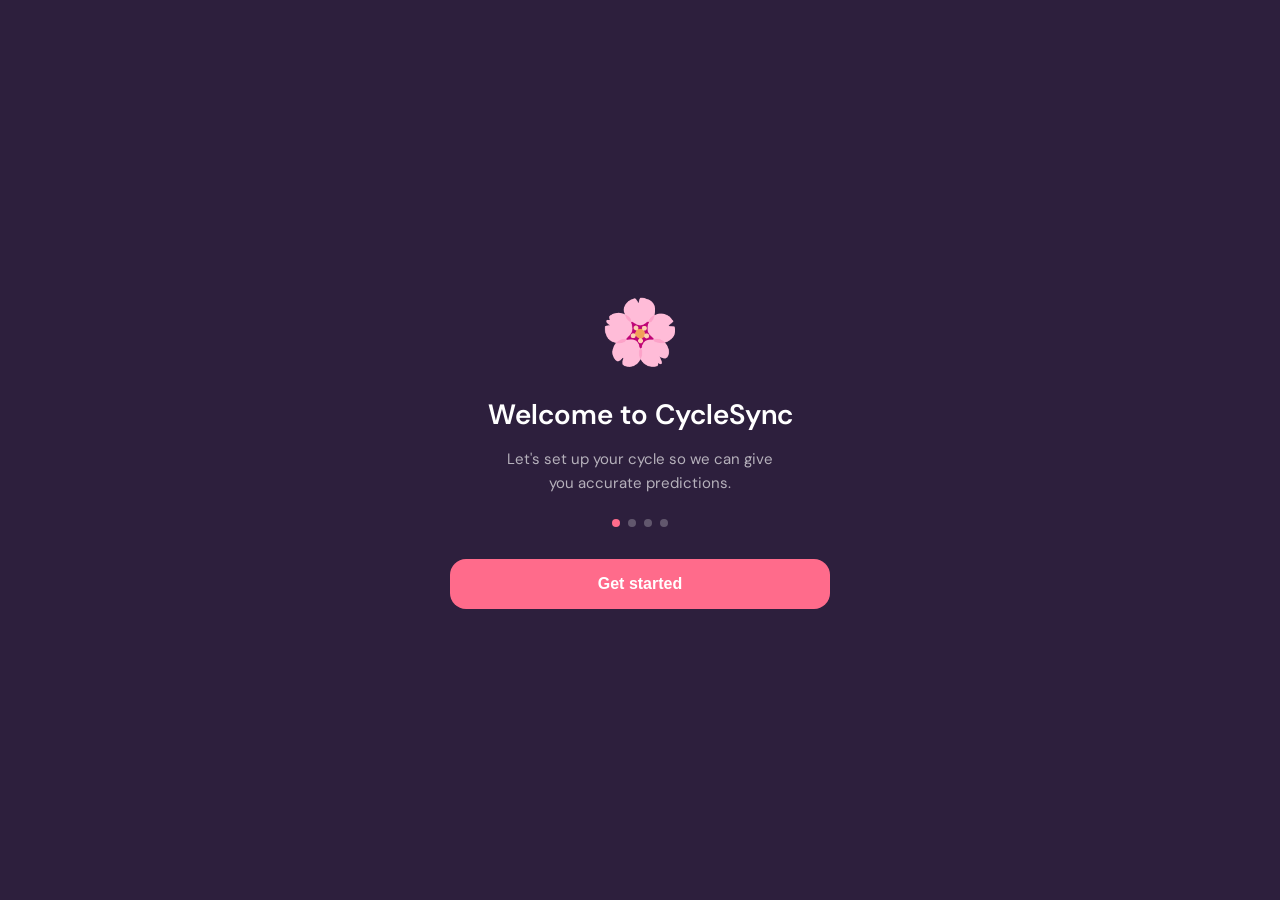
<file: app/index.html>
<!DOCTYPE html>
<html lang="en">
<head>
  <meta charset="UTF-8">
  <meta name="viewport" content="width=device-width, initial-scale=1.0, viewport-fit=cover">
  <meta name="theme-color" content="#FF6B8B">
  <meta name="apple-mobile-web-app-capable" content="yes">
  <meta name="apple-mobile-web-app-status-bar-style" content="black-translucent">
  <meta name="apple-mobile-web-app-title" content="CycleSync">
  <meta name="description" content="Track your menstrual cycle privately. No account, no data sharing. Free PWA.">
  <title>CycleSync</title>
  <link rel="manifest" href="manifest.json">
  <link rel="icon" href="icon128.png">
  <link rel="apple-touch-icon" href="icon128.png">
  <link rel="apple-touch-icon" sizes="180x180" href="icon128.png">
  <link href="https://fonts.googleapis.com/css2?family=DM+Sans:wght@300;400;500;600&display=swap" rel="stylesheet">
  <link rel="stylesheet" href="ramadan-pwa-styles.css">
  <style>
    :root {
      --plum: #2D1F3D;
      --plum-mid: #3D2A52;
      --rose: #FF6B8B;
      --rose-light: #FFE4EC;
      --cream: #FFF8F5;
      --text: #1A1025;
      --text-light: #7B6B8A;
      --border: rgba(255,107,139,0.15);
      --card: rgba(255,255,255,0.95);
      --safe-bottom: env(safe-area-inset-bottom, 0px);
      --safe-top: env(safe-area-inset-top, 0px);
    }

    * { box-sizing: border-box; margin: 0; padding: 0; -webkit-tap-highlight-color: transparent; }

    body {
      font-family: 'DM Sans', sans-serif;
      background: var(--cream);
      color: var(--text);
      min-height: 100vh;
      min-height: -webkit-fill-available;
      overflow-x: hidden;
      padding-top: var(--safe-top);
    }

    /* ===== ONBOARDING ===== */
    #onboarding {
      position: fixed; inset: 0; z-index: 1000;
      background: var(--plum);
      display: flex; flex-direction: column;
      align-items: center; justify-content: center;
      padding: 32px 24px;
      padding-top: calc(32px + var(--safe-top));
      padding-bottom: calc(32px + var(--safe-bottom));
    }

    .ob-step { display: none; width: 100%; max-width: 380px; text-align: center; }
    .ob-step.active { display: flex; flex-direction: column; align-items: center; gap: 16px; }

    .ob-emoji { font-size: 64px; margin-bottom: 8px; }
    .ob-title { font-size: 28px; font-weight: 600; color: white; line-height: 1.2; }
    .ob-desc { font-size: 15px; color: rgba(255,255,255,0.65); line-height: 1.6; max-width: 280px; }

    .ob-dots { display: flex; gap: 8px; margin: 8px 0; }
    .ob-dot { width: 8px; height: 8px; border-radius: 50%; background: rgba(255,255,255,0.25); transition: background 0.3s; }
    .ob-dot.active { background: var(--rose); }

    .ob-btn {
      width: 100%; padding: 16px;
      background: var(--rose); color: white;
      border: none; border-radius: 16px;
      font-size: 16px; font-weight: 600;
      cursor: pointer; transition: opacity 0.2s;
      margin-top: 8px;
    }
    .ob-btn:active { opacity: 0.85; }

    .ob-input {
      width: 100%; padding: 14px 16px;
      background: rgba(255,255,255,0.1);
      border: 1px solid rgba(255,255,255,0.2);
      border-radius: 12px; color: white;
      font-size: 16px; font-family: inherit;
      outline: none;
    }
    .ob-input::-webkit-calendar-picker-indicator { filter: invert(1); }

    .ob-stepper {
      display: flex; align-items: center; gap: 24px;
    }
    .ob-stepper-btn {
      width: 48px; height: 48px; border-radius: 50%;
      background: rgba(255,255,255,0.1);
      border: 1px solid rgba(255,255,255,0.2);
      color: white; font-size: 24px;
      cursor: pointer; display: flex;
      align-items: center; justify-content: center;
      transition: background 0.2s;
    }
    .ob-stepper-btn:active { background: rgba(255,255,255,0.2); }
    .ob-stepper-val { font-size: 28px; font-weight: 600; color: white; min-width: 100px; text-align: center; }

    /* ===== MAIN APP ===== */
    #app { display: none; min-height: 100vh; }
    #app.visible { display: block; }

    /* ===== TOP BAR ===== */
    .topbar {
      position: sticky; top: 0; z-index: 100;
      background: var(--cream);
      padding: 16px 20px 12px;
      padding-top: calc(16px + var(--safe-top));
      display: flex; align-items: center; justify-content: space-between;
      border-bottom: 1px solid var(--border);
    }
    .topbar-logo { font-size: 20px; font-weight: 600; color: var(--plum); }
    .topbar-logo span { color: var(--rose); }
    .topbar-lang {
      background: var(--rose-light); border: none;
      padding: 6px 12px; border-radius: 20px;
      font-size: 13px; color: var(--rose);
      font-weight: 500; cursor: pointer;
      font-family: inherit;
    }

    /* ===== SCREENS ===== */
    .screen { display: none; padding-bottom: calc(80px + var(--safe-bottom)); }
    .screen.active { display: block; }

    /* ===== DASHBOARD ===== */
    .hero-ring-wrap {
      background: linear-gradient(160deg, var(--plum) 0%, #4A2D6B 100%);
      padding: 32px 20px 40px;
      display: flex; flex-direction: column; align-items: center; gap: 24px;
    }

    .cycle-ring {
      position: relative; width: 200px; height: 200px;
    }
    .cycle-ring svg { width: 200px; height: 200px; transform: rotate(-90deg); }
    .cycle-ring-track { fill: none; stroke: rgba(255,255,255,0.1); stroke-width: 12; }
    .cycle-ring-fill { fill: none; stroke: var(--rose); stroke-width: 12; stroke-linecap: round; transition: stroke-dashoffset 1s ease; }
    .cycle-ring-center {
      position: absolute; inset: 0;
      display: flex; flex-direction: column;
      align-items: center; justify-content: center;
      gap: 2px;
    }
    .ring-phase { font-size: 15px; font-weight: 500; color: rgba(255,255,255,0.7); }
    .ring-day { font-size: 36px; font-weight: 600; color: white; line-height: 1; }
    .ring-label { font-size: 12px; color: rgba(255,255,255,0.5); }

    .hero-cards {
      display: grid; grid-template-columns: 1fr 1fr;
      gap: 12px; width: 100%; max-width: 340px;
    }
    .hero-card {
      background: rgba(255,255,255,0.08);
      border: 1px solid rgba(255,255,255,0.12);
      border-radius: 16px; padding: 14px;
    }
    .hero-card-label { font-size: 11px; color: rgba(255,255,255,0.5); font-weight: 500; margin-bottom: 4px; text-transform: uppercase; letter-spacing: 0.5px; }
    .hero-card-val { font-size: 18px; font-weight: 600; color: white; }
    .hero-card-sub { font-size: 12px; color: rgba(255,255,255,0.5); margin-top: 2px; }

    /* Period button */
    .period-btn-wrap { padding: 16px 20px 0; }
    .period-btn {
      width: 100%; padding: 14px;
      background: var(--rose); color: white;
      border: none; border-radius: 14px;
      font-size: 15px; font-weight: 600;
      cursor: pointer; transition: opacity 0.2s;
      font-family: inherit;
      display: flex; align-items: center; justify-content: center; gap: 8px;
    }
    .period-btn:active { opacity: 0.85; }
    .period-btn.logged { background: var(--rose-light); color: var(--rose); }

    /* Quick log */
    .section { padding: 20px; }
    .section-title { font-size: 13px; font-weight: 600; color: var(--text-light); text-transform: uppercase; letter-spacing: 0.5px; margin-bottom: 12px; }

    .quick-grid { display: grid; grid-template-columns: repeat(4, 1fr); gap: 10px; }
    .quick-btn {
      background: white; border: 1px solid var(--border);
      border-radius: 14px; padding: 12px 8px;
      display: flex; flex-direction: column;
      align-items: center; gap: 6px;
      cursor: pointer; transition: all 0.2s;
      border: none; font-family: inherit;
    }
    .quick-btn:active { background: var(--rose-light); transform: scale(0.97); }
    .quick-btn-icon { font-size: 24px; }
    .quick-btn-label { font-size: 11px; color: var(--text-light); font-weight: 500; }

    /* Tips */
    .tips-card {
      background: white; border-radius: 16px;
      padding: 16px; display: flex; flex-direction: column; gap: 10px;
      box-shadow: 0 2px 12px rgba(45,31,61,0.06);
    }
    .tip-item {
      display: flex; gap: 10px; align-items: flex-start;
    }
    .tip-dot { width: 6px; height: 6px; border-radius: 50%; background: var(--rose); margin-top: 6px; flex-shrink: 0; }
    .tip-text { font-size: 14px; color: var(--text); line-height: 1.5; }

    /* ===== CALENDAR ===== */
    .cal-header { display: flex; align-items: center; justify-content: space-between; padding: 20px 20px 12px; }
    .cal-month { font-size: 18px; font-weight: 600; color: var(--plum); }
    .cal-nav-btn { background: none; border: none; font-size: 20px; color: var(--text-light); cursor: pointer; padding: 4px 8px; }
    .cal-grid { display: grid; grid-template-columns: repeat(7, 1fr); gap: 4px; padding: 0 12px; }
    .cal-weekday { text-align: center; font-size: 11px; font-weight: 600; color: var(--text-light); padding: 8px 0; }
    .cal-day {
      aspect-ratio: 1; display: flex; align-items: center;
      justify-content: center; border-radius: 50%;
      font-size: 13px; cursor: pointer; transition: all 0.2s;
      position: relative;
    }
    .cal-day.today { background: var(--rose-light); color: var(--rose); font-weight: 600; }
    .cal-day.period { background: rgba(255,107,139,0.15); color: var(--rose); }
    .cal-day.fertile { background: rgba(76,175,80,0.12); color: #2e7d32; }
    .cal-day.ovulation { background: rgba(33,150,243,0.15); color: #1565c0; }
    .cal-day.empty { cursor: default; }
    .cal-legend { display: flex; justify-content: center; gap: 16px; padding: 16px; flex-wrap: wrap; }
    .cal-legend-item { display: flex; align-items: center; gap: 6px; font-size: 12px; color: var(--text-light); }
    .cal-legend-dot { width: 10px; height: 10px; border-radius: 50%; }

    /* ===== SYMPTOMS ===== */
    .form-section { padding: 16px 20px; }
    .form-label { font-size: 13px; font-weight: 600; color: var(--text-light); margin-bottom: 10px; display: block; text-transform: uppercase; letter-spacing: 0.5px; }
    .radio-wrap { display: flex; flex-wrap: wrap; gap: 8px; }
    .radio-chip {
      padding: 8px 14px; border-radius: 20px;
      background: white; border: 1px solid var(--border);
      font-size: 13px; font-weight: 500; color: var(--text);
      cursor: pointer; transition: all 0.2s; font-family: inherit;
    }
    .radio-chip.selected { background: var(--rose); color: white; border-color: var(--rose); }
    .checkbox-wrap { display: flex; flex-wrap: wrap; gap: 8px; }
    .check-chip {
      padding: 8px 14px; border-radius: 20px;
      background: white; border: 1px solid var(--border);
      font-size: 13px; color: var(--text);
      cursor: pointer; transition: all 0.2s; font-family: inherit;
    }
    .check-chip.selected { background: var(--rose-light); color: var(--rose); border-color: var(--rose); }
    .notes-input {
      width: 100%; padding: 12px 14px;
      border: 1px solid var(--border); border-radius: 12px;
      font-size: 14px; font-family: inherit; color: var(--text);
      background: white; resize: none; outline: none;
    }
    .save-btn {
      width: 100%; padding: 16px;
      background: var(--rose); color: white;
      border: none; border-radius: 14px;
      font-size: 16px; font-weight: 600;
      cursor: pointer; font-family: inherit;
      transition: opacity 0.2s;
    }
    .save-btn:active { opacity: 0.85; }
    .date-input {
      width: 100%; padding: 12px 14px;
      border: 1px solid var(--border); border-radius: 12px;
      font-size: 14px; font-family: inherit; color: var(--text);
      background: white; outline: none;
    }

    /* ===== SETTINGS ===== */
    .settings-section { padding: 20px; border-bottom: 1px solid var(--border); }
    .notif-row { display: flex; align-items: center; justify-content: space-between; padding: 10px 0; border-bottom: 1px solid var(--border); font-size: 14px; color: var(--text); }
    .notif-row:last-child { border-bottom: none; }
    .notif-toggle { position: relative; display: inline-block; width: 44px; height: 24px; flex-shrink: 0; }
    .notif-toggle input { opacity: 0; width: 0; height: 0; }
    .notif-slider { position: absolute; cursor: pointer; top: 0; left: 0; right: 0; bottom: 0; background: #ddd; border-radius: 24px; transition: .3s; }
    .notif-slider:before { position: absolute; content: ""; height: 18px; width: 18px; left: 3px; bottom: 3px; background: white; border-radius: 50%; transition: .3s; }
    .notif-toggle input:checked + .notif-slider { background: var(--rose); }
    .notif-toggle input:checked + .notif-slider:before { transform: translateX(20px); }
    .settings-title { font-size: 13px; font-weight: 600; color: var(--text-light); text-transform: uppercase; letter-spacing: 0.5px; margin-bottom: 14px; }
    .lang-grid { display: flex; flex-wrap: wrap; gap: 8px; }
    .lang-btn {
      padding: 8px 12px; border-radius: 20px;
      background: white; border: 1px solid var(--border);
      font-size: 12px; font-weight: 500; color: var(--text);
      cursor: pointer; font-family: inherit; transition: all 0.2s;
    }
    .lang-btn.active { background: var(--rose); color: white; border-color: var(--rose); }
    .theme-grid { display: flex; gap: 8px; flex-wrap: wrap; }
    .theme-btn {
      padding: 8px 16px; border-radius: 20px;
      background: white; border: 1px solid var(--border);
      font-size: 13px; color: var(--text);
      cursor: pointer; font-family: inherit; transition: all 0.2s;
    }
    .theme-btn.active { background: var(--plum); color: white; border-color: var(--plum); }
    .support-card {
      background: linear-gradient(135deg, var(--plum), #4A2D6B);
      border-radius: 16px; padding: 20px; text-align: center;
    }
    .support-card p { font-size: 13px; color: rgba(255,255,255,0.65); margin-bottom: 14px; line-height: 1.5; }
    .kofi-btn {
      display: inline-block; padding: 12px 24px;
      background: #FF5F5F; color: white;
      border-radius: 12px; font-size: 14px;
      font-weight: 600; text-decoration: none;
      font-family: inherit;
    }
    .size-grid { display: flex; gap: 8px; }
    .size-btn {
      flex: 1; padding: 10px;
      background: white; border: 1px solid var(--border);
      border-radius: 10px; font-size: 13px;
      color: var(--text); cursor: pointer;
      font-family: inherit; transition: all 0.2s;
    }
    .size-btn.active { background: var(--rose); color: white; border-color: var(--rose); }

    /* ===== BOTTOM NAV ===== */
    .bottom-nav {
      position: fixed; bottom: 0; left: 0; right: 0;
      background: white;
      border-top: 1px solid var(--border);
      display: flex;
      padding-bottom: var(--safe-bottom);
      z-index: 100;
      box-shadow: 0 -4px 20px rgba(45,31,61,0.08);
    }
    .nav-btn {
      flex: 1; display: flex; flex-direction: column;
      align-items: center; gap: 4px;
      padding: 10px 0; background: none; border: none;
      cursor: pointer; font-family: inherit;
      transition: all 0.2s;
    }
    .nav-btn-icon { font-size: 22px; }
    .nav-btn-label { font-size: 10px; font-weight: 500; color: var(--text-light); }
    .nav-btn.active .nav-btn-label { color: var(--rose); }
    .nav-btn.active .nav-btn-icon { transform: scale(1.1); }

    /* ===== TOAST ===== */
    .toast {
      position: fixed; bottom: calc(80px + var(--safe-bottom) + 16px);
      left: 50%; transform: translateX(-50%);
      background: var(--plum); color: white;
      padding: 12px 20px; border-radius: 24px;
      font-size: 14px; font-weight: 500;
      opacity: 0; transition: opacity 0.3s;
      z-index: 999; white-space: nowrap;
      box-shadow: 0 4px 16px rgba(45,31,61,0.3);
    }
    .toast.show { opacity: 1; }

    /* ===== INSTALL PROMPT ===== */
    .install-banner {
      position: fixed; bottom: calc(80px + var(--safe-bottom) + 16px);
      left: 16px; right: 16px; z-index: 998;
      background: var(--plum); border-radius: 16px;
      padding: 16px; display: none;
      box-shadow: 0 8px 24px rgba(45,31,61,0.3);
    }
    .install-banner.show { display: flex; gap: 12px; align-items: center; }
    .install-banner-text { flex: 1; }
    .install-banner-title { font-size: 14px; font-weight: 600; color: white; }
    .install-banner-sub { font-size: 12px; color: rgba(255,255,255,0.6); margin-top: 2px; }
    .install-btn {
      background: var(--rose); color: white;
      border: none; border-radius: 10px;
      padding: 8px 14px; font-size: 13px;
      font-weight: 600; cursor: pointer;
      white-space: nowrap; font-family: inherit;
    }
    .install-close {
      background: none; border: none;
      color: rgba(255,255,255,0.5); font-size: 20px;
      cursor: pointer; padding: 0;
    }

    /* ===== PAGE HEADER ===== */
    .page-header { padding: 20px 20px 8px; }
    .page-title { font-size: 24px; font-weight: 600; color: var(--plum); }

    /* ===== ARABIC RTL ===== */
    [dir="rtl"] body {
      font-family: 'Cairo', 'Geeza Pro', 'Arabic UI Text', sans-serif;
    }
    [dir="rtl"] .bottom-nav { flex-direction: row-reverse; }
    [dir="rtl"] .nav-btn { flex-direction: column; }
    [dir="rtl"] .card-row { flex-direction: row-reverse; }
    [dir="rtl"] .settings-row { flex-direction: row-reverse; }
    [dir="rtl"] .section-title { text-align: right; }
    [dir="rtl"] .tip-card { direction: rtl; text-align: right; }
    [dir="rtl"] .symptom-chip { direction: rtl; }
    [dir="rtl"] .lang-btn-grid { direction: rtl; }
    [dir="rtl"] .card-label { text-align: right; }
    [dir="rtl"] .card-val { text-align: right; }
    [dir="rtl"] .hero-card { direction: rtl; }
    [dir="rtl"] .notif-row { flex-direction: row-reverse; }
    [dir="rtl"] input, [dir="rtl"] select { text-align: right; direction: rtl; }
    [dir="rtl"] .ob-content { direction: rtl; text-align: right; }
    [dir="rtl"] .support-card { direction: rtl; text-align: right; }
    [dir="rtl"] #share-btn { flex-direction: row-reverse; }

    #upgrade-modal { -webkit-tap-highlight-color: transparent; }
    #upgrade-modal > div { animation: slideUp 0.3s ease; }
    @keyframes slideUp { from { transform: translateY(100%); } to { transform: translateY(0); } }
    #pro-key-input::placeholder { color: #c084b0; }
    #pro-key-input:focus { border-color: #f4607a; box-shadow: 0 0 0 2px rgba(244,96,122,0.15); }

    /* Ramadan nav button hidden by default until mode enabled */
    #nav-ramadan { display: none; }
  </style>
</head>
<body>

<!-- ONBOARDING -->
<div id="onboarding">

  <!-- Step 1: Welcome -->
  <div class="ob-step active" id="ob1">
    <div class="ob-emoji">🌸</div>
    <h1 class="ob-title" id="ob-welcome-title">Welcome to CycleSync</h1>
    <p class="ob-desc" id="ob-welcome-desc">Let's set up your cycle so we can give you accurate predictions.</p>
    <div class="ob-dots">
      <div class="ob-dot active"></div>
      <div class="ob-dot"></div>
      <div class="ob-dot"></div>
      <div class="ob-dot"></div>
    </div>
    <button class="ob-btn" id="ob-start-btn" onclick="obNext(1,2)">Get started</button>
  </div>

  <!-- Step 2: Last period -->
  <div class="ob-step" id="ob2">
    <div class="ob-emoji">📅</div>
    <h2 class="ob-title" id="ob-step2-title">When did your last period start?</h2>
    <p class="ob-desc" id="ob-step2-desc">Choose the first day of your most recent period.</p>
    <input type="date" class="ob-input" id="ob-date">
    <div class="ob-dots">
      <div class="ob-dot"></div>
      <div class="ob-dot active"></div>
      <div class="ob-dot"></div>
      <div class="ob-dot"></div>
    </div>
    <button class="ob-btn" id="ob-next2" onclick="obNext(2,3)">Next →</button>
  </div>

  <!-- Step 3: Cycle length -->
  <div class="ob-step" id="ob3">
    <div class="ob-emoji">🔄</div>
    <h2 class="ob-title" id="ob-step3-title">How long is your cycle?</h2>
    <p class="ob-desc" id="ob-step3-desc">Days from the start of one period to the next. Most people are 21–35 days.</p>
    <div class="ob-stepper">
      <button class="ob-stepper-btn" onclick="adjustCycle(-1)">−</button>
      <div class="ob-stepper-val" id="cycle-display">28 days</div>
      <button class="ob-stepper-btn" onclick="adjustCycle(1)">+</button>
    </div>
    <div class="ob-dots">
      <div class="ob-dot"></div>
      <div class="ob-dot"></div>
      <div class="ob-dot active"></div>
      <div class="ob-dot"></div>
    </div>
    <button class="ob-btn" id="ob-next3" onclick="obNext(3,4)">Next →</button>
  </div>

  <!-- Step 4: Period length -->
  <div class="ob-step" id="ob4">
    <div class="ob-emoji">🩸</div>
    <h2 class="ob-title" id="ob-step3b-title">How long does your period last?</h2>
    <p class="ob-desc" id="ob-step3b-desc">Most periods last 3–7 days.</p>
    <div class="ob-stepper">
      <button class="ob-stepper-btn" onclick="adjustPeriod(-1)">−</button>
      <div class="ob-stepper-val" id="period-display">5 days</div>
      <button class="ob-stepper-btn" onclick="adjustPeriod(1)">+</button>
    </div>
    <div class="ob-dots">
      <div class="ob-dot"></div>
      <div class="ob-dot"></div>
      <div class="ob-dot"></div>
      <div class="ob-dot active"></div>
    </div>
    <button class="ob-btn" id="ob-save-btn" onclick="saveOnboarding()">Save →</button>
  </div>

</div>

<!-- MAIN APP -->
<div id="app">

  <!-- Top bar -->
  <div class="topbar">
    <div class="topbar-logo">Cycle<span>Sync</span></div>
    <button class="topbar-lang" onclick="showScreen('settings')" id="lang-flag">🌐 EN</button>
  </div>

  <!-- Dashboard -->
  <div class="screen active" id="screen-home">
    <div class="hero-ring-wrap">
      <div class="cycle-ring">
        <svg viewBox="0 0 200 200">
          <circle class="cycle-ring-track" cx="100" cy="100" r="88"/>
          <circle class="cycle-ring-fill" id="ring-fill" cx="100" cy="100" r="88"
            stroke-dasharray="553" stroke-dashoffset="553"/>
        </svg>
        <div class="cycle-ring-center">
          <div class="ring-phase" id="ring-phase">Phase</div>
          <div class="ring-day" id="ring-day">—</div>
          <div class="ring-label" id="ring-day-label">Day</div>
        </div>
      </div>
      <div class="hero-cards">
        <div class="hero-card">
          <div class="hero-card-label" id="lbl-next-period">Next Period</div>
          <div class="hero-card-val" id="card-countdown">—</div>
          <div class="hero-card-sub" id="card-countdown-sub">days</div>
        </div>
        <div class="hero-card">
          <div class="hero-card-label" id="lbl-ovulation">Ovulation</div>
          <div class="hero-card-val" id="card-ovulation">—</div>
          <div class="hero-card-sub" id="card-ovulation-sub">days</div>
        </div>
      </div>
    </div>

    <div class="period-btn-wrap">
      <button class="period-btn" id="period-start-btn" onclick="logPeriodStart()">
        🩸 <span id="period-btn-text">Period started</span>
      </button>
    </div>

    <div class="section">
      <div class="section-title" id="lbl-quick-log">Quick Log</div>
      <div class="quick-grid">
        <button class="quick-btn" onclick="showScreen('symptoms')">
          <span class="quick-btn-icon">💧</span>
          <span class="quick-btn-label" id="lbl-flow">Flow</span>
        </button>
        <button class="quick-btn" onclick="showScreen('symptoms')">
          <span class="quick-btn-icon">😊</span>
          <span class="quick-btn-label" id="lbl-mood">Mood</span>
        </button>
        <button class="quick-btn" onclick="showScreen('symptoms')">
          <span class="quick-btn-icon">🔴</span>
          <span class="quick-btn-label" id="lbl-pain">Pain</span>
        </button>
        <button class="quick-btn" onclick="showScreen('symptoms')">
          <span class="quick-btn-icon">⚡</span>
          <span class="quick-btn-label" id="lbl-energy">Energy</span>
        </button>
      </div>
    </div>

    <div class="section">
      <div class="section-title" id="lbl-todays-tips">Today's Tips</div>
      <div class="tips-card" id="tips-container"></div>
    </div>

    <!-- Share Button -->
    <div style="padding:0 20px 24px;">
      <button id="share-btn" onclick="shareApp()"
        style="width:100%; padding:14px; border:none; border-radius:16px; background:linear-gradient(135deg,#25D366,#128C7E); color:white; font-size:15px; font-weight:600; cursor:pointer; display:flex; align-items:center; justify-content:center; gap:10px;">
        <svg width="20" height="20" viewBox="0 0 24 24" fill="white"><path d="M17.472 14.382c-.297-.149-1.758-.867-2.03-.967-.273-.099-.471-.148-.67.15-.197.297-.767.966-.94 1.164-.173.199-.347.223-.644.075-.297-.15-1.255-.463-2.39-1.475-.883-.788-1.48-1.761-1.653-2.059-.173-.297-.018-.458.13-.606.134-.133.298-.347.446-.52.149-.174.198-.298.298-.497.099-.198.05-.371-.025-.52-.075-.149-.669-1.612-.916-2.207-.242-.579-.487-.5-.669-.51-.173-.008-.371-.01-.57-.01-.198 0-.52.074-.792.372-.272.297-1.04 1.016-1.04 2.479 0 1.462 1.065 2.875 1.213 3.074.149.198 2.096 3.2 5.077 4.487.709.306 1.262.489 1.694.625.712.227 1.36.195 1.871.118.571-.085 1.758-.719 2.006-1.413.248-.694.248-1.289.173-1.413-.074-.124-.272-.198-.57-.347z"/><path d="M12 0C5.373 0 0 5.373 0 12c0 2.113.549 4.099 1.514 5.829L0 24l6.335-1.652A11.953 11.953 0 0012 24c6.627 0 12-5.373 12-12S18.627 0 12 0zm0 22c-1.885 0-3.65-.518-5.166-1.42l-.371-.22-3.762.981.999-3.671-.241-.378A9.944 9.944 0 012 12C2 6.477 6.477 2 12 2s10 4.477 10 10-4.477 10-10 10z"/></svg>
        <span id="lbl-share-btn">Share with friends</span>
      </button>
    </div>
  </div>

  <!-- Calendar -->
  <div class="screen" id="screen-calendar">
    <div class="cal-header">
      <button class="cal-nav-btn" onclick="changeMonth(-1)">‹</button>
      <div class="cal-month" id="cal-month-label">Month</div>
      <button class="cal-nav-btn" onclick="changeMonth(1)">›</button>
    </div>
    <div class="cal-grid" id="cal-grid"></div>
    <div class="cal-legend">
      <div class="cal-legend-item"><div class="cal-legend-dot" style="background:rgba(255,107,139,0.4)"></div><span id="lbl-period">Period</span></div>
      <div class="cal-legend-item"><div class="cal-legend-dot" style="background:rgba(76,175,80,0.4)"></div><span id="lbl-fertile">Fertile</span></div>
      <div class="cal-legend-item"><div class="cal-legend-dot" style="background:rgba(33,150,243,0.4)"></div><span id="lbl-ovulation-leg">Ovulation</span></div>
    </div>
  </div>

  <!-- Symptoms -->
  <div class="screen" id="screen-symptoms">
    <div class="page-header">
      <div class="page-title" id="lbl-log-symptoms">Log Symptoms</div>
    </div>

    <div class="form-section">
      <label class="form-label" id="lbl-date">Date</label>
      <input type="date" class="date-input" id="symptom-date">
    </div>

    <div class="form-section">
      <label class="form-label" id="lbl-flow-s">Flow</label>
      <div class="radio-wrap" id="flow-chips"></div>
    </div>

    <div class="form-section">
      <label class="form-label" id="lbl-mood-s">Mood</label>
      <div class="radio-wrap" id="mood-chips"></div>
    </div>

    <div class="form-section">
      <label class="form-label" id="lbl-energy-s">Energy</label>
      <div class="radio-wrap" id="energy-chips"></div>
    </div>

    <div class="form-section">
      <label class="form-label" id="lbl-symptoms-s">Symptoms</label>
      <div class="checkbox-wrap" id="symptom-chips"></div>
    </div>

    <div class="form-section">
      <label class="form-label" id="lbl-notes">Notes</label>
      <textarea class="notes-input" id="notes-input" rows="3" placeholder="Additional notes..."></textarea>
    </div>

    <div class="form-section">
      <button class="save-btn" id="lbl-save-btn" onclick="saveSymptoms()">Log Symptoms</button>
    </div>
  </div>

  <!-- Settings -->
  <div class="screen" id="screen-settings">
    <div class="page-header">
      <div class="page-title" id="lbl-settings">Settings</div>
    </div>

    <div class="settings-section">
      <div class="settings-title" id="lbl-lang-title">Language</div>
      <div class="lang-grid" id="lang-grid"></div>
    </div>

    <div class="settings-section">
      <div class="settings-title" id="lbl-theme">Theme</div>
      <div class="theme-grid">
        <button class="theme-btn active" onclick="setTheme('default', this)" id="lbl-theme-default">Default</button>
        <button class="theme-btn" onclick="setTheme('dark', this)" id="lbl-theme-dark">Dark 🔒</button>
        <button class="theme-btn" onclick="setTheme('calm', this)" id="lbl-theme-calm">Calm 🔒</button>
      </div>
    </div>

    <div class="settings-section">
      <div class="settings-title" id="lbl-size">Window Size</div>
      <div class="size-grid">
        <button class="size-btn" onclick="setSize('small', this)" id="lbl-small">Small</button>
        <button class="size-btn active" onclick="setSize('medium', this)" id="lbl-medium">Medium</button>
        <button class="size-btn" onclick="setSize('large', this)" id="lbl-large">Large</button>
      </div>
    </div>

    <div class="settings-section">
      <button id="notif-enable-btn" onclick="requestNotifPermission()"
        style="width:100%; padding:14px; border:none; border-radius:12px; background:#FF6B8B; color:white; font-size:15px; font-weight:600; cursor:pointer;">
        <span id="lbl-notif-btn">Enable reminders</span>
      </button>
    </div>

    <div id="notif-detail" style="display:none;">
      <div class="settings-section">
        <div class="settings-title" id="lbl-notif-prefs">Reminder preferences</div>
        <div class="notif-row">
          <span id="lbl-notif-period">Period approaching (3 days before)</span>
          <label class="notif-toggle"><input type="checkbox" id="notif-period-chk" checked onchange="saveNotifPrefs()"><span class="notif-slider"></span></label>
        </div>
        <div class="notif-row">
          <span id="lbl-notif-ovul">Ovulation reminder</span>
          <label class="notif-toggle"><input type="checkbox" id="notif-ovul-chk" checked onchange="saveNotifPrefs()"><span class="notif-slider"></span></label>
        </div>
        <div class="notif-row">
          <span id="lbl-notif-daily">Daily log reminder</span>
          <label class="notif-toggle"><input type="checkbox" id="notif-daily-chk" onchange="saveNotifPrefs()"><span class="notif-slider"></span></label>
        </div>
        <div class="notif-row">
          <span id="lbl-notif-time">Reminder time</span>
          <input type="time" id="notif-time-inp" value="09:00" onchange="saveNotifPrefs()"
            style="border:1px solid #eee; border-radius:8px; padding:4px 8px; font-size:14px; background:white; color:#333;">
        </div>
      </div>
    </div>

    <div class="settings-section">
      <div class="settings-title">Your Data</div>
      <div onclick="showHistory()" role="button"
        style="width:100%; padding:12px; border-radius:10px; background:var(--card); border:1px solid var(--border); color:var(--text); font-size:14px; font-weight:500; cursor:pointer; margin-bottom:8px; display:flex; justify-content:space-between; align-items:center; box-sizing:border-box;">
        <span>📋 Symptom History</span><span style="color:var(--rose);">Pro →</span>
      </div>
      <div onclick="exportCSV()" role="button"
        style="width:100%; padding:12px; border-radius:10px; background:var(--card); border:1px solid var(--border); color:var(--text); font-size:14px; font-weight:500; cursor:pointer; display:flex; justify-content:space-between; align-items:center; box-sizing:border-box;">
        <span>📥 Export to CSV</span><span style="color:var(--rose);">Pro →</span>
      </div>
    </div>

    <div class="settings-section">
      <button id="upgrade-btn" onclick="showUpgradeModal()"
        style="width:100%; padding:14px; border:none; border-radius:12px; background:linear-gradient(135deg,#f4607a,#c084b0); color:white; font-size:15px; font-weight:700; cursor:pointer; margin-bottom:0;">
        Upgrade to Pro
      </button>
    </div>

    <!-- Ramadan Mode toggle in settings -->
    <div class="settings-section" id="ramadan-settings-section">
      <div class="settings-title" id="lbl-ramadan-settings-title">Ramadan Mode</div>
      <div class="ramadan-settings-row">
        <div>
          <div style="font-size:14px; font-weight:500; color:var(--text);" id="lbl-ramadan-toggle-title">☽ Ramadan Mode</div>
          <div style="font-size:12px; color:var(--text-light); margin-top:2px;" id="lbl-ramadan-toggle-desc">Hijri calendar, fast tracker &amp; Laylat al-Qadr</div>
        </div>
        <label class="notif-toggle">
          <input type="checkbox" id="settings-ramadan-toggle" onchange="onSettingsRamadanToggle(this.checked)">
          <span class="notif-slider"></span>
        </label>
      </div>
    </div>

    <!-- Visit website card -->
    <div class="settings-section">
      <a href="https://getcyclesync.com/" target="_blank"
        style="display:flex; align-items:center; justify-content:space-between; padding:14px 16px; background:var(--plum); border-radius:14px; text-decoration:none; color:white;">
        <div>
          <div style="font-size:14px; font-weight:600;">🌐 Visit getcyclesync.com</div>
          <div style="font-size:12px; color:rgba(255,255,255,0.6); margin-top:2px;">App updates, news &amp; blog</div>
        </div>
        <span style="font-size:18px; color:rgba(255,255,255,0.5);">›</span>
      </a>
    </div>

    <div class="settings-section">
      <div class="support-card">
        <p id="lbl-support-desc">CycleSync is free and always will be. If it's been helpful, a small coffee goes a long way ☕</p>
        <a href="https://ko-fi.com/cyclesync" target="_blank" class="kofi-btn">☕ Buy us a coffee</a>
      </div>
    </div>
  </div>


  <!-- Notification Permission Prompt -->
  <div id="notif-prompt" style="display:none; position:fixed; bottom:90px; left:16px; right:16px; background:white; border-radius:20px; padding:20px; box-shadow:0 8px 32px rgba(45,31,61,0.18); z-index:500; border:1px solid rgba(255,107,139,0.2);">
    <div style="font-size:22px; margin-bottom:8px;">🔔</div>
    <div style="font-size:16px; font-weight:600; color:#2d1f3d; margin-bottom:6px;" id="lbl-notif-prompt-title">Never miss your period</div>
    <div style="font-size:13px; color:#6b4e63; line-height:1.5; margin-bottom:16px;" id="lbl-notif-prompt-desc">Get a reminder 3 days before your next period. Private — everything stays on your device.</div>
    <div style="display:flex; gap:10px;">
      <button onclick="requestNotifPermission()"
        style="flex:1; padding:12px; border:none; border-radius:12px; background:#FF6B8B; color:white; font-size:14px; font-weight:600; cursor:pointer;" id="lbl-notif-enable">
        Enable reminders
      </button>
      <button onclick="hideNotifPrompt()"
        style="padding:12px 16px; border:1px solid #ddd; border-radius:12px; background:white; color:#6b4e63; font-size:14px; cursor:pointer;" id="lbl-notif-later">
        Later
      </button>
    </div>
  </div>

  <!-- Upgrade Modal -->
  <div id="upgrade-modal" style="display:none; position:fixed; inset:0; background:rgba(0,0,0,0.6); z-index:1000; align-items:flex-end; justify-content:center;">
    <div style="background:white; border-radius:28px 28px 0 0; padding:32px 24px 40px; width:100%; max-width:480px; position:relative;">
      
      <button onclick="hideUpgradeModal()" style="position:absolute; top:16px; right:16px; background:none; border:none; font-size:22px; cursor:pointer; color:#999;">✕</button>
      
      <div style="text-align:center; margin-bottom:24px;">
        <div style="font-size:36px; margin-bottom:8px;">🌸</div>
        <h2 id="upgrade-modal-title" style="font-size:22px; font-weight:700; color:#2d1f2a; margin-bottom:6px;">CycleSync Pro</h2>
        <p id="upgrade-modal-desc" style="font-size:14px; color:#6b4e63; line-height:1.5;">Unlock your full cycle history, mood patterns and personalised insights.</p>
      </div>

      <div style="background:#fdf8ff; border-radius:16px; padding:16px; margin-bottom:20px;">
        <div style="display:flex; justify-content:space-between; align-items:center; padding:8px 0; border-bottom:1px solid #f0e4f5;">
          <span style="font-size:14px; color:#3d2a3a;">Full symptom history</span>
          <span style="color:#f4607a; font-weight:600;">✓</span>
        </div>
        <div style="display:flex; justify-content:space-between; align-items:center; padding:8px 0; border-bottom:1px solid #f0e4f5;">
          <span style="font-size:14px; color:#3d2a3a;">Cycle insights &amp; mood charts</span>
          <span style="color:#f4607a; font-weight:600;">✓</span>
        </div>
        <div style="display:flex; justify-content:space-between; align-items:center; padding:8px 0; border-bottom:1px solid #f0e4f5;">
          <span style="font-size:14px; color:#3d2a3a;">Custom reminder time</span>
          <span style="color:#f4607a; font-weight:600;">✓</span>
        </div>
        <div style="display:flex; justify-content:space-between; align-items:center; padding:8px 0; border-bottom:1px solid #f0e4f5;">
          <span style="font-size:14px; color:#3d2a3a;">Dark &amp; Calm themes</span>
          <span style="color:#f4607a; font-weight:600;">✓</span>
        </div>
        <div style="display:flex; justify-content:space-between; align-items:center; padding:8px 0;">
          <span style="font-size:14px; color:#3d2a3a;">CSV data export</span>
          <span style="color:#f4607a; font-weight:600;">✓</span>
        </div>
      </div>

      <button onclick="goToStripe()"
        style="width:100%; padding:16px; border:none; border-radius:14px; background:linear-gradient(135deg,#f4607a,#c084b0); color:white; font-size:16px; font-weight:700; cursor:pointer; margin-bottom:12px;">
        Get Pro — <span id="upgrade-price">$12.99/year</span>
      </button>

      <div style="text-align:center; margin-bottom:16px;">
        <span style="font-size:12px; color:#a8849e;">Less than a coffee a month · Cancel anytime</span>
      </div>

      <div style="border-top:1px solid #f0e4f5; padding-top:16px;">
        <p style="font-size:13px; color:#6b4e63; margin-bottom:8px; text-align:center;">Already have a licence key?</p>
        <div style="display:flex; gap:8px;">
          <input id="pro-key-input" type="text" placeholder="CS-2026-XXXX-XX"
            style="flex:1; padding:10px 12px; border:1px solid #e0d0e8; border-radius:10px; font-size:14px; font-family:monospace; background:#fdf8ff; color:#2d1f2a; outline:none;"
            onkeydown="if(event.key==='Enter') submitProKey()">
          <button id="activate-key-btn" onclick="submitProKey()"
            style="padding:10px 16px; border:none; border-radius:10px; background:#2d1f2a; color:white; font-size:14px; font-weight:600; cursor:pointer;">
            Activate
          </button>
        </div>
      </div>

    </div>
  </div>

  <!-- History Screen -->
  <div class="screen" id="screen-history">
    <div style="padding:20px;">
      <div style="display:flex; align-items:center; gap:12px; margin-bottom:20px;">
        <button onclick="showScreen('settings')" style="background:none; border:none; font-size:22px; cursor:pointer; color:var(--text);">←</button>
        <h2 style="font-size:18px; font-weight:700; color:var(--text); margin:0;">Symptom History</h2>
      </div>
      <div id="history-list"></div>
    </div>
  </div>

  <!-- Ramadan Screen -->
  <div class="screen" id="screen-ramadan">
    <!-- filled dynamically by RamadanUI.renderRamadanScreen() -->
  </div>

  <!-- Bottom Nav -->
  <nav class="bottom-nav">
    <button class="nav-btn active" onclick="showScreen('home')" id="nav-home">
      <span class="nav-btn-icon">🏠</span>
      <span class="nav-btn-label" id="lbl-nav-home">Home</span>
    </button>
    <button class="nav-btn" onclick="showScreen('calendar')" id="nav-calendar">
      <span class="nav-btn-icon">📅</span>
      <span class="nav-btn-label" id="lbl-nav-calendar">Calendar</span>
    </button>
    <button class="nav-btn" onclick="showScreen('symptoms')" id="nav-symptoms">
      <span class="nav-btn-icon">✏️</span>
      <span class="nav-btn-label" id="lbl-nav-symptoms">Symptoms</span>
    </button>
    <button class="nav-btn" onclick="showScreen('ramadan')" id="nav-ramadan">
      <span class="nav-btn-icon">☽</span>
      <span class="nav-btn-label" id="lbl-nav-ramadan">Ramadan</span>
    </button>
    <button class="nav-btn" onclick="showScreen('settings')" id="nav-settings">
      <span class="nav-btn-icon">⚙️</span>
      <span class="nav-btn-label" id="lbl-nav-settings">Settings</span>
    </button>
  </nav>

</div>

<!-- Toast -->
<div class="toast" id="toast"></div>

<!-- Install banner (Android) -->
<div class="install-banner" id="install-banner">
  <div class="install-banner-text">
    <div class="install-banner-title">Add to Home Screen</div>
    <div class="install-banner-sub">Install CycleSync for quick access</div>
  </div>
  <button class="install-btn" id="install-btn">Install</button>
  <button class="install-close" onclick="document.getElementById('install-banner').classList.remove('show')">×</button>
</div>

<!-- iOS install banner -->
<div class="install-banner" id="ios-banner" style="flex-direction:column; gap:8px;">
  <div style="display:flex; align-items:center; justify-content:space-between; width:100%;">
    <div class="install-banner-title">Add to Home Screen</div>
    <button class="install-close" onclick="document.getElementById('ios-banner').classList.remove('show'); localStorage.setItem('ios_banner_dismissed','1')">×</button>
  </div>
  <div style="display:flex; align-items:center; gap:12px; width:100%;">
    <div style="background:rgba(255,255,255,0.1); border-radius:10px; padding:8px 12px; text-align:center; flex:1;">
      <div style="font-size:20px;">⬆️</div>
      <div style="font-size:11px; color:rgba(255,255,255,0.7); margin-top:4px;">Tap Share</div>
    </div>
    <div style="font-size:18px; color:rgba(255,255,255,0.3);">→</div>
    <div style="background:rgba(255,255,255,0.1); border-radius:10px; padding:8px 12px; text-align:center; flex:1;">
      <div style="font-size:20px;">➕</div>
      <div style="font-size:11px; color:rgba(255,255,255,0.7); margin-top:4px;">Add to Home Screen</div>
    </div>
    <div style="font-size:18px; color:rgba(255,255,255,0.3);">→</div>
    <div style="background:rgba(255,255,255,0.1); border-radius:10px; padding:8px 12px; text-align:center; flex:1;">
      <div style="font-size:20px;">✅</div>
      <div style="font-size:11px; color:rgba(255,255,255,0.7); margin-top:4px;">Tap Add</div>
    </div>
  </div>
  <div style="font-size:11px; color:rgba(255,255,255,0.35); text-align:center;">Works offline once installed on your home screen</div>
</div>

<script src="app.js"></script>
<script src="ramadan-pwa.js"></script>
<script>
// ===== SERVICE WORKER REGISTRATION =====
if ('serviceWorker' in navigator) {
  window.addEventListener('load', function() {
    navigator.serviceWorker.register('sw.js?v=6')
      .then(function(reg) {
        console.log('SW registered:', reg.scope);

        // Force update check immediately
        reg.update();

        // If there's a waiting SW — tell it to take over now
        if (reg.waiting) {
          reg.waiting.postMessage('skipWaiting');
        }

        // When a new SW is found — tell it to skip waiting
        reg.addEventListener('updatefound', function() {
          var newWorker = reg.installing;
          if (!newWorker) return;
          newWorker.addEventListener('statechange', function() {
            if (newWorker.state === 'installed') {
              newWorker.postMessage('skipWaiting');
            }
          });
        });

        // When controller changes — reload once to get fresh files
        navigator.serviceWorker.addEventListener('controllerchange', function() {
          if (!sessionStorage.getItem('sw_reloaded')) {
            sessionStorage.setItem('sw_reloaded', '1');
            window.location.reload();
          }
        });
      })
      .catch(function(err) { console.log('SW failed:', err); });
  });
}

// ===== RAMADAN MODE — SETTINGS TOGGLE BRIDGE =====
function onSettingsRamadanToggle(enabled) {
  if (typeof RamadanUI !== 'undefined') {
    RamadanUI.onToggleMode(enabled);
  }
  // Keep nav-ramadan visibility in sync
  var navBtn = document.getElementById('nav-ramadan');
  if (navBtn) navBtn.style.display = enabled ? '' : 'none';
}

// Keep settings toggle in sync when settings screen is opened
(function() {
  var origShowScreen = window.showScreen;
  if (typeof origShowScreen === 'function') {
    window.showScreen = function(name) {
      origShowScreen(name);
      if (name === 'settings') {
        var toggle = document.getElementById('settings-ramadan-toggle');
        if (toggle && typeof RamadanManager !== 'undefined') {
          toggle.checked = RamadanManager.isEnabled();
        }
      }
      if (name === 'ramadan' && typeof RamadanUI !== 'undefined') {
        RamadanUI.renderRamadanScreen();
      }
    };
  }
})();

// ===== OFFLINE INDICATOR =====
function updateOnlineStatus() {
  var indicator = document.getElementById('offline-indicator');
  if (!navigator.onLine) {
    if (!indicator) {
      indicator = document.createElement('div');
      indicator.id = 'offline-indicator';
      indicator.style.cssText = 'position:fixed;top:0;left:0;right:0;background:#ff6b8b;color:white;text-align:center;padding:6px;font-size:12px;font-weight:500;z-index:9999;';
      indicator.textContent = '📵 Offline — using cached data';
      document.body.prepend(indicator);
    }
  } else {
    if (indicator) indicator.remove();
  }
}
window.addEventListener('online', updateOnlineStatus);
window.addEventListener('offline', updateOnlineStatus);
updateOnlineStatus();

// ===== RAMADAN INIT =====
// Hook into app after onboarding check / initApp completes
window.addEventListener('DOMContentLoaded', function() {
  // Delay slightly so app.js DOMContentLoaded fires first and initApp runs
  setTimeout(function() {
    if (typeof RamadanUI !== 'undefined') {
      var appEl = document.getElementById('app');
      if (appEl && appEl.classList.contains('visible')) {
        RamadanUI.init();
      }
      // Also init after onboarding completes — patch saveOnboarding
      var origSave = window.saveOnboarding;
      if (typeof origSave === 'function') {
        window.saveOnboarding = function() {
          origSave.apply(this, arguments);
          setTimeout(function() { RamadanUI.init(); }, 300);
        };
      }
    }
  }, 200);
});
</script>
</body>
</html>
</file>
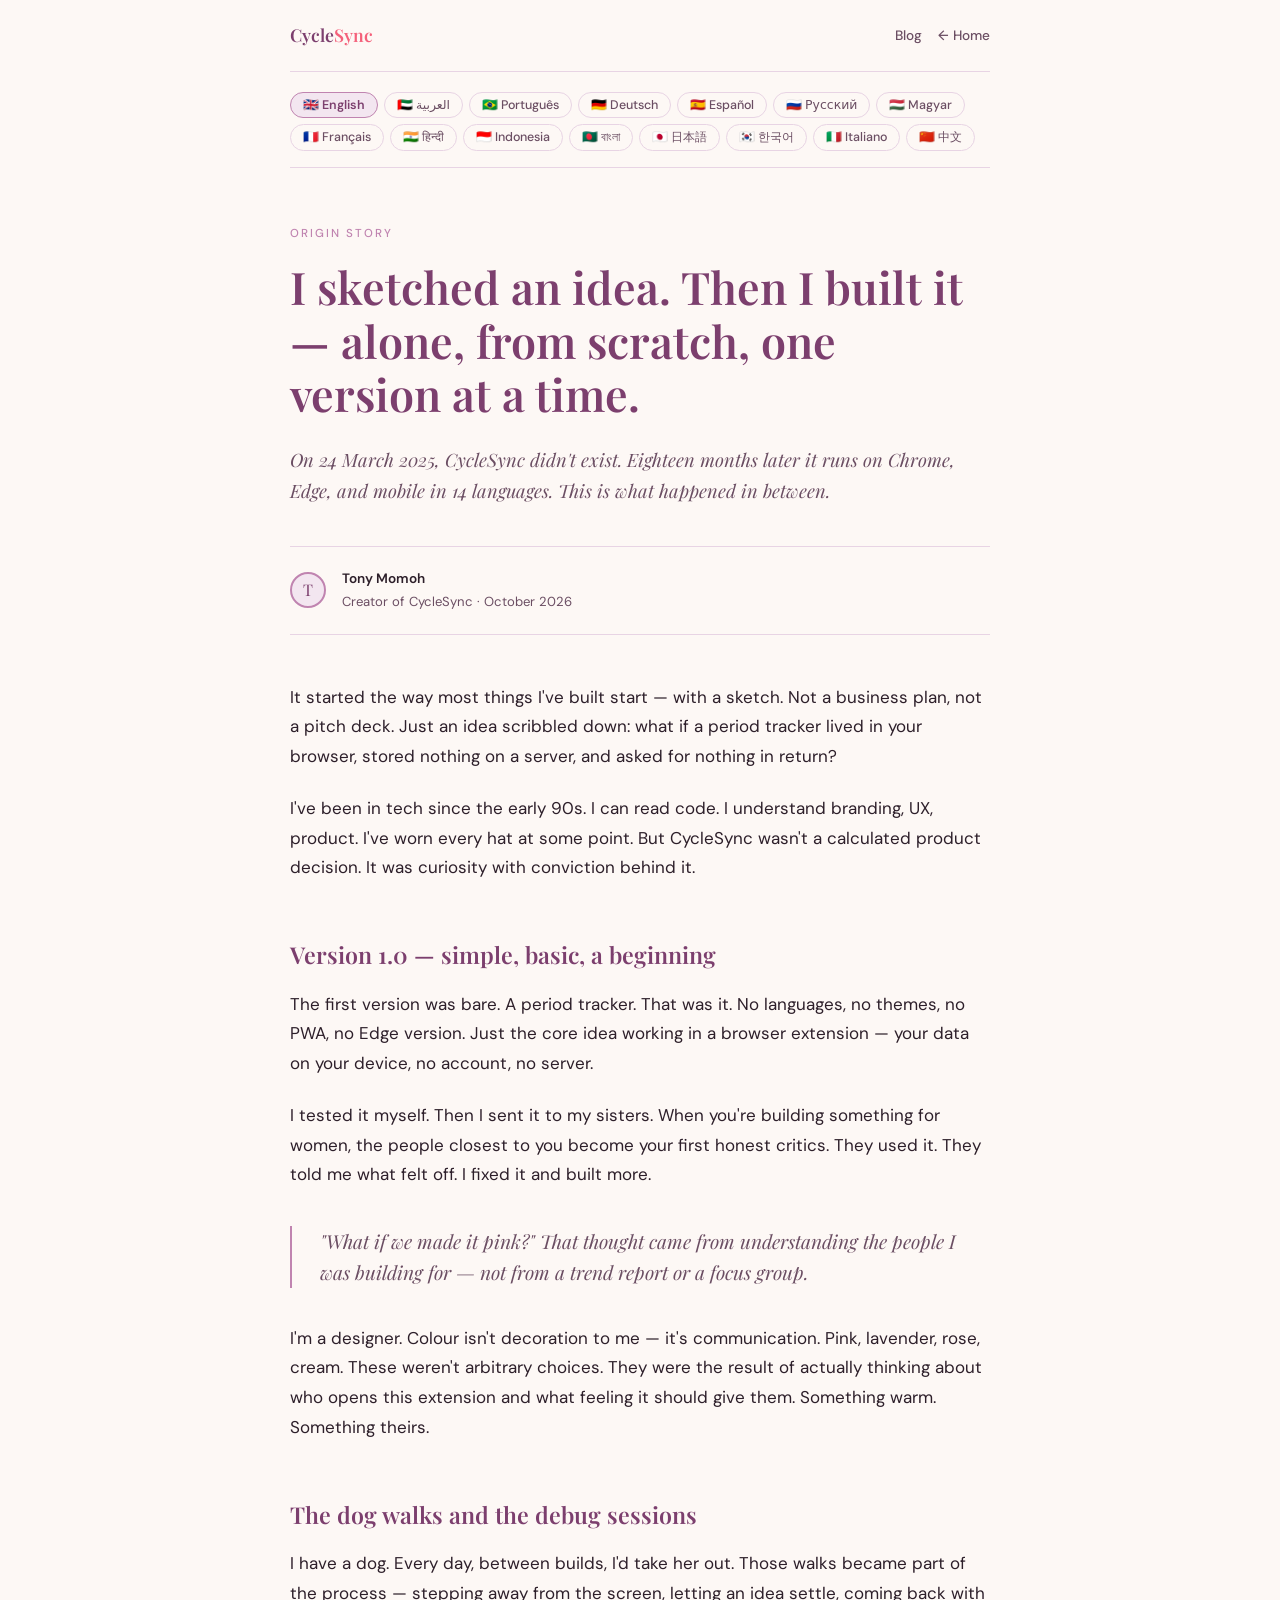
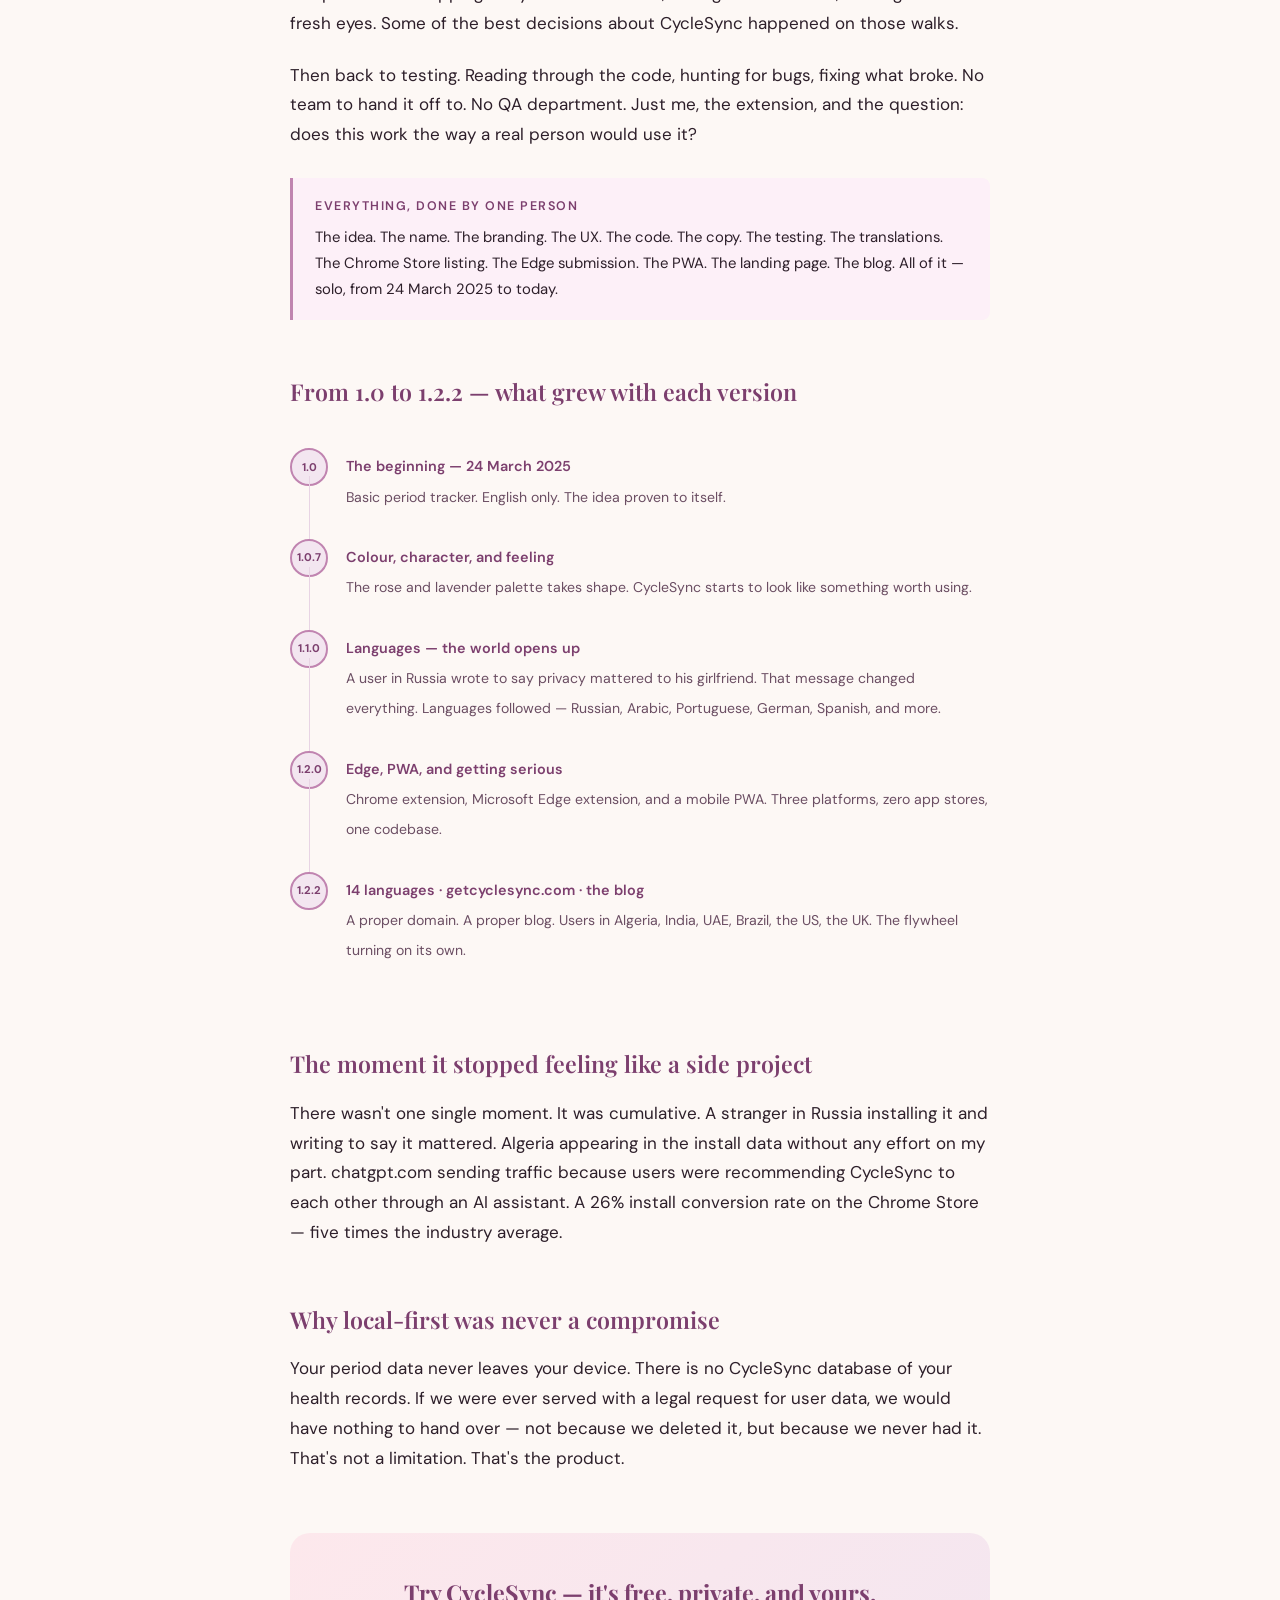
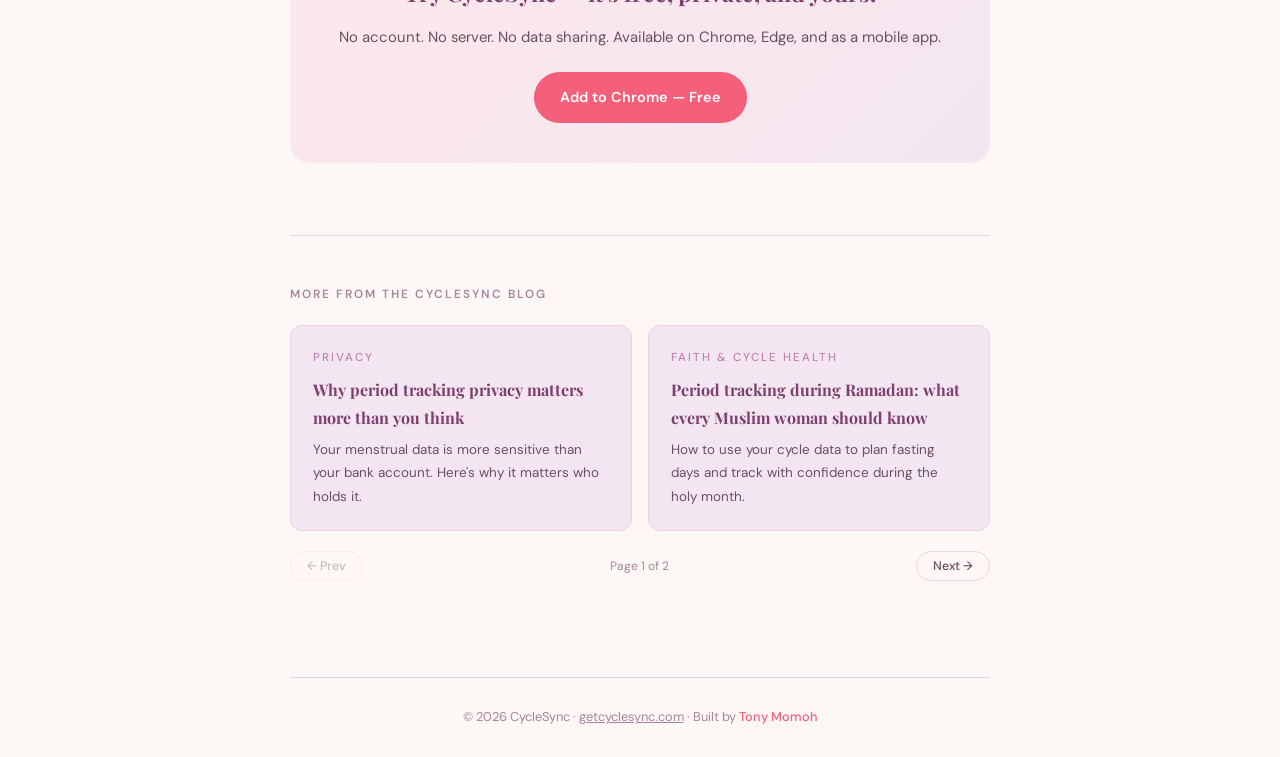
<file: blog/how-cyclesync-was-built.html>
<!doctype html>
<html lang="en">
<head>
<meta charset="utf-8">
<meta name="viewport" content="width=device-width, initial-scale=1">
<title>How CycleSync Was Born — Tony Momoh</title>
<meta name="description" content="I sketched the idea on 24 March 2025. One designer, a dog, two sisters, and a conviction that women deserved something better. This is how CycleSync came to life.">
<link rel="preconnect" href="https://fonts.googleapis.com">
<link rel="preconnect" href="https://fonts.gstatic.com" crossorigin>
<link href="https://fonts.googleapis.com/css2?family=Playfair+Display:ital,wght@0,400;0,600;1,400&family=DM+Sans:wght@300;400;500;600&display=swap" rel="stylesheet">
<style>
  :root {
    --rose: #f4607a; --rose-light: #fde8ec; --mauve: #c084b0; --mauve-light: #f3e6f0;
    --plum: #7c3f6e; --cream: #fdf8f5; --text: #2d1f2a; --text-mid: #6b4e63;
    --text-light: #a8849e; --rule: #e8d4e4; --highlight-bg: #fdf0f8;
    color-scheme: light;
  }
  *, *::before, *::after { box-sizing: border-box; }
  html { color-scheme: light; }
  body { background: var(--cream) !important; color: var(--text) !important; font-family: 'DM Sans', system-ui, sans-serif; font-size: 17px; line-height: 1.75; margin: 0; padding: 0 24px; }
  body[dir="rtl"] blockquote { padding: 0 28px 0 0; border-left: none; border-right: 2px solid var(--mauve); }
  body[dir="rtl"] .highlight-box { border-left: none; border-right: 3px solid var(--mauve); border-radius: 8px 0 0 8px; }
  .site-header { border-bottom: 1px solid var(--rule); padding: 20px 0; display: flex; justify-content: space-between; align-items: center; max-width: 700px; margin: 0 auto; }
  .site-logo { font-family: 'Playfair Display', Georgia, serif; font-size: 1.1rem; font-weight: 600; color: var(--plum); text-decoration: none; }
  .site-logo span { color: var(--rose); }
  .site-nav { display: flex; align-items: center; gap: 16px; }
  .site-nav a { font-size: 0.85rem; color: var(--text-mid); text-decoration: none; font-weight: 500; }
  .site-nav a:hover { color: var(--plum); }
  .lang-switcher { display: flex; flex-wrap: wrap; gap: 6px; max-width: 700px; margin: 20px auto 0; padding-bottom: 16px; border-bottom: 1px solid var(--rule); }
  .lang-btn { background: var(--cream); border: 1px solid var(--rule); border-radius: 100px; padding: 4px 12px; font-size: 0.78rem; font-family: 'DM Sans', system-ui, sans-serif; color: var(--text-mid); cursor: pointer; transition: all 0.15s; font-weight: 500; }
  .lang-btn:hover { border-color: var(--mauve); color: var(--plum); }
  .lang-btn.active { background: var(--mauve-light); border-color: var(--mauve); color: var(--plum); font-weight: 600; }
  article { max-width: 700px; margin: 0 auto; padding: 56px 0 96px; }
  .eyebrow { font-size: 0.72rem; font-weight: 500; letter-spacing: 2px; text-transform: uppercase; color: var(--mauve); margin-bottom: 16px; display: block; }
  h1 { font-family: 'Playfair Display', Georgia, serif; font-size: clamp(1.8rem, 4.5vw, 2.8rem); font-weight: 600; line-height: 1.2; margin: 0 0 24px; color: var(--plum); }
  .standfirst { font-size: 1.15rem; line-height: 1.65; color: var(--text-mid); margin-bottom: 40px; font-family: 'Playfair Display', Georgia, serif; font-style: italic; }
  .meta { display: flex; align-items: center; gap: 16px; padding: 20px 0; border-top: 1px solid var(--rule); border-bottom: 1px solid var(--rule); margin-bottom: 48px; font-size: 0.82rem; color: var(--text-mid); }
  .meta-avatar { width: 36px; height: 36px; border-radius: 50%; background: var(--mauve-light); border: 2px solid var(--mauve); display: flex; align-items: center; justify-content: center; font-family: 'Playfair Display', Georgia, serif; font-size: 1rem; color: var(--plum); flex-shrink: 0; }
  .meta-text strong { display: block; color: var(--text); font-weight: 600; font-size: 0.85rem; }
  h2 { font-family: 'Playfair Display', Georgia, serif; font-size: 1.45rem; font-weight: 600; margin: 52px 0 14px; color: var(--plum); }
  p { margin: 0 0 22px; color: var(--text); }
  strong { color: var(--text); }
  a { color: var(--plum); }
  blockquote { margin: 36px 0; padding: 0 0 0 28px; border-left: 2px solid var(--mauve); font-family: 'Playfair Display', Georgia, serif; font-style: italic; font-size: 1.2rem; line-height: 1.6; color: var(--text-mid); }
  .highlight-box { background: var(--highlight-bg); border-left: 3px solid var(--mauve); border-radius: 0 8px 8px 0; padding: 18px 22px; margin: 28px 0; font-size: 0.93rem; color: var(--text); }
  .highlight-box strong { display: block; font-size: 0.78rem; font-weight: 600; letter-spacing: 1.5px; text-transform: uppercase; color: var(--plum); margin-bottom: 6px; }
  .version-timeline { margin: 36px 0; padding: 0; list-style: none; }
  .version-timeline li { display: flex; gap: 18px; padding-bottom: 28px; position: relative; }
  .version-timeline li::before { content: ''; position: absolute; left: 19px; top: 28px; bottom: 0; width: 1px; background: var(--rule); }
  .version-timeline li:last-child::before { display: none; }
  .version-dot { width: 38px; height: 38px; flex-shrink: 0; border-radius: 50%; background: var(--mauve-light); border: 2px solid var(--mauve); display: flex; align-items: center; justify-content: center; font-size: 0.7rem; font-weight: 700; color: var(--plum); font-family: 'DM Sans', system-ui, sans-serif; }
  .version-body { padding-top: 6px; }
  .version-body strong { display: block; color: var(--plum); font-weight: 600; font-size: 0.9rem; margin-bottom: 2px; }
  .version-body span { font-size: 0.88rem; color: var(--text-mid); }
  .cta-section { background: linear-gradient(135deg, var(--rose-light) 0%, var(--mauve-light) 100%); border-radius: 20px; padding: 40px; margin-top: 60px; text-align: center; }
  .cta-section h3 { font-family: 'Playfair Display', Georgia, serif; font-size: 1.45rem; margin: 0 0 10px; color: var(--plum); }
  .cta-section p { color: var(--text-mid); margin-bottom: 22px; font-size: 0.93rem; }
  .cta-btn { display: inline-block; background: var(--rose); color: #fff; font-family: 'DM Sans', system-ui, sans-serif; font-weight: 600; font-size: 0.9rem; padding: 13px 26px; border-radius: 100px; text-decoration: none; transition: background 0.2s, transform 0.2s; }
  .cta-btn:hover { background: #d44d67; transform: translateY(-2px); color: #fff; }
  .related-posts { margin-top: 72px; padding-top: 36px; border-top: 1px solid var(--rule); }
  .related-posts h3 { font-size: 0.74rem; font-weight: 600; letter-spacing: 2px; text-transform: uppercase; color: var(--text-light); margin-bottom: 20px; }
  .related-grid { display: grid; grid-template-columns: 1fr 1fr; gap: 16px; }
  .related-card { background: var(--mauve-light); border: 1px solid var(--rule); border-radius: 12px; padding: 22px; text-decoration: none; display: block; transition: transform 0.15s; }
  .related-card:hover { transform: translateY(-2px); }
  .related-card .eyebrow { margin-bottom: 8px; }
  .related-card h4 { font-family: 'Playfair Display', Georgia, serif; font-size: 1rem; margin: 0 0 6px; color: var(--plum); }
  .related-card p { font-size: 0.84rem; color: var(--text-mid); margin: 0; }
  footer { border-top: 1px solid var(--rule); padding: 28px 0; text-align: center; font-size: 0.8rem; color: var(--text-light); max-width: 700px; margin: 0 auto; }
  .lang-section { display: none; }
  .lang-section.visible { display: block; }
  @media (max-width: 600px) {
    body { padding: 0 16px; }
    article { padding: 36px 0 64px; }
    .cta-section { padding: 24px 18px; }
    .related-grid { grid-template-columns: 1fr; }
    .lang-switcher { gap: 5px; }
  }

  /* Blog pagination */
  .blog-pagination { margin-top: 20px; display: flex; gap: 10px; align-items: center; }
  .blog-page { display: none; }
  .blog-page.visible { display: grid; grid-template-columns: 1fr 1fr; gap: 16px; }
  .pagination-btn {
    background: var(--cream); border: 1px solid var(--rule); border-radius: 100px;
    padding: 6px 16px; font-size: 0.78rem; font-family: 'DM Sans', system-ui, sans-serif;
    color: var(--text-mid); cursor: pointer; transition: all 0.15s; font-weight: 500;
  }
  .pagination-btn:hover { border-color: var(--mauve); color: var(--plum); }
  .pagination-btn:disabled { opacity: 0.35; cursor: default; }
  .pagination-info { font-size: 0.75rem; color: var(--text-light); margin: 0 auto; }
  /* Coming soon card */
  .coming-soon-card {
    background: var(--cream);
    border: 1px dashed var(--mauve);
    border-radius: 12px;
    padding: 22px;
    display: block;
    text-decoration: none;
    opacity: 0.75;
    position: relative;
    overflow: hidden;
  }
  .coming-soon-card::after {
    content: 'Coming soon';
    position: absolute;
    top: 12px; right: 14px;
    font-size: 0.65rem;
    font-weight: 600;
    letter-spacing: 1.5px;
    text-transform: uppercase;
    color: var(--mauve);
    background: var(--mauve-light);
    border-radius: 100px;
    padding: 2px 10px;
  }
  .coming-soon-card h4 { font-family: 'Playfair Display', Georgia, serif; font-size: 1rem; margin: 0 0 6px; color: var(--plum); }
  .coming-soon-card p { font-size: 0.84rem; color: var(--text-mid); margin: 0; }
</style>
</head>
<body>

<header class="site-header">
  <a class="site-logo" href="https://getcyclesync.com/">Cycle<span>Sync</span></a>
  <nav class="site-nav"><a href="/blog/privacy-period-tracking.html">Blog</a> <a href="https://getcyclesync.com/">← Home</a></nav>
</header>

<div class="lang-switcher" role="group" aria-label="Choose language">
  <button class="lang-btn active" data-lang="en">🇬🇧 English</button>
  <button class="lang-btn" data-lang="ar">🇦🇪 العربية</button>
  <button class="lang-btn" data-lang="pt">🇧🇷 Português</button>
  <button class="lang-btn" data-lang="de">🇩🇪 Deutsch</button>
  <button class="lang-btn" data-lang="es">🇪🇸 Español</button>
  <button class="lang-btn" data-lang="ru">🇷🇺 Русский</button>
  <button class="lang-btn" data-lang="hu">🇭🇺 Magyar</button>
  <button class="lang-btn" data-lang="fr">🇫🇷 Français</button>
  <button class="lang-btn" data-lang="hi">🇮🇳 हिन्दी</button>
  <button class="lang-btn" data-lang="id">🇮🇩 Indonesia</button>
  <button class="lang-btn" data-lang="bn">🇧🇩 বাংলা</button>
  <button class="lang-btn" data-lang="ja">🇯🇵 日本語</button>
  <button class="lang-btn" data-lang="ko">🇰🇷 한국어</button>
  <button class="lang-btn" data-lang="it">🇮🇹 Italiano</button>
  <button class="lang-btn" data-lang="zh">🇨🇳 中文</button>
</div>

<article>

<!-- ENGLISH -->
<div class="lang-section visible" id="lang-en">
  <span class="eyebrow">Origin Story</span>
  <h1>I sketched an idea. Then I built it — alone, from scratch, one version at a time.</h1>
  <p class="standfirst">On 24 March 2025, CycleSync didn't exist. Eighteen months later it runs on Chrome, Edge, and mobile in 14 languages. This is what happened in between.</p>
  <div class="meta"><div class="meta-avatar">T</div><div class="meta-text"><strong>Tony Momoh</strong>Creator of CycleSync · October 2026</div></div>
  <p>It started the way most things I've built start — with a sketch. Not a business plan, not a pitch deck. Just an idea scribbled down: what if a period tracker lived in your browser, stored nothing on a server, and asked for nothing in return?</p>
  <p>I've been in tech since the early 90s. I can read code. I understand branding, UX, product. I've worn every hat at some point. But CycleSync wasn't a calculated product decision. It was curiosity with conviction behind it.</p>
  <h2>Version 1.0 — simple, basic, a beginning</h2>
  <p>The first version was bare. A period tracker. That was it. No languages, no themes, no PWA, no Edge version. Just the core idea working in a browser extension — your data on your device, no account, no server.</p>
  <p>I tested it myself. Then I sent it to my sisters. When you're building something for women, the people closest to you become your first honest critics. They used it. They told me what felt off. I fixed it and built more.</p>
  <blockquote>"What if we made it pink?" That thought came from understanding the people I was building for — not from a trend report or a focus group.</blockquote>
  <p>I'm a designer. Colour isn't decoration to me — it's communication. Pink, lavender, rose, cream. These weren't arbitrary choices. They were the result of actually thinking about who opens this extension and what feeling it should give them. Something warm. Something theirs.</p>
  <h2>The dog walks and the debug sessions</h2>
  <p>I have a dog. Every day, between builds, I'd take her out. Those walks became part of the process — stepping away from the screen, letting an idea settle, coming back with fresh eyes. Some of the best decisions about CycleSync happened on those walks.</p>
  <p>Then back to testing. Reading through the code, hunting for bugs, fixing what broke. No team to hand it off to. No QA department. Just me, the extension, and the question: does this work the way a real person would use it?</p>
  <div class="highlight-box"><strong>Everything, done by one person</strong>The idea. The name. The branding. The UX. The code. The copy. The testing. The translations. The Chrome Store listing. The Edge submission. The PWA. The landing page. The blog. All of it — solo, from 24 March 2025 to today.</div>
  <h2>From 1.0 to 1.2.2 — what grew with each version</h2>
  <ul class="version-timeline">
    <li><div class="version-dot">1.0</div><div class="version-body"><strong>The beginning — 24 March 2025</strong><span>Basic period tracker. English only. The idea proven to itself.</span></div></li>
    <li><div class="version-dot">1.0.7</div><div class="version-body"><strong>Colour, character, and feeling</strong><span>The rose and lavender palette takes shape. CycleSync starts to look like something worth using.</span></div></li>
    <li><div class="version-dot">1.1.0</div><div class="version-body"><strong>Languages — the world opens up</strong><span>A user in Russia wrote to say privacy mattered to his girlfriend. That message changed everything. Languages followed — Russian, Arabic, Portuguese, German, Spanish, and more.</span></div></li>
    <li><div class="version-dot">1.2.0</div><div class="version-body"><strong>Edge, PWA, and getting serious</strong><span>Chrome extension, Microsoft Edge extension, and a mobile PWA. Three platforms, zero app stores, one codebase.</span></div></li>
    <li><div class="version-dot">1.2.2</div><div class="version-body"><strong>14 languages · getcyclesync.com · the blog</strong><span>A proper domain. A proper blog. Users in Algeria, India, UAE, Brazil, the US, the UK. The flywheel turning on its own.</span></div></li>
  </ul>
  <h2>The moment it stopped feeling like a side project</h2>
  <p>There wasn't one single moment. It was cumulative. A stranger in Russia installing it and writing to say it mattered. Algeria appearing in the install data without any effort on my part. chatgpt.com sending traffic because users were recommending CycleSync to each other through an AI assistant. A 26% install conversion rate on the Chrome Store — five times the industry average.</p>
  <h2>Why local-first was never a compromise</h2>
  <p>Your period data never leaves your device. There is no CycleSync database of your health records. If we were ever served with a legal request for user data, we would have nothing to hand over — not because we deleted it, but because we never had it. That's not a limitation. That's the product.</p>
  <div class="cta-section"><h3>Try CycleSync — it's free, private, and yours.</h3><p>No account. No server. No data sharing. Available on Chrome, Edge, and as a mobile app.</p><a class="cta-btn" href="https://chromewebstore.google.com/detail/cyclesync/egmjjdfhnnbkloiijjehpkjgfeghifeb" target="_blank" rel="noopener">Add to Chrome — Free</a></div>
  <div class="related-posts"><h3>More from the CycleSync blog</h3><div class="blog-page visible" id="en-page-1"><a class="related-card" href="/blog/privacy-period-tracking.html"><span class="eyebrow">Privacy</span><h4>Why period tracking privacy matters more than you think</h4><p>Your menstrual data is more sensitive than your bank account. Here's why it matters who holds it.</p></a><a class="related-card" href="/blog/tracking-your-cycle-during-ramadan.html"><span class="eyebrow">Faith &amp; Cycle Health</span><h4>Period tracking during Ramadan: what every Muslim woman should know</h4><p>How to use your cycle data to plan fasting days and track with confidence during the holy month.</p></a></div><div class="blog-page" id="en-page-2"><div class="coming-soon-card">
          <span class="eyebrow">Faith · Niddah</span>
          <h4>Tracking your cycle through Niddah and Mikveh</h4>
          <p>How CycleSync's Niddah mode helps Jewish women align their cycle, Taharat HaMishpacha, and life — in full privacy.</p>
        </div>
        <div class="related-card" style="opacity:0.4; pointer-events:none;">
          <span class="eyebrow">Coming soon</span>
          <h4>More articles on the way</h4>
          <p>New guides dropping soon. Add CycleSync to stay updated.</p>
        </div></div><div class="blog-pagination"><button class="pagination-btn" id="en-prev" onclick="changePage('en',-1)" disabled>← Prev</button><span class="pagination-info" id="en-page-info">Page 1 of 2</span><button class="pagination-btn" id="en-next" onclick="changePage('en',1)">Next →</button></div></div>
</div>

<!-- ARABIC -->
<div class="lang-section" id="lang-ar">
  <span class="eyebrow">قصة البداية</span>
  <h1>رسمتُ فكرة. ثم بنيتُها — وحدي، من الصفر، إصداراً تلو الآخر.</h1>
  <p class="standfirst">في 24 مارس 2025، لم يكن CycleSync موجوداً. بعد ثمانية عشر شهراً، يعمل على Chrome وEdge والجوال بـ14 لغة. هذه هي القصة.</p>
  <div class="meta"><div class="meta-avatar">T</div><div class="meta-text"><strong>Tony Momoh</strong>مؤسس CycleSync · أكتوبر 2026</div></div>
  <p>بدأ الأمر كما تبدأ معظم المشاريع التي بنيتُها — برسمة. لا خطة عمل، لا عرض تقديمي. مجرد فكرة مكتوبة: ماذا لو كان متتبع الدورة الشهرية يعيش في متصفحك، ولا يخزّن شيئاً على خادم، ولا يطلب شيئاً في المقابل؟</p>
  <p>أنا في مجال التقنية منذ التسعينيات. أستطيع قراءة الكود. أفهم العلامة التجارية وتجربة المستخدم والمنتج. لكن CycleSync لم يكن قراراً محسوباً — كان فضولاً مدعوماً بقناعة.</p>
  <h2>الإصدار 1.0 — بسيط، أساسي، بداية</h2>
  <p>كان الإصدار الأول مجرداً. متتبع للدورة. فقط. لا لغات، لا ثيمات. اختبرته بنفسي، ثم أرسلته لأخواتي. عندما تبني شيئاً للنساء، فإن أقرب الناس إليك يصبحون أول نقادك الصادقين. استخدمنه، أخبرنني بما يحتاج تحسيناً، أصلحته وبنيت المزيد.</p>
  <blockquote>"ماذا لو جعلناه وردياً؟" جاءت هذه الفكرة من فهم من أبني من أجلهن — لا من تقرير اتجاهات أو مجموعة تركيز.</blockquote>
  <p>أنا مصمم. اللون بالنسبة لي ليس زينة — بل تواصل. الوردي، اللافندر، الكريمي. لم تكن هذه اختيارات عشوائية.</p>
  <h2>نزهات الكلبة وجلسات اصطياد الأخطاء</h2>
  <p>لديّ كلبة. كل يوم، بين عمليات البناء، كنت آخذها للنزهة. أصبحت تلك النزهات جزءاً من العملية — ابتعاد عن الشاشة، وتركٍ للأفكار تترسخ، وعودة بعيون جديدة.</p>
  <div class="highlight-box"><strong>كل شيء، بيد شخص واحد</strong>الفكرة. الاسم. العلامة التجارية. تجربة المستخدم. الكود. النصوص. الاختبار. الترجمات. متجر Chrome. Edge. PWA. الصفحة الرئيسية. المدونة. كل شيء — بمفردي، من 24 مارس 2025 حتى اليوم.</div>
  <h2>من 1.0 إلى 1.2.2 — ما نما مع كل إصدار</h2>
  <ul class="version-timeline">
    <li><div class="version-dot">1.0</div><div class="version-body"><strong>البداية — 24 مارس 2025</strong><span>متتبع دورة بسيط. باللغة الإنجليزية فقط. الفكرة تُثبت نفسها.</span></div></li>
    <li><div class="version-dot">1.0.7</div><div class="version-body"><strong>اللون والشخصية والإحساس</strong><span>لوحة الألوان الوردية واللافندر تتشكّل. CycleSync يبدو وكأنه شيء يستحق الاستخدام.</span></div></li>
    <li><div class="version-dot">1.1.0</div><div class="version-body"><strong>اللغات — العالم يتسع</strong><span>مستخدمة في روسيا كتبت تقول إن الخصوصية تهمها. غيّرت تلك الرسالة كل شيء.</span></div></li>
    <li><div class="version-dot">1.2.0</div><div class="version-body"><strong>Edge وPWA والجدية</strong><span>ثلاث منصات، صفر متاجر تطبيقات، كودبيس واحد.</span></div></li>
    <li><div class="version-dot">1.2.2</div><div class="version-body"><strong>14 لغة · getcyclesync.com · المدونة</strong><span>نطاق حقيقي. مدونة حقيقية. مستخدمون في الجزائر والهند والإمارات والبرازيل.</span></div></li>
  </ul>
  <div class="cta-section"><h3>جرّبي CycleSync — مجاني، خاص، ملكك.</h3><p>لا حساب. لا خادم. لا مشاركة بيانات.</p><a class="cta-btn" href="https://chromewebstore.google.com/detail/cyclesync/egmjjdfhnnbkloiijjehpkjgfeghifeb" target="_blank" rel="noopener">أضف إلى Chrome — مجاناً</a></div>
  <div class="related-posts"><h3>المزيد من مدونة CycleSync</h3><div class="blog-page visible" id="ar-page-1"><a class="related-card" href="/blog/privacy-period-tracking.html"><span class="eyebrow">الخصوصية</span><h4>لماذا تهم خصوصية تتبع الدورة أكثر مما تتخيلين</h4><p>بياناتك الصحية أكثر حساسية من بياناتك البنكية.</p></a><a class="related-card" href="/blog/tracking-your-cycle-during-ramadan.html"><span class="eyebrow">الإيمان وصحة الدورة</span><h4>تتبع الدورة الشهرية في رمضان: ما تحتاج كل امرأة مسلمة معرفته</h4><p>كيف تستخدمين بيانات دورتك لتخطيط أيام الصيام بثقة خلال الشهر الكريم.</p></a></div><div class="blog-page" id="ar-page-2"><div class="coming-soon-card">
          <span class="eyebrow">الإيمان · النِّدَّة</span>
          <h4>تتبع دورتك في أوقات الطهارة والنِّدَّة</h4>
          <p>قريباً — دليل CycleSync للمرأة اليهودية حول طهارة الأسرة وتتبع الدورة بخصوصية تامة.</p>
        </div>
        <div class="related-card" style="opacity:0.4; pointer-events:none;">
          <span class="eyebrow">قريباً</span>
          <h4>المزيد قادم</h4>
          <p>مقالات جديدة قريباً.</p>
        </div></div><div class="blog-pagination"><button class="pagination-btn" id="ar-prev" onclick="changePage('ar',-1)" disabled>← السابق</button><span class="pagination-info" id="ar-page-info">صفحة 1 من 2</span><button class="pagination-btn" id="ar-next" onclick="changePage('ar',1)">التالي →</button></div></div>
</div>

<!-- PORTUGUESE -->
<div class="lang-section" id="lang-pt">
  <span class="eyebrow">História de Origem</span>
  <h1>Fiz um esboço de uma ideia. Depois construí — sozinho, do zero, uma versão de cada vez.</h1>
  <p class="standfirst">Em 24 de março de 2025, o CycleSync não existia. Dezoito meses depois, roda no Chrome, Edge e mobile em 14 idiomas. Isto é o que aconteceu no intervalo.</p>
  <div class="meta"><div class="meta-avatar">T</div><div class="meta-text"><strong>Tony Momoh</strong>Criador do CycleSync · Outubro 2026</div></div>
  <p>Começou da forma como a maioria das coisas que construí começa — com um esboço. Não um plano de negócios, não um pitch deck. Apenas uma ideia rabiscada: e se um rastreador menstrual vivesse no seu navegador, não armazenasse nada em um servidor e não pedisse nada em troca?</p>
  <p>Estou na área de tecnologia desde o início dos anos 90. Consigo ler código. Entendo branding, UX, produto. Mas o CycleSync não foi uma decisão calculada — foi curiosidade com convicção por trás.</p>
  <h2>Versão 1.0 — simples, básica, um começo</h2>
  <p>A primeira versão era mínima. Um rastreador menstrual. Só isso. Testei eu mesmo. Depois enviei para as minhas irmãs. Quando você constrói algo para mulheres, as pessoas mais próximas se tornam seus primeiros críticos honestos. Elas usaram, disseram o que estava errado, corrigi e construí mais.</p>
  <blockquote>"E se ficasse rosa?" Esse pensamento veio de entender as pessoas para quem eu estava construindo — não de um relatório de tendências ou grupo focal.</blockquote>
  <p>Sou designer. Cor não é decoração para mim — é comunicação. Rosa, lavanda, creme. Não foram escolhas arbitrárias. Foram o resultado de pensar genuinamente em quem abre essa extensão e que sensação ela deve transmitir.</p>
  <h2>Os passeios com o cachorro e as sessões de depuração</h2>
  <p>Tenho uma cachorra. Todo dia, entre as construções, eu a levava para passear. Esses passeios se tornaram parte do processo — afastar da tela, deixar uma ideia sedimentar, voltar com os olhos frescos. Algumas das melhores decisões sobre o CycleSync aconteceram nesses passeios.</p>
  <div class="highlight-box"><strong>Tudo, feito por uma pessoa só</strong>A ideia. O nome. O branding. O UX. O código. Os textos. Os testes. As traduções. A listagem no Chrome Store. A submissão no Edge. O PWA. A landing page. O blog. Tudo — solo, de 24 de março de 2025 até hoje.</div>
  <h2>De 1.0 a 1.2.2 — o que cresceu a cada versão</h2>
  <ul class="version-timeline">
    <li><div class="version-dot">1.0</div><div class="version-body"><strong>O começo — 24 de março de 2025</strong><span>Rastreador menstrual básico. Apenas inglês. A ideia provada para si mesma.</span></div></li>
    <li><div class="version-dot">1.0.7</div><div class="version-body"><strong>Cor, caráter e sensação</strong><span>A paleta de rosa e lavanda toma forma. O CycleSync começa a parecer algo que vale usar.</span></div></li>
    <li><div class="version-dot">1.1.0</div><div class="version-body"><strong>Idiomas — o mundo se abre</strong><span>Uma usuária na Rússia escreveu dizendo que a privacidade importava para ela. Essa mensagem mudou tudo.</span></div></li>
    <li><div class="version-dot">1.2.0</div><div class="version-body"><strong>Edge, PWA e ficando sério</strong><span>Três plataformas, zero lojas de aplicativos, uma base de código.</span></div></li>
    <li><div class="version-dot">1.2.2</div><div class="version-body"><strong>14 idiomas · getcyclesync.com · o blog</strong><span>Um domínio de verdade. Um blog de verdade. Usuários na Argélia, Índia, Emirados, Brasil, EUA, Reino Unido.</span></div></li>
  </ul>
  <div class="cta-section"><h3>Experimente o CycleSync — gratuito, privado e seu.</h3><p>Sem conta. Sem servidor. Sem compartilhamento de dados.</p><a class="cta-btn" href="https://chromewebstore.google.com/detail/cyclesync/egmjjdfhnnbkloiijjehpkjgfeghifeb" target="_blank" rel="noopener">Adicionar ao Chrome — Grátis</a></div>
  <div class="related-posts"><h3>Mais do blog CycleSync</h3><div class="blog-page visible" id="pt-page-1"><a class="related-card" href="/blog/privacy-period-tracking.html"><span class="eyebrow">Privacidade</span><h4>Por que a privacidade no rastreamento menstrual importa mais do que você pensa</h4><p>Seus dados menstruais são mais sensíveis do que os dados da sua conta bancária.</p></a><a class="related-card" href="/blog/tracking-your-cycle-during-ramadan.html"><span class="eyebrow">Fé &amp; Saúde do Ciclo</span><h4>Rastreamento menstrual durante o Ramadã: o que toda mulher muçulmana deve saber</h4><p>Como usar seus dados de ciclo para planejar os dias de jejum com confiança durante o mês sagrado.</p></a></div><div class="blog-page" id="pt-page-2"><div class="coming-soon-card">
          <span class="eyebrow">Fé · Niddah</span>
          <h4>Rastreando seu ciclo durante o Niddah e o Mikveh</h4>
          <p>Em breve — como o modo Niddah do CycleSync ajuda mulheres judias com total privacidade.</p>
        </div>
        <div class="related-card" style="opacity:0.4; pointer-events:none;">
          <span class="eyebrow">Em breve</span>
          <h4>Mais artigos chegando</h4>
          <p>Novos guias em breve.</p>
        </div></div><div class="blog-pagination"><button class="pagination-btn" id="pt-prev" onclick="changePage('pt',-1)" disabled>← Anterior</button><span class="pagination-info" id="pt-page-info">Página 1 de 2</span><button class="pagination-btn" id="pt-next" onclick="changePage('pt',1)">Próximo →</button></div></div>
</div>

<!-- GERMAN -->
<div class="lang-section" id="lang-de">
  <span class="eyebrow">Entstehungsgeschichte</span>
  <h1>Ich hatte eine Skizze einer Idee. Dann habe ich sie gebaut — allein, von Grund auf, eine Version nach der anderen.</h1>
  <p class="standfirst">Am 24. März 2025 existierte CycleSync nicht. Achtzehn Monate später läuft es auf Chrome, Edge und Mobilgeräten in 14 Sprachen. Das ist, was dazwischen passiert ist.</p>
  <div class="meta"><div class="meta-avatar">T</div><div class="meta-text"><strong>Tony Momoh</strong>Gründer von CycleSync · Oktober 2026</div></div>
  <p>Es begann, wie die meisten Dinge, die ich gebaut habe — mit einer Skizze. Kein Geschäftsplan, kein Pitch Deck. Nur eine niedergeschriebene Idee: Was wäre, wenn ein Zyklus-Tracker in deinem Browser lebte, nichts auf einem Server speicherte und nichts im Gegenzug verlangte?</p>
  <p>Ich bin seit den frühen 90ern in der Technologiebranche. Ich kann Code lesen. Ich verstehe Branding, UX, Produkt. CycleSync war keine kalkulierte Produktentscheidung — es war Neugier mit Überzeugung dahinter.</p>
  <h2>Version 1.0 — einfach, grundlegend, ein Anfang</h2>
  <p>Die erste Version war minimalistisch. Ein Zyklus-Tracker. Das war es. Ich habe es selbst getestet, dann an meine Schwestern geschickt. Wenn man etwas für Frauen baut, werden die nächsten Menschen zu den ersten ehrlichen Kritikern. Sie benutzten es, sagten mir, was sich falsch anfühlte, ich fixte es und baute mehr.</p>
  <blockquote>"Was wäre, wenn wir es pink machen würden?" Dieser Gedanke kam von dem Verständnis der Menschen, für die ich baute — nicht von einem Trendreport oder einer Fokusgruppe.</blockquote>
  <div class="highlight-box"><strong>Alles, von einer einzigen Person gemacht</strong>Die Idee. Der Name. Das Branding. Das UX. Der Code. Die Texte. Das Testen. Die Übersetzungen. Die Chrome Store Einträge. Die Edge Einreichung. Das PWA. Die Landing Page. Der Blog. Alles — allein, vom 24. März 2025 bis heute.</div>
  <h2>Von 1.0 bis 1.2.2 — was mit jeder Version wuchs</h2>
  <ul class="version-timeline">
    <li><div class="version-dot">1.0</div><div class="version-body"><strong>Der Anfang — 24. März 2025</strong><span>Einfacher Zyklus-Tracker. Nur Englisch. Die Idee beweist sich selbst.</span></div></li>
    <li><div class="version-dot">1.0.7</div><div class="version-body"><strong>Farbe, Charakter und Gefühl</strong><span>Die Rosa- und Lavendelpalette nimmt Form an. CycleSync beginnt, wie etwas auszusehen, das es wert ist zu benutzen.</span></div></li>
    <li><div class="version-dot">1.1.0</div><div class="version-body"><strong>Sprachen — die Welt öffnet sich</strong><span>Eine Nutzerin in Russland schrieb, dass ihr Privatsphäre wichtig sei. Diese Nachricht veränderte alles.</span></div></li>
    <li><div class="version-dot">1.2.0</div><div class="version-body"><strong>Edge, PWA und ernst werden</strong><span>Drei Plattformen, null App Stores, eine Codebasis.</span></div></li>
    <li><div class="version-dot">1.2.2</div><div class="version-body"><strong>14 Sprachen · getcyclesync.com · der Blog</strong><span>Eine richtige Domain. Ein richtiger Blog. Nutzer in Algerien, Indien, UAE, Brasilien, USA, UK.</span></div></li>
  </ul>
  <div class="cta-section"><h3>Probier CycleSync — kostenlos, privat und deins.</h3><p>Kein Konto. Kein Server. Keine Datenweitergabe.</p><a class="cta-btn" href="https://chromewebstore.google.com/detail/cyclesync/egmjjdfhnnbkloiijjehpkjgfeghifeb" target="_blank" rel="noopener">Zu Chrome hinzufügen — Kostenlos</a></div>
  <div class="related-posts"><h3>Mehr vom CycleSync Blog</h3><div class="blog-page visible" id="de-page-1"><a class="related-card" href="/blog/privacy-period-tracking.html"><span class="eyebrow">Datenschutz</span><h4>Warum Datenschutz beim Zyklus-Tracking wichtiger ist als du denkst</h4><p>Deine Menstruationsdaten sind sensibler als deine Bankdaten.</p></a><a class="related-card" href="/blog/tracking-your-cycle-during-ramadan.html"><span class="eyebrow">Glaube &amp; Zyklus-Gesundheit</span><h4>Zyklus-Tracking während des Ramadans: Was jede muslimische Frau wissen sollte</h4><p>Wie du deine Zyklus-Daten nutzen kannst, um Fastentage sicher zu planen.</p></a></div><div class="blog-page" id="de-page-2"><div class="coming-soon-card">
          <span class="eyebrow">Glaube · Niddah</span>
          <h4>Deinen Zyklus während Niddah und Mikveh verfolgen</h4>
          <p>Demnächst — wie CycleSync's Niddah-Modus jüdischen Frauen hilft, in voller Privatsphäre.</p>
        </div>
        <div class="related-card" style="opacity:0.4; pointer-events:none;">
          <span class="eyebrow">Demnächst</span>
          <h4>Mehr Artikel kommen</h4>
          <p>Neue Guides folgen bald.</p>
        </div></div><div class="blog-pagination"><button class="pagination-btn" id="de-prev" onclick="changePage('de',-1)" disabled>← Zurück</button><span class="pagination-info" id="de-page-info">Seite 1 von 2</span><button class="pagination-btn" id="de-next" onclick="changePage('de',1)">Weiter →</button></div></div>
</div>

<!-- SPANISH -->
<div class="lang-section" id="lang-es">
  <span class="eyebrow">Historia de Origen</span>
  <h1>Dibujé una idea. Luego la construí — solo, desde cero, una versión a la vez.</h1>
  <p class="standfirst">El 24 de marzo de 2025, CycleSync no existía. Dieciocho meses después funciona en Chrome, Edge y móvil en 14 idiomas. Esto es lo que pasó en medio.</p>
  <div class="meta"><div class="meta-avatar">T</div><div class="meta-text"><strong>Tony Momoh</strong>Creador de CycleSync · Octubre 2026</div></div>
  <p>Comenzó como comienzan la mayoría de las cosas que he construido — con un boceto. No un plan de negocios, no un pitch deck. Solo una idea garabateada: ¿y si un rastreador menstrual viviera en tu navegador, no almacenara nada en un servidor y no pidiera nada a cambio?</p>
  <p>Llevo en tecnología desde principios de los 90. Puedo leer código. Entiendo branding, UX, producto. CycleSync no fue una decisión de producto calculada — fue curiosidad con convicción detrás.</p>
  <h2>Versión 1.0 — simple, básica, un comienzo</h2>
  <p>La primera versión era mínima. Un rastreador menstrual. Eso era todo. Lo probé yo mismo, luego se lo envié a mis hermanas. Cuando construyes algo para mujeres, las personas más cercanas a ti se convierten en tus primeras críticas honestas.</p>
  <blockquote>"¿Y si lo hacemos rosa?" Ese pensamiento vino de entender a las personas para quienes construía — no de un informe de tendencias o un grupo focal.</blockquote>
  <div class="highlight-box"><strong>Todo, hecho por una sola persona</strong>La idea. El nombre. El branding. La UX. El código. Los textos. Las pruebas. Las traducciones. La ficha en Chrome Store. La versión Edge. El PWA. La página de inicio. El blog. Todo — en solitario, desde el 24 de marzo de 2025 hasta hoy.</div>
  <h2>De 1.0 a 1.2.2 — lo que creció con cada versión</h2>
  <ul class="version-timeline">
    <li><div class="version-dot">1.0</div><div class="version-body"><strong>El comienzo — 24 de marzo de 2025</strong><span>Rastreador menstrual básico. Solo inglés. La idea probándose a sí misma.</span></div></li>
    <li><div class="version-dot">1.0.7</div><div class="version-body"><strong>Color, carácter y sensación</strong><span>La paleta rosa y lavanda toma forma. CycleSync empieza a parecer algo que vale la pena usar.</span></div></li>
    <li><div class="version-dot">1.1.0</div><div class="version-body"><strong>Idiomas — el mundo se abre</strong><span>Una usuaria en Rusia escribió para decir que la privacidad le importaba. Ese mensaje lo cambió todo.</span></div></li>
    <li><div class="version-dot">1.2.0</div><div class="version-body"><strong>Edge, PWA y tomando en serio</strong><span>Tres plataformas, cero tiendas de aplicaciones, una base de código.</span></div></li>
    <li><div class="version-dot">1.2.2</div><div class="version-body"><strong>14 idiomas · getcyclesync.com · el blog</strong><span>Un dominio de verdad. Un blog de verdad. Usuarios en Argelia, India, EAU, Brasil, EE.UU., Reino Unido.</span></div></li>
  </ul>
  <div class="cta-section"><h3>Prueba CycleSync — es gratis, privado y tuyo.</h3><p>Sin cuenta. Sin servidor. Sin compartir datos.</p><a class="cta-btn" href="https://chromewebstore.google.com/detail/cyclesync/egmjjdfhnnbkloiijjehpkjgfeghifeb" target="_blank" rel="noopener">Añadir a Chrome — Gratis</a></div>
  <div class="related-posts"><h3>Más del blog de CycleSync</h3><div class="blog-page visible" id="es-page-1"><a class="related-card" href="/blog/privacy-period-tracking.html"><span class="eyebrow">Privacidad</span><h4>Por qué la privacidad en el rastreo menstrual importa más de lo que crees</h4><p>Tus datos menstruales son más sensibles que los de tu cuenta bancaria.</p></a><a class="related-card" href="/blog/tracking-your-cycle-during-ramadan.html"><span class="eyebrow">Fe &amp; Salud del Ciclo</span><h4>Rastreo menstrual durante el Ramadán: lo que toda mujer musulmana debe saber</h4><p>Cómo usar tus datos de ciclo para planificar los días de ayuno con confianza durante el mes sagrado.</p></a></div><div class="blog-page" id="es-page-2"><div class="coming-soon-card">
          <span class="eyebrow">Fe · Niddah</span>
          <h4>Rastreando tu ciclo durante el Niddah y el Mikveh</h4>
          <p>Próximamente — cómo el modo Niddah de CycleSync ayuda a mujeres judías con total privacidad.</p>
        </div>
        <div class="related-card" style="opacity:0.4; pointer-events:none;">
          <span class="eyebrow">Próximamente</span>
          <h4>Más artículos en camino</h4>
          <p>Nuevas guías próximamente.</p>
        </div></div><div class="blog-pagination"><button class="pagination-btn" id="es-prev" onclick="changePage('es',-1)" disabled>← Anterior</button><span class="pagination-info" id="es-page-info">Página 1 de 2</span><button class="pagination-btn" id="es-next" onclick="changePage('es',1)">Siguiente →</button></div></div>
</div>

<!-- RUSSIAN -->
<div class="lang-section" id="lang-ru">
  <span class="eyebrow">История создания</span>
  <h1>Я набросал идею. Потом воплотил её — один, с нуля, версия за версией.</h1>
  <p class="standfirst">24 марта 2025 года CycleSync не существовал. Восемнадцать месяцев спустя он работает в Chrome, Edge и на мобильных устройствах на 14 языках. Вот что произошло за это время.</p>
  <div class="meta"><div class="meta-avatar">T</div><div class="meta-text"><strong>Tony Momoh</strong>Создатель CycleSync · Октябрь 2026</div></div>
  <p>Всё началось так, как начинается большинство вещей, которые я создавал — с наброска. Не бизнес-план, не презентация. Просто записанная идея: что если трекер цикла живёт в браузере, ничего не хранит на сервере и ничего не просит взамен?</p>
  <p>Я в технологиях с начала 90-х. Умею читать код. Понимаю брендинг, UX, продукт. CycleSync — это не рассчитанное продуктовое решение. Это любопытство, подкреплённое убеждением.</p>
  <h2>Версия 1.0 — простая, базовая, начало</h2>
  <p>Первая версия была минимальной. Трекер цикла. Всё. Я тестировал сам. Затем отправил сёстрам. Когда строишь что-то для женщин, самые близкие люди становятся первыми честными критиками.</p>
  <blockquote>«А что если сделать его розовым?» Эта мысль пришла от понимания людей, для которых я строил — не из отчёта о трендах.</blockquote>
  <div class="highlight-box"><strong>Всё, сделанное одним человеком</strong>Идея. Название. Брендинг. UX. Код. Тексты. Тестирование. Переводы. Листинг в Chrome Store. Edge. PWA. Лендинг. Блог. Всё — в одиночку, с 24 марта 2025 года по сегодняшний день.</div>
  <h2>От 1.0 до 1.2.2 — что росло с каждой версией</h2>
  <ul class="version-timeline">
    <li><div class="version-dot">1.0</div><div class="version-body"><strong>Начало — 24 марта 2025</strong><span>Базовый трекер цикла. Только английский. Идея, доказавшая себя.</span></div></li>
    <li><div class="version-dot">1.0.7</div><div class="version-body"><strong>Цвет, характер и ощущение</strong><span>Розово-лавандовая палитра обретает форму. CycleSync начинает выглядеть как что-то стоящее.</span></div></li>
    <li><div class="version-dot">1.1.0</div><div class="version-body"><strong>Языки — мир открывается</strong><span>Пользователь из России написал, что конфиденциальность важна для неё. Это письмо изменило всё.</span></div></li>
    <li><div class="version-dot">1.2.0</div><div class="version-body"><strong>Edge, PWA и серьёзный подход</strong><span>Три платформы, ноль магазинов приложений, одна кодовая база.</span></div></li>
    <li><div class="version-dot">1.2.2</div><div class="version-body"><strong>14 языков · getcyclesync.com · блог</strong><span>Настоящий домен. Настоящий блог. Пользователи в Алжире, Индии, ОАЭ, Бразилии, США, Великобритании.</span></div></li>
  </ul>
  <div class="cta-section"><h3>Попробуй CycleSync — бесплатно, приватно, твоё.</h3><p>Без аккаунта. Без сервера. Без передачи данных.</p><a class="cta-btn" href="https://chromewebstore.google.com/detail/cyclesync/egmjjdfhnnbkloiijjehpkjgfeghifeb" target="_blank" rel="noopener">Добавить в Chrome — Бесплатно</a></div>
  <div class="related-posts"><h3>Ещё из блога CycleSync</h3><div class="blog-page visible" id="ru-page-1"><a class="related-card" href="/blog/privacy-period-tracking.html"><span class="eyebrow">Конфиденциальность</span><h4>Почему конфиденциальность трекинга цикла важнее, чем ты думаешь</h4><p>Твои данные о менструации чувствительнее, чем данные банковского счёта.</p></a><a class="related-card" href="/blog/tracking-your-cycle-during-ramadan.html"><span class="eyebrow">Вера и здоровье цикла</span><h4>Трекинг цикла во время Рамадана: что должна знать каждая мусульманка</h4><p>Как использовать данные о цикле для уверенного планирования постных дней в священный месяц.</p></a></div><div class="blog-page" id="ru-page-2"><div class="coming-soon-card">
          <span class="eyebrow">Вера · Нидда</span>
          <h4>Отслеживание цикла в период Нидды и Миквы</h4>
          <p>Скоро — как режим Нидды в CycleSync помогает еврейским женщинам в полной конфиденциальности.</p>
        </div>
        <div class="related-card" style="opacity:0.4; pointer-events:none;">
          <span class="eyebrow">Скоро</span>
          <h4>Новые статьи на подходе</h4>
          <p>Новые руководства скоро.</p>
        </div></div><div class="blog-pagination"><button class="pagination-btn" id="ru-prev" onclick="changePage('ru',-1)" disabled>← Назад</button><span class="pagination-info" id="ru-page-info">Страница 1 из 2</span><button class="pagination-btn" id="ru-next" onclick="changePage('ru',1)">Далее →</button></div></div>
</div>

<!-- HUNGARIAN -->
<div class="lang-section" id="lang-hu">
  <span class="eyebrow">Eredettörténet</span>
  <h1>Felvázoltam egy ötletet. Aztán megépítettem — egyedül, nulláról, verziónként.</h1>
  <p class="standfirst">2025. március 24-én a CycleSync még nem létezett. Tizennyolc hónappal később 14 nyelven fut Chrome-on, Edge-en és mobilon. Ez történt közben.</p>
  <div class="meta"><div class="meta-avatar">T</div><div class="meta-text"><strong>Tony Momoh</strong>A CycleSync alkotója · 2026. október</div></div>
  <p>Úgy kezdődött, ahogy a legtöbb dolog, amit építettem — egy vázlattal. Nem üzleti terv, nem pitch deck. Csak egy leírt ötlet: mi lenne, ha a cikluskövető a böngésződben élne, semmit sem tárolna szerveren, és semmit sem kérne cserébe?</p>
  <p>A 90-es évek elejétől vagyok a tech területén. Olvasok kódot. Értem a branding-et, az UX-et, a terméket. CycleSync nem volt kiszámított termékdöntés — kíváncsiság volt, meggyőződéssel mögötte.</p>
  <h2>1.0-ás verzió — egyszerű, alap, egy kezdet</h2>
  <p>Az első verzió minimális volt. Egy cikluskövető. Ennyi. Magam teszteltem, majd elküldtem a nővéreimnek. Amikor nőknek építesz valamit, a hozzád legközelebb állók lesznek az első őszinte kritikusaid.</p>
  <div class="highlight-box"><strong>Minden, egyetlen ember által</strong>Az ötlet. A név. A márka. Az UX. A kód. A szövegek. A tesztelés. A fordítások. A Chrome Store listázás. Az Edge beküldés. A PWA. A landing oldal. A blog. Mind — egyedül, 2025. március 24-től a mai napig.</div>
  <h2>1.0-tól 1.2.2-ig — mi nőtt minden verzióval</h2>
  <ul class="version-timeline">
    <li><div class="version-dot">1.0</div><div class="version-body"><strong>A kezdet — 2025. március 24.</strong><span>Alap cikluskövető. Csak angolul. Az ötlet igazolja önmagát.</span></div></li>
    <li><div class="version-dot">1.0.7</div><div class="version-body"><strong>Szín, karakter és érzés</strong><span>A rózsa és levendula paletta formát ölt. A CycleSync kezd úgy kinézni, mint ami megéri használni.</span></div></li>
    <li><div class="version-dot">1.1.0</div><div class="version-body"><strong>Nyelvek — a világ megnyílik</strong><span>Egy oroszországi felhasználó írta, hogy fontos számára az adatvédelem. Ez az üzenet mindent megváltoztatott.</span></div></li>
    <li><div class="version-dot">1.2.0</div><div class="version-body"><strong>Edge, PWA és komollyá válás</strong><span>Három platform, nulla alkalmazásbolt, egy kódbázis.</span></div></li>
    <li><div class="version-dot">1.2.2</div><div class="version-body"><strong>14 nyelv · getcyclesync.com · a blog</strong><span>Igazi domain. Igazi blog. Felhasználók Algériában, Indiában, az Emirátusokban, Brazíliában, az USA-ban, az Egyesült Királyságban.</span></div></li>
  </ul>
  <div class="cta-section"><h3>Próbáld ki a CycleSync-et — ingyenes, privát és a tiéd.</h3><p>Nincs fiók. Nincs szerver. Nincs adatmegosztás.</p><a class="cta-btn" href="https://chromewebstore.google.com/detail/cyclesync/egmjjdfhnnbkloiijjehpkjgfeghifeb" target="_blank" rel="noopener">Hozzáadás Chrome-hoz — Ingyenes</a></div>
  <div class="related-posts"><h3>Több a CycleSync blogból</h3><div class="blog-page visible" id="hu-page-1"><a class="related-card" href="/blog/privacy-period-tracking.html"><span class="eyebrow">Adatvédelem</span><h4>Miért fontosabb a cikluskövető adatvédelme, mint gondolnád</h4><p>A menstruációs adatok érzékenyebbek, mint a bankszámlaadatok.</p></a><a class="related-card" href="/blog/tracking-your-cycle-during-ramadan.html"><span class="eyebrow">Hit &amp; Ciklusegészség</span><h4>Cikluskövető Ramadán alatt: amit minden muszlim nőnek tudnia kell</h4><p>Hogyan használd ciklusadataidat a böjtnapok magabiztos megtervezéséhez a szent hónapban.</p></a></div><div class="blog-page" id="hu-page-2"><div class="coming-soon-card">
          <span class="eyebrow">Hit · Nidda</span>
          <h4>A ciklus követése Nidda és Mikvé időszakában</h4>
          <p>Hamarosan — hogyan segít a CycleSync Nidda módja a zsidó nőknek teljes magánszférában.</p>
        </div>
        <div class="related-card" style="opacity:0.4; pointer-events:none;">
          <span class="eyebrow">Hamarosan</span>
          <h4>Több cikk jön</h4>
          <p>Új útmutatók hamarosan.</p>
        </div></div><div class="blog-pagination"><button class="pagination-btn" id="hu-prev" onclick="changePage('hu',-1)" disabled>← Előző</button><span class="pagination-info" id="hu-page-info">1. oldal / 2</span><button class="pagination-btn" id="hu-next" onclick="changePage('hu',1)">Következő →</button></div></div>
</div>

<!-- FRENCH -->
<div class="lang-section" id="lang-fr">
  <span class="eyebrow">Histoire des origines</span>
  <h1>J'ai esquissé une idée. Puis je l'ai construite — seul, de zéro, une version à la fois.</h1>
  <p class="standfirst">Le 24 mars 2025, CycleSync n'existait pas. Dix-huit mois plus tard, il fonctionne sur Chrome, Edge et mobile en 14 langues. Voici ce qui s'est passé entre les deux.</p>
  <div class="meta"><div class="meta-avatar">T</div><div class="meta-text"><strong>Tony Momoh</strong>Créateur de CycleSync · Octobre 2026</div></div>
  <p>Ça a commencé comme la plupart des choses que j'ai construites — avec une esquisse. Pas un plan d'affaires, pas un pitch deck. Juste une idée griffonnée : et si un tracker menstruel vivait dans votre navigateur, ne stockait rien sur un serveur, et ne demandait rien en retour ?</p>
  <p>Je suis dans la tech depuis le début des années 90. Je sais lire du code. Je comprends le branding, l'UX, le produit. CycleSync n'était pas une décision produit calculée — c'était de la curiosité avec de la conviction derrière.</p>
  <h2>Version 1.0 — simple, basique, un commencement</h2>
  <p>La première version était épurée. Un tracker menstruel. C'est tout. Je l'ai testé moi-même, puis l'ai envoyé à mes sœurs. Quand on construit quelque chose pour les femmes, les personnes les plus proches de vous deviennent vos premières critiques honnêtes.</p>
  <blockquote>« Et si on le faisait en rose ? » Cette pensée est venue de la compréhension des personnes pour lesquelles je construisais — pas d'un rapport de tendances ou d'un groupe de discussion.</blockquote>
  <div class="highlight-box"><strong>Tout, fait par une seule personne</strong>L'idée. Le nom. Le branding. L'UX. Le code. Les textes. Les tests. Les traductions. La fiche Chrome Store. La soumission Edge. Le PWA. La landing page. Le blog. Tout — en solo, du 24 mars 2025 à aujourd'hui.</div>
  <h2>De 1.0 à 1.2.2 — ce qui a grandi avec chaque version</h2>
  <ul class="version-timeline">
    <li><div class="version-dot">1.0</div><div class="version-body"><strong>Le début — 24 mars 2025</strong><span>Tracker menstruel basique. Anglais uniquement. L'idée qui se prouve à elle-même.</span></div></li>
    <li><div class="version-dot">1.0.7</div><div class="version-body"><strong>Couleur, caractère et sensation</strong><span>La palette rose et lavande prend forme. CycleSync commence à ressembler à quelque chose qui vaut la peine d'être utilisé.</span></div></li>
    <li><div class="version-dot">1.1.0</div><div class="version-body"><strong>Les langues — le monde s'ouvre</strong><span>Une utilisatrice en Russie a écrit pour dire que la confidentialité comptait pour elle. Ce message a tout changé.</span></div></li>
    <li><div class="version-dot">1.2.0</div><div class="version-body"><strong>Edge, PWA et sérieux</strong><span>Trois plateformes, zéro boutique d'applications, une base de code.</span></div></li>
    <li><div class="version-dot">1.2.2</div><div class="version-body"><strong>14 langues · getcyclesync.com · le blog</strong><span>Un vrai domaine. Un vrai blog. Des utilisateurs en Algérie, Inde, EAU, Brésil, USA, Royaume-Uni.</span></div></li>
  </ul>
  <div class="cta-section"><h3>Essayez CycleSync — gratuit, privé et à vous.</h3><p>Pas de compte. Pas de serveur. Pas de partage de données.</p><a class="cta-btn" href="https://chromewebstore.google.com/detail/cyclesync/egmjjdfhnnbkloiijjehpkjgfeghifeb" target="_blank" rel="noopener">Ajouter à Chrome — Gratuit</a></div>
  <div class="related-posts"><h3>Plus du blog CycleSync</h3><div class="blog-page visible" id="fr-page-1"><a class="related-card" href="/blog/privacy-period-tracking.html"><span class="eyebrow">Confidentialité</span><h4>Pourquoi la confidentialité du suivi menstruel compte plus que vous ne le pensez</h4><p>Vos données menstruelles sont plus sensibles que vos données bancaires.</p></a><a class="related-card" href="/blog/tracking-your-cycle-during-ramadan.html"><span class="eyebrow">Foi &amp; Santé du Cycle</span><h4>Suivi menstruel pendant le Ramadan : ce que toute femme musulmane devrait savoir</h4><p>Comment utiliser vos données de cycle pour planifier les jours de jeûne en toute confiance.</p></a></div><div class="blog-page" id="fr-page-2"><div class="coming-soon-card">
          <span class="eyebrow">Foi · Nidda</span>
          <h4>Suivre son cycle pendant la Nidda et le Mikvé</h4>
          <p>Prochainement — comment le mode Nidda de CycleSync aide les femmes juives en toute confidentialité.</p>
        </div>
        <div class="related-card" style="opacity:0.4; pointer-events:none;">
          <span class="eyebrow">Prochainement</span>
          <h4>Plus d'articles à venir</h4>
          <p>Nouveaux guides bientôt.</p>
        </div></div><div class="blog-pagination"><button class="pagination-btn" id="fr-prev" onclick="changePage('fr',-1)" disabled>← Précédent</button><span class="pagination-info" id="fr-page-info">Page 1 sur 2</span><button class="pagination-btn" id="fr-next" onclick="changePage('fr',1)">Suivant →</button></div></div>
</div>

<!-- HINDI -->
<div class="lang-section" id="lang-hi">
  <span class="eyebrow">उत्पत्ति की कहानी</span>
  <h1>मैंने एक विचार का रेखाचित्र बनाया। फिर उसे बनाया — अकेले, शून्य से, एक-एक संस्करण।</h1>
  <p class="standfirst">24 मार्च 2025 को CycleSync अस्तित्व में नहीं था। अठारह महीने बाद यह Chrome, Edge और मोबाइल पर 14 भाषाओं में चलता है। बीच में यह हुआ।</p>
  <div class="meta"><div class="meta-avatar">T</div><div class="meta-text"><strong>Tony Momoh</strong>CycleSync के निर्माता · अक्टूबर 2026</div></div>
  <p>यह उसी तरह शुरू हुआ जैसे मैंने जो कुछ भी बनाया है वह शुरू होता है — एक रेखाचित्र से। न कोई व्यापार योजना, न पिच डेक। बस एक लिखा हुआ विचार: क्या होगा यदि एक पीरियड ट्रैकर आपके ब्राउज़र में रहे, सर्वर पर कुछ भी संग्रहीत न करे, और बदले में कुछ न मांगे?</p>
  <p>मैं 90 के दशक की शुरुआत से तकनीक में हूं। मैं कोड पढ़ सकता हूं। मैं ब्रांडिंग, UX, उत्पाद समझता हूं। CycleSync एक गणनात्मक उत्पाद निर्णय नहीं था — यह उसके पीछे दृढ़ विश्वास के साथ जिज्ञासा थी।</p>
  <h2>संस्करण 1.0 — सरल, बुनियादी, एक शुरुआत</h2>
  <p>पहला संस्करण न्यूनतम था। एक पीरियड ट्रैकर। बस। मैंने खुद परीक्षण किया, फिर अपनी बहनों को भेजा। जब आप महिलाओं के लिए कुछ बनाते हैं, तो आपके सबसे करीबी लोग आपके पहले ईमानदार आलोचक बन जाते हैं।</p>
  <div class="highlight-box"><strong>सब कुछ, एक व्यक्ति द्वारा किया गया</strong>विचार। नाम। ब्रांडिंग। UX। कोड। टेक्स्ट। परीक्षण। अनुवाद। Chrome Store लिस्टिंग। Edge सबमिशन। PWA। लैंडिंग पेज। ब्लॉग। सब कुछ — अकेले, 24 मार्च 2025 से आज तक।</div>
  <h2>1.0 से 1.2.2 तक — हर संस्करण के साथ क्या बढ़ा</h2>
  <ul class="version-timeline">
    <li><div class="version-dot">1.0</div><div class="version-body"><strong>शुरुआत — 24 मार्च 2025</strong><span>बुनियादी पीरियड ट्रैकर। केवल अंग्रेजी। विचार खुद को साबित करता है।</span></div></li>
    <li><div class="version-dot">1.0.7</div><div class="version-body"><strong>रंग, चरित्र और अनुभव</strong><span>गुलाबी और लैवेंडर पैलेट आकार लेता है।</span></div></li>
    <li><div class="version-dot">1.1.0</div><div class="version-body"><strong>भाषाएं — दुनिया खुलती है</strong><span>रूस की एक उपयोगकर्ता ने लिखा कि गोपनीयता उनके लिए मायने रखती है। उस संदेश ने सब कुछ बदल दिया।</span></div></li>
    <li><div class="version-dot">1.2.0</div><div class="version-body"><strong>Edge, PWA और गंभीरता</strong><span>तीन प्लेटफॉर्म, शून्य ऐप स्टोर, एक कोडबेस।</span></div></li>
    <li><div class="version-dot">1.2.2</div><div class="version-body"><strong>14 भाषाएं · getcyclesync.com · ब्लॉग</strong><span>एक असली डोमेन। एक असली ब्लॉग। अल्जीरिया, भारत, UAE, ब्राज़ील, अमेरिका, UK में उपयोगकर्ता।</span></div></li>
  </ul>
  <div class="cta-section"><h3>CycleSync आज़माएं — मुफ़्त, निजी और आपका।</h3><p>कोई खाता नहीं। कोई सर्वर नहीं। कोई डेटा साझाकरण नहीं।</p><a class="cta-btn" href="https://chromewebstore.google.com/detail/cyclesync/egmjjdfhnnbkloiijjehpkjgfeghifeb" target="_blank" rel="noopener">Chrome में जोड़ें — मुफ़्त</a></div>
  <div class="related-posts"><h3>CycleSync ब्लॉग से और</h3><div class="blog-page visible" id="hi-page-1"><a class="related-card" href="/blog/privacy-period-tracking.html"><span class="eyebrow">गोपनीयता</span><h4>पीरियड ट्रैकिंग गोपनीयता आपके विचार से अधिक क्यों मायने रखती है</h4><p>आपका मासिक धर्म डेटा बैंक खाते से अधिक संवेदनशील है।</p></a><a class="related-card" href="/blog/tracking-your-cycle-during-ramadan.html"><span class="eyebrow">आस्था और चक्र स्वास्थ्य</span><h4>रमज़ान के दौरान पीरियड ट्रैकिंग: हर मुस्लिम महिला को यह जानना चाहिए</h4><p>उपवास के दिनों की आत्मविश्वास के साथ योजना बनाने के लिए अपने चक्र डेटा का उपयोग करें।</p></a></div><div class="blog-page" id="hi-page-2"><div class="coming-soon-card">
          <span class="eyebrow">आस्था · निद्दा</span>
          <h4>निद्दा और मिकवेह के दौरान अपने चक्र को ट्रैक करना</h4>
          <p>जल्द आ रहा है — CycleSync का निद्दा मोड यहूदी महिलाओं की कैसे मदद करता है।</p>
        </div>
        <div class="related-card" style="opacity:0.4; pointer-events:none;">
          <span class="eyebrow">जल्द आ रहा है</span>
          <h4>और लेख आ रहे हैं</h4>
          <p>नए गाइड जल्द आएंगे।</p>
        </div></div><div class="blog-pagination"><button class="pagination-btn" id="hi-prev" onclick="changePage('hi',-1)" disabled>← पिछला</button><span class="pagination-info" id="hi-page-info">पृष्ठ 1 / 2</span><button class="pagination-btn" id="hi-next" onclick="changePage('hi',1)">अगला →</button></div></div>
</div>

<!-- INDONESIAN -->
<div class="lang-section" id="lang-id">
  <span class="eyebrow">Kisah Asal Usul</span>
  <h1>Saya membuat sketsa ide. Lalu membangunnya — sendiri, dari nol, satu versi demi versi.</h1>
  <p class="standfirst">Pada 24 Maret 2025, CycleSync belum ada. Delapan belas bulan kemudian, ia berjalan di Chrome, Edge, dan ponsel dalam 14 bahasa. Inilah yang terjadi di antaranya.</p>
  <div class="meta"><div class="meta-avatar">T</div><div class="meta-text"><strong>Tony Momoh</strong>Pencipta CycleSync · Oktober 2026</div></div>
  <p>Dimulai seperti kebanyakan hal yang saya bangun — dengan sketsa. Bukan rencana bisnis, bukan pitch deck. Hanya ide yang ditulis: bagaimana jika pelacak siklus menstruasi hidup di browser Anda, tidak menyimpan apa pun di server, dan tidak meminta apa pun sebagai gantinya?</p>
  <p>Saya sudah di bidang teknologi sejak awal 90-an. Saya bisa membaca kode. Saya memahami branding, UX, produk. CycleSync bukan keputusan produk yang dikalkulasi — ini adalah rasa ingin tahu dengan keyakinan di baliknya.</p>
  <h2>Versi 1.0 — sederhana, dasar, sebuah awal</h2>
  <p>Versi pertama sangat minimal. Pelacak siklus menstruasi. Itu saja. Saya mengujinya sendiri, lalu mengirimkannya ke saudara perempuan saya. Ketika Anda membangun sesuatu untuk perempuan, orang-orang terdekat Anda menjadi kritikus jujur pertama Anda.</p>
  <div class="highlight-box"><strong>Semua, dilakukan oleh satu orang</strong>Ide. Nama. Branding. UX. Kode. Teks. Pengujian. Terjemahan. Listing Chrome Store. Pengiriman Edge. PWA. Landing page. Blog. Semua — sendiri, dari 24 Maret 2025 hingga hari ini.</div>
  <h2>Dari 1.0 ke 1.2.2 — apa yang berkembang di setiap versi</h2>
  <ul class="version-timeline">
    <li><div class="version-dot">1.0</div><div class="version-body"><strong>Permulaan — 24 Maret 2025</strong><span>Pelacak siklus menstruasi dasar. Hanya bahasa Inggris. Ide yang membuktikan dirinya sendiri.</span></div></li>
    <li><div class="version-dot">1.0.7</div><div class="version-body"><strong>Warna, karakter, dan perasaan</strong><span>Palet mawar dan lavender terbentuk. CycleSync mulai terlihat seperti sesuatu yang layak digunakan.</span></div></li>
    <li><div class="version-dot">1.1.0</div><div class="version-body"><strong>Bahasa — dunia terbuka</strong><span>Seorang pengguna di Rusia menulis bahwa privasi penting baginya. Pesan itu mengubah segalanya.</span></div></li>
    <li><div class="version-dot">1.2.0</div><div class="version-body"><strong>Edge, PWA, dan serius</strong><span>Tiga platform, nol toko aplikasi, satu codebase.</span></div></li>
    <li><div class="version-dot">1.2.2</div><div class="version-body"><strong>14 bahasa · getcyclesync.com · blog</strong><span>Domain sungguhan. Blog sungguhan. Pengguna di Aljazair, India, UEA, Brasil, AS, UK.</span></div></li>
  </ul>
  <div class="cta-section"><h3>Coba CycleSync — gratis, privat, dan milik Anda.</h3><p>Tanpa akun. Tanpa server. Tanpa berbagi data.</p><a class="cta-btn" href="https://chromewebstore.google.com/detail/cyclesync/egmjjdfhnnbkloiijjehpkjgfeghifeb" target="_blank" rel="noopener">Tambahkan ke Chrome — Gratis</a></div>
  <div class="related-posts"><h3>Lebih banyak dari blog CycleSync</h3><div class="blog-page visible" id="id-page-1"><a class="related-card" href="/blog/privacy-period-tracking.html"><span class="eyebrow">Privasi</span><h4>Mengapa privasi pelacakan siklus lebih penting dari yang Anda kira</h4><p>Data menstruasi Anda lebih sensitif dari data rekening bank Anda.</p></a><a class="related-card" href="/blog/tracking-your-cycle-during-ramadan.html"><span class="eyebrow">Iman &amp; Kesehatan Siklus</span><h4>Pelacakan siklus selama Ramadan: yang perlu diketahui setiap wanita Muslim</h4><p>Cara menggunakan data siklus Anda untuk merencanakan hari puasa dengan penuh keyakinan.</p></a></div><div class="blog-page" id="id-page-2"><div class="coming-soon-card">
          <span class="eyebrow">Iman · Niddah</span>
          <h4>Melacak siklus selama Niddah dan Mikveh</h4>
          <p>Segera hadir — bagaimana mode Niddah CycleSync membantu perempuan Yahudi dengan privasi penuh.</p>
        </div>
        <div class="related-card" style="opacity:0.4; pointer-events:none;">
          <span class="eyebrow">Segera hadir</span>
          <h4>Lebih banyak artikel akan datang</h4>
          <p>Panduan baru segera hadir.</p>
        </div></div><div class="blog-pagination"><button class="pagination-btn" id="id-prev" onclick="changePage('id',-1)" disabled>← Sebelumnya</button><span class="pagination-info" id="id-page-info">Halaman 1 dari 2</span><button class="pagination-btn" id="id-next" onclick="changePage('id',1)">Berikutnya →</button></div></div>
</div>

<!-- BENGALI -->
<div class="lang-section" id="lang-bn">
  <span class="eyebrow">উৎপত্তির গল্প</span>
  <h1>আমি একটি ধারণার স্কেচ করেছিলাম। তারপর এটি তৈরি করেছিলাম — একা, শূন্য থেকে, একটি একটি করে ভার্সন।</h1>
  <p class="standfirst">২৪ মার্চ ২০২৫-এ CycleSync ছিল না। আঠারো মাস পরে এটি ১৪টি ভাষায় Chrome, Edge এবং মোবাইলে চলছে। এর মাঝে যা ঘটেছিল এটি সেই গল্প।</p>
  <div class="meta"><div class="meta-avatar">T</div><div class="meta-text"><strong>Tony Momoh</strong>CycleSync-এর স্রষ্টা · অক্টোবর ২০২৬</div></div>
  <p>এটি শুরু হয়েছিল যেভাবে আমার তৈরি করা বেশিরভাগ জিনিস শুরু হয় — একটি স্কেচ দিয়ে। কোনো ব্যবসায়িক পরিকল্পনা নয়, কোনো পিচ ডেক নয়। শুধু একটি লেখা ধারণা: কী হবে যদি একটি পিরিয়ড ট্র্যাকার আপনার ব্রাউজারে থাকে, সার্ভারে কিছু সংরক্ষণ না করে, এবং বিনিময়ে কিছু না চায়?</p>
  <div class="highlight-box"><strong>সব কিছু, একজনের দ্বারা</strong>ধারণা। নাম। ব্র্যান্ডিং। UX। কোড। টেক্সট। পরীক্ষা। অনুবাদ। Chrome Store লিস্টিং। Edge সাবমিশন। PWA। ল্যান্ডিং পেজ। ব্লগ। সব কিছু — একা, ২৪ মার্চ ২০২৫ থেকে আজ পর্যন্ত।</div>
  <h2>১.০ থেকে ১.২.২ — প্রতিটি ভার্সনে কী বেড়েছে</h2>
  <ul class="version-timeline">
    <li><div class="version-dot">1.0</div><div class="version-body"><strong>শুরু — ২৪ মার্চ ২০২৫</strong><span>মৌলিক পিরিয়ড ট্র্যাকার। শুধু ইংরেজি।</span></div></li>
    <li><div class="version-dot">1.0.7</div><div class="version-body"><strong>রঙ, চরিত্র এবং অনুভূতি</strong><span>গোলাপী এবং ল্যাভেন্ডার প্যালেট আকার নেয়।</span></div></li>
    <li><div class="version-dot">1.1.0</div><div class="version-body"><strong>ভাষা — বিশ্ব খুলে যায়</strong><span>রাশিয়ার একজন ব্যবহারকারী লিখেছিলেন যে গোপনীয়তা তার কাছে গুরুত্বপূর্ণ। সেই বার্তাটি সব কিছু পরিবর্তন করে দিয়েছিল।</span></div></li>
    <li><div class="version-dot">1.2.0</div><div class="version-body"><strong>Edge, PWA এবং গুরুত্বসহকারে</strong><span>তিনটি প্ল্যাটফর্ম, শূন্য অ্যাপ স্টোর, একটি কোডবেস।</span></div></li>
    <li><div class="version-dot">1.2.2</div><div class="version-body"><strong>১৪ ভাষা · getcyclesync.com · ব্লগ</strong><span>একটি আসল ডোমেন। একটি আসল ব্লগ। আলজেরিয়া, ভারত, UAE, ব্রাজিল, মার্কিন যুক্তরাষ্ট্র, যুক্তরাজ্যে ব্যবহারকারী।</span></div></li>
  </ul>
  <div class="cta-section"><h3>CycleSync ব্যবহার করুন — বিনামূল্যে, ব্যক্তিগত এবং আপনার।</h3><p>কোনো অ্যাকাউন্ট নেই। কোনো সার্ভার নেই। কোনো ডেটা শেয়ারিং নেই।</p><a class="cta-btn" href="https://chromewebstore.google.com/detail/cyclesync/egmjjdfhnnbkloiijjehpkjgfeghifeb" target="_blank" rel="noopener">Chrome-এ যোগ করুন — বিনামূল্যে</a></div>
  <div class="related-posts"><h3>CycleSync ব্লগ থেকে আরও</h3><div class="blog-page visible" id="bn-page-1"><a class="related-card" href="/blog/privacy-period-tracking.html"><span class="eyebrow">গোপনীয়তা</span><h4>পিরিয়ড ট্র্যাকিং গোপনীয়তা কেন আপনার ভাবনার চেয়ে বেশি গুরুত্বপূর্ণ</h4><p>আপনার মাসিক ডেটা আপনার ব্যাংক অ্যাকাউন্টের চেয়ে বেশি সংবেদনশীল।</p></a><a class="related-card" href="/blog/tracking-your-cycle-during-ramadan.html"><span class="eyebrow">বিশ্বাস ও চক্র স্বাস্থ্য</span><h4>রমজানে পিরিয়ড ট্র্যাকিং: প্রতিটি মুসলিম নারীর যা জানা উচিত</h4><p>রোজার দিন আত্মবিশ্বাসের সাথে পরিকল্পনা করতে আপনার সাইকেল ডেটা ব্যবহার করুন।</p></a></div><div class="blog-page" id="bn-page-2"><div class="coming-soon-card">
          <span class="eyebrow">ঈমান · নিদ্দা</span>
          <h4>নিদ্দা ও মিকভেহের সময় চক্র ট্র্যাক করা</h4>
          <p>শীঘ্রই আসছে — CycleSync-এর নিদ্দা মোড ইহুদি নারীদের কীভাবে সাহায্য করে।</p>
        </div>
        <div class="related-card" style="opacity:0.4; pointer-events:none;">
          <span class="eyebrow">শীঘ্রই আসছে</span>
          <h4>আরও নিবন্ধ আসছে</h4>
          <p>নতুন গাইড শীঘ্রই।</p>
        </div></div><div class="blog-pagination"><button class="pagination-btn" id="bn-prev" onclick="changePage('bn',-1)" disabled>← আগের</button><span class="pagination-info" id="bn-page-info">পৃষ্ঠা 1 / 2</span><button class="pagination-btn" id="bn-next" onclick="changePage('bn',1)">পরের →</button></div></div>
</div>

<!-- JAPANESE -->
<div class="lang-section" id="lang-ja">
  <span class="eyebrow">誕生の物語</span>
  <h1>アイデアをスケッチした。そして作り上げた ― 一人で、ゼロから、一バージョンずつ。</h1>
  <p class="standfirst">2025年3月24日、CycleSyncは存在していなかった。18ヶ月後、14言語でChrome、Edge、モバイルで動作している。その間に何が起きたのか。</p>
  <div class="meta"><div class="meta-avatar">T</div><div class="meta-text"><strong>Tony Momoh</strong>CycleSyncの生みの親 · 2026年10月</div></div>
  <p>私が作ってきたほとんどのものと同じように始まった ― スケッチから。事業計画でも、ピッチデッキでもない。ただ書き留めたアイデア：生理トラッカーがブラウザの中に住み、サーバーには何も保存せず、見返りに何も求めなかったら？</p>
  <p>私は90年代初頭からテクノロジーの世界にいる。コードを読める。ブランディング、UX、プロダクトを理解している。CycleSyncは計算されたプロダクト判断ではなかった ― 確信を伴った好奇心だった。</p>
  <h2>バージョン1.0 ― シンプル、基本、始まり</h2>
  <p>最初のバージョンは最小限だった。生理トラッカー。それだけ。自分でテストし、妹たちに送った。女性のために何かを作るとき、最も身近な人々が最初の正直な批評家になる。</p>
  <div class="highlight-box"><strong>すべて、一人で</strong>アイデア。名前。ブランディング。UX。コード。コピー。テスト。翻訳。Chromeストア掲載。Edge申請。PWA。ランディングページ。ブログ。すべて ― 2025年3月24日から今日まで、一人で。</div>
  <h2>1.0から1.2.2へ ― 各バージョンで何が成長したか</h2>
  <ul class="version-timeline">
    <li><div class="version-dot">1.0</div><div class="version-body"><strong>始まり ― 2025年3月24日</strong><span>基本的な生理トラッカー。英語のみ。アイデアが自らを証明する。</span></div></li>
    <li><div class="version-dot">1.0.7</div><div class="version-body"><strong>色、個性、感覚</strong><span>ローズとラベンダーのパレットが形を成す。CycleSyncが使う価値のあるものに見え始める。</span></div></li>
    <li><div class="version-dot">1.1.0</div><div class="version-body"><strong>言語 ― 世界が開く</strong><span>ロシアのユーザーがプライバシーが大切だと書いてくれた。そのメッセージがすべてを変えた。</span></div></li>
    <li><div class="version-dot">1.2.0</div><div class="version-body"><strong>Edge、PWA、そして本格化</strong><span>3つのプラットフォーム、ゼロのアプリストア、1つのコードベース。</span></div></li>
    <li><div class="version-dot">1.2.2</div><div class="version-body"><strong>14言語 · getcyclesync.com · ブログ</strong><span>本物のドメイン。本物のブログ。アルジェリア、インド、UAE、ブラジル、米国、英国のユーザー。</span></div></li>
  </ul>
  <div class="cta-section"><h3>CycleSyncを試す ― 無料、プライベート、あなたのもの。</h3><p>アカウント不要。サーバーなし。データ共有なし。</p><a class="cta-btn" href="https://chromewebstore.google.com/detail/cyclesync/egmjjdfhnnbkloiijjehpkjgfeghifeb" target="_blank" rel="noopener">Chromeに追加 ― 無料</a></div>
  <div class="related-posts"><h3>CycleSyncブログからもっと</h3><div class="blog-page visible" id="ja-page-1"><a class="related-card" href="/blog/privacy-period-tracking.html"><span class="eyebrow">プライバシー</span><h4>生理トラッキングのプライバシーが思う以上に重要な理由</h4><p>生理データは銀行口座の情報より敏感です。</p></a><a class="related-card" href="/blog/tracking-your-cycle-during-ramadan.html"><span class="eyebrow">信仰とサイクルヘルス</span><h4>ラマダン中の生理トラッキング：すべてのムスリム女性が知るべきこと</h4><p>神聖な月に自信を持って断食の日を計画するためにサイクルデータを活用する方法。</p></a></div><div class="blog-page" id="ja-page-2"><div class="coming-soon-card">
          <span class="eyebrow">信仰 · ニダ</span>
          <h4>ニダとミクヴェ中の生理周期を追跡する</h4>
          <p>近日公開 — CycleSyncのニダモードがユダヤ人女性を完全なプライバシーでサポートする方法。</p>
        </div>
        <div class="related-card" style="opacity:0.4; pointer-events:none;">
          <span class="eyebrow">近日公開</span>
          <h4>さらなる記事が来ます</h4>
          <p>新しいガイドが近日公開予定。</p>
        </div></div><div class="blog-pagination"><button class="pagination-btn" id="ja-prev" onclick="changePage('ja',-1)" disabled>← 前へ</button><span class="pagination-info" id="ja-page-info">1 / 2 ページ</span><button class="pagination-btn" id="ja-next" onclick="changePage('ja',1)">次へ →</button></div></div>
</div>

<!-- KOREAN -->
<div class="lang-section" id="lang-ko">
  <span class="eyebrow">탄생 이야기</span>
  <h1>아이디어를 스케치했습니다. 그리고 혼자 만들었습니다 — 처음부터, 버전 하나씩.</h1>
  <p class="standfirst">2025년 3월 24일, CycleSync는 존재하지 않았습니다. 18개월 후, 14개 언어로 Chrome, Edge, 모바일에서 실행됩니다. 그 사이에 일어난 일입니다.</p>
  <div class="meta"><div class="meta-avatar">T</div><div class="meta-text"><strong>Tony Momoh</strong>CycleSync 창시자 · 2026년 10월</div></div>
  <p>제가 만든 대부분의 것처럼 시작했습니다 — 스케치로. 사업 계획도, 피치 덱도 아니었습니다. 그냥 적어둔 아이디어: 생리 트래커가 브라우저 안에 살고, 서버에 아무것도 저장하지 않으며, 대가로 아무것도 요구하지 않는다면?</p>
  <p>저는 90년대 초부터 기술 분야에 있었습니다. 코드를 읽을 수 있습니다. 브랜딩, UX, 제품을 이해합니다. CycleSync는 계산된 제품 결정이 아니었습니다 — 확신이 뒷받침된 호기심이었습니다.</p>
  <h2>버전 1.0 — 단순하고 기본적인 시작</h2>
  <p>첫 번째 버전은 최소한이었습니다. 생리 트래커. 그게 전부. 직접 테스트한 후 여동생들에게 보냈습니다. 여성을 위한 것을 만들 때, 가장 가까운 사람들이 첫 번째 솔직한 비평가가 됩니다.</p>
  <div class="highlight-box"><strong>모든 것, 한 사람이</strong>아이디어. 이름. 브랜딩. UX. 코드. 카피. 테스트. 번역. Chrome Store 등록. Edge 제출. PWA. 랜딩 페이지. 블로그. 모든 것 — 2025년 3월 24일부터 오늘까지 혼자.</div>
  <h2>1.0에서 1.2.2까지 — 각 버전에서 무엇이 성장했나</h2>
  <ul class="version-timeline">
    <li><div class="version-dot">1.0</div><div class="version-body"><strong>시작 — 2025년 3월 24일</strong><span>기본 생리 트래커. 영어만. 아이디어가 스스로를 증명하다.</span></div></li>
    <li><div class="version-dot">1.0.7</div><div class="version-body"><strong>색상, 개성, 감각</strong><span>로즈와 라벤더 팔레트가 형태를 갖추다.</span></div></li>
    <li><div class="version-dot">1.1.0</div><div class="version-body"><strong>언어 — 세계가 열리다</strong><span>러시아의 한 사용자가 프라이버시가 중요하다고 글을 남겼습니다. 그 메시지가 모든 것을 바꿨습니다.</span></div></li>
    <li><div class="version-dot">1.2.0</div><div class="version-body"><strong>Edge, PWA, 그리고 진지하게</strong><span>세 가지 플랫폼, 앱 스토어 없음, 하나의 코드베이스.</span></div></li>
    <li><div class="version-dot">1.2.2</div><div class="version-body"><strong>14개 언어 · getcyclesync.com · 블로그</strong><span>제대로 된 도메인. 제대로 된 블로그. 알제리, 인도, UAE, 브라질, 미국, 영국의 사용자들.</span></div></li>
  </ul>
  <div class="cta-section"><h3>CycleSync를 사용해보세요 — 무료, 비공개, 당신의 것.</h3><p>계정 없음. 서버 없음. 데이터 공유 없음.</p><a class="cta-btn" href="https://chromewebstore.google.com/detail/cyclesync/egmjjdfhnnbkloiijjehpkjgfeghifeb" target="_blank" rel="noopener">Chrome에 추가 — 무료</a></div>
  <div class="related-posts"><h3>CycleSync 블로그에서 더 보기</h3><div class="blog-page visible" id="ko-page-1"><a class="related-card" href="/blog/privacy-period-tracking.html"><span class="eyebrow">프라이버시</span><h4>생리 추적 프라이버시가 생각보다 중요한 이유</h4><p>생리 데이터는 은행 계좌 정보보다 더 민감합니다.</p></a><a class="related-card" href="/blog/tracking-your-cycle-during-ramadan.html"><span class="eyebrow">신앙과 사이클 건강</span><h4>라마단 중 생리 추적: 모든 무슬림 여성이 알아야 할 것</h4><p>신성한 달 동안 단식일을 자신 있게 계획하기 위해 사이클 데이터를 활용하는 방법.</p></a></div><div class="blog-page" id="ko-page-2"><div class="coming-soon-card">
          <span class="eyebrow">신앙 · 니다</span>
          <h4>니다와 미크베 기간 동안 생리 주기 추적하기</h4>
          <p>곧 출시 — CycleSync의 니다 모드가 유대인 여성을 완전한 개인정보 보호로 돕는 방법.</p>
        </div>
        <div class="related-card" style="opacity:0.4; pointer-events:none;">
          <span class="eyebrow">곧 출시</span>
          <h4>더 많은 글이 나옵니다</h4>
          <p>새로운 가이드가 곧 나옵니다.</p>
        </div></div><div class="blog-pagination"><button class="pagination-btn" id="ko-prev" onclick="changePage('ko',-1)" disabled>← 이전</button><span class="pagination-info" id="ko-page-info">1 / 2 페이지</span><button class="pagination-btn" id="ko-next" onclick="changePage('ko',1)">다음 →</button></div></div>
</div>

<!-- ITALIAN -->
<div class="lang-section" id="lang-it">
  <span class="eyebrow">Storia delle origini</span>
  <h1>Ho abbozzato un'idea. Poi l'ho costruita — da solo, da zero, una versione alla volta.</h1>
  <p class="standfirst">Il 24 marzo 2025 CycleSync non esisteva. Diciotto mesi dopo funziona su Chrome, Edge e mobile in 14 lingue. Ecco cosa è successo nel mezzo.</p>
  <div class="meta"><div class="meta-avatar">T</div><div class="meta-text"><strong>Tony Momoh</strong>Creatore di CycleSync · Ottobre 2026</div></div>
  <p>È iniziato come iniziano la maggior parte delle cose che ho costruito — con uno schizzo. Non un piano aziendale, non un pitch deck. Solo un'idea scritta: e se un tracker del ciclo vivesse nel tuo browser, non memorizzasse nulla su un server e non chiedesse nulla in cambio?</p>
  <p>Sono nel settore tecnologico dai primi anni '90. So leggere il codice. Capisco branding, UX, prodotto. CycleSync non è stata una decisione di prodotto calcolata — era curiosità con la convinzione dietro.</p>
  <h2>Versione 1.0 — semplice, base, un inizio</h2>
  <p>La prima versione era minima. Un tracker del ciclo. Tutto qui. L'ho testato io stesso, poi l'ho mandato alle mie sorelle. Quando costruisci qualcosa per le donne, le persone più vicine a te diventano le tue prime critiche oneste.</p>
  <blockquote>"E se lo facessimo rosa?" Quel pensiero è venuto dalla comprensione delle persone per cui stavo costruendo — non da un report di tendenze o un gruppo di discussione.</blockquote>
  <div class="highlight-box"><strong>Tutto, fatto da una sola persona</strong>L'idea. Il nome. Il branding. L'UX. Il codice. I testi. I test. Le traduzioni. La scheda Chrome Store. La submission Edge. La PWA. La landing page. Il blog. Tutto — da solo, dal 24 marzo 2025 ad oggi.</div>
  <h2>Da 1.0 a 1.2.2 — cosa è cresciuto con ogni versione</h2>
  <ul class="version-timeline">
    <li><div class="version-dot">1.0</div><div class="version-body"><strong>L'inizio — 24 marzo 2025</strong><span>Tracker del ciclo di base. Solo inglese. L'idea che si prova da sola.</span></div></li>
    <li><div class="version-dot">1.0.7</div><div class="version-body"><strong>Colore, carattere e sensazione</strong><span>La palette rosa e lavanda prende forma. CycleSync inizia a sembrare qualcosa che vale la pena usare.</span></div></li>
    <li><div class="version-dot">1.1.0</div><div class="version-body"><strong>Lingue — il mondo si apre</strong><span>Una utente in Russia ha scritto per dire che la privacy contava per lei. Quel messaggio ha cambiato tutto.</span></div></li>
    <li><div class="version-dot">1.2.0</div><div class="version-body"><strong>Edge, PWA e sul serio</strong><span>Tre piattaforme, zero app store, una codebase.</span></div></li>
    <li><div class="version-dot">1.2.2</div><div class="version-body"><strong>14 lingue · getcyclesync.com · il blog</strong><span>Un dominio vero. Un blog vero. Utenti in Algeria, India, EAU, Brasile, USA, Regno Unito.</span></div></li>
  </ul>
  <div class="cta-section"><h3>Prova CycleSync — gratuito, privato e tuo.</h3><p>Nessun account. Nessun server. Nessuna condivisione di dati.</p><a class="cta-btn" href="https://chromewebstore.google.com/detail/cyclesync/egmjjdfhnnbkloiijjehpkjgfeghifeb" target="_blank" rel="noopener">Aggiungi a Chrome — Gratis</a></div>
  <div class="related-posts"><h3>Altro dal blog CycleSync</h3><div class="blog-page visible" id="it-page-1"><a class="related-card" href="/blog/privacy-period-tracking.html"><span class="eyebrow">Privacy</span><h4>Perché la privacy nel tracking del ciclo conta più di quanto pensi</h4><p>I tuoi dati mestruali sono più sensibili dei dati del tuo conto bancario.</p></a><a class="related-card" href="/blog/tracking-your-cycle-during-ramadan.html"><span class="eyebrow">Fede &amp; Salute del Ciclo</span><h4>Tracking del ciclo durante il Ramadan: ciò che ogni donna musulmana dovrebbe sapere</h4><p>Come usare i dati del ciclo per pianificare i giorni di digiuno con fiducia durante il mese sacro.</p></a></div><div class="blog-page" id="it-page-2"><div class="coming-soon-card">
          <span class="eyebrow">Fede · Niddah</span>
          <h4>Tracciare il ciclo durante la Niddah e il Mikvé</h4>
          <p>Prossimamente — come la modalità Niddah di CycleSync aiuta le donne ebree in totale privacy.</p>
        </div>
        <div class="related-card" style="opacity:0.4; pointer-events:none;">
          <span class="eyebrow">Prossimamente</span>
          <h4>Altri articoli in arrivo</h4>
          <p>Nuove guide presto.</p>
        </div></div><div class="blog-pagination"><button class="pagination-btn" id="it-prev" onclick="changePage('it',-1)" disabled>← Precedente</button><span class="pagination-info" id="it-page-info">Pagina 1 di 2</span><button class="pagination-btn" id="it-next" onclick="changePage('it',1)">Successivo →</button></div></div>
</div>

<!-- SIMPLIFIED CHINESE -->
<div class="lang-section" id="lang-zh">
  <span class="eyebrow">起源故事</span>
  <h1>我画了一个想法的草图。然后我把它建造出来 — 独自一人，从零开始，一个版本接一个版本。</h1>
  <p class="standfirst">2025年3月24日，CycleSync还不存在。十八个月后，它以14种语言在Chrome、Edge和手机上运行。这是中间发生的事情。</p>
  <div class="meta"><div class="meta-avatar">T</div><div class="meta-text"><strong>Tony Momoh</strong>CycleSync创始人 · 2026年10月</div></div>
  <p>它的开始方式和我建造的大多数东西一样 — 从一个草图开始。不是商业计划，不是路演材料。只是一个写下来的想法：如果一个经期追踪器住在你的浏览器里，不在服务器上存储任何东西，也不索取任何回报，会怎样？</p>
  <p>我从90年代初就在科技领域。我能读懂代码。我理解品牌、用户体验、产品。CycleSync不是一个经过计算的产品决策 — 它是充满信念的好奇心。</p>
  <h2>1.0版本 — 简单、基础、一个开始</h2>
  <p>第一个版本很简单。一个经期追踪器。就这些。我自己测试了，然后发给了我的姐妹们。当你为女性构建东西时，最亲近的人成为你最初的诚实批评者。</p>
  <blockquote>"如果我们把它做成粉色呢？"这个想法来自于理解我为之构建的人 — 而不是趋势报告或焦点小组。</blockquote>
  <div class="highlight-box"><strong>一切，由一个人完成</strong>想法。名字。品牌。用户体验。代码。文案。测试。翻译。Chrome商店上架。Edge提交。PWA。落地页。博客。一切 — 独自一人，从2025年3月24日到今天。</div>
  <h2>从1.0到1.2.2 — 每个版本的成长</h2>
  <ul class="version-timeline">
    <li><div class="version-dot">1.0</div><div class="version-body"><strong>开始 — 2025年3月24日</strong><span>基础经期追踪器。仅英语。想法证明了自己。</span></div></li>
    <li><div class="version-dot">1.0.7</div><div class="version-body"><strong>色彩、个性和感觉</strong><span>玫瑰色和薰衣草色调板成型。CycleSync开始看起来像值得使用的东西。</span></div></li>
    <li><div class="version-dot">1.1.0</div><div class="version-body"><strong>语言 — 世界打开</strong><span>俄罗斯的一位用户写信说隐私对她很重要。那条信息改变了一切。</span></div></li>
    <li><div class="version-dot">1.2.0</div><div class="version-body"><strong>Edge、PWA和认真对待</strong><span>三个平台，零个应用商店，一个代码库。</span></div></li>
    <li><div class="version-dot">1.2.2</div><div class="version-body"><strong>14种语言 · getcyclesync.com · 博客</strong><span>真正的域名。真正的博客。阿尔及利亚、印度、阿联酋、巴西、美国、英国的用户。</span></div></li>
  </ul>
  <div class="cta-section"><h3>试试CycleSync — 免费、私密、属于你。</h3><p>无需账户。无服务器。无数据共享。</p><a class="cta-btn" href="https://chromewebstore.google.com/detail/cyclesync/egmjjdfhnnbkloiijjehpkjgfeghifeb" target="_blank" rel="noopener">添加到Chrome — 免费</a></div>
  <div class="related-posts"><h3>CycleSync博客更多内容</h3><div class="blog-page visible" id="zh-page-1"><a class="related-card" href="/blog/privacy-period-tracking.html"><span class="eyebrow">隐私</span><h4>为什么经期追踪隐私比你想象的更重要</h4><p>你的月经数据比银行账户信息更敏感。</p></a><a class="related-card" href="/blog/tracking-your-cycle-during-ramadan.html"><span class="eyebrow">信仰与周期健康</span><h4>斋月期间的经期追踪：每位穆斯林女性应该了解的知识</h4><p>如何自信地利用周期数据在圣月中规划斋戒日。</p></a></div><div class="blog-page" id="zh-page-2"><div class="coming-soon-card">
          <span class="eyebrow">信仰 · 尼达</span>
          <h4>在尼达和浸礼期间追踪生理周期</h4>
          <p>即将推出 — CycleSync的尼达模式如何以完全隐私的方式帮助犹太女性。</p>
        </div>
        <div class="related-card" style="opacity:0.4; pointer-events:none;">
          <span class="eyebrow">即将推出</span>
          <h4>更多文章即将发布</h4>
          <p>新指南即将推出。</p>
        </div></div><div class="blog-pagination"><button class="pagination-btn" id="zh-prev" onclick="changePage('zh',-1)" disabled>← 上一页</button><span class="pagination-info" id="zh-page-info">第 1 页，共 2 页</span><button class="pagination-btn" id="zh-next" onclick="changePage('zh',1)">下一页 →</button></div></div>
</div>

</article>

<footer>
  © 2026 CycleSync · <a href="https://getcyclesync.com/" style="color:var(--text-light);">getcyclesync.com</a> · Built by <a href="https://tonymomoh.co.uk/" target="_blank" rel="noopener" style="color:var(--rose); text-decoration:none; font-weight:500;">Tony Momoh</a>
</footer>

<script>
  const btns = document.querySelectorAll('.lang-btn');
  const sections = document.querySelectorAll('.lang-section');
  btns.forEach(btn => {
    btn.addEventListener('click', () => {
      const lang = btn.dataset.lang;
      btns.forEach(b => b.classList.remove('active'));
      sections.forEach(s => s.classList.remove('visible'));
      btn.classList.add('active');
      const target = document.getElementById('lang-' + lang);
      if (target) target.classList.add('visible');
      document.body.dir = lang === 'ar' ? 'rtl' : 'ltr';
      document.documentElement.lang = lang;
    });
  });
</script>



<script>
  const pageState = {};
  function changePage(lang, dir) {
    if (!pageState[lang]) pageState[lang] = 1;
    const total = 2;
    const current = pageState[lang];
    const next = current + dir;
    if (next < 1 || next > total) return;
    document.getElementById(lang + '-page-' + current).classList.remove('visible');
    document.getElementById(lang + '-page-' + next).classList.add('visible');
    pageState[lang] = next;
    document.getElementById(lang + '-prev').disabled = next <= 1;
    document.getElementById(lang + '-next').disabled = next >= total;
    const labels = {
      en:`Page ${next} of ${total}`,ar:`صفحة ${next} من ${total}`,
      pt:`Página ${next} de ${total}`,de:`Seite ${next} von ${total}`,
      es:`Página ${next} de ${total}`,ru:`Страница ${next} из ${total}`,
      hu:`${next}. oldal / ${total}`,fr:`Page ${next} sur ${total}`,
      hi:`पृष्ठ ${next} / ${total}`,id:`Halaman ${next} dari ${total}`,
      bn:`পৃষ্ঠা ${next} / ${total}`,ja:`${next} / ${total} ページ`,
      ko:`${next} / ${total} 페이지`,it:`Pagina ${next} di ${total}`,
      zh:`第 ${next} 页，共 ${total} 页`
    };
    const info = document.getElementById(lang + '-page-info');
    if (info && labels[lang]) info.textContent = labels[lang];
  }
</script>

</body>
</html>
</file>
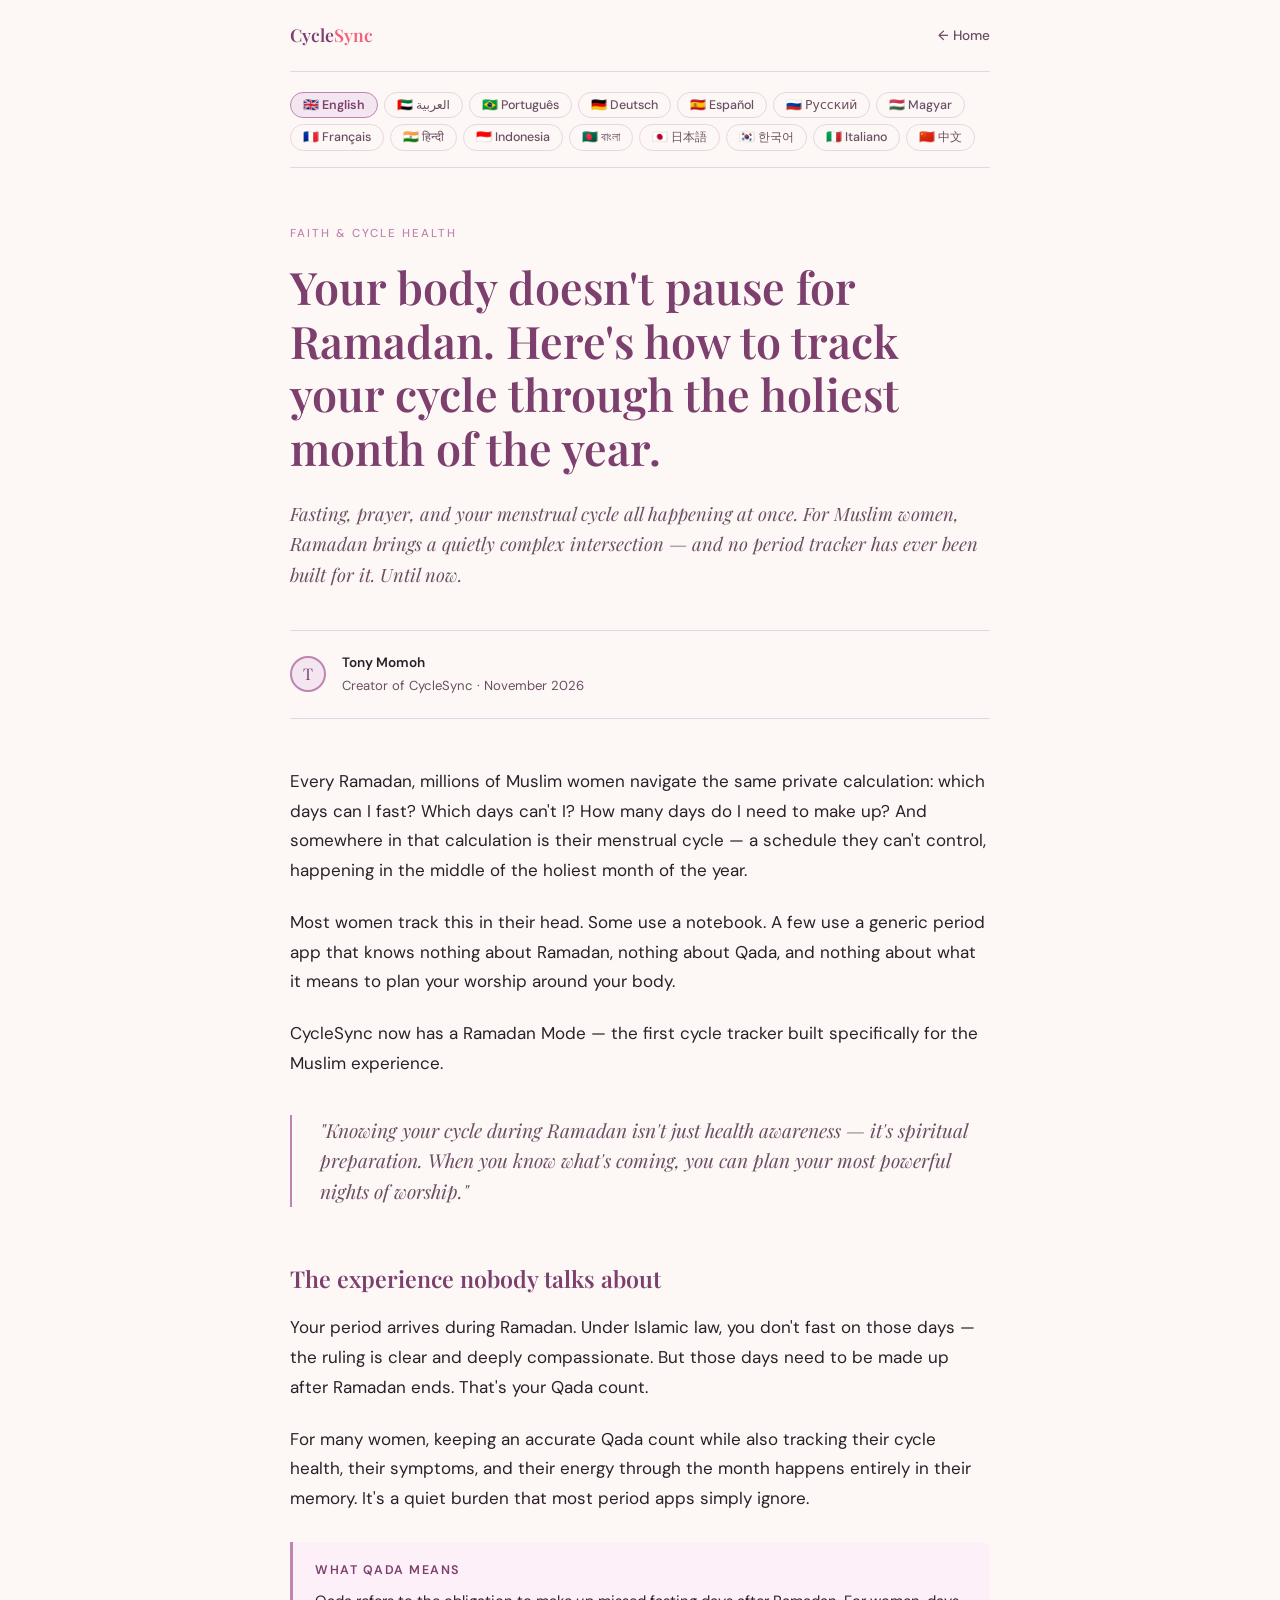
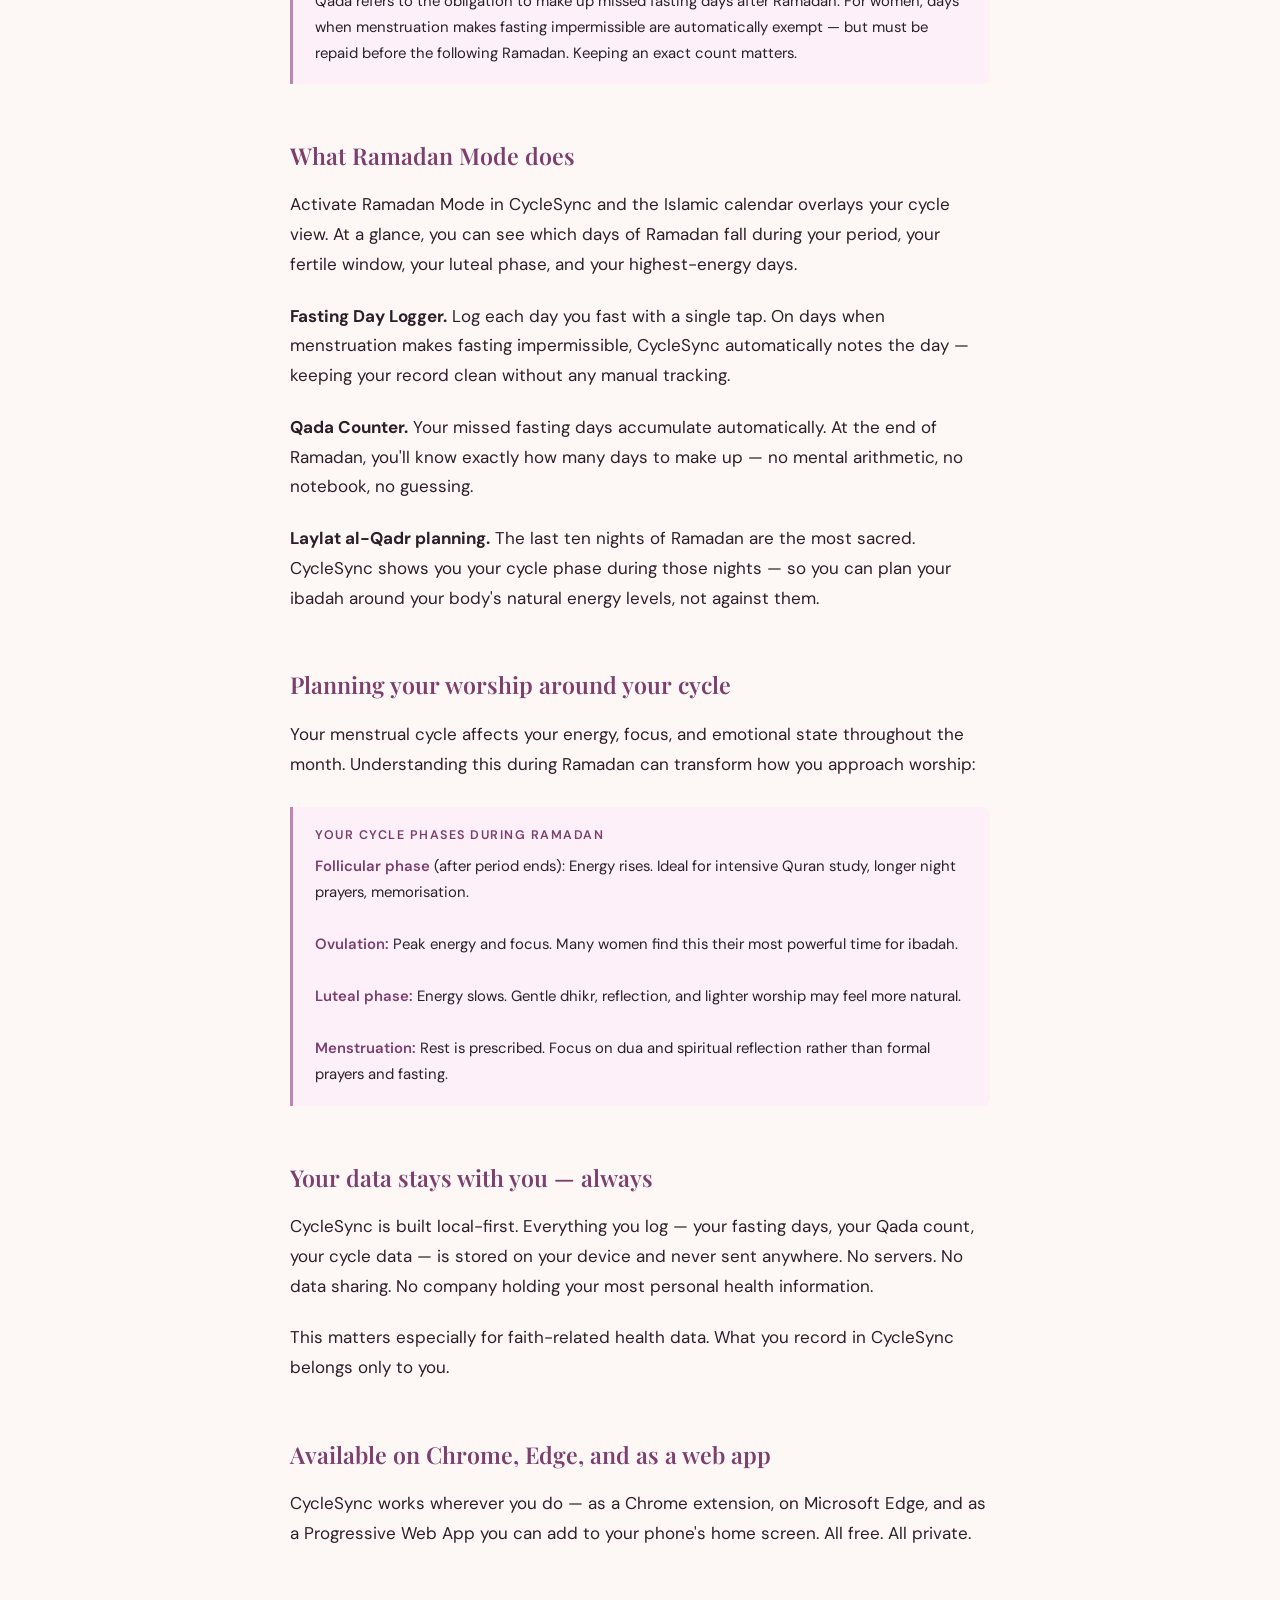
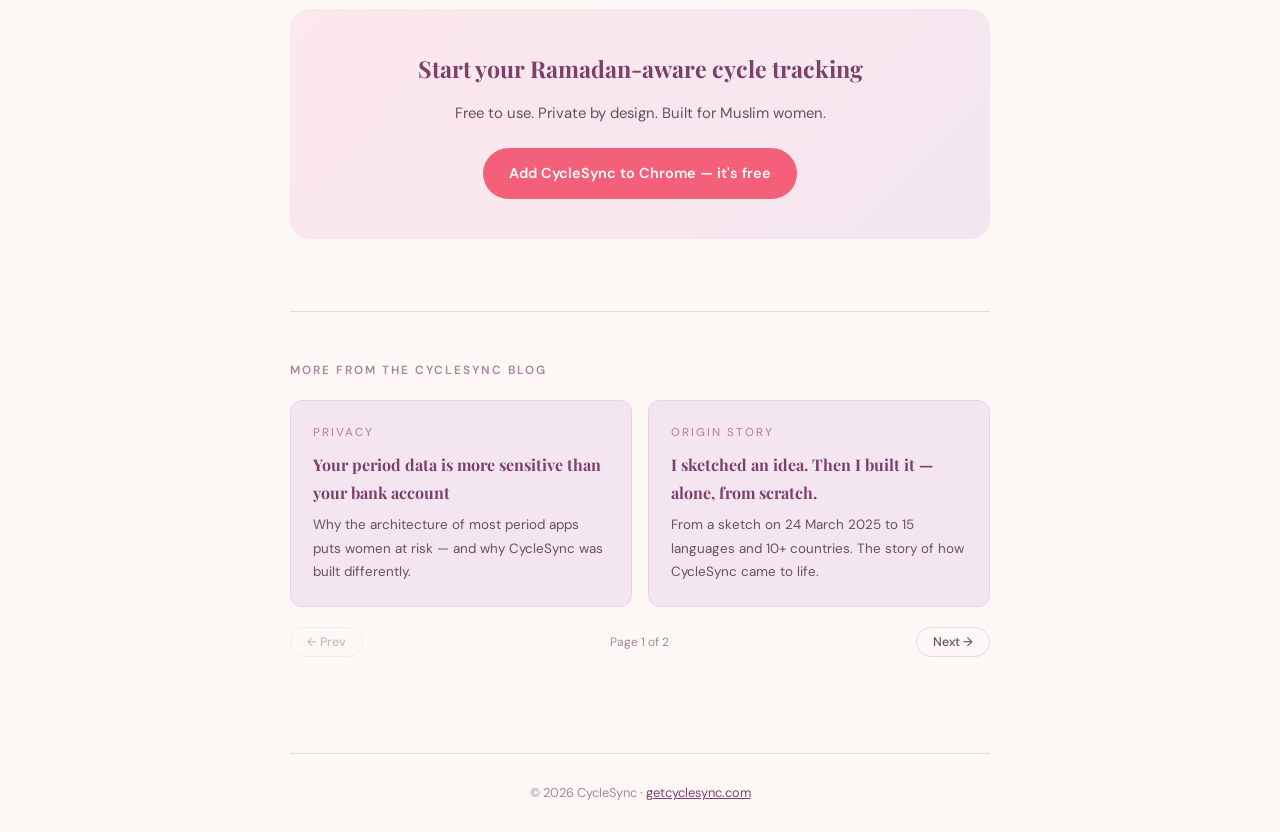
<file: blog/tracking-your-cycle-during-ramadan.html>
<!doctype html><html><head><meta charset=utf8><meta name=viewport content="width=device-width,initial-scale=1,viewport-fit=cover"><style>:root{color-scheme:light;box-sizing:border-box;padding-top:env(safe-area-inset-top,0px);padding-bottom:env(safe-area-inset-bottom,0px)}html{scroll-padding-top:env(safe-area-inset-top,0px)}body{margin:0;padding:0;font:14px -apple-system,BlinkMacSystemFont,sans-serif;background:#fff;color:#000}img{max-width:100%}[hidden]:not([hidden=until-found i]){display:none!important}</style></head><body>
<title>Tracking Your Cycle During Ramadan</title>
<link rel="stylesheet" href="https://fonts.googleapis.com/css2?family=Playfair+Display:ital,wght@0,400;0,600;1,400&family=DM+Sans:wght@300;400;500;600&display=swap">

<style>
  :root {
    --rose: #f4607a;
    --rose-light: #fde8ec;
    --mauve: #c084b0;
    --mauve-light: #f3e6f0;
    --plum: #7c3f6e;
    --cream: #fdf8f5;
    --text: #2d1f2a;
    --text-mid: #6b4e63;
    --text-light: #a8849e;
    --rule: #e8d4e4;
    --highlight-bg: #fdf0f8;
    --warning-bg: #fff4ed;
    --warning-border: #e8874a;
    --warning-fg: #7a3008;
    color-scheme: light;
  }

  *, *::before, *::after { box-sizing: border-box; }

  html { color-scheme: light; }

  body {
    background: var(--cream) !important;
    color: var(--text) !important;
    font-family: 'DM Sans', system-ui, sans-serif;
    font-size: 17px;
    line-height: 1.75;
    margin: 0;
    padding-inline: 24px;
    padding-block: 0;
  }

  /* RTL support */
  body[dir="rtl"] blockquote { padding: 0 28px 0 0; border-left: none; border-right: 2px solid var(--mauve); }
  body[dir="rtl"] .highlight-box { border-left: none; border-right: 3px solid var(--mauve); border-radius: 8px 0 0 8px; }

  .site-header {
    border-bottom: 1px solid var(--rule);
    padding: 20px 0;
    display: flex;
    justify-content: space-between;
    align-items: center;
    max-width: 700px;
    margin: 0 auto;
  }

  .site-logo {
    font-family: 'Playfair Display', Georgia, serif;
    font-size: 1.1rem;
    font-weight: 600;
    color: var(--plum);
    text-decoration: none;
  }
  .site-logo span { color: var(--rose); }

  .site-nav { display: flex; align-items: center; gap: 16px; }
  .site-nav a {
    font-size: 0.85rem;
    color: var(--text-mid);
    text-decoration: none;
    font-weight: 500;
  }
  .site-nav a:hover { color: var(--plum); }

  .lang-switcher {
    display: flex;
    flex-wrap: wrap;
    gap: 6px;
    max-width: 700px;
    margin: 20px auto 0;
    padding-bottom: 16px;
    border-bottom: 1px solid var(--rule);
  }

  .lang-btn {
    background: var(--cream);
    border: 1px solid var(--rule);
    border-radius: 100px;
    padding: 4px 12px;
    font-size: 0.78rem;
    font-family: 'DM Sans', system-ui, sans-serif;
    color: var(--text-mid);
    cursor: pointer;
    transition: all 0.15s;
    font-weight: 500;
  }
  .lang-btn:hover { border-color: var(--mauve); color: var(--plum); background: var(--cream); }
  .lang-btn.active {
    background: var(--mauve-light);
    border-color: var(--mauve);
    color: var(--plum);
    font-weight: 600;
  }

  article {
    max-width: 700px;
    margin: 0 auto;
    padding: 56px 0 96px;
  }

  .eyebrow {
    font-size: 0.72rem;
    font-weight: 500;
    letter-spacing: 2px;
    text-transform: uppercase;
    color: var(--mauve);
    margin-bottom: 16px;
    display: block;
  }

  h1 {
    font-family: 'Playfair Display', Georgia, serif;
    font-size: clamp(1.8rem, 4.5vw, 2.8rem);
    font-weight: 600;
    line-height: 1.2;
    margin: 0 0 24px;
    color: var(--plum);
  }

  .standfirst {
    font-size: 1.15rem;
    line-height: 1.65;
    color: var(--text-mid);
    margin-bottom: 40px;
    font-family: 'Playfair Display', Georgia, serif;
    font-style: italic;
  }

  .meta {
    display: flex;
    align-items: center;
    gap: 16px;
    padding: 20px 0;
    border-top: 1px solid var(--rule);
    border-bottom: 1px solid var(--rule);
    margin-bottom: 48px;
    font-size: 0.82rem;
    color: var(--text-mid);
  }

  .meta-avatar {
    width: 36px; height: 36px;
    border-radius: 50%;
    background: var(--mauve-light);
    border: 2px solid var(--mauve);
    display: flex; align-items: center; justify-content: center;
    font-family: 'Playfair Display', Georgia, serif;
    font-size: 1rem;
    color: var(--plum);
    flex-shrink: 0;
  }

  .meta-text strong { display: block; color: var(--text); font-weight: 600; font-size: 0.85rem; }

  h2 {
    font-family: 'Playfair Display', Georgia, serif;
    font-size: 1.45rem;
    font-weight: 600;
    margin: 52px 0 14px;
    color: var(--plum);
  }

  p { margin: 0 0 22px; color: var(--text); }
  strong { color: var(--text); }
  a { color: var(--plum); }

  blockquote {
    margin: 36px 0;
    padding: 0 0 0 28px;
    border-left: 2px solid var(--mauve);
    font-family: 'Playfair Display', Georgia, serif;
    font-style: italic;
    font-size: 1.2rem;
    line-height: 1.6;
    color: var(--text-mid);
  }

  .highlight-box {
    background: var(--highlight-bg);
    border-left: 3px solid var(--mauve);
    border-radius: 0 8px 8px 0;
    padding: 18px 22px;
    margin: 28px 0;
    font-size: 0.93rem;
    color: var(--text);
  }
  .highlight-box strong {
    display: block; font-size: 0.78rem; font-weight: 600;
    letter-spacing: 1.5px; text-transform: uppercase; color: var(--plum); margin-bottom: 6px;
  }

  .cta-section {
    background: linear-gradient(135deg, var(--rose-light) 0%, var(--mauve-light) 100%);
    border-radius: 20px;
    padding: 40px;
    margin-top: 60px;
    text-align: center;
  }
  .cta-section h3 { font-family: 'Playfair Display', Georgia, serif; font-size: 1.45rem; margin: 0 0 10px; color: var(--plum); }
  .cta-section p { color: var(--text-mid); margin-bottom: 22px; font-size: 0.93rem; }
  .cta-btn {
    display: inline-block; background: var(--rose); color: #fff;
    font-family: 'DM Sans', system-ui, sans-serif; font-weight: 600; font-size: 0.9rem;
    padding: 13px 26px; border-radius: 100px; text-decoration: none;
    transition: background 0.2s, transform 0.2s;
  }
  .cta-btn:hover { background: #d44d67; transform: translateY(-2px); color: #fff; }

  .related-posts { margin-top: 72px; padding-top: 36px; border-top: 1px solid var(--rule); }
  .related-posts h3 { font-size: 0.74rem; font-weight: 600; letter-spacing: 2px; text-transform: uppercase; color: var(--text-light); margin-bottom: 20px; }
  .related-grid { display: grid; grid-template-columns: 1fr 1fr; gap: 16px; }
  .related-card { background: var(--mauve-light); border: 1px solid var(--rule); border-radius: 12px; padding: 22px; text-decoration: none; display: block; transition: transform 0.15s; }
  .related-card:hover { transform: translateY(-2px); }
  .related-card .eyebrow { margin-bottom: 8px; }
  .related-card h4 { font-family: 'Playfair Display', Georgia, serif; font-size: 1rem; margin: 0 0 6px; color: var(--plum); }
  .related-card p { font-size: 0.84rem; color: var(--text-mid); margin: 0; }

  footer {
    border-top: 1px solid var(--rule); padding: 28px 0;
    text-align: center; font-size: 0.8rem; color: var(--text-light);
    max-width: 700px; margin: 0 auto;
  }

  /* Coming soon card */
  .coming-soon-card {
    background: var(--cream);
    border: 1px dashed var(--mauve);
    border-radius: 12px;
    padding: 22px;
    display: block;
    text-decoration: none;
    opacity: 0.75;
    position: relative;
    overflow: hidden;
  }
  .coming-soon-card::after {
    content: 'Coming soon';
    position: absolute;
    top: 12px; right: 14px;
    font-size: 0.65rem;
    font-weight: 600;
    letter-spacing: 1.5px;
    text-transform: uppercase;
    color: var(--mauve);
    background: var(--mauve-light);
    border-radius: 100px;
    padding: 2px 10px;
  }
  .coming-soon-card h4 { font-family: 'Playfair Display', Georgia, serif; font-size: 1rem; margin: 0 0 6px; color: var(--plum); }
  .coming-soon-card p { font-size: 0.84rem; color: var(--text-mid); margin: 0; }

  /* Blog pagination */
  .blog-pagination {
    margin-top: 20px;
    display: flex;
    gap: 10px;
    align-items: center;
  }
  .blog-page { display: none; }
  .blog-page.visible { display: grid; grid-template-columns: 1fr 1fr; gap: 16px; }
  .pagination-btn {
    background: var(--cream);
    border: 1px solid var(--rule);
    border-radius: 100px;
    padding: 6px 16px;
    font-size: 0.78rem;
    font-family: 'DM Sans', system-ui, sans-serif;
    color: var(--text-mid);
    cursor: pointer;
    transition: all 0.15s;
    font-weight: 500;
  }
  .pagination-btn:hover { border-color: var(--mauve); color: var(--plum); }
  .pagination-btn:disabled { opacity: 0.35; cursor: default; }
  .pagination-info {
    font-size: 0.75rem;
    color: var(--text-light);
    margin: 0 auto;
  }

  .lang-section { display: none; }
  .lang-section.visible { display: block; }

  @media (max-width: 600px) {
    body { padding-inline: 16px; }
    article { padding: 36px 0 64px; }
    .cta-section { padding: 24px 18px; }
    .related-grid { grid-template-columns: 1fr; }
    .lang-switcher { gap: 5px; }
  }
</style>

<header class="site-header">
  <a class="site-logo" href="https://getcyclesync.com/">Cycle<span>Sync</span></a>
  <nav class="site-nav">
    <a href="https://getcyclesync.com/">← Home</a>
  </nav>
</header>

<div class="lang-switcher" role="group" aria-label="Choose language">
  <button class="lang-btn active" data-lang="en">🇬🇧 English</button>
  <button class="lang-btn" data-lang="ar">🇦🇪 العربية</button>
  <button class="lang-btn" data-lang="pt">🇧🇷 Português</button>
  <button class="lang-btn" data-lang="de">🇩🇪 Deutsch</button>
  <button class="lang-btn" data-lang="es">🇪🇸 Español</button>
  <button class="lang-btn" data-lang="ru">🇷🇺 Русский</button>
  <button class="lang-btn" data-lang="hu">🇭🇺 Magyar</button>
  <button class="lang-btn" data-lang="fr">🇫🇷 Français</button>
  <button class="lang-btn" data-lang="hi">🇮🇳 हिन्दी</button>
  <button class="lang-btn" data-lang="id">🇮🇩 Indonesia</button>
  <button class="lang-btn" data-lang="bn">🇧🇩 বাংলা</button>
  <button class="lang-btn" data-lang="ja">🇯🇵 日本語</button>
  <button class="lang-btn" data-lang="ko">🇰🇷 한국어</button>
  <button class="lang-btn" data-lang="it">🇮🇹 Italiano</button>
  <button class="lang-btn" data-lang="zh">🇨🇳 中文</button>
</div>

<article>

  <!-- ENGLISH -->
  <div class="lang-section visible" id="lang-en">
    <span class="eyebrow">Faith &amp; Cycle Health</span>
    <h1>Your body doesn't pause for Ramadan. Here's how to track your cycle through the holiest month of the year.</h1>
    <p class="standfirst">Fasting, prayer, and your menstrual cycle all happening at once. For Muslim women, Ramadan brings a quietly complex intersection — and no period tracker has ever been built for it. Until now.</p>
    <div class="meta"><div class="meta-avatar">T</div><div class="meta-text"><strong>Tony Momoh</strong>Creator of CycleSync · November 2026</div></div>

    <p>Every Ramadan, millions of Muslim women navigate the same private calculation: which days can I fast? Which days can't I? How many days do I need to make up? And somewhere in that calculation is their menstrual cycle — a schedule they can't control, happening in the middle of the holiest month of the year.</p>

    <p>Most women track this in their head. Some use a notebook. A few use a generic period app that knows nothing about Ramadan, nothing about Qada, and nothing about what it means to plan your worship around your body.</p>

    <p>CycleSync now has a Ramadan Mode — the first cycle tracker built specifically for the Muslim experience.</p>

    <blockquote>"Knowing your cycle during Ramadan isn't just health awareness — it's spiritual preparation. When you know what's coming, you can plan your most powerful nights of worship."</blockquote>

    <h2>The experience nobody talks about</h2>
    <p>Your period arrives during Ramadan. Under Islamic law, you don't fast on those days — the ruling is clear and deeply compassionate. But those days need to be made up after Ramadan ends. That's your Qada count.</p>

    <p>For many women, keeping an accurate Qada count while also tracking their cycle health, their symptoms, and their energy through the month happens entirely in their memory. It's a quiet burden that most period apps simply ignore.</p>

    <div class="highlight-box">
      <strong>What Qada means</strong>
      Qada refers to the obligation to make up missed fasting days after Ramadan. For women, days when menstruation makes fasting impermissible are automatically exempt — but must be repaid before the following Ramadan. Keeping an exact count matters.
    </div>

    <h2>What Ramadan Mode does</h2>
    <p>Activate Ramadan Mode in CycleSync and the Islamic calendar overlays your cycle view. At a glance, you can see which days of Ramadan fall during your period, your fertile window, your luteal phase, and your highest-energy days.</p>

    <p><strong>Fasting Day Logger.</strong> Log each day you fast with a single tap. On days when menstruation makes fasting impermissible, CycleSync automatically notes the day — keeping your record clean without any manual tracking.</p>

    <p><strong>Qada Counter.</strong> Your missed fasting days accumulate automatically. At the end of Ramadan, you'll know exactly how many days to make up — no mental arithmetic, no notebook, no guessing.</p>

    <p><strong>Laylat al-Qadr planning.</strong> The last ten nights of Ramadan are the most sacred. CycleSync shows you your cycle phase during those nights — so you can plan your ibadah around your body's natural energy levels, not against them.</p>

    <h2>Planning your worship around your cycle</h2>
    <p>Your menstrual cycle affects your energy, focus, and emotional state throughout the month. Understanding this during Ramadan can transform how you approach worship:</p>

    <div class="highlight-box">
      <strong>Your cycle phases during Ramadan</strong>
      <strong style="display:inline; font-size:inherit; letter-spacing:0; text-transform:none;">Follicular phase</strong> (after period ends): Energy rises. Ideal for intensive Quran study, longer night prayers, memorisation.<br><br>
      <strong style="display:inline; font-size:inherit; letter-spacing:0; text-transform:none;">Ovulation:</strong> Peak energy and focus. Many women find this their most powerful time for ibadah.<br><br>
      <strong style="display:inline; font-size:inherit; letter-spacing:0; text-transform:none;">Luteal phase:</strong> Energy slows. Gentle dhikr, reflection, and lighter worship may feel more natural.<br><br>
      <strong style="display:inline; font-size:inherit; letter-spacing:0; text-transform:none;">Menstruation:</strong> Rest is prescribed. Focus on dua and spiritual reflection rather than formal prayers and fasting.
    </div>

    <h2>Your data stays with you — always</h2>
    <p>CycleSync is built local-first. Everything you log — your fasting days, your Qada count, your cycle data — is stored on your device and never sent anywhere. No servers. No data sharing. No company holding your most personal health information.</p>

    <p>This matters especially for faith-related health data. What you record in CycleSync belongs only to you.</p>

    <h2>Available on Chrome, Edge, and as a web app</h2>
    <p>CycleSync works wherever you do — as a Chrome extension, on Microsoft Edge, and as a Progressive Web App you can add to your phone's home screen. All free. All private.</p>

    <div class="cta-section">
      <h3>Start your Ramadan-aware cycle tracking</h3>
      <p>Free to use. Private by design. Built for Muslim women.</p>
      <a class="cta-btn" href="https://chromewebstore.google.com/detail/cyclesync/egmjjdfhnnbkloiijjehpkjgfeghifeb" target="_blank" rel="noopener">Add CycleSync to Chrome — it's free</a>
    </div>

    <div class="related-posts">
      <h3>More from the CycleSync blog</h3>

      <div class="blog-page visible" id="en-page-1">
        <a class="related-card" href="/blog/privacy-period-tracking.html">
          <span class="eyebrow">Privacy</span>
          <h4>Your period data is more sensitive than your bank account</h4>
          <p>Why the architecture of most period apps puts women at risk — and why CycleSync was built differently.</p>
        </a>
        <a class="related-card" href="/blog/how-cyclesync-was-built.html">
          <span class="eyebrow">Origin Story</span>
          <h4>I sketched an idea. Then I built it — alone, from scratch.</h4>
          <p>From a sketch on 24 March 2025 to 15 languages and 10+ countries. The story of how CycleSync came to life.</p>
        </a>
      </div>

      <div class="blog-page" id="en-page-2">
        <div class="coming-soon-card">
          <span class="eyebrow">Faith · Niddah</span>
          <h4>Tracking your cycle through Niddah and Mikveh</h4>
          <p>How CycleSync's Niddah mode helps Jewish women align their cycle, Taharat HaMishpacha, and life — in full privacy.</p>
        </div>
        <div class="related-card" style="opacity:0.4; pointer-events:none;">
          <span class="eyebrow">Coming soon</span>
          <h4>More articles on the way</h4>
          <p>New guides dropping soon. Add CycleSync to stay updated.</p>
        </div>
      </div>

      <div class="blog-pagination">
        <button class="pagination-btn" id="en-prev" onclick="changePage('en',-1)" disabled>← Prev</button>
        <span class="pagination-info" id="en-page-info">Page 1 of 2</span>
        <button class="pagination-btn" id="en-next" onclick="changePage('en',1)">Next →</button>
      </div>
    </div>
  </div>

  <!-- ARABIC -->
  <div class="lang-section" id="lang-ar">
    <span class="eyebrow">الإيمان وصحة الدورة الشهرية</span>
    <h1>جسدكِ لا يتوقف في رمضان — إليكِ كيف تتابعين دورتك في أقدس شهور السنة</h1>
    <p class="standfirst">الصيام، والصلاة، ودورتك الشهرية — كل هذا في آنٍ واحد. رمضان يحمل للمرأة المسلمة تقاطعاً دقيقاً لم يُصمَّم له أي تطبيق لتتبع الدورة حتى الآن. حتى اليوم.</p>
    <div class="meta"><div class="meta-avatar">T</div><div class="meta-text"><strong>Tony Momoh</strong>مؤسس CycleSync · نوفمبر 2026</div></div>

    <p>في كل رمضان، تُجري ملايين المسلمات نفس الحساب في أذهانهن: أي الأيام أصوم؟ أي الأيام لا أصوم؟ كم يوماً عليّ قضاؤه؟ وفي وسط كل ذلك، دورتها الشهرية — جدول لا تتحكم فيه، في قلب أقدس شهور السنة.</p>

    <p>معظم النساء يتابعن هذا في أذهانهن. بعضهن يستخدمن دفتراً. CycleSync الآن يقدم وضع رمضان — أول متتبع للدورة الشهرية مصمم خصيصاً للتجربة الإسلامية.</p>

    <blockquote>"معرفة دورتك في رمضان ليست مجرد وعي صحي — بل استعداد روحي. حين تعرفين ما هو قادم، تستطيعين التخطيط لأعمق لحظات العبادة."</blockquote>

    <h2>التجربة التي لا يتحدث عنها أحد</h2>
    <p>تأتي الدورة الشهرية في رمضان. الشريعة الإسلامية واضحة ورحيمة: لا يجب الصيام في أيام الحيض. لكن هذه الأيام تُقضى بعد رمضان — وهذا هو عداد القضاء.</p>

    <div class="highlight-box">
      <strong>معنى القضاء</strong>
      القضاء هو الالتزام بتعويض أيام الصيام الفائتة بعد رمضان. أيام الحيض معفوة تلقائياً لكنها تُقضى قبل رمضان التالي. الاحتفاظ بعدد دقيق أمر مهم.
    </div>

    <h2>ما الذي يفعله وضع رمضان</h2>
    <p>فعّلي وضع رمضان في CycleSync ليُظهر لكِ التقويم الهجري متراكباً مع دورتك. في لمحة واحدة، ترين أيام رمضان التي تتزامن مع حيضك وأيام الإباضة وأعلى مراحل طاقتك.</p>

    <p><strong>مسجّل أيام الصيام.</strong> سجّلي كل يوم تصومين فيه بنقرة واحدة. في أيام الحيض، يُلاحظ CycleSync اليوم تلقائياً، مع الاحتفاظ بعداد القضاء دقيقاً.</p>

    <p><strong>عداد القضاء.</strong> تتراكم أيام الصيام الفائتة تلقائياً. في نهاية رمضان، ستعرفين بالضبط كم يوماً عليكِ قضاؤه.</p>

    <p><strong>تخطيط ليلة القدر.</strong> العشر الأواخر من رمضان هي أقدس الليالي. يُظهر CycleSync مرحلة دورتك خلال تلك الليالي لتُخططي لعبادتك وفق طاقة جسمك الطبيعية.</p>

    <h2>بياناتك تبقى معكِ — دائماً</h2>
    <p>CycleSync مبني على مبدأ المحلية أولاً. كل ما تسجلينه — أيام الصيام وعداد القضاء وبيانات الدورة — يُخزَّن على جهازك ولا يُرسَل إلى أي مكان. لا خوادم. لا مشاركة بيانات. لا شركة تحتفظ بمعلوماتك الصحية الأكثر خصوصية.</p>

    <div class="cta-section">
      <h3>ابدئي تتبع دورتك في رمضان</h3>
      <p>مجاني. خاص بالتصميم. مصنوع للمرأة المسلمة.</p>
      <a class="cta-btn" href="https://chromewebstore.google.com/detail/cyclesync/egmjjdfhnnbkloiijjehpkjgfeghifeb" target="_blank" rel="noopener">أضيفي CycleSync إلى Chrome — مجاناً</a>
    </div>

    <div class="related-posts">
      <h3>المزيد من مدونة CycleSync</h3>
      <div class="blog-page visible" id="ar-page-1">
        <a class="related-card" href="/blog/privacy-period-tracking.html">
          <span class="eyebrow">الخصوصية</span>
          <h4>بيانات دورتك أكثر حساسية من بيانات حسابك البنكي</h4>
          <p>لماذا بنية معظم تطبيقات الدورة تُعرّض النساء للخطر — ولماذا بُني CycleSync بشكل مختلف.</p>
        </a>
        <a class="related-card" href="/blog/how-cyclesync-was-built.html">
          <span class="eyebrow">قصتنا</span>
          <h4>رسمت فكرة، ثم بنيتها وحدي من الصفر</h4>
          <p>من رسمة في 24 مارس 2025 إلى 15 لغة وأكثر من 10 دول. قصة كيف وُلد CycleSync.</p>
        </a>
      </div>
      <div class="blog-page" id="ar-page-2">
        <div class="coming-soon-card">
          <span class="eyebrow">الإيمان · النِّدَّة</span>
          <h4>تتبع دورتك في أوقات الطهارة والنِّدَّة</h4>
          <p>قريباً — دليل CycleSync للمرأة اليهودية حول طهارة الأسرة وتتبع الدورة بخصوصية تامة.</p>
        </div>
        <div class="related-card" style="opacity:0.4; pointer-events:none;">
          <span class="eyebrow">قريباً</span>
          <h4>المزيد قادم</h4>
          <p>مقالات جديدة قريباً.</p>
        </div>
      </div>
      <div class="blog-pagination">
        <button class="pagination-btn" id="ar-prev" onclick="changePage('ar',-1)" disabled>← السابق</button>
        <span class="pagination-info" id="ar-page-info">صفحة 1 من 2</span>
        <button class="pagination-btn" id="ar-next" onclick="changePage('ar',1)">التالي →</button>
      </div>
    </div>
  </div>

  <!-- PORTUGUESE -->
  <div class="lang-section" id="lang-pt">
    <span class="eyebrow">Fé &amp; Saúde do Ciclo</span>
    <h1>Seu corpo não faz pausa no Ramadã. Veja como acompanhar seu ciclo durante o mês mais sagrado do ano.</h1>
    <p class="standfirst">Jejum, oração e seu ciclo menstrual acontecendo ao mesmo tempo. Para mulheres muçulmanas, o Ramadã traz uma intersecção sutilmente complexa — e nenhum app de período foi criado para isso. Até agora.</p>
    <div class="meta"><div class="meta-avatar">T</div><div class="meta-text"><strong>Tony Momoh</strong>Criador do CycleSync · Novembro 2026</div></div>

    <p>Todo Ramadã, milhões de mulheres muçulmanas navegam pelo mesmo cálculo privado: quais dias posso jejuar? Quantos dias preciso repor? E nesse cálculo está o ciclo menstrual — um cronograma que não dá para controlar, no meio do mês mais sagrado do ano.</p>

    <p>A maioria das mulheres faz isso de cabeça. O CycleSync agora tem um Modo Ramadã — o primeiro rastreador de ciclo construído especificamente para a experiência muçulmana.</p>

    <blockquote>"Conhecer seu ciclo durante o Ramadã não é apenas consciência de saúde — é preparação espiritual. Quando você sabe o que está por vir, pode planejar suas noites mais poderosas de adoração."</blockquote>

    <h2>A experiência que ninguém fala</h2>
    <p>Sua menstruação chega durante o Ramadã. A lei islâmica é clara: você não jejua nesses dias. Mas esses dias precisam ser repostos depois do Ramadã — é o seu contador de Qada.</p>

    <div class="highlight-box">
      <strong>O que é Qada</strong>
      Qada refere-se à obrigação de repor os dias de jejum perdidos após o Ramadã. Os dias de menstruação são automaticamente isentos, mas devem ser pagos antes do próximo Ramadã. Manter uma contagem exata é importante.
    </div>

    <h2>O que o Modo Ramadã faz</h2>
    <p>Ative o Modo Ramadã no CycleSync e o calendário islâmico se sobreporá à sua visão de ciclo. De relance, você vê quais dias do Ramadã coincidem com sua menstruação, janela fértil e dias de mais energia.</p>

    <p><strong>Registrador de Jejum.</strong> Registre cada dia de jejum com um toque. Nos dias de menstruação, o CycleSync anota automaticamente — mantendo seu registro limpo.</p>

    <p><strong>Contador de Qada.</strong> Seus dias de jejum perdidos se acumulam automaticamente. No final do Ramadã, você saberá exatamente quantos dias repor.</p>

    <p><strong>Planejamento de Laylat al-Qadr.</strong> As últimas dez noites do Ramadã são as mais sagradas. O CycleSync mostra sua fase do ciclo durante essas noites para que você planeje sua ibadah de acordo com sua energia natural.</p>

    <h2>Seus dados ficam com você — sempre</h2>
    <p>O CycleSync é local-first. Tudo que você registra fica no seu dispositivo e nunca vai a lugar nenhum. Sem servidores. Sem compartilhamento de dados.</p>

    <div class="cta-section">
      <h3>Comece seu rastreamento consciente do Ramadã</h3>
      <p>Gratuito. Privado por design. Feito para mulheres muçulmanas.</p>
      <a class="cta-btn" href="https://chromewebstore.google.com/detail/cyclesync/egmjjdfhnnbkloiijjehpkjgfeghifeb" target="_blank" rel="noopener">Adicionar CycleSync ao Chrome — é grátis</a>
    </div>

    <div class="related-posts">
      <h3>Mais do blog CycleSync</h3>
      <div class="blog-page visible" id="pt-page-1">
        <a class="related-card" href="/blog/privacy-period-tracking.html">
          <span class="eyebrow">Privacidade</span>
          <h4>Seus dados menstruais são mais sensíveis que os do seu banco</h4>
          <p>Por que a arquitetura da maioria dos apps coloca mulheres em risco — e por que o CycleSync foi construído diferente.</p>
        </a>
        <a class="related-card" href="/blog/how-cyclesync-was-built.html">
          <span class="eyebrow">Nossa História</span>
          <h4>Desenhei uma ideia. Depois a construí — sozinho, do zero.</h4>
          <p>De um esboço em 24 de março de 2025 a 15 idiomas e 10+ países.</p>
        </a>
      </div>
      <div class="blog-page" id="pt-page-2">
        <div class="coming-soon-card">
          <span class="eyebrow">Fé · Niddah</span>
          <h4>Rastreando seu ciclo durante o Niddah e o Mikveh</h4>
          <p>Em breve — como o modo Niddah do CycleSync ajuda mulheres judias com total privacidade.</p>
        </div>
        <div class="related-card" style="opacity:0.4; pointer-events:none;">
          <span class="eyebrow">Em breve</span>
          <h4>Mais artigos chegando</h4>
          <p>Novos guias em breve.</p>
        </div>
      </div>
      <div class="blog-pagination">
        <button class="pagination-btn" id="pt-prev" onclick="changePage('pt',-1)" disabled>← Anterior</button>
        <span class="pagination-info" id="pt-page-info">Página 1 de 2</span>
        <button class="pagination-btn" id="pt-next" onclick="changePage('pt',1)">Próximo →</button>
      </div>
    </div>
  </div>

  <!-- GERMAN -->
  <div class="lang-section" id="lang-de">
    <span class="eyebrow">Glaube &amp; Zyklusgesundheit</span>
    <h1>Dein Körper macht keine Pause im Ramadan. So verfolgst du deinen Zyklus im heiligsten Monat des Jahres.</h1>
    <p class="standfirst">Fasten, Gebet und dein Menstruationszyklus — alles gleichzeitig. Für muslimische Frauen bringt der Ramadan eine komplex Überschneidung, für die bisher kein Zyklus-Tracker entwickelt wurde. Bis jetzt.</p>
    <div class="meta"><div class="meta-avatar">T</div><div class="meta-text"><strong>Tony Momoh</strong>Gründer von CycleSync · November 2026</div></div>

    <p>Jeden Ramadan navigieren Millionen muslimischer Frauen dieselbe private Rechnung: An welchen Tagen kann ich fasten? Wie viele Tage muss ich nachholen? CycleSync hat jetzt einen Ramadan-Modus — den ersten Zyklus-Tracker, der speziell für die muslimische Erfahrung entwickelt wurde.</p>

    <blockquote>"Deinen Zyklus während des Ramadans zu kennen ist nicht nur Gesundheitsbewusstsein — es ist spirituelle Vorbereitung."</blockquote>

    <h2>Die Erfahrung, über die niemand spricht</h2>
    <p>Deine Periode kommt während des Ramadans. Das islamische Recht ist klar: An Tagen der Menstruation wird nicht gefastet. Aber diese Tage müssen nachgeholt werden — das ist dein Qada-Zähler.</p>

    <div class="highlight-box">
      <strong>Was Qada bedeutet</strong>
      Qada bezeichnet die Pflicht, verpasste Fastentage nach dem Ramadan nachzuholen. Tage, an denen die Menstruation das Fasten untersagt, sind automatisch ausgenommen — müssen aber vor dem nächsten Ramadan nachgeholt werden.
    </div>

    <h2>Was der Ramadan-Modus tut</h2>
    <p>Aktiviere den Ramadan-Modus in CycleSync, und der islamische Kalender überlagert deine Zyklusansicht. Du siehst auf einen Blick, welche Ramadan-Tage mit deiner Periode, deinem fruchtbaren Fenster und deinen energiereichsten Tagen zusammenfallen.</p>

    <p><strong>Fastentag-Logger.</strong> Protokolliere jeden Fastentag mit einem Tipp. An Menstruationstagen vermerkt CycleSync den Tag automatisch.</p>

    <p><strong>Qada-Zähler.</strong> Deine verpassten Fastentage werden automatisch erfasst. Am Ende des Ramadans weißt du genau, wie viele Tage nachzuholen sind.</p>

    <p><strong>Laylat al-Qadr-Planung.</strong> CycleSync zeigt dir deine Zyklusphase in den letzten zehn Nächten, damit du deine Ibadah um die natürliche Energie deines Körpers herum planen kannst.</p>

    <h2>Deine Daten bleiben bei dir — immer</h2>
    <p>CycleSync ist local-first. Alles, was du protokollierst, bleibt auf deinem Gerät und wird nirgendwo hingesendet. Keine Server. Keine Datenweitergabe.</p>

    <div class="cta-section">
      <h3>Starte dein Ramadan-bewusstes Zyklus-Tracking</h3>
      <p>Kostenlos. Privat by Design. Für muslimische Frauen entwickelt.</p>
      <a class="cta-btn" href="https://chromewebstore.google.com/detail/cyclesync/egmjjdfhnnbkloiijjehpkjgfeghifeb" target="_blank" rel="noopener">CycleSync zu Chrome hinzufügen — kostenlos</a>
    </div>

    <div class="related-posts">
      <h3>Mehr vom CycleSync-Blog</h3>
      <div class="blog-page visible" id="de-page-1">
        <a class="related-card" href="/blog/privacy-period-tracking.html">
          <span class="eyebrow">Datenschutz</span>
          <h4>Deine Zyklus-Daten sind sensibler als deine Bankdaten</h4>
          <p>Warum die Architektur der meisten Apps Frauen gefährdet — und warum CycleSync anders gebaut wurde.</p>
        </a>
        <a class="related-card" href="/blog/how-cyclesync-was-built.html">
          <span class="eyebrow">Entstehungsgeschichte</span>
          <h4>Ich habe eine Idee skizziert. Dann allein, von Grund auf gebaut.</h4>
          <p>Von einer Skizze am 24. März 2025 zu 15 Sprachen und 10+ Ländern.</p>
        </a>
      </div>
      <div class="blog-page" id="de-page-2">
        <div class="coming-soon-card">
          <span class="eyebrow">Glaube · Niddah</span>
          <h4>Deinen Zyklus während Niddah und Mikveh verfolgen</h4>
          <p>Demnächst — wie CycleSync's Niddah-Modus jüdischen Frauen hilft, in voller Privatsphäre.</p>
        </div>
        <div class="related-card" style="opacity:0.4; pointer-events:none;">
          <span class="eyebrow">Demnächst</span>
          <h4>Mehr Artikel kommen</h4>
          <p>Neue Guides folgen bald.</p>
        </div>
      </div>
      <div class="blog-pagination">
        <button class="pagination-btn" id="de-prev" onclick="changePage('de',-1)" disabled>← Zurück</button>
        <span class="pagination-info" id="de-page-info">Seite 1 von 2</span>
        <button class="pagination-btn" id="de-next" onclick="changePage('de',1)">Weiter →</button>
      </div>
    </div>
  </div>

  <!-- SPANISH -->
  <div class="lang-section" id="lang-es">
    <span class="eyebrow">Fe &amp; Salud del Ciclo</span>
    <h1>Tu cuerpo no hace pausa en el Ramadán. Así puedes rastrear tu ciclo durante el mes más sagrado del año.</h1>
    <p class="standfirst">Ayuno, oración y tu ciclo menstrual ocurriendo al mismo tiempo. Para las mujeres musulmanas, el Ramadán trae una intersección sutilmente compleja para la que ningún rastreador de ciclo ha sido diseñado. Hasta ahora.</p>
    <div class="meta"><div class="meta-avatar">T</div><div class="meta-text"><strong>Tony Momoh</strong>Creador de CycleSync · Noviembre 2026</div></div>

    <p>Cada Ramadán, millones de mujeres musulmanas navegan el mismo cálculo privado: ¿qué días puedo ayunar? ¿Cuántos días debo reponer? Y en ese cálculo está su ciclo menstrual. CycleSync ahora tiene un Modo Ramadán — el primer rastreador de ciclo diseñado específicamente para la experiencia musulmana.</p>

    <blockquote>"Conocer tu ciclo durante el Ramadán no es solo conciencia de salud — es preparación espiritual. Cuando sabes lo que viene, puedes planificar tus noches más poderosas de adoración."</blockquote>

    <h2>La experiencia de la que nadie habla</h2>
    <p>Tu período llega durante el Ramadán. La ley islámica es clara: no ayunas esos días. Pero esos días deben reponerse después del Ramadán — ese es tu contador de Qada.</p>

    <div class="highlight-box">
      <strong>Qué es el Qada</strong>
      El Qada es la obligación de reponer los días de ayuno perdidos tras el Ramadán. Los días de menstruación están automáticamente exentos pero deben pagarse antes del siguiente Ramadán. Mantener un conteo exacto importa.
    </div>

    <h2>Qué hace el Modo Ramadán</h2>
    <p>Activa el Modo Ramadán en CycleSync y el calendario islámico se superpone a tu vista del ciclo. De un vistazo, ves qué días del Ramadán coinciden con tu período, tu ventana fértil y tus días de mayor energía.</p>

    <p><strong>Registro de Ayuno.</strong> Registra cada día de ayuno con un toque. En los días de menstruación, CycleSync anota automáticamente el día.</p>

    <p><strong>Contador de Qada.</strong> Tus días perdidos se acumulan automáticamente. Al final del Ramadán, sabrás exactamente cuántos días reponer.</p>

    <p><strong>Planificación de Laylat al-Qadr.</strong> Las últimas diez noches del Ramadán son las más sagradas. CycleSync muestra tu fase del ciclo durante esas noches para que planifiques tu ibadah.</p>

    <h2>Tus datos se quedan contigo — siempre</h2>
    <p>CycleSync es local-first. Todo lo que registras permanece en tu dispositivo. Sin servidores. Sin compartir datos.</p>

    <div class="cta-section">
      <h3>Comienza tu seguimiento consciente del Ramadán</h3>
      <p>Gratis. Privado por diseño. Hecho para mujeres musulmanas.</p>
      <a class="cta-btn" href="https://chromewebstore.google.com/detail/cyclesync/egmjjdfhnnbkloiijjehpkjgfeghifeb" target="_blank" rel="noopener">Añadir CycleSync a Chrome — es gratis</a>
    </div>

    <div class="related-posts">
      <h3>Más del blog CycleSync</h3>
      <div class="blog-page visible" id="es-page-1">
        <a class="related-card" href="/blog/privacy-period-tracking.html">
          <span class="eyebrow">Privacidad</span>
          <h4>Tus datos menstruales son más sensibles que los de tu banco</h4>
          <p>Por qué la arquitectura de la mayoría de apps pone a las mujeres en riesgo.</p>
        </a>
        <a class="related-card" href="/blog/how-cyclesync-was-built.html">
          <span class="eyebrow">Historia de Origen</span>
          <h4>Dibujé una idea. Luego la construí — solo, desde cero.</h4>
          <p>De un boceto el 24 de marzo de 2025 a 15 idiomas y más de 10 países.</p>
        </a>
      </div>
      <div class="blog-page" id="es-page-2">
        <div class="coming-soon-card">
          <span class="eyebrow">Fe · Niddah</span>
          <h4>Rastreando tu ciclo durante el Niddah y el Mikveh</h4>
          <p>Próximamente — cómo el modo Niddah de CycleSync ayuda a mujeres judías con total privacidad.</p>
        </div>
        <div class="related-card" style="opacity:0.4; pointer-events:none;">
          <span class="eyebrow">Próximamente</span>
          <h4>Más artículos en camino</h4>
          <p>Nuevas guías próximamente.</p>
        </div>
      </div>
      <div class="blog-pagination">
        <button class="pagination-btn" id="es-prev" onclick="changePage('es',-1)" disabled>← Anterior</button>
        <span class="pagination-info" id="es-page-info">Página 1 de 2</span>
        <button class="pagination-btn" id="es-next" onclick="changePage('es',1)">Siguiente →</button>
      </div>
    </div>
  </div>

  <!-- RUSSIAN -->
  <div class="lang-section" id="lang-ru">
    <span class="eyebrow">Вера и здоровье цикла</span>
    <h1>Ваше тело не делает перерыв в Рамадан. Вот как отслеживать цикл в священный месяц.</h1>
    <p class="standfirst">Пост, молитва и менструальный цикл — всё одновременно. Для мусульманок Рамадан приносит сложное пересечение, для которого ни один трекер цикла не был создан. До сих пор.</p>
    <div class="meta"><div class="meta-avatar">T</div><div class="meta-text"><strong>Tony Momoh</strong>Создатель CycleSync · Ноябрь 2026</div></div>

    <p>Каждый Рамадан миллионы мусульманок ведут один и тот же внутренний расчёт: в какие дни поститься? Сколько дней нужно возместить? CycleSync теперь имеет режим Рамадан — первый трекер цикла, созданный специально для мусульманского опыта.</p>

    <blockquote>"Знать свой цикл во время Рамадана — это не просто осведомлённость о здоровье. Это духовная подготовка."</blockquote>

    <h2>Опыт, о котором никто не говорит</h2>
    <p>Менструация приходит во время Рамадана. Исламский закон ясен: в эти дни не постятся. Но эти дни нужно возместить после Рамадана — это ваш счётчик Када.</p>

    <div class="highlight-box">
      <strong>Что означает Када</strong>
      Када — обязательство восполнить пропущенные дни поста после Рамадана. Дни менструации автоматически освобождены, но должны быть возмещены до следующего Рамадана.
    </div>

    <h2>Что делает режим Рамадан</h2>
    <p>Включите режим Рамадан в CycleSync, и исламский календарь наложится на ваш вид цикла. С первого взгляда вы увидите, какие дни Рамадана совпадают с менструацией, овуляцией и пиком энергии.</p>

    <p><strong>Журнал поста.</strong> Отмечайте каждый день поста одним нажатием. В дни менструации CycleSync автоматически фиксирует день, сохраняя точный счётчик Када.</p>

    <p><strong>Счётчик Када.</strong> Пропущенные дни накапливаются автоматически. В конце Рамадана вы будете знать точное число дней для возмещения.</p>

    <p><strong>Планирование Лайлат аль-Кадр.</strong> Последние десять ночей Рамадана — самые священные. CycleSync покажет вашу фазу цикла в эти ночи.</p>

    <h2>Ваши данные остаются у вас — всегда</h2>
    <p>CycleSync построен по принципу «local-first». Всё, что вы записываете, хранится на вашем устройстве и никуда не отправляется. Никаких серверов. Никакого обмена данными.</p>

    <div class="cta-section">
      <h3>Начните отслеживание цикла с учётом Рамадана</h3>
      <p>Бесплатно. Приватно. Создано для мусульманок.</p>
      <a class="cta-btn" href="https://chromewebstore.google.com/detail/cyclesync/egmjjdfhnnbkloiijjehpkjgfeghifeb" target="_blank" rel="noopener">Добавить CycleSync в Chrome — бесплатно</a>
    </div>

    <div class="related-posts">
      <h3>Ещё из блога CycleSync</h3>
      <div class="blog-page visible" id="ru-page-1">
        <a class="related-card" href="/blog/privacy-period-tracking.html">
          <span class="eyebrow">Конфиденциальность</span>
          <h4>Данные о цикле чувствительнее банковских данных</h4>
          <p>Почему архитектура большинства приложений подвергает женщин риску.</p>
        </a>
        <a class="related-card" href="/blog/how-cyclesync-was-built.html">
          <span class="eyebrow">История создания</span>
          <h4>Я нарисовал идею. Потом построил в одиночку, с нуля.</h4>
          <p>От наброска 24 марта 2025 до 15 языков и 10+ стран.</p>
        </a>
      </div>
      <div class="blog-page" id="ru-page-2">
        <div class="coming-soon-card">
          <span class="eyebrow">Вера · Нидда</span>
          <h4>Отслеживание цикла в период Нидды и Миквы</h4>
          <p>Скоро — как режим Нидды в CycleSync помогает еврейским женщинам в полной конфиденциальности.</p>
        </div>
        <div class="related-card" style="opacity:0.4; pointer-events:none;">
          <span class="eyebrow">Скоро</span>
          <h4>Новые статьи на подходе</h4>
          <p>Новые руководства скоро.</p>
        </div>
      </div>
      <div class="blog-pagination">
        <button class="pagination-btn" id="ru-prev" onclick="changePage('ru',-1)" disabled>← Назад</button>
        <span class="pagination-info" id="ru-page-info">Страница 1 из 2</span>
        <button class="pagination-btn" id="ru-next" onclick="changePage('ru',1)">Вперёд →</button>
      </div>
    </div>
  </div>

  <!-- HUNGARIAN -->
  <div class="lang-section" id="lang-hu">
    <span class="eyebrow">Hit és ciklusegészség</span>
    <h1>A tested nem áll meg Ramadánban. Így követheted a ciklusodat az év legszentebb hónapjában.</h1>
    <p class="standfirst">Böjt, ima és a menstruációs ciklus — egyszerre. Ramadánban a muzulmán nők egy finoman összetett metszéspontot navigálnak, amelyre eddig egyetlen cikluskövetőt sem terveztek. Mostanáig.</p>
    <div class="meta"><div class="meta-avatar">T</div><div class="meta-text"><strong>Tony Momoh</strong>A CycleSync megalkotója · 2026. november</div></div>

    <p>Minden Ramadánban milliók végzik el ugyanazt a belső számítást: melyik napokon böjtölhetek? Hány napot kell pótolnom? A CycleSync most Ramadán módot kínál — az első cikluskövetőt, amelyet kifejezetten a muzulmán tapasztalatra terveztek.</p>

    <blockquote>"Ramadánban ismerni a ciklusodat nem csupán egészségtudatosság — spirituális felkészülés."</blockquote>

    <h2>Az élmény, amelyről senki sem beszél</h2>
    <p>A menstruáció Ramadánban érkezik. Az iszlám jog egyértelmű: ezeken a napokon nem böjtölsz. De ezeket a napokat Ramadán után pótolni kell — ez a Kada-számláló.</p>

    <div class="highlight-box">
      <strong>Mit jelent a Kada</strong>
      A Kada a Ramadán után kihagyott böjtnapok pótlásának kötelezettsége. A menstruációs napok automatikusan mentesülnek, de a következő Ramadán előtt pótolni kell őket.
    </div>

    <h2>Mit csinál a Ramadán mód</h2>
    <p>Kapcsold be a Ramadán módot a CycleSyncben, és az iszlám naptár rávetül a ciklusnézetedre. Egy pillantással látod, mely ramadáni napok esnek a menstruációdra, a termékeny ablakodra és a legtöbb energiád napjaira.</p>

    <p><strong>Böjtnap-napló.</strong> Jegyezd fel minden böjtnapodat egyetlen érintéssel. Menstruációs napokon a CycleSync automatikusan rögzíti a napot.</p>

    <p><strong>Kada-számláló.</strong> A kihagyott napok automatikusan gyűlnek. Ramadán végén pontosan tudni fogod, hány napot kell pótolnod.</p>

    <p><strong>Lajlat al-Kadr tervezés.</strong> CycleSync megmutatja a ciklus-fázisodat a legszentebb éjszakákon.</p>

    <h2>Az adataid nálad maradnak — mindig</h2>
    <p>A CycleSync local-first. Amit feljegyzel, az az eszközödön tárolódik, és sehova sem kerül el. Sem szerver, sem adatmegosztás.</p>

    <div class="cta-section">
      <h3>Kezdd el a Ramadán-tudatos cikluskövetést</h3>
      <p>Ingyenes. Privát. Muzulmán nőknek alkotva.</p>
      <a class="cta-btn" href="https://chromewebstore.google.com/detail/cyclesync/egmjjdfhnnbkloiijjehpkjgfeghifeb" target="_blank" rel="noopener">CycleSync hozzáadása Chrome-hoz — ingyen</a>
    </div>

    <div class="related-posts">
      <h3>Még a CycleSync blogból</h3>
      <div class="blog-page visible" id="hu-page-1">
        <a class="related-card" href="/blog/privacy-period-tracking.html">
          <span class="eyebrow">Adatvédelem</span>
          <h4>A ciklusadataid érzékenyebbek a banki adataidnál</h4>
          <p>Miért veszélyezteti a legtöbb alkalmazás architektúrája a nőket.</p>
        </a>
        <a class="related-card" href="/blog/how-cyclesync-was-built.html">
          <span class="eyebrow">Eredettörténet</span>
          <h4>Felvázoltam egy ötletet. Aztán egyedül, nulláról megépítettem.</h4>
          <p>Egy 2025. március 24-i vázlattól 15 nyelvig és 10+ országig.</p>
        </a>
      </div>
      <div class="blog-page" id="hu-page-2">
        <div class="coming-soon-card">
          <span class="eyebrow">Hit · Nidda</span>
          <h4>A ciklus követése Nidda és Mikvé időszakában</h4>
          <p>Hamarosan — hogyan segít a CycleSync Nidda módja a zsidó nőknek teljes magánszférában.</p>
        </div>
        <div class="related-card" style="opacity:0.4; pointer-events:none;">
          <span class="eyebrow">Hamarosan</span>
          <h4>Több cikk jön</h4>
          <p>Új útmutatók hamarosan.</p>
        </div>
      </div>
      <div class="blog-pagination">
        <button class="pagination-btn" id="hu-prev" onclick="changePage('hu',-1)" disabled>← Előző</button>
        <span class="pagination-info" id="hu-page-info">1. oldal / 2</span>
        <button class="pagination-btn" id="hu-next" onclick="changePage('hu',1)">Következő →</button>
      </div>
    </div>
  </div>

  <!-- FRENCH -->
  <div class="lang-section" id="lang-fr">
    <span class="eyebrow">Foi &amp; Santé du Cycle</span>
    <h1>Votre corps ne fait pas de pause pendant le Ramadan. Voici comment suivre votre cycle pendant le mois le plus sacré de l'année.</h1>
    <p class="standfirst">Jeûne, prière et cycle menstruel — tout en même temps. Pour les femmes musulmanes, le Ramadan apporte une intersection subtilement complexe pour laquelle aucun tracker de cycle n'avait été conçu. Jusqu'à maintenant.</p>
    <div class="meta"><div class="meta-avatar">T</div><div class="meta-text"><strong>Tony Momoh</strong>Créateur de CycleSync · Novembre 2026</div></div>

    <p>Chaque Ramadan, des millions de femmes musulmanes effectuent le même calcul privé : quels jours puis-je jeûner ? Combien de jours dois-je rattraper ? CycleSync propose désormais un Mode Ramadan — le premier tracker de cycle conçu spécifiquement pour l'expérience musulmane.</p>

    <blockquote>"Connaître son cycle pendant le Ramadan, ce n'est pas seulement une question de santé — c'est une préparation spirituelle."</blockquote>

    <h2>L'expérience dont personne ne parle</h2>
    <p>Vos règles arrivent pendant le Ramadan. La loi islamique est claire : on ne jeûne pas ces jours-là. Mais ces jours doivent être rattrapés — c'est votre compteur Qada.</p>

    <div class="highlight-box">
      <strong>Ce qu'est le Qada</strong>
      Le Qada désigne l'obligation de rattraper les jours de jeûne manqués après le Ramadan. Les jours de menstruation sont automatiquement exemptés mais doivent être remboursés avant le prochain Ramadan.
    </div>

    <h2>Ce que fait le Mode Ramadan</h2>
    <p>Activez le Mode Ramadan dans CycleSync et le calendrier islamique se superpose à votre vue du cycle. D'un coup d'œil, vous voyez quels jours du Ramadan coïncident avec vos règles, votre fenêtre fertile et vos jours d'énergie maximale.</p>

    <p><strong>Journal de jeûne.</strong> Enregistrez chaque jour de jeûne d'un seul toucher. Les jours de menstruation sont notés automatiquement.</p>

    <p><strong>Compteur Qada.</strong> Vos jours manqués s'accumulent automatiquement. À la fin du Ramadan, vous saurez exactement combien de jours rattraper.</p>

    <p><strong>Planification de Laylat al-Qadr.</strong> CycleSync affiche votre phase de cycle pendant les dix dernières nuits.</p>

    <h2>Vos données restent avec vous — toujours</h2>
    <p>CycleSync est local-first. Tout ce que vous enregistrez reste sur votre appareil. Aucun serveur. Aucun partage de données.</p>

    <div class="cta-section">
      <h3>Commencez votre suivi conscient du Ramadan</h3>
      <p>Gratuit. Privé. Conçu pour les femmes musulmanes.</p>
      <a class="cta-btn" href="https://chromewebstore.google.com/detail/cyclesync/egmjjdfhnnbkloiijjehpkjgfeghifeb" target="_blank" rel="noopener">Ajouter CycleSync à Chrome — c'est gratuit</a>
    </div>

    <div class="related-posts">
      <h3>Plus du blog CycleSync</h3>
      <div class="blog-page visible" id="fr-page-1">
        <a class="related-card" href="/blog/privacy-period-tracking.html">
          <span class="eyebrow">Confidentialité</span>
          <h4>Vos données menstruelles sont plus sensibles que vos données bancaires</h4>
          <p>Pourquoi l'architecture de la plupart des apps met les femmes en danger.</p>
        </a>
        <a class="related-card" href="/blog/how-cyclesync-was-built.html">
          <span class="eyebrow">Notre Histoire</span>
          <h4>J'ai esquissé une idée. Puis je l'ai construite — seul, de zéro.</h4>
          <p>D'un croquis le 24 mars 2025 à 15 langues et 10+ pays.</p>
        </a>
      </div>
      <div class="blog-page" id="fr-page-2">
        <div class="coming-soon-card">
          <span class="eyebrow">Foi · Nidda</span>
          <h4>Suivre son cycle pendant la Nidda et le Mikvé</h4>
          <p>Prochainement — comment le mode Nidda de CycleSync aide les femmes juives en toute confidentialité.</p>
        </div>
        <div class="related-card" style="opacity:0.4; pointer-events:none;">
          <span class="eyebrow">Prochainement</span>
          <h4>Plus d'articles à venir</h4>
          <p>Nouveaux guides bientôt.</p>
        </div>
      </div>
      <div class="blog-pagination">
        <button class="pagination-btn" id="fr-prev" onclick="changePage('fr',-1)" disabled>← Précédent</button>
        <span class="pagination-info" id="fr-page-info">Page 1 sur 2</span>
        <button class="pagination-btn" id="fr-next" onclick="changePage('fr',1)">Suivant →</button>
      </div>
    </div>
  </div>

  <!-- HINDI -->
  <div class="lang-section" id="lang-hi">
    <span class="eyebrow">आस्था और चक्र स्वास्थ्य</span>
    <h1>रमज़ान में आपका शरीर नहीं रुकता। साल के सबसे पवित्र महीने में अपने चक्र को ट्रैक करने का तरीका।</h1>
    <p class="standfirst">रोज़ा, नमाज़ और मासिक धर्म चक्र — सब एक साथ। मुस्लिम महिलाओं के लिए रमज़ान एक जटिल चौराहा लेकर आता है, जिसके लिए कोई भी ट्रैकर नहीं बना था। अब तक।</p>
    <div class="meta"><div class="meta-avatar">T</div><div class="meta-text"><strong>Tony Momoh</strong>CycleSync के निर्माता · नवंबर 2026</div></div>

    <p>हर रमज़ान में लाखों मुस्लिम महिलाएं यही हिसाब लगाती हैं: किस दिन रोज़ा रख सकती हूं? कितने दिन क़ज़ा करने हैं? CycleSync में अब रमज़ान मोड है — पहला साइकिल ट्रैकर जो ख़ास तौर पर मुस्लिम अनुभव के लिए बना है।</p>

    <blockquote>"रमज़ान में अपने चक्र को जानना सिर्फ़ स्वास्थ्य जागरूकता नहीं — यह आध्यात्मिक तैयारी है।"</blockquote>

    <h2>वो अनुभव जिसके बारे में कोई नहीं बोलता</h2>
    <p>रमज़ान के दौरान पीरियड आता है। इस्लामी नियम स्पष्ट है: उन दिनों रोज़ा नहीं रखा जाता। लेकिन वे दिन बाद में क़ज़ा करने होते हैं।</p>

    <div class="highlight-box">
      <strong>क़ज़ा का मतलब</strong>
      क़ज़ा का मतलब है रमज़ान के बाद छूटे हुए रोज़े पूरे करना। हैज़ के दिन स्वचालित रूप से माफ़ हैं लेकिन अगले रमज़ान से पहले पूरे करने होते हैं।
    </div>

    <h2>रमज़ान मोड क्या करता है</h2>
    <p>CycleSync में रमज़ान मोड चालू करें और इस्लामी कैलेंडर आपके चक्र दृश्य पर आ जाता है। एक नज़र में देखें कि रमज़ान के कौन से दिन आपके पीरियड, उपजाऊ खिड़की और ऊर्जा के उच्च समय से मेल खाते हैं।</p>

    <p><strong>रोज़ा लॉगर।</strong> हर रोज़े के दिन को एक टैप में दर्ज करें। पीरियड के दिन CycleSync स्वचालित रूप से नोट करता है।</p>

    <p><strong>क़ज़ा काउंटर।</strong> छूटे हुए दिन स्वचालित रूप से जुड़ते जाते हैं। रमज़ान के अंत में आपको पता होगा ठीक कितने दिन क़ज़ा करने हैं।</p>

    <p><strong>लैलतुल क़द्र योजना।</strong> CycleSync उन रातों में आपकी चक्र-अवस्था दिखाता है।</p>

    <h2>आपका डेटा आपके साथ रहता है — हमेशा</h2>
    <p>CycleSync लोकल-फर्स्ट है। जो भी आप लॉग करती हैं वो आपके डिवाइस पर रहता है। कोई सर्वर नहीं। कोई डेटा शेयरिंग नहीं।</p>

    <div class="cta-section">
      <h3>रमज़ान-जागरूक ट्रैकिंग शुरू करें</h3>
      <p>मुफ़्त। निजी। मुस्लिम महिलाओं के लिए बनाया गया।</p>
      <a class="cta-btn" href="https://chromewebstore.google.com/detail/cyclesync/egmjjdfhnnbkloiijjehpkjgfeghifeb" target="_blank" rel="noopener">Chrome में CycleSync जोड़ें — मुफ्त है</a>
    </div>

    <div class="related-posts">
      <h3>CycleSync ब्लॉग से और पढ़ें</h3>
      <div class="blog-page visible" id="hi-page-1">
        <a class="related-card" href="/blog/privacy-period-tracking.html">
          <span class="eyebrow">गोपनीयता</span>
          <h4>आपका पीरियड डेटा बैंक अकाउंट से भी ज़्यादा संवेदनशील है</h4>
          <p>क्यों अधिकांश ऐप्स की संरचना महिलाओं को जोखिम में डालती है।</p>
        </a>
        <a class="related-card" href="/blog/how-cyclesync-was-built.html">
          <span class="eyebrow">हमारी कहानी</span>
          <h4>मैंने एक विचार बनाया। फिर अकेले, शून्य से बनाया।</h4>
          <p>24 मार्च 2025 की एक रेखाचित्र से 15 भाषाओं और 10+ देशों तक।</p>
        </a>
      </div>
      <div class="blog-page" id="hi-page-2">
        <div class="coming-soon-card">
          <span class="eyebrow">आस्था · निद्दा</span>
          <h4>निद्दा और मिकवेह के दौरान अपने चक्र को ट्रैक करना</h4>
          <p>जल्द आ रहा है — CycleSync का निद्दा मोड यहूदी महिलाओं की कैसे मदद करता है।</p>
        </div>
        <div class="related-card" style="opacity:0.4; pointer-events:none;">
          <span class="eyebrow">जल्द आ रहा है</span>
          <h4>और लेख आ रहे हैं</h4>
          <p>नए गाइड जल्द आएंगे।</p>
        </div>
      </div>
      <div class="blog-pagination">
        <button class="pagination-btn" id="hi-prev" onclick="changePage('hi',-1)" disabled>← पिछला</button>
        <span class="pagination-info" id="hi-page-info">पृष्ठ 1 / 2</span>
        <button class="pagination-btn" id="hi-next" onclick="changePage('hi',1)">अगला →</button>
      </div>
    </div>
  </div>

  <!-- INDONESIAN -->
  <div class="lang-section" id="lang-id">
    <span class="eyebrow">Iman &amp; Kesehatan Siklus</span>
    <h1>Tubuhmu tidak berhenti di bulan Ramadan. Begini cara melacak siklusmu di bulan paling suci dalam setahun.</h1>
    <p class="standfirst">Puasa, shalat, dan siklus menstruasi — semuanya sekaligus. Bagi perempuan muslim, Ramadan membawa persimpangan yang kompleks yang belum pernah dirancang oleh aplikasi pelacak siklus manapun. Sampai sekarang.</p>
    <div class="meta"><div class="meta-avatar">T</div><div class="meta-text"><strong>Tony Momoh</strong>Pencipta CycleSync · November 2026</div></div>

    <p>Setiap Ramadan, jutaan perempuan muslim melakukan perhitungan yang sama: hari apa saya bisa berpuasa? Berapa hari yang harus saya ganti? CycleSync kini memiliki Mode Ramadan — pelacak siklus pertama yang dirancang khusus untuk pengalaman muslim.</p>

    <blockquote>"Mengetahui siklusmu selama Ramadan bukan sekadar kesadaran kesehatan — ini adalah persiapan spiritual."</blockquote>

    <h2>Pengalaman yang tidak pernah dibicarakan</h2>
    <p>Menstruasimu datang di bulan Ramadan. Hukum Islam jelas: kamu tidak berpuasa pada hari-hari itu. Tapi hari-hari itu harus diganti setelah Ramadan — itulah penghitung Qadamu.</p>

    <div class="highlight-box">
      <strong>Apa itu Qada</strong>
      Qada mengacu pada kewajiban mengganti hari-hari puasa yang terlewat setelah Ramadan. Hari-hari menstruasi otomatis dibebaskan tetapi harus dibayar sebelum Ramadan berikutnya.
    </div>

    <h2>Apa yang dilakukan Mode Ramadan</h2>
    <p>Aktifkan Mode Ramadan di CycleSync dan kalender Islam akan ditampilkan bersama tampilan siklusmu. Sekilas, kamu bisa melihat hari Ramadan mana yang bertepatan dengan menstruasi, jendela subur, dan hari-hari energi tertinggimu.</p>

    <p><strong>Pencatat Puasa.</strong> Catat setiap hari puasa dengan satu ketukan. Hari menstruasi dicatat otomatis.</p>

    <p><strong>Penghitung Qada.</strong> Hari-hari yang terlewat terakumulasi otomatis. Di akhir Ramadan, kamu tahu persis berapa hari yang harus diganti.</p>

    <p><strong>Perencanaan Lailatul Qadar.</strong> CycleSync menampilkan fase siklusmu selama sepuluh malam terakhir.</p>

    <h2>Datamu tetap bersamamu — selalu</h2>
    <p>CycleSync adalah local-first. Semua yang kamu catat tersimpan di perangkatmu. Tidak ada server. Tidak ada berbagi data.</p>

    <div class="cta-section">
      <h3>Mulai pelacakan siklus sadar Ramadan</h3>
      <p>Gratis. Privat. Dibuat untuk perempuan muslim.</p>
      <a class="cta-btn" href="https://chromewebstore.google.com/detail/cyclesync/egmjjdfhnnbkloiijjehpkjgfeghifeb" target="_blank" rel="noopener">Tambahkan CycleSync ke Chrome — gratis</a>
    </div>

    <div class="related-posts">
      <h3>Lebih dari blog CycleSync</h3>
      <div class="blog-page visible" id="id-page-1">
        <a class="related-card" href="/blog/privacy-period-tracking.html">
          <span class="eyebrow">Privasi</span>
          <h4>Data siklusmu lebih sensitif dari data rekening bank</h4>
          <p>Mengapa arsitektur sebagian besar aplikasi membahayakan perempuan.</p>
        </a>
        <a class="related-card" href="/blog/how-cyclesync-was-built.html">
          <span class="eyebrow">Kisah Asal</span>
          <h4>Aku membuat sketsa ide. Lalu membangunnya — sendiri, dari nol.</h4>
          <p>Dari sketsa 24 Maret 2025 hingga 15 bahasa dan 10+ negara.</p>
        </a>
      </div>
      <div class="blog-page" id="id-page-2">
        <div class="coming-soon-card">
          <span class="eyebrow">Iman · Niddah</span>
          <h4>Melacak siklus selama Niddah dan Mikveh</h4>
          <p>Segera hadir — bagaimana mode Niddah CycleSync membantu perempuan Yahudi dengan privasi penuh.</p>
        </div>
        <div class="related-card" style="opacity:0.4; pointer-events:none;">
          <span class="eyebrow">Segera hadir</span>
          <h4>Lebih banyak artikel akan datang</h4>
          <p>Panduan baru segera hadir.</p>
        </div>
      </div>
      <div class="blog-pagination">
        <button class="pagination-btn" id="id-prev" onclick="changePage('id',-1)" disabled>← Sebelumnya</button>
        <span class="pagination-info" id="id-page-info">Halaman 1 dari 2</span>
        <button class="pagination-btn" id="id-next" onclick="changePage('id',1)">Berikutnya →</button>
      </div>
    </div>
  </div>

  <!-- BENGALI -->
  <div class="lang-section" id="lang-bn">
    <span class="eyebrow">ঈমান ও চক্র স্বাস্থ্য</span>
    <h1>রমজানে আপনার শরীর থামে না। বছরের সবচেয়ে পবিত্র মাসে আপনার চক্র ট্র্যাক করার উপায়।</h1>
    <p class="standfirst">রোজা, নামাজ এবং মাসিক চক্র — সবকিছু একসাথে। মুসলিম নারীদের জন্য রমজান একটি জটিল সংযোগস্থল নিয়ে আসে যার জন্য কোনো সাইকেল ট্র্যাকার তৈরি হয়নি। এতদিন পর্যন্ত।</p>
    <div class="meta"><div class="meta-avatar">T</div><div class="meta-text"><strong>Tony Momoh</strong>CycleSync-এর নির্মাতা · নভেম্বর ২০২৬</div></div>

    <p>প্রতি রমজানে লক্ষ লক্ষ মুসলিম নারী একই হিসাব করেন: কোন দিন রোজা রাখতে পারব? কতদিন কাযা করতে হবে? CycleSync-এ এখন রমজান মোড আছে — প্রথম সাইকেল ট্র্যাকার যা বিশেষভাবে মুসলিম অভিজ্ঞতার জন্য তৈরি।</p>

    <blockquote>"রমজানে নিজের চক্র জানা শুধু স্বাস্থ্য সচেতনতা নয় — এটি আধ্যাত্মিক প্রস্তুতি।"</blockquote>

    <h2>যে অভিজ্ঞতার কথা কেউ বলে না</h2>
    <p>রমজানে পিরিয়ড আসে। ইসলামী বিধান স্পষ্ট: সেই দিনগুলোতে রোজা রাখা যায় না। কিন্তু সেই দিনগুলো পরে কাযা করতে হয়।</p>

    <div class="highlight-box">
      <strong>কাযার অর্থ</strong>
      কাযা মানে রমজানের পর ছেড়ে যাওয়া রোজার দিনগুলো পূরণ করার বাধ্যবাধকতা। হায়েযের দিনগুলো স্বয়ংক্রিয়ভাবে মওকুফ কিন্তু পরবর্তী রমজানের আগে পূরণ করতে হয়।
    </div>

    <h2>রমজান মোড কী করে</h2>
    <p>CycleSync-এ রমজান মোড চালু করুন এবং ইসলামী ক্যালেন্ডার আপনার চক্র দৃশ্যে যুক্ত হয়। এক নজরে দেখুন রমজানের কোন দিনগুলো আপনার পিরিয়ড, উর্বর সময় এবং সর্বোচ্চ শক্তির দিনের সাথে মিলে।</p>

    <p><strong>রোজা লগার।</strong> প্রতিটি রোজার দিন এক ট্যাপে নথিভুক্ত করুন। পিরিয়ডের দিনগুলো স্বয়ংক্রিয়ভাবে নোট হয়।</p>

    <p><strong>কাযা কাউন্টার।</strong> ছেড়ে যাওয়া দিনগুলো স্বয়ংক্রিয়ভাবে জমা হতে থাকে। রমজান শেষে আপনি জানবেন ঠিক কতদিন কাযা করতে হবে।</p>

    <p><strong>লাইলাতুল কদর পরিকল্পনা।</strong> CycleSync শেষ দশ রাতে আপনার চক্র-পর্যায় দেখায়।</p>

    <h2>আপনার ডেটা আপনার সাথে থাকে — সবসময়</h2>
    <p>CycleSync লোকাল-ফার্স্ট। আপনি যা লগ করেন তা আপনার ডিভাইসে থাকে। কোনো সার্ভার নেই। কোনো ডেটা শেয়ারিং নেই।</p>

    <div class="cta-section">
      <h3>রমজান-সচেতন চক্র ট্র্যাকিং শুরু করুন</h3>
      <p>বিনামূল্যে। ব্যক্তিগত। মুসলিম নারীদের জন্য।</p>
      <a class="cta-btn" href="https://chromewebstore.google.com/detail/cyclesync/egmjjdfhnnbkloiijjehpkjgfeghifeb" target="_blank" rel="noopener">Chrome-এ CycleSync যোগ করুন — বিনামূল্যে</a>
    </div>

    <div class="related-posts">
      <h3>CycleSync ব্লগ থেকে আরও</h3>
      <div class="blog-page visible" id="bn-page-1">
        <a class="related-card" href="/blog/privacy-period-tracking.html">
          <span class="eyebrow">গোপনীয়তা</span>
          <h4>আপনার পিরিয়ড ডেটা ব্যাংক অ্যাকাউন্টের চেয়েও সংবেদনশীল</h4>
          <p>কেন অধিকাংশ অ্যাপের আর্কিটেকচার নারীদের ঝুঁকিতে ফেলে।</p>
        </a>
        <a class="related-card" href="/blog/how-cyclesync-was-built.html">
          <span class="eyebrow">আমাদের গল্প</span>
          <h4>একটি ধারণা আঁকলাম। তারপর একা, শূন্য থেকে তৈরি করলাম।</h4>
          <p>২৪ মার্চ ২০২৫-এর একটি স্কেচ থেকে ১৫ ভাষা এবং ১০+ দেশে।</p>
        </a>
      </div>
      <div class="blog-page" id="bn-page-2">
        <div class="coming-soon-card">
          <span class="eyebrow">ঈমান · নিদ্দা</span>
          <h4>নিদ্দা ও মিকভেহের সময় চক্র ট্র্যাক করা</h4>
          <p>শীঘ্রই আসছে — CycleSync-এর নিদ্দা মোড ইহুদি নারীদের কীভাবে সাহায্য করে।</p>
        </div>
        <div class="related-card" style="opacity:0.4; pointer-events:none;">
          <span class="eyebrow">শীঘ্রই আসছে</span>
          <h4>আরও নিবন্ধ আসছে</h4>
          <p>নতুন গাইড শীঘ্রই।</p>
        </div>
      </div>
      <div class="blog-pagination">
        <button class="pagination-btn" id="bn-prev" onclick="changePage('bn',-1)" disabled>← আগের</button>
        <span class="pagination-info" id="bn-page-info">পৃষ্ঠা ১ / ২</span>
        <button class="pagination-btn" id="bn-next" onclick="changePage('bn',1)">পরের →</button>
      </div>
    </div>
  </div>

  <!-- JAPANESE -->
  <div class="lang-section" id="lang-ja">
    <span class="eyebrow">信仰と周期の健康</span>
    <h1>ラマダン中も体は動き続けます。一年で最も神聖な月に、生理周期を記録する方法。</h1>
    <p class="standfirst">断食、礼拝、月経周期——すべてが同時に。ムスリム女性にとってラマダンは複雑な交差点をもたらしますが、それに対応した周期トラッカーはありませんでした。今まで。</p>
    <div class="meta"><div class="meta-avatar">T</div><div class="meta-text"><strong>Tony Momoh</strong>CycleSync 開発者 · 2026年11月</div></div>

    <p>毎年ラマダンになると、何百万人ものムスリム女性が同じ計算をします。どの日に断食できるか？何日分補うべきか？CycleSyncにはラマダンモードが追加されました——ムスリムの経験のために作られた初めての周期トラッカーです。</p>

    <blockquote>"ラマダン中に自分の周期を知ることは、健康意識だけではありません——それは精神的な準備です。"</blockquote>

    <h2>誰も話さない経験</h2>
    <p>ラマダン中に生理が来ます。イスラム法は明確です：その日は断食しません。しかしその日はラマダン後に補わなければなりません——これがカダーカウンターです。</p>

    <div class="highlight-box">
      <strong>カダーとは</strong>
      カダーとはラマダン後に逃した断食日を補う義務のことです。月経中の日は自動的に免除されますが、次のラマダンまでに補う必要があります。
    </div>

    <h2>ラマダンモードの機能</h2>
    <p>CycleSyncでラマダンモードをオンにすると、イスラム暦が周期ビューに重なります。ラマダンのどの日が生理、排卵、エネルギーのピークと重なるかが一目でわかります。</p>

    <p><strong>断食ログ。</strong> 断食した日をワンタップで記録。生理中の日は自動的に記録されます。</p>

    <p><strong>カダーカウンター。</strong> 逃した日数は自動的に積算されます。ラマダン終了時に補うべき日数が正確にわかります。</p>

    <p><strong>ライラトゥルカドル計画。</strong> 最後の10夜のサイクルフェーズが表示されます。</p>

    <h2>データはあなたのそばに——常に</h2>
    <p>CycleSyncはローカルファーストです。記録したすべてのデータはあなたのデバイスに保存され、どこにも送られません。サーバーなし。データ共有なし。</p>

    <div class="cta-section">
      <h3>ラマダン対応の周期トラッキングを始める</h3>
      <p>無料。プライベート。ムスリム女性のために。</p>
      <a class="cta-btn" href="https://chromewebstore.google.com/detail/cyclesync/egmjjdfhnnbkloiijjehpkjgfeghifeb" target="_blank" rel="noopener">CycleSyncをChromeに追加 — 無料</a>
    </div>

    <div class="related-posts">
      <h3>CycleSyncブログからさらに</h3>
      <div class="blog-page visible" id="ja-page-1">
        <a class="related-card" href="/blog/privacy-period-tracking.html">
          <span class="eyebrow">プライバシー</span>
          <h4>生理データは銀行口座より繊細です</h4>
          <p>なぜほとんどのアプリのアーキテクチャが女性をリスクにさらすのか。</p>
        </a>
        <a class="related-card" href="/blog/how-cyclesync-was-built.html">
          <span class="eyebrow">制作の裏側</span>
          <h4>アイデアをスケッチした。そして一人でゼロから作り上げた。</h4>
          <p>2025年3月24日のスケッチから15言語と10カ国以上へ。</p>
        </a>
      </div>
      <div class="blog-page" id="ja-page-2">
        <div class="coming-soon-card">
          <span class="eyebrow">信仰 · ニダ</span>
          <h4>ニダとミクヴェ中の生理周期を追跡する</h4>
          <p>近日公開 — CycleSyncのニダモードがユダヤ人女性を完全なプライバシーでサポートする方法。</p>
        </div>
        <div class="related-card" style="opacity:0.4; pointer-events:none;">
          <span class="eyebrow">近日公開</span>
          <h4>さらなる記事が来ます</h4>
          <p>新しいガイドが近日公開予定。</p>
        </div>
      </div>
      <div class="blog-pagination">
        <button class="pagination-btn" id="ja-prev" onclick="changePage('ja',-1)" disabled>← 前へ</button>
        <span class="pagination-info" id="ja-page-info">1 / 2 ページ</span>
        <button class="pagination-btn" id="ja-next" onclick="changePage('ja',1)">次へ →</button>
      </div>
    </div>
  </div>

  <!-- KOREAN -->
  <div class="lang-section" id="lang-ko">
    <span class="eyebrow">신앙과 생리 건강</span>
    <h1>라마단에도 몸은 멈추지 않습니다. 일 년 중 가장 신성한 달에 생리 주기를 기록하는 방법.</h1>
    <p class="standfirst">단식, 기도, 월경 주기——모두 동시에. 무슬림 여성에게 라마단은 복잡한 교차점을 가져오지만, 이를 위해 설계된 주기 트래커는 없었습니다. 지금까지는.</p>
    <div class="meta"><div class="meta-avatar">T</div><div class="meta-text"><strong>Tony Momoh</strong>CycleSync 개발자 · 2026년 11월</div></div>

    <p>매년 라마단마다 수백만 명의 무슬림 여성이 같은 계산을 합니다. 어떤 날 단식할 수 있지? 며칠을 보충해야 하지? CycleSync에 이제 라마단 모드가 생겼습니다——무슬림 경험을 위해 특별히 만들어진 최초의 생리 주기 트래커입니다.</p>

    <blockquote>"라마단 중 자신의 주기를 아는 것은 건강 인식만이 아닙니다——영적 준비입니다."</blockquote>

    <h2>아무도 말하지 않는 경험</h2>
    <p>라마단 중 생리가 옵니다. 이슬람 율법은 명확합니다: 그 날들은 단식하지 않습니다. 하지만 그 날들은 라마단 후에 보충해야 합니다——이것이 카다 카운터입니다.</p>

    <div class="highlight-box">
      <strong>카다란 무엇인가</strong>
      카다는 라마단 후 놓친 단식일을 보충할 의무입니다. 생리 중인 날은 자동으로 면제되지만 다음 라마단 전에 보충해야 합니다.
    </div>

    <h2>라마단 모드가 하는 일</h2>
    <p>CycleSync에서 라마단 모드를 켜면 이슬람력이 주기 보기에 겹쳐집니다. 한 눈에 라마단의 어느 날이 생리, 배란, 최고 에너지 날과 겹치는지 볼 수 있습니다.</p>

    <p><strong>단식 기록.</strong> 단식한 날을 한 번의 탭으로 기록하세요. 생리 중인 날은 자동으로 기록됩니다.</p>

    <p><strong>카다 카운터.</strong> 놓친 날들은 자동으로 누적됩니다. 라마단이 끝날 때 정확히 며칠을 보충해야 하는지 알 수 있습니다.</p>

    <p><strong>라일라툴 카드르 계획.</strong> CycleSync는 마지막 10박 동안의 주기 단계를 보여줍니다.</p>

    <h2>데이터는 항상 당신과 함께</h2>
    <p>CycleSync는 로컬 우선입니다. 기록한 모든 것은 기기에 저장되며 어디에도 전송되지 않습니다. 서버 없음. 데이터 공유 없음.</p>

    <div class="cta-section">
      <h3>라마단 중심 주기 추적 시작하기</h3>
      <p>무료. 프라이빗. 무슬림 여성을 위해 제작.</p>
      <a class="cta-btn" href="https://chromewebstore.google.com/detail/cyclesync/egmjjdfhnnbkloiijjehpkjgfeghifeb" target="_blank" rel="noopener">Chrome에 CycleSync 추가 — 무료</a>
    </div>

    <div class="related-posts">
      <h3>CycleSync 블로그에서 더 보기</h3>
      <div class="blog-page visible" id="ko-page-1">
        <a class="related-card" href="/blog/privacy-period-tracking.html">
          <span class="eyebrow">개인정보</span>
          <h4>생리 데이터는 은행 계좌보다 더 민감합니다</h4>
          <p>대부분의 앱 설계가 왜 여성을 위험에 빠뜨리는지.</p>
        </a>
        <a class="related-card" href="/blog/how-cyclesync-was-built.html">
          <span class="eyebrow">제작 이야기</span>
          <h4>아이디어를 스케치했습니다. 그리고 혼자, 처음부터 만들었습니다.</h4>
          <p>2025년 3월 24일 스케치에서 15개 언어, 10개국 이상으로.</p>
        </a>
      </div>
      <div class="blog-page" id="ko-page-2">
        <div class="coming-soon-card">
          <span class="eyebrow">신앙 · 니다</span>
          <h4>니다와 미크베 기간 동안 생리 주기 추적하기</h4>
          <p>곧 출시 — CycleSync의 니다 모드가 유대인 여성을 완전한 개인정보 보호로 돕는 방법.</p>
        </div>
        <div class="related-card" style="opacity:0.4; pointer-events:none;">
          <span class="eyebrow">곧 출시</span>
          <h4>더 많은 글이 나옵니다</h4>
          <p>새로운 가이드가 곧 나옵니다.</p>
        </div>
      </div>
      <div class="blog-pagination">
        <button class="pagination-btn" id="ko-prev" onclick="changePage('ko',-1)" disabled>← 이전</button>
        <span class="pagination-info" id="ko-page-info">1 / 2 페이지</span>
        <button class="pagination-btn" id="ko-next" onclick="changePage('ko',1)">다음 →</button>
      </div>
    </div>
  </div>

  <!-- ITALIAN -->
  <div class="lang-section" id="lang-it">
    <span class="eyebrow">Fede e Salute del Ciclo</span>
    <h1>Il tuo corpo non si ferma durante il Ramadan. Ecco come tracciare il tuo ciclo durante il mese più sacro dell'anno.</h1>
    <p class="standfirst">Digiuno, preghiera e ciclo mestruale — tutto allo stesso tempo. Per le donne musulmane, il Ramadan porta un'intersezione sottilmente complessa per cui nessun tracker di ciclo è stato progettato. Fino ad ora.</p>
    <div class="meta"><div class="meta-avatar">T</div><div class="meta-text"><strong>Tony Momoh</strong>Creatore di CycleSync · Novembre 2026</div></div>

    <p>Ogni Ramadan, milioni di donne musulmane fanno lo stesso calcolo privato: in quali giorni posso digiunare? Quanti giorni devo recuperare? CycleSync ora ha una Modalità Ramadan — il primo tracker di ciclo creato specificamente per l'esperienza musulmana.</p>

    <blockquote>"Conoscere il proprio ciclo durante il Ramadan non è solo consapevolezza della salute — è preparazione spirituale."</blockquote>

    <h2>L'esperienza di cui nessuno parla</h2>
    <p>Le mestruazioni arrivano durante il Ramadan. La legge islamica è chiara: quei giorni non si digiuna. Ma quei giorni devono essere recuperati dopo il Ramadan — questo è il tuo contatore Qada.</p>

    <div class="highlight-box">
      <strong>Cos'è il Qada</strong>
      Il Qada indica l'obbligo di recuperare i giorni di digiuno persi dopo il Ramadan. I giorni di mestruazione sono automaticamente esentati ma devono essere ripagati prima del prossimo Ramadan.
    </div>

    <h2>Cosa fa la Modalità Ramadan</h2>
    <p>Attiva la Modalità Ramadan in CycleSync e il calendario islamico si sovrappone alla tua vista del ciclo. A colpo d'occhio, vedi quali giorni del Ramadan coincidono con le mestruazioni, la finestra fertile e i giorni di massima energia.</p>

    <p><strong>Registro del digiuno.</strong> Registra ogni giorno di digiuno con un tocco. I giorni di mestruazione vengono annotati automaticamente.</p>

    <p><strong>Contatore Qada.</strong> I tuoi giorni mancati si accumulano automaticamente. Alla fine del Ramadan, saprai esattamente quanti giorni recuperare.</p>

    <p><strong>Pianificazione Laylat al-Qadr.</strong> CycleSync mostra la tua fase del ciclo durante le ultime dieci notti.</p>

    <h2>I tuoi dati rimangono con te — sempre</h2>
    <p>CycleSync è local-first. Tutto ciò che registri rimane sul tuo dispositivo. Nessun server. Nessuna condivisione dei dati.</p>

    <div class="cta-section">
      <h3>Inizia il tuo tracciamento consapevole del Ramadan</h3>
      <p>Gratuito. Privato. Creato per le donne musulmane.</p>
      <a class="cta-btn" href="https://chromewebstore.google.com/detail/cyclesync/egmjjdfhnnbkloiijjehpkjgfeghifeb" target="_blank" rel="noopener">Aggiungi CycleSync a Chrome — è gratis</a>
    </div>

    <div class="related-posts">
      <h3>Ancora dal blog CycleSync</h3>
      <div class="blog-page visible" id="it-page-1">
        <a class="related-card" href="/blog/privacy-period-tracking.html">
          <span class="eyebrow">Privacy</span>
          <h4>I tuoi dati mestruali sono più sensibili dei dati bancari</h4>
          <p>Perché l'architettura della maggior parte delle app mette le donne a rischio.</p>
        </a>
        <a class="related-card" href="/blog/how-cyclesync-was-built.html">
          <span class="eyebrow">La Nostra Storia</span>
          <h4>Ho schizzato un'idea. Poi l'ho costruita — da solo, da zero.</h4>
          <p>Da uno schizzo il 24 marzo 2025 a 15 lingue e oltre 10 paesi.</p>
        </a>
      </div>
      <div class="blog-page" id="it-page-2">
        <div class="coming-soon-card">
          <span class="eyebrow">Fede · Niddah</span>
          <h4>Tracciare il ciclo durante la Niddah e il Mikvé</h4>
          <p>Prossimamente — come la modalità Niddah di CycleSync aiuta le donne ebree in totale privacy.</p>
        </div>
        <div class="related-card" style="opacity:0.4; pointer-events:none;">
          <span class="eyebrow">Prossimamente</span>
          <h4>Altri articoli in arrivo</h4>
          <p>Nuove guide presto.</p>
        </div>
      </div>
      <div class="blog-pagination">
        <button class="pagination-btn" id="it-prev" onclick="changePage('it',-1)" disabled>← Precedente</button>
        <span class="pagination-info" id="it-page-info">Pagina 1 di 2</span>
        <button class="pagination-btn" id="it-next" onclick="changePage('it',1)">Successivo →</button>
      </div>
    </div>
  </div>

  <!-- CHINESE -->
  <div class="lang-section" id="lang-zh">
    <span class="eyebrow">信仰与周期健康</span>
    <h1>斋月中你的身体不会停止运转。在一年中最神圣的月份追踪月经周期的方法。</h1>
    <p class="standfirst">封斋、礼拜和月经周期——同时进行。对于穆斯林女性，斋月带来了复杂的交叉，从未有任何周期追踪应用为此而设计。直到现在。</p>
    <div class="meta"><div class="meta-avatar">T</div><div class="meta-text"><strong>Tony Momoh</strong>CycleSync 创始人 · 2026年11月</div></div>

    <p>每年斋月，数百万穆斯林女性都在进行同样的计算：哪些天可以封斋？需要补多少天？CycleSync现在有了斋月模式——第一个专为穆斯林体验设计的月经周期追踪工具。</p>

    <blockquote>"在斋月期间了解自己的周期不仅仅是健康意识——这是精神准备。"</blockquote>

    <h2>没有人谈及的经历</h2>
    <p>月经在斋月期间到来。伊斯兰法律很清楚：那些天不封斋。但这些天需要在斋月后补上——这就是你的补斋计数器。</p>

    <div class="highlight-box">
      <strong>什么是补斋</strong>
      补斋是指在斋月后补上错过封斋日的义务。月经期间的日子自动豁免，但必须在下一个斋月前补上。
    </div>

    <h2>斋月模式的功能</h2>
    <p>在CycleSync中开启斋月模式，伊斯兰历就会叠加到你的周期视图上。一眼就能看出斋月的哪些天与月经、排卵期和精力最旺盛的日子重叠。</p>

    <p><strong>封斋日记录。</strong> 一键记录每个封斋日。月经期间的日子自动标注。</p>

    <p><strong>补斋计数器。</strong> 错过的日子自动累积。斋月结束时，你会清楚地知道需要补多少天。</p>

    <p><strong>盖德尔之夜计划。</strong> CycleSync在最后十夜显示你的周期阶段。</p>

    <h2>你的数据始终属于你</h2>
    <p>CycleSync采用本地优先架构。你记录的一切都存储在你的设备上，从不发送到任何地方。没有服务器。没有数据共享。</p>

    <div class="cta-section">
      <h3>开始你的斋月周期追踪</h3>
      <p>免费。私密。专为穆斯林女性打造。</p>
      <a class="cta-btn" href="https://chromewebstore.google.com/detail/cyclesync/egmjjdfhnnbkloiijjehpkjgfeghifeb" target="_blank" rel="noopener">将CycleSync添加到Chrome — 免费</a>
    </div>

    <div class="related-posts">
      <h3>更多来自CycleSync博客</h3>
      <div class="blog-page visible" id="zh-page-1">
        <a class="related-card" href="/blog/privacy-period-tracking.html">
          <span class="eyebrow">隐私</span>
          <h4>你的经期数据比银行账户信息更敏感</h4>
          <p>为什么大多数应用的架构让女性面临风险。</p>
        </a>
        <a class="related-card" href="/blog/how-cyclesync-was-built.html">
          <span class="eyebrow">我们的故事</span>
          <h4>我画了一个想法。然后独自从零开始构建。</h4>
          <p>从2025年3月24日的一张草图到15种语言和10多个国家。</p>
        </a>
      </div>
      <div class="blog-page" id="zh-page-2">
        <div class="coming-soon-card">
          <span class="eyebrow">信仰 · 尼达</span>
          <h4>在尼达和浸礼期间追踪生理周期</h4>
          <p>即将推出 — CycleSync的尼达模式如何以完全隐私的方式帮助犹太女性。</p>
        </div>
        <div class="related-card" style="opacity:0.4; pointer-events:none;">
          <span class="eyebrow">即将推出</span>
          <h4>更多文章即将发布</h4>
          <p>新指南即将推出。</p>
        </div>
      </div>
      <div class="blog-pagination">
        <button class="pagination-btn" id="zh-prev" onclick="changePage('zh',-1)" disabled>← 上一页</button>
        <span class="pagination-info" id="zh-page-info">第 1 页 / 共 2 页</span>
        <button class="pagination-btn" id="zh-next" onclick="changePage('zh',1)">下一页 →</button>
      </div>
    </div>
  </div>

</article>

<footer>
  © 2026 CycleSync · <a href="https://getcyclesync.com/">getcyclesync.com</a>
</footer>

<script>
  const btns = document.querySelectorAll('.lang-btn');
  const sections = document.querySelectorAll('.lang-section');

  btns.forEach(btn => {
    btn.addEventListener('click', () => {
      const lang = btn.dataset.lang;

      btns.forEach(b => b.classList.remove('active'));
      btn.classList.add('active');

      sections.forEach(s => s.classList.remove('visible'));
      document.getElementById('lang-' + lang).classList.add('visible');

      document.body.dir = lang === 'ar' ? 'rtl' : 'ltr';

      document.querySelector('article').scrollIntoView({ behavior: 'smooth', block: 'start' });
    });
  });

  // Pagination state: track current page per language
  const pageState = {};

  function changePage(lang, dir) {
    if (!pageState[lang]) pageState[lang] = 1;
    const total = 2;
    const current = pageState[lang];
    const next = current + dir;
    if (next < 1 || next > total) return;

    // Hide current, show next
    document.getElementById(lang + '-page-' + current).classList.remove('visible');
    document.getElementById(lang + '-page-' + next).classList.add('visible');

    pageState[lang] = next;

    // Update buttons
    document.getElementById(lang + '-prev').disabled = next <= 1;
    document.getElementById(lang + '-next').disabled = next >= total;

    // Update info
    const info = document.getElementById(lang + '-page-info');
    if (info) {
      const labels = {
        en: `Page ${next} of ${total}`,
        ar: `صفحة ${next} من ${total}`,
        pt: `Página ${next} de ${total}`,
        de: `Seite ${next} von ${total}`,
        es: `Página ${next} de ${total}`,
        ru: `Страница ${next} из ${total}`,
        hu: `${next}. oldal / ${total}`,
        fr: `Page ${next} sur ${total}`,
        hi: `पृष्ठ ${next} / ${total}`,
        id: `Halaman ${next} dari ${total}`,
        bn: `পৃষ্ঠা ${next} / ${total}`,
        ja: `${next} / ${total} ページ`,
        ko: `${next} / ${total} 페이지`,
        it: `Pagina ${next} di ${total}`,
        zh: `第 ${next} 页 / 共 ${total} 页`
      };
      info.textContent = labels[lang] || `Page ${next} of ${total}`;
    }
  }
</script>

</body></html>
</file>
<file: app/ramadan-pwa-styles.css>
/* ===== CYCLESYNC PWA — RAMADAN MODE STYLES ===== */

/* Cairo font for Arabic */
@import url('https://fonts.googleapis.com/css2?family=Cairo:wght@400;600;700&display=swap');

/* ===== HIJRI BADGE (dashboard hero) ===== */
.hijri-badge {
  display: inline-flex;
  align-items: center;
  gap: 6px;
  background: rgba(255,255,255,0.12);
  border: 1px solid rgba(255,255,255,0.18);
  border-radius: 20px;
  padding: 6px 14px;
  font-size: 13px;
  font-weight: 500;
  color: rgba(255,255,255,0.85);
  margin-top: 4px;
}

.hijri-badge--ramadan {
  background: rgba(255,183,77,0.2);
  border-color: rgba(255,183,77,0.4);
  color: #FFD580;
  animation: hijri-pulse 2s ease-in-out infinite;
}

@keyframes hijri-pulse {
  0%, 100% { box-shadow: 0 0 0 0 rgba(255,183,77,0); }
  50%       { box-shadow: 0 0 0 6px rgba(255,183,77,0.15); }
}

.hijri-badge-icon { font-size: 16px; }
.hijri-badge-text { letter-spacing: 0.2px; }

/* ===== RAMADAN SCREEN ===== */
.ramadan-hero {
  background: linear-gradient(160deg, #1A0A2E 0%, #2D1050 60%, #3D1A5A 100%);
  padding: 28px 20px 32px;
  display: flex;
  flex-direction: column;
  align-items: center;
  gap: 14px;
}

.ramadan-date-pill {
  background: rgba(255,183,77,0.15);
  border: 1px solid rgba(255,183,77,0.3);
  border-radius: 24px;
  padding: 10px 20px;
  font-size: 15px;
  font-weight: 600;
  color: #FFD580;
  text-align: center;
}

.ramadan-laylah-banner {
  background: rgba(255,255,255,0.08);
  border: 1px solid rgba(255,255,255,0.15);
  border-radius: 12px;
  padding: 10px 18px;
  font-size: 13px;
  color: rgba(255,255,255,0.75);
  text-align: center;
  max-width: 320px;
}

.ramadan-laylah-banner.laylah-odd {
  background: rgba(255,215,0,0.12);
  border-color: rgba(255,215,0,0.3);
  color: #FFE566;
  animation: laylah-glow 2.5s ease-in-out infinite;
}

@keyframes laylah-glow {
  0%, 100% { box-shadow: 0 0 0 0 rgba(255,215,0,0); }
  50%       { box-shadow: 0 0 16px rgba(255,215,0,0.25); }
}

/* ===== RAMADAN SECTIONS ===== */
.ramadan-section {
  padding: 20px;
  border-bottom: 1px solid var(--border);
}

.ramadan-section:last-child {
  border-bottom: none;
}

.ramadan-section-title {
  font-size: 12px;
  font-weight: 600;
  color: var(--text-light);
  text-transform: uppercase;
  letter-spacing: 0.6px;
  margin-bottom: 14px;
}

/* ===== FAST TRACKER BUTTON ===== */
.ramadan-fast-btn {
  width: 100%;
  padding: 14px;
  background: rgba(255,183,77,0.12);
  border: 1.5px dashed rgba(255,183,77,0.4);
  border-radius: 14px;
  color: #B8860B;
  font-size: 15px;
  font-weight: 600;
  cursor: pointer;
  font-family: inherit;
  transition: all 0.2s;
}

.ramadan-fast-btn:active { opacity: 0.8; }

.ramadan-fast-btn.logged {
  background: rgba(255,183,77,0.2);
  border-style: solid;
  border-color: rgba(255,183,77,0.5);
  color: #8B6914;
}

.ramadan-fast-streak {
  margin-top: 10px;
  text-align: center;
  font-size: 14px;
  font-weight: 600;
  color: var(--rose);
  min-height: 20px;
}

/* ===== TIME INPUTS ===== */
.ramadan-time-row {
  display: flex;
  align-items: center;
  justify-content: space-between;
  padding: 10px 0;
  border-bottom: 1px solid var(--border);
  font-size: 14px;
  color: var(--text);
}

.ramadan-time-row:last-child {
  border-bottom: none;
}

.ramadan-time-input {
  border: 1px solid var(--border);
  border-radius: 8px;
  padding: 6px 10px;
  font-size: 14px;
  color: var(--text);
  background: white;
  font-family: inherit;
  outline: none;
  cursor: pointer;
}

.ramadan-time-input:focus {
  border-color: var(--rose);
}

/* ===== TOGGLE ROW ===== */
.ramadan-toggle-row {
  display: flex;
  align-items: center;
  justify-content: space-between;
  padding: 8px 0;
  font-size: 14px;
  color: var(--text);
}

/* ===== NAV BUTTON — Ramadan active state ===== */
.nav-btn.ramadan-active .nav-btn-icon {
  animation: moon-glow 2s ease-in-out infinite;
}

@keyframes moon-glow {
  0%, 100% { filter: drop-shadow(0 0 0 rgba(255,183,77,0)); }
  50%       { filter: drop-shadow(0 0 6px rgba(255,183,77,0.8)); }
}

/* ===== SETTINGS — Ramadan toggle in settings screen ===== */
.ramadan-settings-row {
  display: flex;
  align-items: center;
  justify-content: space-between;
  padding: 12px 0;
  font-size: 14px;
  color: var(--text);
}

/* ===== RTL SUPPORT ===== */
[dir="rtl"] .hijri-badge { flex-direction: row-reverse; }
[dir="rtl"] .ramadan-toggle-row { flex-direction: row-reverse; }
[dir="rtl"] .ramadan-time-row { flex-direction: row-reverse; }
[dir="rtl"] .ramadan-fast-btn { font-family: 'Cairo', sans-serif; }
[dir="rtl"] .ramadan-date-pill { font-family: 'Cairo', sans-serif; }
[dir="rtl"] .ramadan-laylah-banner { font-family: 'Cairo', sans-serif; direction: rtl; }
[dir="rtl"] .ramadan-section-title { text-align: right; }
</file>
